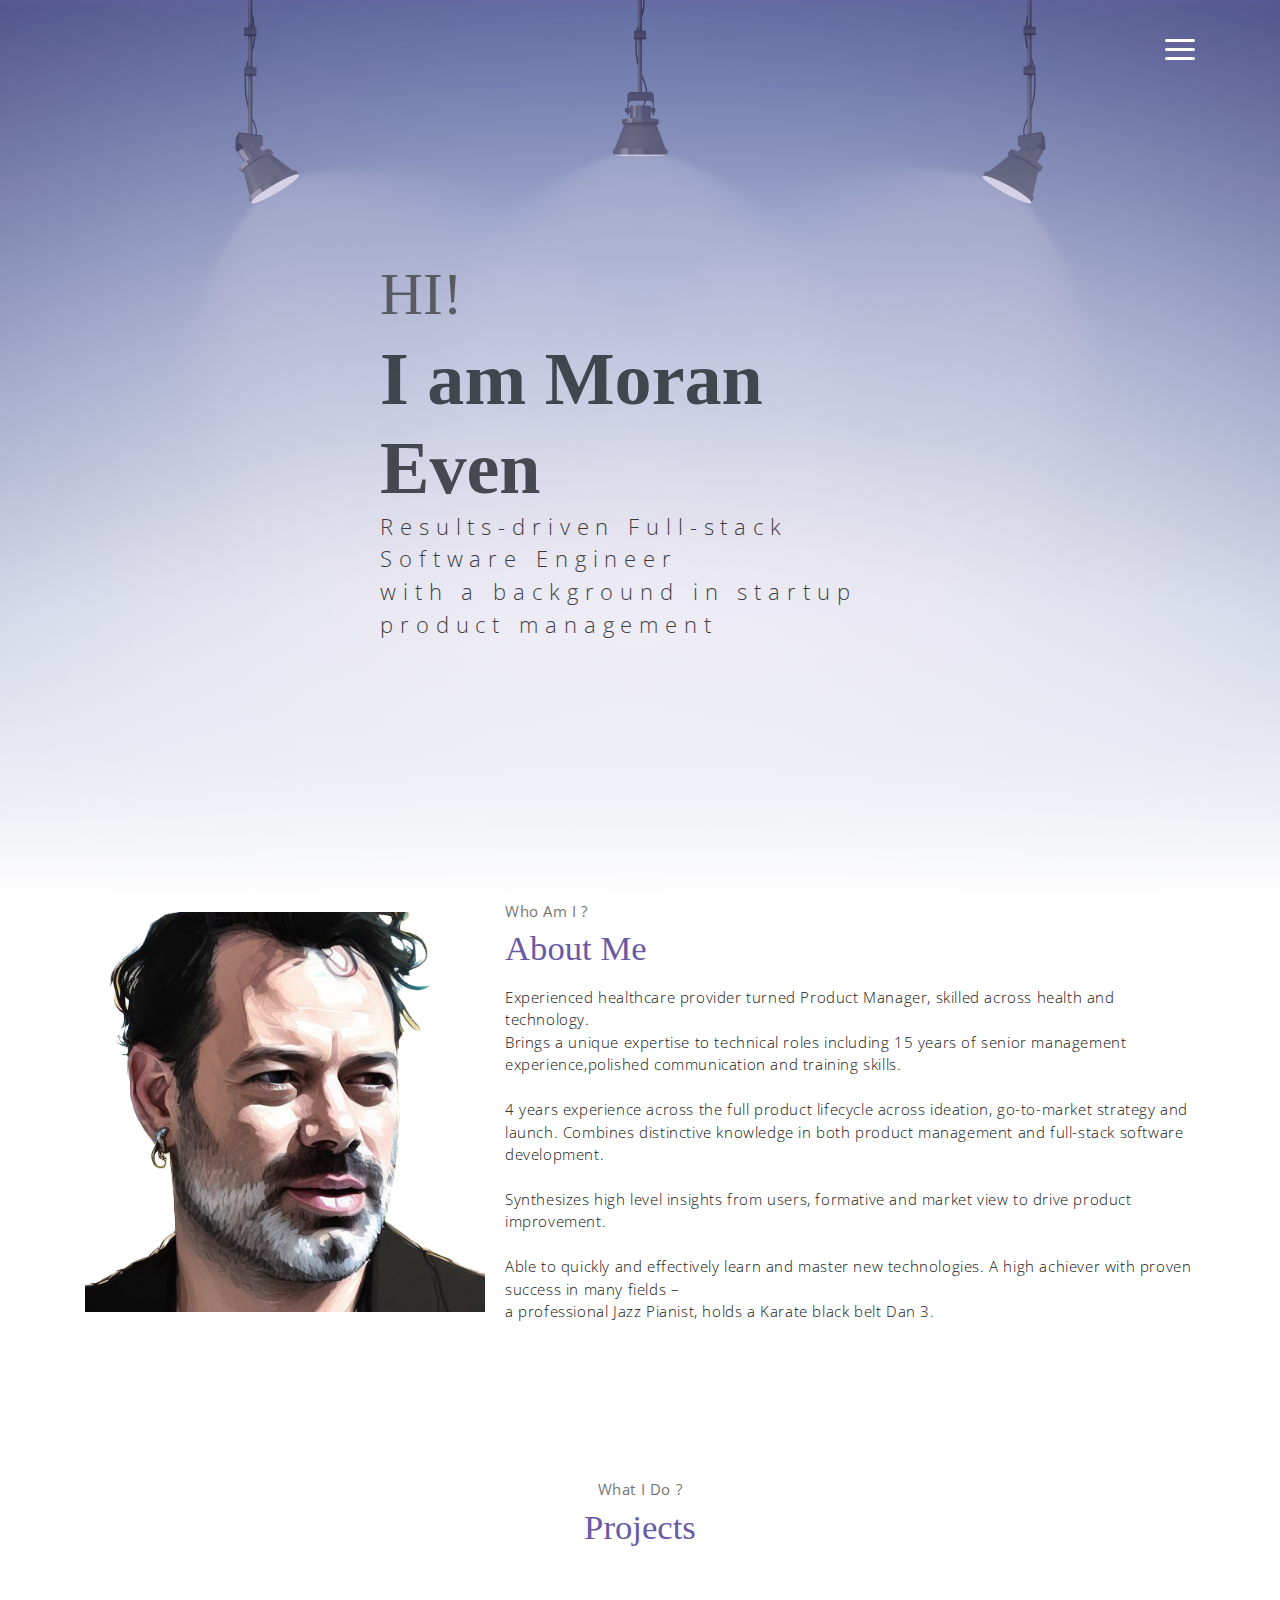
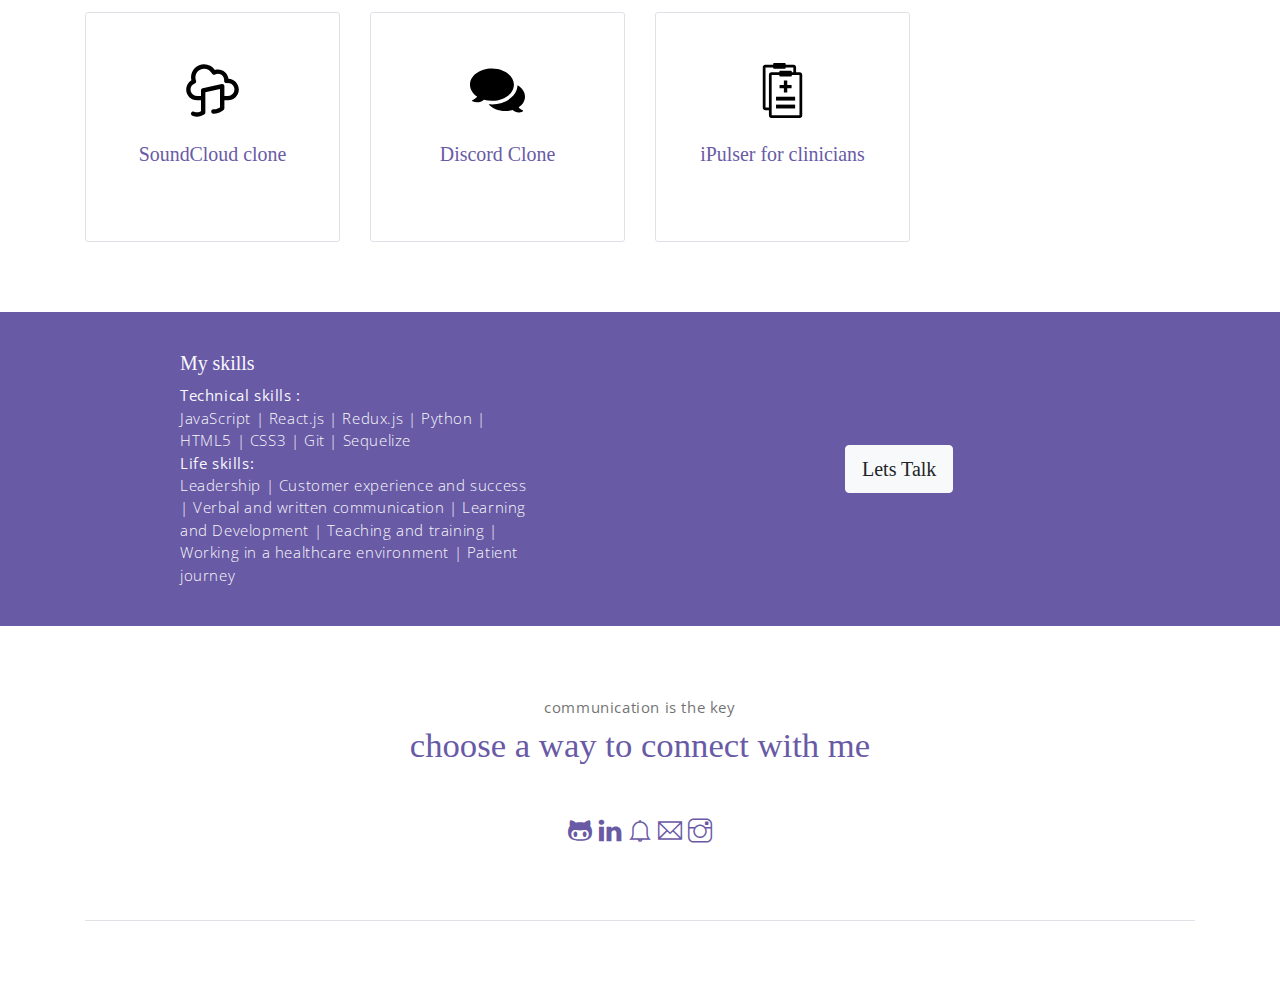
<file: index.html>
<!DOCTYPE html>
<html lang="en">

<head>
    <meta charset="utf-8">
    <meta name="viewport" content="width=device-width, initial-scale=1, shrink-to-fit=no">
    <meta name="description" content="Start your development with Meyawo landing page.">
    <meta name="author" content="Devcrud">
    <title>Meyawo Landing page | Free Bootstrap 4.3.x landing page</title>
    <!-- font icons -->
    <link rel="stylesheet" href="assets/vendors/themify-icons/css/themify-icons.css">
    <!-- Bootstrap + Meyawo main styles -->
    <link rel="stylesheet" href="assets/css/meyawo.css">
</head>

<body data-spy="scroll" data-target=".navbar" data-offset="40" id="home">

    <!-- Page Navbar -->
    <nav class="custom-navbar" data-spy="affix" data-offset-top="20">
        <div class="container">
            
            <ul class="nav">
                <li class="item">
                    <a class="link" href="#home">Home</a>
                </li>
                <li class="item">
                    <a class="link" href="#about">About</a>
                </li>
                <li class="item">
                    <a class="link" href="#projects">Portfolio</a>
                </li>
               
                <li class="item">
                    <a class="link" href="#contact">Contact</a>
                </li>
                
            </ul>
            <a href="javascript:void(0)" id="nav-toggle" class="hamburger hamburger--elastic">
                <div class="hamburger-box">
                    <div class="hamburger-inner"></div>
                </div>
            </a>
        </div>
    </nav><!-- End of Page Navbar -->

    <!-- page header -->
    <header id="home" class="header">
        <div class="overlay"></div>
        <div class="header-content container">
            <h1 class="header-title">
                <span class="up">HI!</span>
                <span class="down">I am Moran Even</span>
            </h1>
            <p class="header-subtitle">Results-driven Full-stack Software Engineer <br> with a background in startup product management</p>

           
        </div>
    </header><!-- end of page header -->

    <!-- about section -->
    <section class="section pt-0" id="about">
        <!-- container -->
        <div class="container text-center">
            <!-- about wrapper -->
            <div class="about">
                <div class="about-img-holder">
                    <img src="assets/imgs/man.png" class="about-img"
                        alt="Download free bootstrap 4 landing page, free boootstrap 4 templates, Download free bootstrap 4.1 landing page, free boootstrap 4.1.1 templates, meyawo Landing page">
                </div>
                <div class="about-caption">
                    <p class="section-subtitle">Who Am I ?</p>
                    <h2 class="section-title mb-3">About Me</h2>
                    <p>
                        Experienced healthcare provider turned Product Manager, skilled across health and technology.<br>
                        Brings a unique expertise to technical roles including 15 years of senior management experience,polished communication and training skills. <br> 
                        <br>4 years experience across the full product lifecycle across ideation, go-to-market strategy and launch.
                        Combines distinctive knowledge in both product management and full-stack software development. <br>
                        <br>Synthesizes high level insights from users, formative and market view to drive product improvement.<br>
                       
                        <br> Able to quickly and effectively learn and master new technologies. 
                        A high achiever with proven success in many fields – <br> a professional Jazz Pianist, holds a Karate black belt Dan 3.
                       
                    </p>
                    
                </div>
            </div><!-- end of about wrapper -->
        </div><!-- end of container -->
    </section> <!-- end of about section -->

    <!-- service section -->
    <section class="section" id="projects">
        <div class="container text-center">
            <p class="section-subtitle">What I Do ?</p>
            <h6 class="section-title mb-6">Projects</h6>
            <!-- row -->
            <div class="row">
                <div class="col-md-6 col-lg-3">
                    <div class="service-card">
                        <a href='https://on-the-stage.herokuapp.com/' target="_blank" rel="noopener noreferrer">
                        <div class="body">
                            <img src="assets/imgs/music.svg"
                                alt="Download free bootstrap 4 landing page, free boootstrap 4 templates, Download free bootstrap 4.1 landing page, free boootstrap 4.1.1 templates, meyawo Landing page"
                                class="icon">
                            <h6 class="title" >SoundCloud clone</h6>
                            <p class="subtitle">A SoundCloud clone, work in progress, using node.js, React ,redux express.js and sequelize</p>
                        </div>
                        </a>
                    </div>
                </div>
                <div class="col-md-6 col-lg-3">
                    <div class="service-card">
                         <a href='https://q-cord.onrender.com/' target="_blank" rel="noopener noreferrer">
                        <div class="body">
                            <img src="assets/imgs/chat.svg"
                                alt="Download free bootstrap 4 landing page, free boootstrap 4 templates, Download free bootstrap 4.1 landing page, free boootstrap 4.1.1 templates, meyawo Landing page"
                                class="icon">
                            <h6 class="title">Discord Clone</h6>
                            <p class="subtitle"> Technologies: Java-script, React.js, Redux, flask, python, sqlAlchemy</p>
                        </div>
                        </a>
                    </div>
                </div>
                <div class="col-md-6 col-lg-3">
                    <div class="service-card">
                         <a href='https://ipulser-clinicians.onrender.com/' target="_blank" rel="noopener noreferrer">
                        <div class="body">
                            <img src="assets/imgs/clinic.svg"
                                alt="Download free bootstrap 4 landing page, free boootstrap 4 templates, Download free bootstrap 4.1 landing page, free boootstrap 4.1.1 templates, meyawo Landing page"
                                class="icon">
                            <h6 class="title">iPulser for clinicians</h6>
                            <p class="subtitle">A real life project for iPulser.com
                    </div>
                    </a>
                </div>
                
            </div><!-- end of row -->
        </div>
    </section><!-- end of service section -->

    <!-- portfolio section -->
   

   
    <!-- section -->
    <section class="section-sm bg-primary">
        <!-- container -->
        <div class="container text-center text-sm-left">
            <!-- row -->
            <div class="row align-items-center">
                <div class="col-sm offset-md-1 mb-4 mb-md-0">
                    <h6 class="title text-light">My skills</h6>
                    <p class="m-0 text-light"> <b>Technical skills : </b><br> JavaScript | React.js | Redux.js | Python | HTML5 | CSS3 | Git | Sequelize <br>
                    <b>Life skills:</b> 
                    <br> Leadership | Customer experience and success | Verbal and written communication | Learning and Development | Teaching and training |
                    Working in a healthcare environment | Patient journey 
                    
                    </p>
                </div>
                <div class="col-sm offset-sm-2 offset-md-3">
                     <a class="link" href="#contact">
                    <button class="btn btn-lg my-font btn-light rounded">Lets Talk</button>
                    </a>
                </div>
            </div> <!-- end of row -->
        </div> <!-- end of container -->
    </section> <!-- end of section -->

    <!-- testimonial section -->
    <!-- <section class="section" id="testmonial">
        <div class="container text-center">
            <p class="section-subtitle">What Think Client About Me ?</p>
            <h6 class="section-title mb-6">Testmonial</h6>

           
            <div class="row">
                <div class="col-md-6">
                    <div class="testimonial-card">
                        <div class="testimonial-card-img-holder">
                            <img src="assets/imgs/avatar2.jpg" class="testimonial-card-img"
                                alt="Download free bootstrap 4 landing page, free boootstrap 4 templates, Download free bootstrap 4.1 landing page, free boootstrap 4.1.1 templates, meyawo Landing page">
                        </div>
                        <div class="testimonial-card-body">
                            <p class="testimonial-card-subtitle">Lorem ipsum dolor sit amet, consectetur adipisicing
                                elit. Eaque doloribus autem aperiam earum nostrum omnis blanditiis corporis perspiciatis
                                adipisci nihil.</p>
                            <h6 class="testimonial-card-title">Emily Reb</h6>
                        </div>
                    </div>
                </div>
                <div class="col-md-6">
                    <div class="testimonial-card">
                        <div class="testimonial-card-img-holder">
                            <img src="assets/imgs/avatar3.jpg" class="testimonial-card-img"
                                alt="Download free bootstrap 4 landing page, free boootstrap 4 templates, Download free bootstrap 4.1 landing page, free boootstrap 4.1.1 templates, meyawo Landing page">
                        </div>
                        <div class="testimonial-card-body">
                            <p class="testimonial-card-subtitle">Lorem ipsum dolor sit amet, consectetur adipisicing
                                elit. Eaque doloribus autem aperiam earum nostrum omnis blanditiis corporis perspiciatis
                                adipisci nihil.</p>
                            <h6 class="testimonial-card-title">Emily Reb</h6>
                        </div>
                    </div>
                </div>
            </div>
        </div>  end of container -->
    <!-- </section> end of testimonial section --> 

    <!-- blog section -->
    <!-- <section class="section" id="blog">
       
        <div class="container text-center">
            <p class="section-subtitle">Recent Posts?</p>
            <h6 class="section-title mb-6">Blog</h6>
            
            <div class="blog-card">
                <div class="blog-card-header">
                    <img src="assets/imgs/img-1.jpg" class="blog-card-img"
                        alt="Download free bootstrap 4 landing page, free boootstrap 4 templates, Download free bootstrap 4.1 landing page, free boootstrap 4.1.1 templates, meyawo Landing page">
                </div>
                <div class="blog-card-body">
                    <h5 class="blog-card-title">Consectetur adipisicing elit</h6>

                        <p class="blog-card-caption">
                            <a href="#">By: Admin</a>
                            <a href="#"><i class="ti-heart text-danger"></i> 234</a>
                            <a href="#"><i class="ti-comment"></i> 123</a>
                        </p>
                        <p>Lorem ipsum dolor sit amet, consectetur adipisicing elit. Amet nesciunt qui sit velit
                            delectus voluptates, repellat ipsum culpa id deleniti. Rerum debitis facilis accusantium
                            neque numquam mollitia modi quasi distinctio.</p>

                        <p><b>Necessitatibus nihil impedit! Ex nisi eveniet, dolor aliquid consequuntur repudiandae.</b>
                        </p>
                        <p>Magnam in repellat enim harum omnis aperiam! Explicabo illo, commodi, dolor blanditiis
                            cupiditate harum nisi vero accusamus laudantium voluptatibus dolores quae obcaecati.</p>

                        <a href="#" class="blog-card-link">Read more <i class="ti-angle-double-right"></i></a>
                </div>
            </div>end of blog wrapper -->

            <!-- blog-wrapper -->
            

    <!-- contact section -->
    <section class="section" id="contact">
        <div class="container text-center">
            <p class="section-subtitle">communication is the key</p>
            <h6 class="section-title mb-5">choose a way to connect with me</h6>
             <a href="https://github.com/MEven44" class="link"><i class="ti-github"></i></a>
                <a href="https://www.linkedin.com/in/moran-even/" class="link"><i class="ti-linkedin"></i></a>
                <a href="https://angel.co/u/moran-even-1" class="link"><i class="ti-bell"></i></a>
                <a href="https://docs.google.com/forms/d/e/1FAIpQLScidlPFzwj3ZmUUqlJc263skCijyyi1HIahmTPYLuPkEUy8xQ/viewform?usp=pp_url" class="link"><i class="ti-email"></i></a>
                <a href="https://www.instagram.com/moran_jazzmotion/" class="link"><i class="ti-instagram"></i></a>
            <!-- contact form -->
            <!-- <form action="" class="contact-form col-md-10 col-lg-8 m-auto">
                <div class="form-row">
                    <div class="form-group col-sm-6">
                        <input type="text" size="50" class="form-control" placeholder="Your Name" required>
                    </div>
                    <div class="form-group col-sm-6">
                        <input type="email" class="form-control" placeholder="Enter Email" requried>
                    </div>
                    <div class="form-group col-sm-12">
                        <textarea name="comment" id="comment" rows="6" class="form-control"
                            placeholder="Massege Moran"></textarea>
                    </div>
                    <div class="form-group col-sm-12 mt-3">
                        <input type="submit" value="Send Message" class="btn btn-outline-primary rounded">
                    </div>
                </div>
            </form>end of contact form -->
        </div><!-- end of container -->
    </section><!-- end of contact section -->

    <!-- footer -->
    <div class="container">
        <footer class="footer">
            <!-- <p class="mb-0">Copyright
                <script>document.write(new Date().getFullYear())</script> &copy; <a
                    href="http://www.devcrud.com">DevCRUD</a> Distribution <a
                    href="https://themewagon.com">ThemeWagon</a>
            </p> -->
            <div class="social-links text-right m-auto ml-sm-auto">
               
                
            </div>
        </footer>
    </div> <!-- end of page footer -->

    <!-- core  -->
    <script src="assets/vendors/jquery/jquery-3.4.1.js"></script>
    <script src="assets/vendors/bootstrap/bootstrap.bundle.js"></script>

    <!-- bootstrap 3 affix -->
    <script src="assets/vendors/bootstrap/bootstrap.affix.js"></script>

    <!-- Meyawo js -->
    <script src="assets/js/meyawo.js"></script>

</body>

</html>
</file>
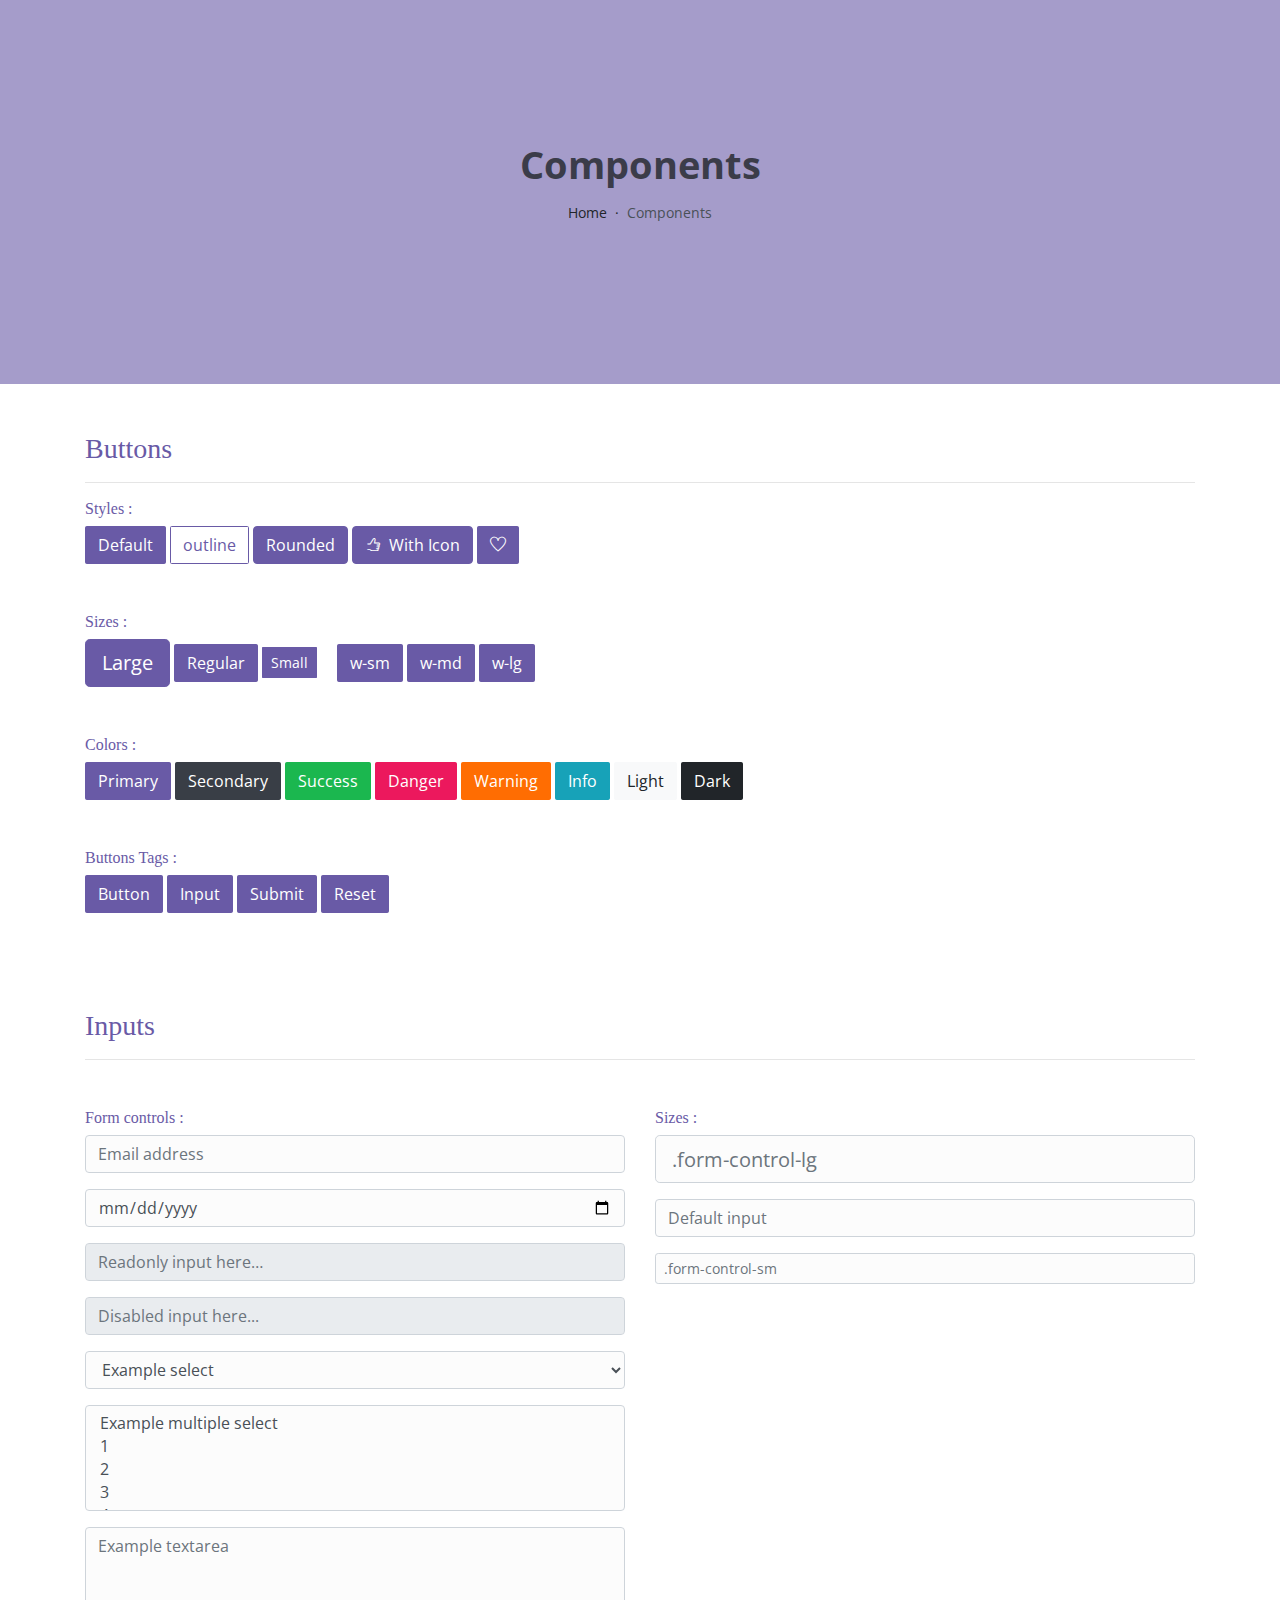
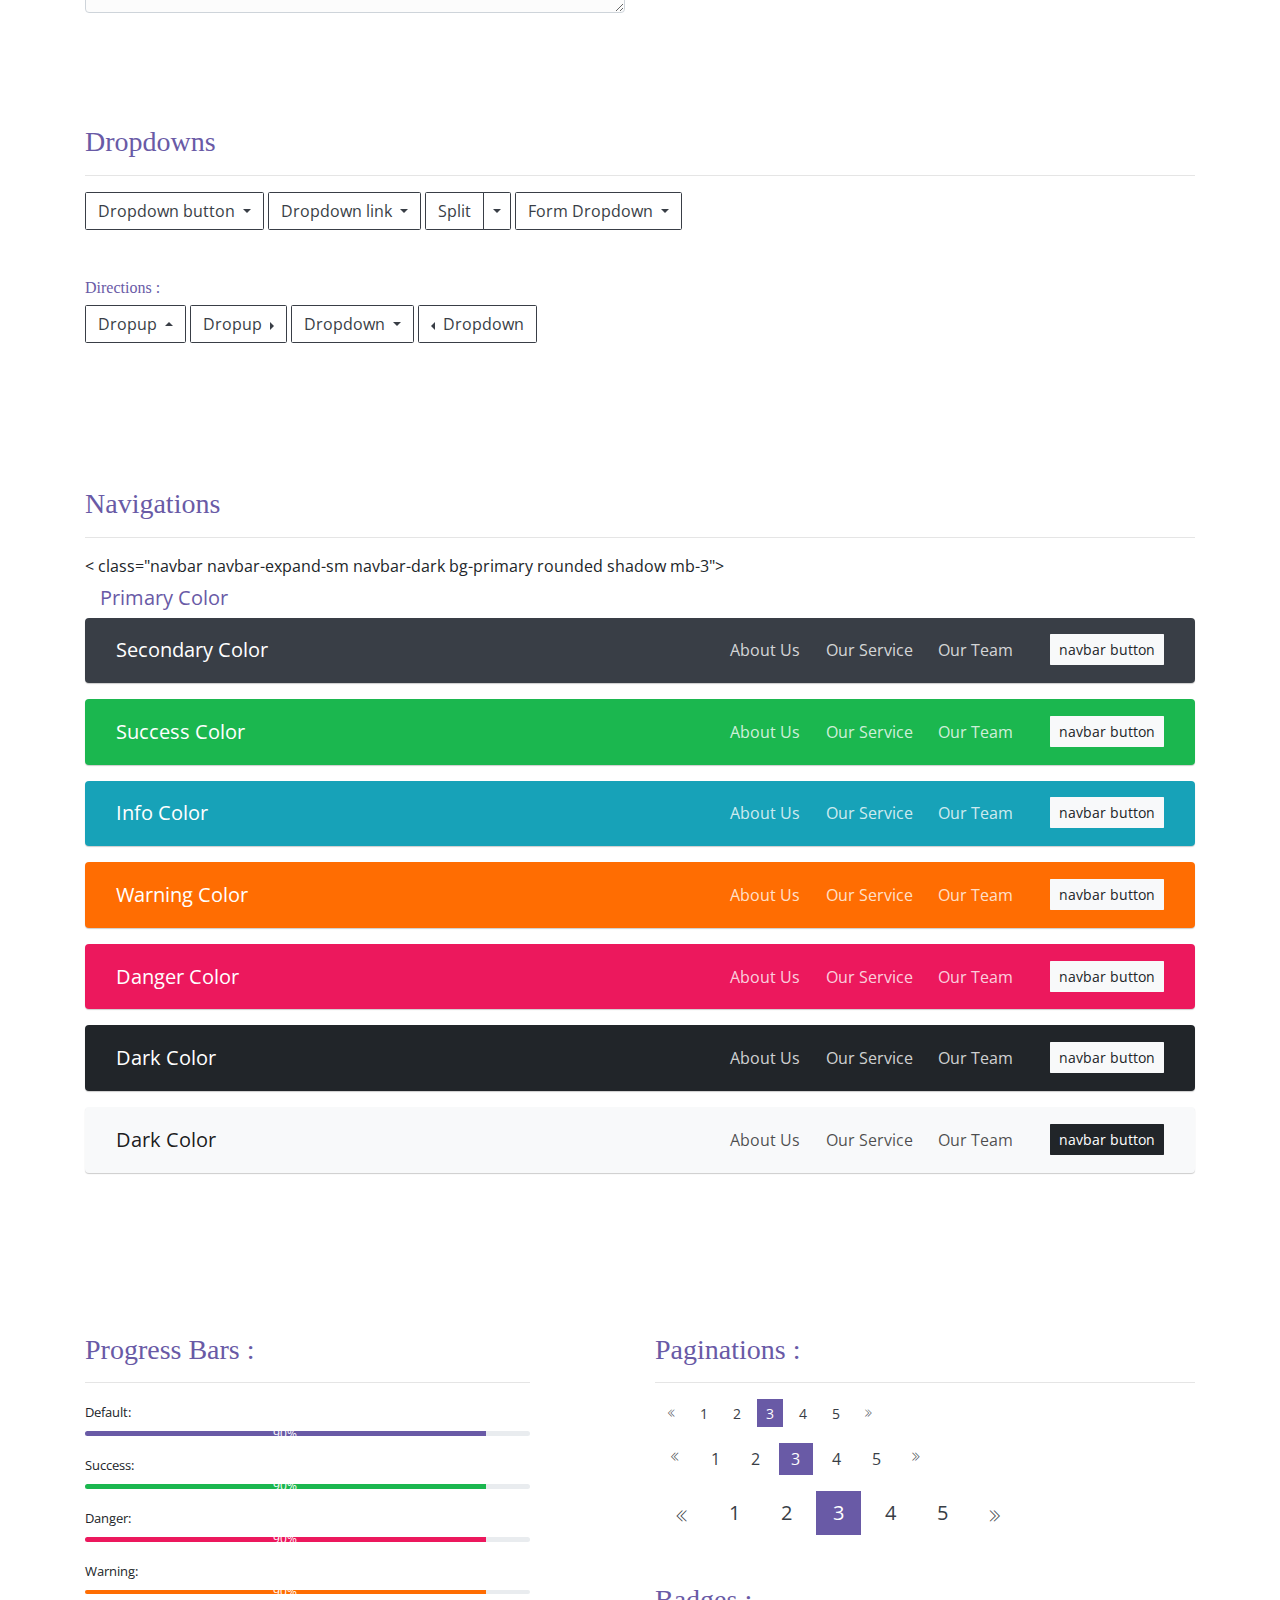
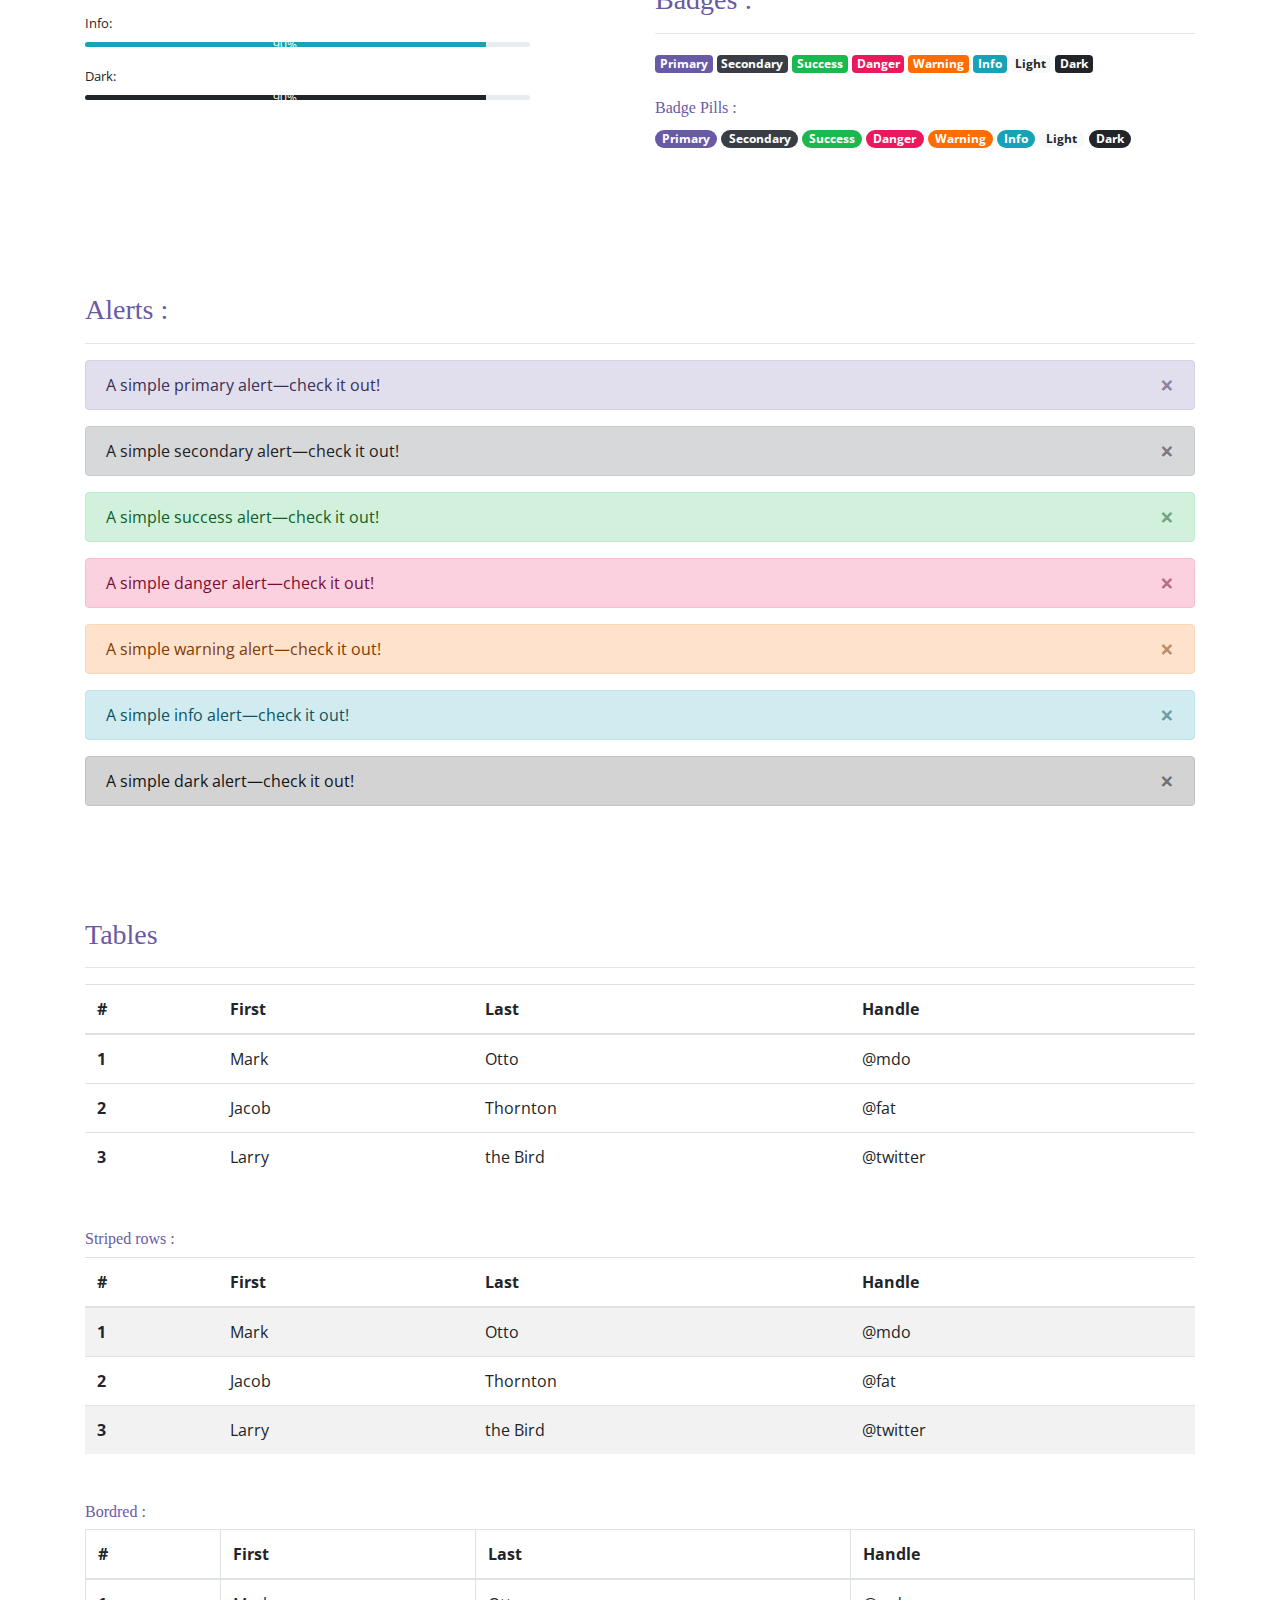
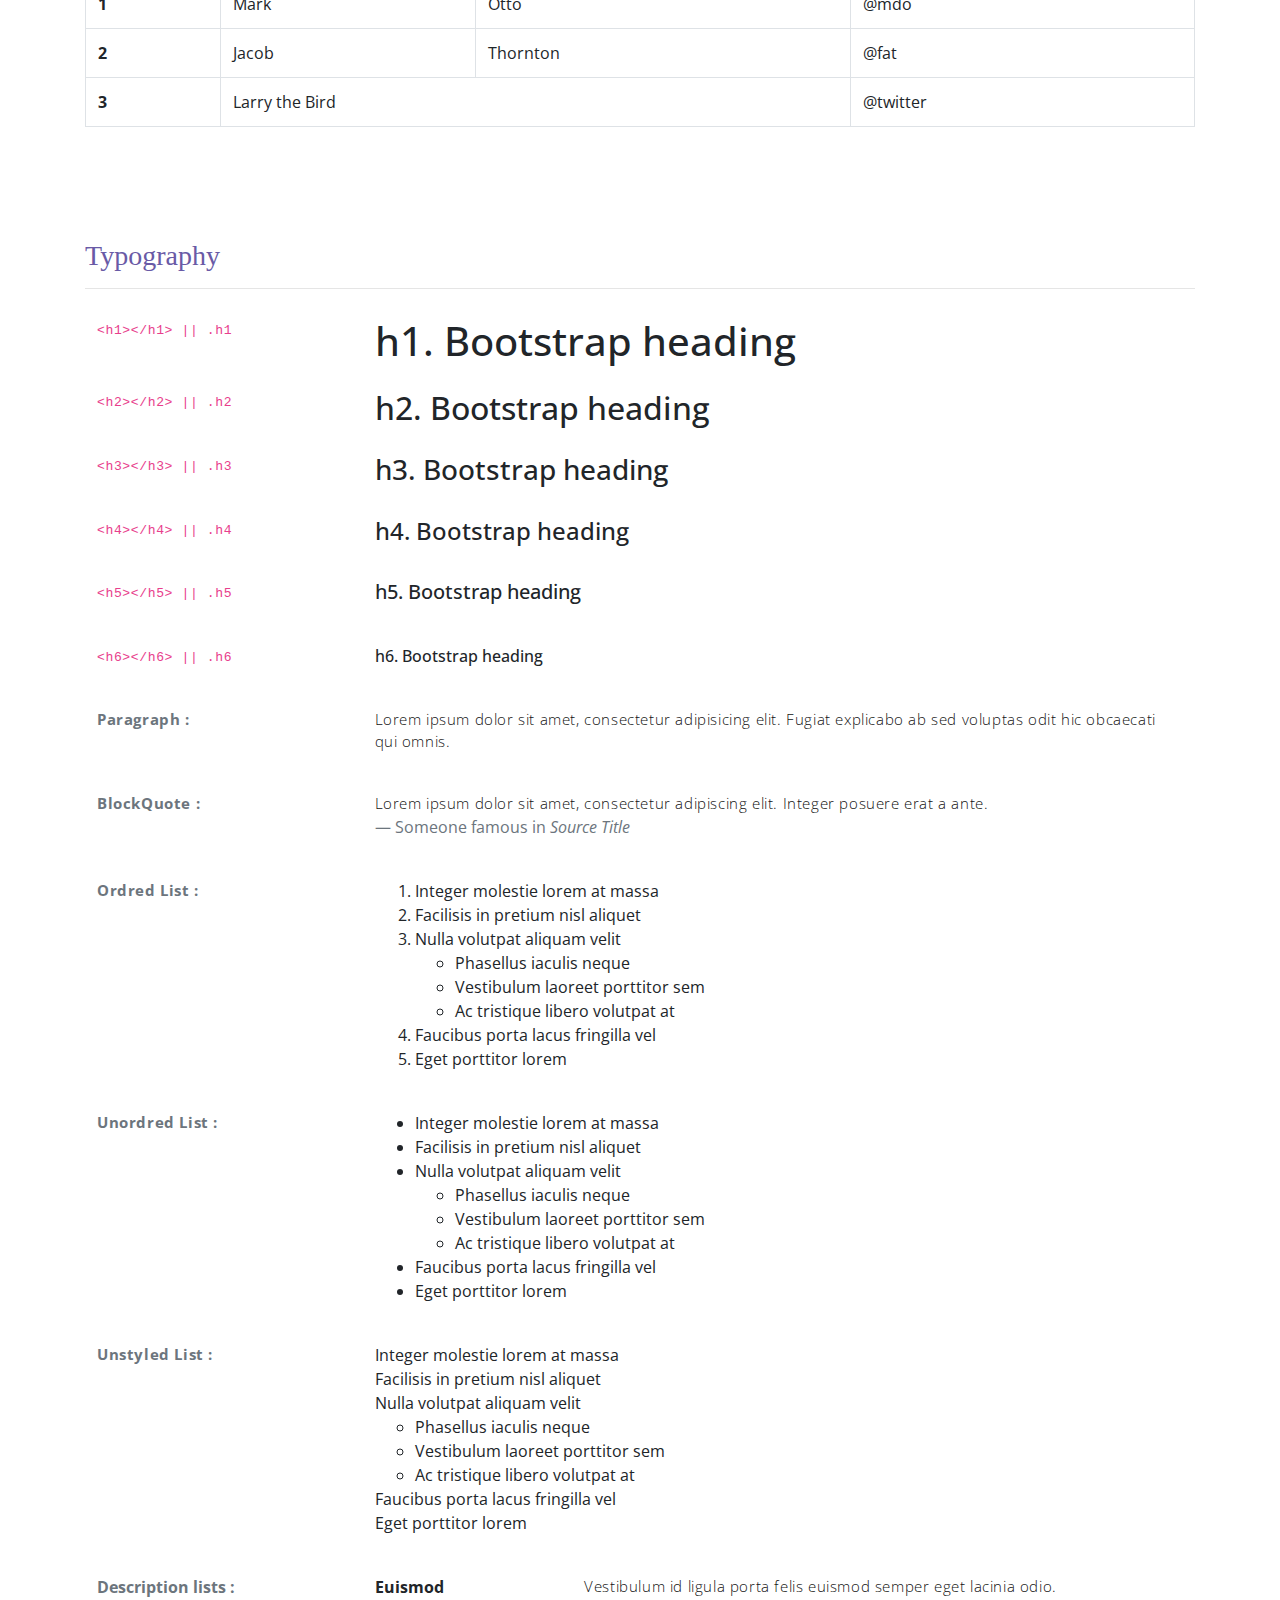
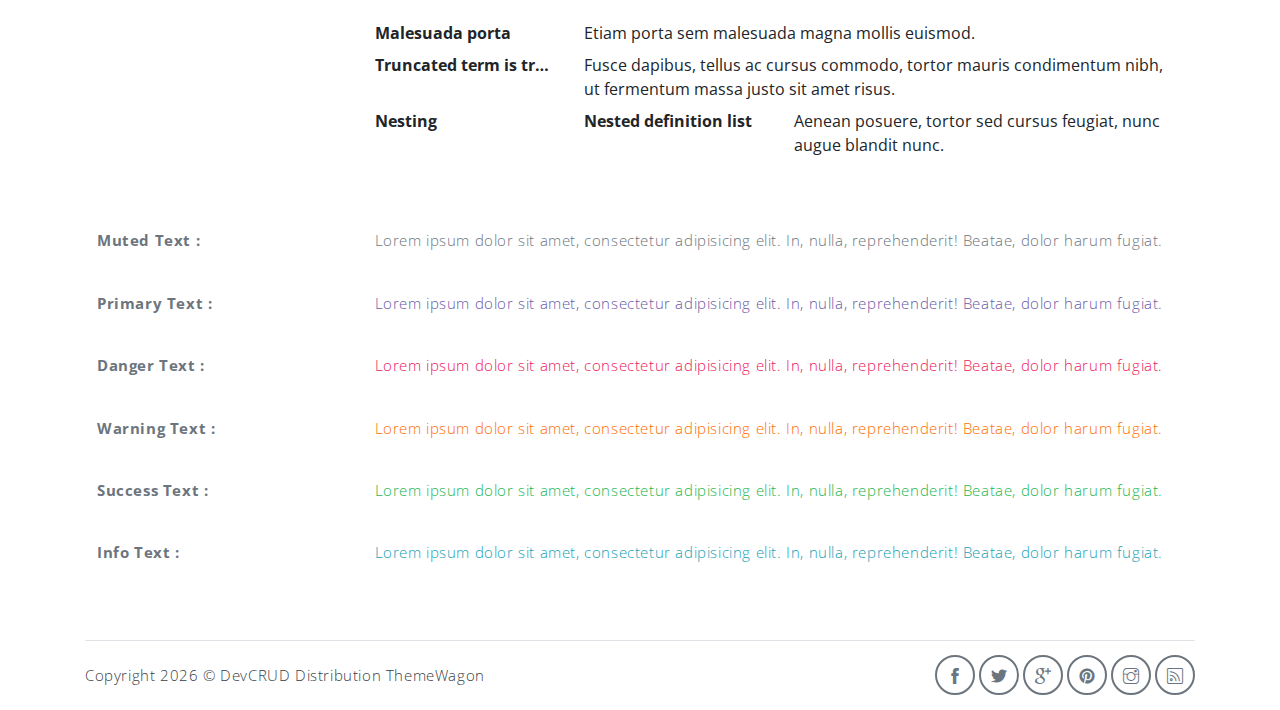
<file: components.html>
<!DOCTYPE html>
<html lang="en">

<head>
   <meta charset="utf-8">
   <meta name="viewport" content="width=device-width, initial-scale=1, shrink-to-fit=no">
   <meta name="description" content="Start your development with Meyawo landing page.">
   <meta name="author" content="Devcrud">
   <title>Meyawo Landing page | Components</title>
   <!-- font icons -->
   <link rel="stylesheet" href="assets/vendors/themify-icons/css/themify-icons.css">
   <!-- Bootstrap + Steller  -->
   <link rel="stylesheet" href="assets/css/meyawo.css">
</head>

<body>

   <!-- Page Header -->
   <header class="header header-mini">
      <div class="header-title">Components</div>
      <nav aria-label="breadcrumb">
         <ol class="breadcrumb">
            <li class="breadcrumb-item"><a href="/">Home</a></li>
            <li class="breadcrumb-item active" aria-current="page">Components</li>
         </ol>
      </nav>
   </header> <!-- End Of Page Header -->

   <!-- main content -->
   <div class="container">

      <!-- Buttons -->
      <h3 class="mt-5">Buttons</h3>
      <hr>
      <h6 class="section-secondary-title">Styles :</h6>
      <button class="btn btn-primary">Default</button>
      <button class="btn btn-outline-primary">outline</button>
      <button class="btn btn-primary rounded">Rounded</button>
      <button class="btn btn-primary rounded"><i class="ti-thumb-up pr-1"></i> With Icon</button>
      <button class="btn btn-primary circle"><i class="ti-heart"></i></button>

      <h6 class="section-secondary-title mt-5">Sizes :</h6>
      <button class="btn btn-primary btn-lg">Large</button>
      <button class="btn btn-primary ">Regular</button>
      <button class="btn btn-primary btn-sm">Small</button>
      <button class="btn btn-primary w-sm ml-3">w-sm</button>
      <button class="btn btn-primary w-md">w-md</button>
      <button class="btn btn-primary w-lg">w-lg</button>

      <h6 class="section-secondary-title mt-5">Colors :</h6>
      <button type="button" class="btn btn-primary">Primary</button>
      <button type="button" class="btn btn-secondary">Secondary</button>
      <button type="button" class="btn btn-success">Success</button>
      <button type="button" class="btn btn-danger">Danger</button>
      <button type="button" class="btn btn-warning">Warning</button>
      <button type="button" class="btn btn-info">Info</button>
      <button type="button" class="btn btn-light">Light</button>
      <button type="button" class="btn btn-dark">Dark</button>

      <h6 class="section-secondary-title mt-5">Buttons Tags :</h6>
      <button class="btn btn-primary" type="submit">Button</button>
      <input class="btn btn-primary" type="button" value="Input">
      <input class="btn btn-primary" type="submit" value="Submit">
      <input class="btn btn-primary" type="reset" value="Reset">

      <!-- devider -->
      <div class="py-5"></div>

      <!-- Inputs -->
      <h3>Inputs</h3>
      <hr>
      <div class="row mt-5">
         <div class="col-md-6">
            <h6 class="section-secondary-title">Form controls :</h6>
            <div class="form-group">
               <input type="email" class="form-control" id="exampleFormControlInput1" placeholder="Email address">
            </div>
            <div class="form-group">
               <input type="date" class="form-control" id="exampleFormControlInput1" placeholder="Date">
            </div>
            <div class="form-group">
               <input class="form-control" type="text" placeholder="Readonly input here…" readonly>
            </div>
            <div class="form-group">
               <input class="form-control" id="disabledInput" type="text" placeholder="Disabled input here..." disabled>
            </div>
            <div class="form-group">
               <select class="form-control" id="exampleFormControlSelect1">
                  <option>Example select</option>
                  <option>1</option>
                  <option>2</option>
                  <option>3</option>
                  <option>4</option>
                  <option>5</option>
               </select>
            </div>
            <div class="form-group">
               <select multiple class="form-control" id="exampleFormControlSelect2">
                  <option>Example multiple select</option>
                  <option>1</option>
                  <option>2</option>
                  <option>3</option>
                  <option>4</option>
                  <option>5</option>
               </select>
            </div>
            <div class="form-group">
               <textarea class="form-control" id="exampleFormControlTextarea1" rows="3"
                  placeholder="Example textarea"></textarea>
            </div>
         </div>
         <div class="col-md-6">
            <h6 class="section-secondary-title">Sizes :</h6>
            <div class="form-group">
               <input class="form-control form-control-lg" type="text" placeholder=".form-control-lg">
            </div>
            <div class="form-group">
               <input class="form-control" type="text" placeholder="Default input">
            </div>
            <div class="form-group">
               <input class="form-control form-control-sm" type="text" placeholder=".form-control-sm">
            </div>
         </div>
      </div> <!-- end of inputs -->

      <!-- devider -->
      <div class="py-5"></div>

      <!-- Dropdowns -->
      <h3 class="components-section-title font-weight-normal">Dropdowns</h3>
      <hr>
      <div class="dropdown d-inline-block">
         <button class="btn btn-outline-secondary dropdown-toggle" type="button" id="dropdownMenuButton"
            data-toggle="dropdown" aria-haspopup="true" aria-expanded="false">
            Dropdown button
         </button>
         <div class="dropdown-menu" aria-labelledby="dropdownMenuButton">
            <a class="dropdown-item" href="#">Action</a>
            <a class="dropdown-item" href="#">Another action</a>
            <a class="dropdown-item" href="#">Something else here</a>
         </div>
      </div>
      <div class="dropdown d-inline-block">
         <a class="btn btn-outline-secondary dropdown-toggle" href="#" role="button" id="dropdownMenuLink"
            data-toggle="dropdown" aria-haspopup="true" aria-expanded="false">
            Dropdown link
         </a>
         <div class="dropdown-menu" aria-labelledby="dropdownMenuLink">
            <a class="dropdown-item" href="#">Action</a>
            <a class="dropdown-item" href="#">Another action</a>
            <a class="dropdown-item" href="#">Something else here</a>
         </div>
      </div>
      <div class="btn-group">
         <button type="button" class="btn btn-outline-secondary">Split</button>
         <button type="button" class="btn btn-outline-secondary dropdown-toggle dropdown-toggle-split"
            data-toggle="dropdown" aria-haspopup="true" aria-expanded="false">
            <span class="sr-only">Toggle Dropdown</span>
         </button>
         <div class="dropdown-menu">
            <a class="dropdown-item" href="#">Action</a>
            <a class="dropdown-item" href="#">Another action</a>
            <a class="dropdown-item" href="#">Something else here</a>
            <div class="dropdown-divider"></div>
            <a class="dropdown-item" href="#">Separated link</a>
         </div>
      </div>
      <div class="btn-group">
         <button class="btn btn-outline-secondary dropdown-toggle" type="button" id="dropdownMenuButton"
            data-toggle="dropdown" aria-haspopup="true" aria-expanded="false">
            Form Dropdown
         </button>
         <div class="dropdown-menu form">
            <form class="px-4 py-3">
               <div class="form-group">
                  <input type="email" class="form-control" id="exampleDropdownFormEmail1"
                     placeholder="email@example.com">
               </div>
               <div class="form-group">
                  <input type="password" class="form-control" id="exampleDropdownFormPassword1" placeholder="Password">
               </div>
               <div class="form-check mb-3">
                  <input type="checkbox" class="form-check-input" id="dropdownCheck">
                  <label class="form-check-label" for="dropdownCheck">
                     Remember me
                  </label>
               </div>
               <button type="submit" class="btn btn-primary btn-block">Sign in</button>
            </form>
            <div class="dropdown-divider"></div>
            <a class="dropdown-item" href="#"><small>New around here? Sign up</small></a>
            <a class="dropdown-item" href="#"><small>Forgot password?</small></a>
         </div>
      </div>
      <h6 class="section-secondary-title mt-5">Directions :</h6>
      <div class="btn-group dropup">
         <button type="button" class="btn btn-outline-secondary dropdown-toggle" data-toggle="dropdown"
            aria-haspopup="true" aria-expanded="false">
            Dropup
         </button>
         <div class="dropdown-menu">
            <a class="dropdown-item" href="#">Action</a>
            <a class="dropdown-item" href="#">Another action</a>
            <a class="dropdown-item" href="#">Something else here</a>
            <div class="dropdown-divider"></div>
            <a class="dropdown-item" href="#">Separated link</a>
         </div>
      </div>
      <div class="btn-group dropright">
         <button type="button" class="btn btn-outline-secondary dropdown-toggle" data-toggle="dropdown"
            aria-haspopup="true" aria-expanded="false">
            Dropup
         </button>
         <div class="dropdown-menu">
            <a class="dropdown-item" href="#">Action</a>
            <a class="dropdown-item" href="#">Another action</a>
            <a class="dropdown-item" href="#">Something else here</a>
            <div class="dropdown-divider"></div>
            <a class="dropdown-item" href="#">Separated link</a>
         </div>
      </div>
      <div class="btn-group">
         <button type="button" class="btn btn-outline-secondary dropdown-toggle" data-toggle="dropdown"
            aria-haspopup="true" aria-expanded="false">
            Dropdown
         </button>
         <div class="dropdown-menu">
            <a class="dropdown-item" href="#">Action</a>
            <a class="dropdown-item" href="#">Another action</a>
            <a class="dropdown-item" href="#">Something else here</a>
            <div class="dropdown-divider"></div>
            <a class="dropdown-item" href="#">Separated link</a>
         </div>
      </div>
      <div class="btn-group dropleft">
         <button type="button" class="btn btn-outline-secondary dropdown-toggle" data-toggle="dropdown"
            aria-haspopup="true" aria-expanded="false">
            Dropdown
         </button>
         <div class="dropdown-menu">
            <a class="dropdown-item" href="#">Action</a>
            <a class="dropdown-item" href="#">Another action</a>
            <a class="dropdown-item" href="#">Something else here</a>
            <div class="dropdown-divider"></div>
            <a class="dropdown-item" href="#">Separated link</a>
         </div>
      </div> <!-- end of Dropdowns -->

      <!-- devider -->
      <div class="py-5"></div>

      <!-- navbars -->
      <h3 class="components-section-title font-weight-normal mt-5">Navigations</h3>
      <hr>
      < class="navbar navbar-expand-sm navbar-dark bg-primary rounded shadow mb-3">
         <div class="container">
            <a class="navbar-brand" href="#">Primary Color</a>
            <button class="navbar-toggler ml-auto" type="button" data-toggle="collapse"
               data-target="#navbarSupportedContent" aria-controls="navbarSupportedContent" aria-expanded="false"
               aria-label="Toggle navigation">
               <span class="navbar-toggler-icon"></span>
            </button>
            <div class="collapse navbar-collapse" id="navbarSupportedContent">
               <ul class="navbar-nav ml-auto">
                  <li class="nav-item">
                     <a class="nav-link" href="#about">About Us</a>
                  </li>
                  <li class="nav-item">
                     <a class="nav-link" href="#service">Our Service</a>
                  </li>
                  <li class="nav-item">
                     <a class="nav-link" href="#team">Our Team</a>
                  </li>
                  <li class="nav-item">
                     <a href="#book-table" class="ml-4 mt-1 btn btn-light btn-sm">navbar button</a>
                  </li>
               </ul>
            </div>
         </div>
      </nav>
      <nav class="navbar navbar-expand-sm navbar-dark bg-secondary rounded shadow mb-3">
         <div class="container">
            <a class="navbar-brand" href="#">Secondary Color</a>
            <button class="navbar-toggler ml-auto" type="button" data-toggle="collapse"
               data-target="#navbarSupportedContent" aria-controls="navbarSupportedContent" aria-expanded="false"
               aria-label="Toggle navigation">
               <span class="navbar-toggler-icon"></span>
            </button>
            <div class="collapse navbar-collapse" id="navbarSupportedContent">
               <ul class="navbar-nav ml-auto">
                  <li class="nav-item">
                     <a class="nav-link" href="#about">About Us</a>
                  </li>
                  <li class="nav-item">
                     <a class="nav-link" href="#service">Our Service</a>
                  </li>
                  <li class="nav-item">
                     <a class="nav-link" href="#team">Our Team</a>
                  </li>
                  <li class="nav-item">
                     <a href="#book-table" class="ml-4 mt-1 btn btn-light btn-sm">navbar button</a>
                  </li>
               </ul>
            </div>
         </div>
      </nav>
      <nav class="navbar navbar-expand-sm navbar-dark bg-success rounded shadow mb-3">
         <div class="container">
            <a class="navbar-brand" href="#">Success Color</a>
            <button class="navbar-toggler ml-auto" type="button" data-toggle="collapse"
               data-target="#navbarSupportedContent" aria-controls="navbarSupportedContent" aria-expanded="false"
               aria-label="Toggle navigation">
               <span class="navbar-toggler-icon"></span>
            </button>
            <div class="collapse navbar-collapse" id="navbarSupportedContent">
               <ul class="navbar-nav ml-auto">
                  <li class="nav-item">
                     <a class="nav-link" href="#about">About Us</a>
                  </li>
                  <li class="nav-item">
                     <a class="nav-link" href="#service">Our Service</a>
                  </li>
                  <li class="nav-item">
                     <a class="nav-link" href="#team">Our Team</a>
                  </li>
                  <li class="nav-item">
                     <a href="#book-table" class="ml-4 mt-1 btn btn-light btn-sm">navbar button</a>
                  </li>
               </ul>
            </div>
         </div>
      </nav>
      <nav class="navbar navbar-expand-sm navbar-dark bg-info rounded shadow mb-3">
         <div class="container">
            <a class="navbar-brand" href="#">Info Color</a>
            <button class="navbar-toggler ml-auto" type="button" data-toggle="collapse"
               data-target="#navbarSupportedContent" aria-controls="navbarSupportedContent" aria-expanded="false"
               aria-label="Toggle navigation">
               <span class="navbar-toggler-icon"></span>
            </button>
            <div class="collapse navbar-collapse" id="navbarSupportedContent">
               <ul class="navbar-nav ml-auto">
                  <li class="nav-item">
                     <a class="nav-link" href="#about">About Us</a>
                  </li>
                  <li class="nav-item">
                     <a class="nav-link" href="#service">Our Service</a>
                  </li>
                  <li class="nav-item">
                     <a class="nav-link" href="#team">Our Team</a>
                  </li>
                  <li class="nav-item">
                     <a href="#book-table" class="ml-4 mt-1 btn btn-light btn-sm">navbar button</a>
                  </li>
               </ul>
            </div>
         </div>
      </nav>
      <nav class="navbar navbar-expand-sm navbar-dark bg-warning rounded shadow mb-3">
         <div class="container">
            <a class="navbar-brand" href="#">Warning Color</a>
            <button class="navbar-toggler ml-auto" type="button" data-toggle="collapse"
               data-target="#navbarSupportedContent" aria-controls="navbarSupportedContent" aria-expanded="false"
               aria-label="Toggle navigation">
               <span class="navbar-toggler-icon"></span>
            </button>
            <div class="collapse navbar-collapse" id="navbarSupportedContent">
               <ul class="navbar-nav ml-auto">
                  <li class="nav-item">
                     <a class="nav-link" href="#about">About Us</a>
                  </li>
                  <li class="nav-item">
                     <a class="nav-link" href="#service">Our Service</a>
                  </li>
                  <li class="nav-item">
                     <a class="nav-link" href="#team">Our Team</a>
                  </li>
                  <li class="nav-item">
                     <a href="#book-table" class="ml-4 mt-1 btn btn-light btn-sm">navbar button</a>
                  </li>
               </ul>
            </div>
         </div>
      </nav>
      <nav class="navbar navbar-expand-sm navbar-dark bg-danger rounded shadow mb-3">
         <div class="container">
            <a class="navbar-brand" href="#">Danger Color</a>
            <button class="navbar-toggler ml-auto" type="button" data-toggle="collapse"
               data-target="#navbarSupportedContent" aria-controls="navbarSupportedContent" aria-expanded="false"
               aria-label="Toggle navigation">
               <span class="navbar-toggler-icon"></span>
            </button>
            <div class="collapse navbar-collapse" id="navbarSupportedContent">
               <ul class="navbar-nav ml-auto">
                  <li class="nav-item">
                     <a class="nav-link" href="#about">About Us</a>
                  </li>
                  <li class="nav-item">
                     <a class="nav-link" href="#service">Our Service</a>
                  </li>
                  <li class="nav-item">
                     <a class="nav-link" href="#team">Our Team</a>
                  </li>
                  <li class="nav-item">
                     <a href="#book-table" class="ml-4 mt-1 btn btn-light btn-sm">navbar button</a>
                  </li>
               </ul>
            </div>
         </div>
      </nav>
      <nav class="navbar navbar-expand-sm navbar-dark bg-dark rounded shadow mb-3">
         <div class="container">
            <a class="navbar-brand" href="#">Dark Color</a>
            <button class="navbar-toggler ml-auto" type="button" data-toggle="collapse"
               data-target="#navbarSupportedContent" aria-controls="navbarSupportedContent" aria-expanded="false"
               aria-label="Toggle navigation">
               <span class="navbar-toggler-icon"></span>
            </button>
            <div class="collapse navbar-collapse" id="navbarSupportedContent">
               <ul class="navbar-nav ml-auto">
                  <li class="nav-item">
                     <a class="nav-link" href="#about">About Us</a>
                  </li>
                  <li class="nav-item">
                     <a class="nav-link" href="#service">Our Service</a>
                  </li>
                  <li class="nav-item">
                     <a class="nav-link" href="#team">Our Team</a>
                  </li>
                  <li class="nav-item">
                     <a href="#book-table" class="ml-4 mt-1 btn btn-light btn-sm">navbar button</a>
                  </li>
               </ul>
            </div>
         </div>
      </nav>
      <nav class="navbar navbar-expand-sm navbar-light bg-light rounded shadow mb-3">
         <div class="container">
            <a class="navbar-brand" href="#">Dark Color</a>
            <button class="navbar-toggler ml-auto" type="button" data-toggle="collapse"
               data-target="#navbarSupportedContent" aria-controls="navbarSupportedContent" aria-expanded="false"
               aria-label="Toggle navigation">
               <span class="navbar-toggler-icon"></span>
            </button>
            <div class="collapse navbar-collapse" id="navbarSupportedContent">
               <ul class="navbar-nav ml-auto">
                  <li class="nav-item">
                     <a class="nav-link" href="#about">About Us</a>
                  </li>
                  <li class="nav-item">
                     <a class="nav-link" href="#service">Our Service</a>
                  </li>
                  <li class="nav-item">
                     <a class="nav-link" href="#team">Our Team</a>
                  </li>
                  <li class="nav-item">
                     <a href="#book-table" class="ml-4 mt-1 btn btn-dark btn-sm">navbar button</a>
                  </li>
               </ul>
            </div>
         </div>
      </nav>
      <!-- End of navbars -->

      <!-- devider -->
      <div class="py-5"></div>

      <!-- progress bars -->
      <div class="row justify-content-between">
         <div class="col-md-5">
            <h3 class="components-section-title font-weight-normal mt-5">Progress Bars :</h3>
            <hr>
            <small>Default: </small>
            <div class="progress mt-2 mb-3">
               <div class="progress-bar" role="progressbar" style="width: 90%" aria-valuenow="25" aria-valuemin="0"
                  aria-valuemax="100"><span>90%</span></div>
            </div>
            <small>Success:</small>
            <div class="progress mt-2 mb-3">
               <div class="progress-bar bg-success" role="progressbar" style="width: 90%" aria-valuenow="25"
                  aria-valuemin="0" aria-valuemax="100"><span>90%</span></div>
            </div>
            <small>Danger:</small>
            <div class="progress mt-2 mb-3">
               <div class="progress-bar bg-danger" role="progressbar" style="width: 90%" aria-valuenow="25"
                  aria-valuemin="0" aria-valuemax="100"><span>90%</span></div>
            </div>
            <small>Warning:</small>
            <div class="progress mt-2 mb-3">
               <div class="progress-bar bg-warning" role="progressbar" style="width: 90%" aria-valuenow="25"
                  aria-valuemin="0" aria-valuemax="100"><span>90%</span></div>
            </div>
            <small>Info:</small>
            <div class="progress mt-2 mb-3">
               <div class="progress-bar bg-info" role="progressbar" style="width: 90%" aria-valuenow="25"
                  aria-valuemin="0" aria-valuemax="100"><span>90%</span></div>
            </div>
            <small>Dark:</small>
            <div class="progress mt-2 mb-3">
               <div class="progress-bar bg-dark" role="progressbar" style="width: 90%" aria-valuenow="25"
                  aria-valuemin="0" aria-valuemax="100"><span>90%</span></div>
            </div>
         </div>
         <div class="col-md-6">
            <h3 class="components-section-title font-weight-normal mt-5">Paginations :</h3>
            <hr>
            <nav aria-label="Page navigation example">
               <ul class="pagination pagination-sm">
                  <li class="page-item"><a class="page-link" href="#"><i class="ti-angle-double-left"></i></a></li>
                  <li class="page-item"><a class="page-link" href="#">1</a></li>
                  <li class="page-item"><a class="page-link" href="#">2</a></li>
                  <li class="page-item active"><a class="page-link" href="#">3</a></li>
                  <li class="page-item"><a class="page-link" href="#">4</a></li>
                  <li class="page-item"><a class="page-link" href="#">5</a></li>
                  <li class="page-item"><a class="page-link" href="#"><i class="ti-angle-double-right"></i></a></li>
               </ul>
            </nav>
            <nav aria-label="Page navigation example">
               <ul class="pagination">
                  <li class="page-item"><a class="page-link" href="#"><i class="ti-angle-double-left"></i></a></li>
                  <li class="page-item"><a class="page-link" href="#">1</a></li>
                  <li class="page-item"><a class="page-link" href="#">2</a></li>
                  <li class="page-item active"><a class="page-link" href="#">3</a></li>
                  <li class="page-item"><a class="page-link" href="#">4</a></li>
                  <li class="page-item"><a class="page-link" href="#">5</a></li>
                  <li class="page-item"><a class="page-link" href="#"><i class="ti-angle-double-right"></i></a></li>
               </ul>
            </nav>
            <nav aria-label="Page navigation example">
               <ul class="pagination pagination-lg">
                  <li class="page-item"><a class="page-link" href="#"><i class="ti-angle-double-left"></i></a></li>
                  <li class="page-item"><a class="page-link" href="#">1</a></li>
                  <li class="page-item"><a class="page-link" href="#">2</a></li>
                  <li class="page-item active"><a class="page-link" href="#">3</a></li>
                  <li class="page-item"><a class="page-link" href="#">4</a></li>
                  <li class="page-item"><a class="page-link" href="#">5</a></li>
                  <li class="page-item"><a class="page-link" href="#"><i class="ti-angle-double-right"></i></a></li>
               </ul>
            </nav>

            <!-- Badges -->
            <h3 class="components-section-title font-weight-normal mt-5">Badges :</h3>
            <hr>
            <span class="badge badge-primary">Primary</span>
            <span class="badge badge-secondary">Secondary</span>
            <span class="badge badge-success">Success</span>
            <span class="badge badge-danger">Danger</span>
            <span class="badge badge-warning">Warning</span>
            <span class="badge badge-info">Info</span>
            <span class="badge badge-light">Light</span>
            <span class="badge badge-dark">Dark</span>
            <h6 class="section-secondary-title mt-4 mb-2">Badge Pills :</h6>
            <span class="badge badge-pill badge-primary">Primary</span>
            <span class="badge badge-pill badge-secondary">Secondary</span>
            <span class="badge badge-pill badge-success">Success</span>
            <span class="badge badge-pill badge-danger">Danger</span>
            <span class="badge badge-pill badge-warning">Warning</span>
            <span class="badge badge-pill badge-info">Info</span>
            <span class="badge badge-pill badge-light">Light</span>
            <span class="badge badge-pill badge-dark">Dark</span>
         </div>
      </div> <!-- End of Progress bars -->

      <!-- devider -->
      <div class="py-5"></div>

      <!-- Alerts -->
      <h3 class="components-section-title font-weight-normal mt-5">Alerts :</h3>
      <hr>
      <div class="alert alert-primary alert-dismissible fade show" role="alert">
         A simple primary alert—check it out!
         <button type="button" class="close" data-dismiss="alert" aria-label="Close">
            <span aria-hidden="true">&times;</span>
         </button>
      </div>
      <div class="alert alert-secondary alert-dismissible fade show" role="alert">
         A simple secondary alert—check it out!
         <button type="button" class="close" data-dismiss="alert" aria-label="Close">
            <span aria-hidden="true">&times;</span>
         </button>
      </div>
      <div class="alert alert-success alert-dismissible fade show" role="alert">
         A simple success alert—check it out!
         <button type="button" class="close" data-dismiss="alert" aria-label="Close">
            <span aria-hidden="true">&times;</span>
         </button>
      </div>
      <div class="alert alert-danger alert-dismissible fade show" role="alert">
         A simple danger alert—check it out!
         <button type="button" class="close" data-dismiss="alert" aria-label="Close">
            <span aria-hidden="true">&times;</span>
         </button>
      </div>
      <div class="alert alert-warning alert-dismissible fade show" role="alert">
         A simple warning alert—check it out!
         <button type="button" class="close" data-dismiss="alert" aria-label="Close">
            <span aria-hidden="true">&times;</span>
         </button>
      </div>
      <div class="alert alert-info alert-dismissible fade show" role="alert">
         A simple info alert—check it out!
         <button type="button" class="close" data-dismiss="alert" aria-label="Close">
            <span aria-hidden="true">&times;</span>
         </button>
      </div>
      <div class="alert alert-dark alert-dismissible fade show" role="alert">
         A simple dark alert—check it out!
         <button type="button" class="close" data-dismiss="alert" aria-label="Close">
            <span aria-hidden="true">&times;</span>
         </button>
      </div>
      <!-- end of alerts -->

      <!-- devider -->
      <div class="py-5"></div>

      <!-- tables -->
      <h3 class="components-section-title">Tables</h3>
      <hr>
      <table class="table">
         <thead>
            <tr>
               <th scope="col">#</th>
               <th scope="col">First</th>
               <th scope="col">Last</th>
               <th scope="col">Handle</th>
            </tr>
         </thead>
         <tbody>
            <tr>
               <th scope="row">1</th>
               <td>Mark</td>
               <td>Otto</td>
               <td>@mdo</td>
            </tr>
            <tr>
               <th scope="row">2</th>
               <td>Jacob</td>
               <td>Thornton</td>
               <td>@fat</td>
            </tr>
            <tr>
               <th scope="row">3</th>
               <td>Larry</td>
               <td>the Bird</td>
               <td>@twitter</td>
            </tr>
         </tbody>
      </table>

      <h6 class="section-secondary-title mt-5">Striped rows :</h6>
      <table class="table table-striped">
         <thead>
            <tr>
               <th scope="col">#</th>
               <th scope="col">First</th>
               <th scope="col">Last</th>
               <th scope="col">Handle</th>
            </tr>
         </thead>
         <tbody>
            <tr>
               <th scope="row">1</th>
               <td>Mark</td>
               <td>Otto</td>
               <td>@mdo</td>
            </tr>
            <tr>
               <th scope="row">2</th>
               <td>Jacob</td>
               <td>Thornton</td>
               <td>@fat</td>
            </tr>
            <tr>
               <th scope="row">3</th>
               <td>Larry</td>
               <td>the Bird</td>
               <td>@twitter</td>
            </tr>
         </tbody>
      </table>

      <h6 class="section-secondary-title mt-5">Bordred :</h6>
      <table class="table table-bordered">
         <thead>
            <tr>
               <th scope="col">#</th>
               <th scope="col">First</th>
               <th scope="col">Last</th>
               <th scope="col">Handle</th>
            </tr>
         </thead>
         <tbody>
            <tr>
               <th scope="row">1</th>
               <td>Mark</td>
               <td>Otto</td>
               <td>@mdo</td>
            </tr>
            <tr>
               <th scope="row">2</th>
               <td>Jacob</td>
               <td>Thornton</td>
               <td>@fat</td>
            </tr>
            <tr>
               <th scope="row">3</th>
               <td colspan="2">Larry the Bird</td>
               <td>@twitter</td>
            </tr>
         </tbody>
      </table>
      <!-- end of tables -->

      <!-- devider -->
      <div class="py-5"></div>

      <!-- typography -->
      <h3 class="components-section-title">Typography</h3>
      <hr>
      <table class="table table-borderless v-align-center">
         <tbody>
            <tr>
               <td>
                  <p><code class="highlighter-rouge">&lt;h1&gt;&lt;/h1&gt; || .h1</code></p>
               </td>
               <td class="w-75"><span class="h1">h1. Bootstrap heading</span></td>
            </tr>
            <tr>
               <td>
                  <p><code class="highlighter-rouge">&lt;h2&gt;&lt;/h2&gt; || .h2</code></p>
               </td>
               <td><span class="h2">h2. Bootstrap heading</span></td>
            </tr>
            <tr>
               <td>
                  <p><code class="highlighter-rouge">&lt;h3&gt;&lt;/h3&gt; || .h3</code></p>
               </td>
               <td><span class="h3">h3. Bootstrap heading</span></td>
            </tr>
            <tr>
               <td>
                  <p><code class="highlighter-rouge">&lt;h4&gt;&lt;/h4&gt; || .h4</code></p>
               </td>
               <td><span class="h4">h4. Bootstrap heading</span></td>
            </tr>
            <tr>
               <td>
                  <p><code class="highlighter-rouge">&lt;h5&gt;&lt;/h5&gt; || .h5</code></p>
               </td>
               <td><span class="h5">h5. Bootstrap heading</span></td>
            </tr>
            <tr>
               <td>
                  <p><code class="highlighter-rouge">&lt;h6&gt;&lt;/h6&gt; || .h6</code></p>
               </td>
               <td><span class="h6">h6. Bootstrap heading</span></td>
            </tr>
            <tr>
               <td>
                  <p class="font-weight-bold text-muted">Paragraph :</p>
               </td>
               <td>
                  <p>Lorem ipsum dolor sit amet, consectetur adipisicing elit. Fugiat explicabo ab sed voluptas odit hic
                     obcaecati qui omnis.</p>
               </td>
            </tr>
            <tr>
               <td>
                  <p class="font-weight-bold text-muted">BlockQuote :</p>
               </td>
               <td>
                  <blockquote class="blockquote">
                     <p class="mb-0">Lorem ipsum dolor sit amet, consectetur adipiscing elit. Integer posuere erat a
                        ante.</p>
                     <footer class="blockquote-footer">Someone famous in <cite title="Source Title">Source Title</cite>
                     </footer>
                  </blockquote>
               </td>
            </tr>

            <tr>
               <td>
                  <p class="font-weight-bold text-muted">Ordred List :</p>
               </td>
               <td>
                  <ol>
                     <li>Integer molestie lorem at massa</li>
                     <li>Facilisis in pretium nisl aliquet</li>
                     <li>Nulla volutpat aliquam velit
                        <ul>
                           <li>Phasellus iaculis neque</li>
                           <li>Vestibulum laoreet porttitor sem</li>
                           <li>Ac tristique libero volutpat at</li>
                        </ul>
                     </li>
                     <li>Faucibus porta lacus fringilla vel</li>
                     <li>Eget porttitor lorem</li>
                  </ol>
               </td>
            </tr>
            <tr>
               <td>
                  <p class="font-weight-bold text-muted">Unordred List :</p>
               </td>
               <td>
                  <ul>
                     <li>Integer molestie lorem at massa</li>
                     <li>Facilisis in pretium nisl aliquet</li>
                     <li>Nulla volutpat aliquam velit
                        <ul>
                           <li>Phasellus iaculis neque</li>
                           <li>Vestibulum laoreet porttitor sem</li>
                           <li>Ac tristique libero volutpat at</li>
                        </ul>
                     </li>
                     <li>Faucibus porta lacus fringilla vel</li>
                     <li>Eget porttitor lorem</li>
                  </ul>
               </td>
            </tr>
            <tr>
               <td>
                  <p class="font-weight-bold text-muted">Unstyled List :</p>
               </td>
               <td>
                  <ul class="list-unstyled">
                     <li>Integer molestie lorem at massa</li>
                     <li>Facilisis in pretium nisl aliquet</li>
                     <li>Nulla volutpat aliquam velit
                        <ul>
                           <li>Phasellus iaculis neque</li>
                           <li>Vestibulum laoreet porttitor sem</li>
                           <li>Ac tristique libero volutpat at</li>
                        </ul>
                     </li>
                     <li>Faucibus porta lacus fringilla vel</li>
                     <li>Eget porttitor lorem</li>
                  </ul>
               </td>
            </tr>
            <tr>
               <td class="font-weight-bold text-muted">Description lists : </td>
               <td>
                  <dl class="row">
                     <dt class="col-sm-3">Euismod</dt>
                     <dd class="col-sm-9">
                        <p>Vestibulum id ligula porta felis euismod semper eget lacinia odio.</p>
                     </dd>

                     <dt class="col-sm-3">Malesuada porta</dt>
                     <dd class="col-sm-9">Etiam porta sem malesuada magna mollis euismod.</dd>

                     <dt class="col-sm-3 text-truncate">Truncated term is truncated</dt>
                     <dd class="col-sm-9">Fusce dapibus, tellus ac cursus commodo, tortor mauris condimentum nibh, ut
                        fermentum massa justo sit amet risus.</dd>

                     <dt class="col-sm-3">Nesting</dt>
                     <dd class="col-sm-9">
                        <dl class="row">
                           <dt class="col-sm-4">Nested definition list</dt>
                           <dd class="col-sm-8">Aenean posuere, tortor sed cursus feugiat, nunc augue blandit nunc.</dd>
                        </dl>
                     </dd>
                  </dl>
               </td>
            </tr>
            <tr>
               <td>
                  <p class="font-weight-bold text-muted">Muted Text :</p>
               </td>
               <td>
                  <p class="text-muted">Lorem ipsum dolor sit amet, consectetur adipisicing elit. In, nulla,
                     reprehenderit! Beatae, dolor harum fugiat.</p>
               </td>
            </tr>
            <tr>
               <td>
                  <p class="font-weight-bold text-muted">Primary Text :</p>
               </td>
               <td>
                  <p class="text-primary">Lorem ipsum dolor sit amet, consectetur adipisicing elit. In, nulla,
                     reprehenderit! Beatae, dolor harum fugiat.</p>
               </td>
            </tr>
            <tr>
               <td>
                  <p class="font-weight-bold text-muted">Danger Text :</p>
               </td>
               <td>
                  <p class="text-danger">Lorem ipsum dolor sit amet, consectetur adipisicing elit. In, nulla,
                     reprehenderit! Beatae, dolor harum fugiat.</p>
               </td>
            </tr>
            <tr>
               <td>
                  <p class="font-weight-bold text-muted">Warning Text :</p>
               </td>
               <td>
                  <p class="text-warning">Lorem ipsum dolor sit amet, consectetur adipisicing elit. In, nulla,
                     reprehenderit! Beatae, dolor harum fugiat.</p>
               </td>
            </tr>
            <tr>
               <td>
                  <p class="font-weight-bold text-muted">Success Text :</p>
               </td>
               <td>
                  <p class="text-success">Lorem ipsum dolor sit amet, consectetur adipisicing elit. In, nulla,
                     reprehenderit! Beatae, dolor harum fugiat.</p>
               </td>
            </tr>
            <tr>
               <td>
                  <p class="font-weight-bold text-muted">Info Text :</p>
               </td>
               <td>
                  <p class="text-info">Lorem ipsum dolor sit amet, consectetur adipisicing elit. In, nulla,
                     reprehenderit! Beatae, dolor harum fugiat.</p>
               </td>
            </tr>
         </tbody>
      </table>
   </div>
   <!-- end of typography -->

   <!-- footer -->
   <div class="container mt-5">
      <footer class="footer">
         <p class="mb-0">Copyright
            <script>document.write(new Date().getFullYear())</script> &copy; <a
               href="http://www.devcrud.com">DevCRUD</a> Distribution <a href="https://themewagon.com">ThemeWagon</a>
         </p>
         <div class="social-links text-right m-auto ml-sm-auto">
            <a href="javascript:void(0)" class="link"><i class="ti-facebook"></i></a>
            <a href="javascript:void(0)" class="link"><i class="ti-twitter-alt"></i></a>
            <a href="javascript:void(0)" class="link"><i class="ti-google"></i></a>
            <a href="javascript:void(0)" class="link"><i class="ti-pinterest-alt"></i></a>
            <a href="javascript:void(0)" class="link"><i class="ti-instagram"></i></a>
            <a href="javascript:void(0)" class="link"><i class="ti-rss"></i></a>
         </div>
      </footer>
   </div> <!-- end of page footer -->

   <!-- core  -->
   <script src="assets/vendors/jquery/jquery-3.4.1.js"></script>
   <script src="assets/vendors/bootstrap/bootstrap.bundle.js"></script>

</body>

</html>
</file>
<file: assets/vendors/themify-icons/css/themify-icons.css>
@font-face {
	font-family: 'themify';
	src:url("../fonts/themify.eot?-fvbane");
	src:url("../fonts/themify.eot?#iefix-fvbane") format("embedded-opentype"),
		url("../fonts/themify.woff?-fvbane") format("woff"),
		url("../fonts/themify.ttf?-fvbane") format("truetype"),
		url("../fonts/themify.svg?-fvbane#themify") format("svg");
	font-weight: normal;
	font-style: normal;
}

[class^="ti-"], [class*=" ti-"] {
	font-family: 'themify';
	speak: none;
	font-style: normal;
	font-weight: normal;
	font-variant: normal;
	text-transform: none;
	line-height: 1;

	/* Better Font Rendering =========== */
	-webkit-font-smoothing: antialiased;
	-moz-osx-font-smoothing: grayscale;
}

.ti-wand:before {
	content: "\e600";
}
.ti-volume:before {
	content: "\e601";
}
.ti-user:before {
	content: "\e602";
}
.ti-unlock:before {
	content: "\e603";
}
.ti-unlink:before {
	content: "\e604";
}
.ti-trash:before {
	content: "\e605";
}
.ti-thought:before {
	content: "\e606";
}
.ti-target:before {
	content: "\e607";
}
.ti-tag:before {
	content: "\e608";
}
.ti-tablet:before {
	content: "\e609";
}
.ti-star:before {
	content: "\e60a";
}
.ti-spray:before {
	content: "\e60b";
}
.ti-signal:before {
	content: "\e60c";
}
.ti-shopping-cart:before {
	content: "\e60d";
}
.ti-shopping-cart-full:before {
	content: "\e60e";
}
.ti-settings:before {
	content: "\e60f";
}
.ti-search:before {
	content: "\e610";
}
.ti-zoom-in:before {
	content: "\e611";
}
.ti-zoom-out:before {
	content: "\e612";
}
.ti-cut:before {
	content: "\e613";
}
.ti-ruler:before {
	content: "\e614";
}
.ti-ruler-pencil:before {
	content: "\e615";
}
.ti-ruler-alt:before {
	content: "\e616";
}
.ti-bookmark:before {
	content: "\e617";
}
.ti-bookmark-alt:before {
	content: "\e618";
}
.ti-reload:before {
	content: "\e619";
}
.ti-plus:before {
	content: "\e61a";
}
.ti-pin:before {
	content: "\e61b";
}
.ti-pencil:before {
	content: "\e61c";
}
.ti-pencil-alt:before {
	content: "\e61d";
}
.ti-paint-roller:before {
	content: "\e61e";
}
.ti-paint-bucket:before {
	content: "\e61f";
}
.ti-na:before {
	content: "\e620";
}
.ti-mobile:before {
	content: "\e621";
}
.ti-minus:before {
	content: "\e622";
}
.ti-medall:before {
	content: "\e623";
}
.ti-medall-alt:before {
	content: "\e624";
}
.ti-marker:before {
	content: "\e625";
}
.ti-marker-alt:before {
	content: "\e626";
}
.ti-arrow-up:before {
	content: "\e627";
}
.ti-arrow-right:before {
	content: "\e628";
}
.ti-arrow-left:before {
	content: "\e629";
}
.ti-arrow-down:before {
	content: "\e62a";
}
.ti-lock:before {
	content: "\e62b";
}
.ti-location-arrow:before {
	content: "\e62c";
}
.ti-link:before {
	content: "\e62d";
}
.ti-layout:before {
	content: "\e62e";
}
.ti-layers:before {
	content: "\e62f";
}
.ti-layers-alt:before {
	content: "\e630";
}
.ti-key:before {
	content: "\e631";
}
.ti-import:before {
	content: "\e632";
}
.ti-image:before {
	content: "\e633";
}
.ti-heart:before {
	content: "\e634";
}
.ti-heart-broken:before {
	content: "\e635";
}
.ti-hand-stop:before {
	content: "\e636";
}
.ti-hand-open:before {
	content: "\e637";
}
.ti-hand-drag:before {
	content: "\e638";
}
.ti-folder:before {
	content: "\e639";
}
.ti-flag:before {
	content: "\e63a";
}
.ti-flag-alt:before {
	content: "\e63b";
}
.ti-flag-alt-2:before {
	content: "\e63c";
}
.ti-eye:before {
	content: "\e63d";
}
.ti-export:before {
	content: "\e63e";
}
.ti-exchange-vertical:before {
	content: "\e63f";
}
.ti-desktop:before {
	content: "\e640";
}
.ti-cup:before {
	content: "\e641";
}
.ti-crown:before {
	content: "\e642";
}
.ti-comments:before {
	content: "\e643";
}
.ti-comment:before {
	content: "\e644";
}
.ti-comment-alt:before {
	content: "\e645";
}
.ti-close:before {
	content: "\e646";
}
.ti-clip:before {
	content: "\e647";
}
.ti-angle-up:before {
	content: "\e648";
}
.ti-angle-right:before {
	content: "\e649";
}
.ti-angle-left:before {
	content: "\e64a";
}
.ti-angle-down:before {
	content: "\e64b";
}
.ti-check:before {
	content: "\e64c";
}
.ti-check-box:before {
	content: "\e64d";
}
.ti-camera:before {
	content: "\e64e";
}
.ti-announcement:before {
	content: "\e64f";
}
.ti-brush:before {
	content: "\e650";
}
.ti-briefcase:before {
	content: "\e651";
}
.ti-bolt:before {
	content: "\e652";
}
.ti-bolt-alt:before {
	content: "\e653";
}
.ti-blackboard:before {
	content: "\e654";
}
.ti-bag:before {
	content: "\e655";
}
.ti-move:before {
	content: "\e656";
}
.ti-arrows-vertical:before {
	content: "\e657";
}
.ti-arrows-horizontal:before {
	content: "\e658";
}
.ti-fullscreen:before {
	content: "\e659";
}
.ti-arrow-top-right:before {
	content: "\e65a";
}
.ti-arrow-top-left:before {
	content: "\e65b";
}
.ti-arrow-circle-up:before {
	content: "\e65c";
}
.ti-arrow-circle-right:before {
	content: "\e65d";
}
.ti-arrow-circle-left:before {
	content: "\e65e";
}
.ti-arrow-circle-down:before {
	content: "\e65f";
}
.ti-angle-double-up:before {
	content: "\e660";
}
.ti-angle-double-right:before {
	content: "\e661";
}
.ti-angle-double-left:before {
	content: "\e662";
}
.ti-angle-double-down:before {
	content: "\e663";
}
.ti-zip:before {
	content: "\e664";
}
.ti-world:before {
	content: "\e665";
}
.ti-wheelchair:before {
	content: "\e666";
}
.ti-view-list:before {
	content: "\e667";
}
.ti-view-list-alt:before {
	content: "\e668";
}
.ti-view-grid:before {
	content: "\e669";
}
.ti-uppercase:before {
	content: "\e66a";
}
.ti-upload:before {
	content: "\e66b";
}
.ti-underline:before {
	content: "\e66c";
}
.ti-truck:before {
	content: "\e66d";
}
.ti-timer:before {
	content: "\e66e";
}
.ti-ticket:before {
	content: "\e66f";
}
.ti-thumb-up:before {
	content: "\e670";
}
.ti-thumb-down:before {
	content: "\e671";
}
.ti-text:before {
	content: "\e672";
}
.ti-stats-up:before {
	content: "\e673";
}
.ti-stats-down:before {
	content: "\e674";
}
.ti-split-v:before {
	content: "\e675";
}
.ti-split-h:before {
	content: "\e676";
}
.ti-smallcap:before {
	content: "\e677";
}
.ti-shine:before {
	content: "\e678";
}
.ti-shift-right:before {
	content: "\e679";
}
.ti-shift-left:before {
	content: "\e67a";
}
.ti-shield:before {
	content: "\e67b";
}
.ti-notepad:before {
	content: "\e67c";
}
.ti-server:before {
	content: "\e67d";
}
.ti-quote-right:before {
	content: "\e67e";
}
.ti-quote-left:before {
	content: "\e67f";
}
.ti-pulse:before {
	content: "\e680";
}
.ti-printer:before {
	content: "\e681";
}
.ti-power-off:before {
	content: "\e682";
}
.ti-plug:before {
	content: "\e683";
}
.ti-pie-chart:before {
	content: "\e684";
}
.ti-paragraph:before {
	content: "\e685";
}
.ti-panel:before {
	content: "\e686";
}
.ti-package:before {
	content: "\e687";
}
.ti-music:before {
	content: "\e688";
}
.ti-music-alt:before {
	content: "\e689";
}
.ti-mouse:before {
	content: "\e68a";
}
.ti-mouse-alt:before {
	content: "\e68b";
}
.ti-money:before {
	content: "\e68c";
}
.ti-microphone:before {
	content: "\e68d";
}
.ti-menu:before {
	content: "\e68e";
}
.ti-menu-alt:before {
	content: "\e68f";
}
.ti-map:before {
	content: "\e690";
}
.ti-map-alt:before {
	content: "\e691";
}
.ti-loop:before {
	content: "\e692";
}
.ti-location-pin:before {
	content: "\e693";
}
.ti-list:before {
	content: "\e694";
}
.ti-light-bulb:before {
	content: "\e695";
}
.ti-Italic:before {
	content: "\e696";
}
.ti-info:before {
	content: "\e697";
}
.ti-infinite:before {
	content: "\e698";
}
.ti-id-badge:before {
	content: "\e699";
}
.ti-hummer:before {
	content: "\e69a";
}
.ti-home:before {
	content: "\e69b";
}
.ti-help:before {
	content: "\e69c";
}
.ti-headphone:before {
	content: "\e69d";
}
.ti-harddrives:before {
	content: "\e69e";
}
.ti-harddrive:before {
	content: "\e69f";
}
.ti-gift:before {
	content: "\e6a0";
}
.ti-game:before {
	content: "\e6a1";
}
.ti-filter:before {
	content: "\e6a2";
}
.ti-files:before {
	content: "\e6a3";
}
.ti-file:before {
	content: "\e6a4";
}
.ti-eraser:before {
	content: "\e6a5";
}
.ti-envelope:before {
	content: "\e6a6";
}
.ti-download:before {
	content: "\e6a7";
}
.ti-direction:before {
	content: "\e6a8";
}
.ti-direction-alt:before {
	content: "\e6a9";
}
.ti-dashboard:before {
	content: "\e6aa";
}
.ti-control-stop:before {
	content: "\e6ab";
}
.ti-control-shuffle:before {
	content: "\e6ac";
}
.ti-control-play:before {
	content: "\e6ad";
}
.ti-control-pause:before {
	content: "\e6ae";
}
.ti-control-forward:before {
	content: "\e6af";
}
.ti-control-backward:before {
	content: "\e6b0";
}
.ti-cloud:before {
	content: "\e6b1";
}
.ti-cloud-up:before {
	content: "\e6b2";
}
.ti-cloud-down:before {
	content: "\e6b3";
}
.ti-clipboard:before {
	content: "\e6b4";
}
.ti-car:before {
	content: "\e6b5";
}
.ti-calendar:before {
	content: "\e6b6";
}
.ti-book:before {
	content: "\e6b7";
}
.ti-bell:before {
	content: "\e6b8";
}
.ti-basketball:before {
	content: "\e6b9";
}
.ti-bar-chart:before {
	content: "\e6ba";
}
.ti-bar-chart-alt:before {
	content: "\e6bb";
}
.ti-back-right:before {
	content: "\e6bc";
}
.ti-back-left:before {
	content: "\e6bd";
}
.ti-arrows-corner:before {
	content: "\e6be";
}
.ti-archive:before {
	content: "\e6bf";
}
.ti-anchor:before {
	content: "\e6c0";
}
.ti-align-right:before {
	content: "\e6c1";
}
.ti-align-left:before {
	content: "\e6c2";
}
.ti-align-justify:before {
	content: "\e6c3";
}
.ti-align-center:before {
	content: "\e6c4";
}
.ti-alert:before {
	content: "\e6c5";
}
.ti-alarm-clock:before {
	content: "\e6c6";
}
.ti-agenda:before {
	content: "\e6c7";
}
.ti-write:before {
	content: "\e6c8";
}
.ti-window:before {
	content: "\e6c9";
}
.ti-widgetized:before {
	content: "\e6ca";
}
.ti-widget:before {
	content: "\e6cb";
}
.ti-widget-alt:before {
	content: "\e6cc";
}
.ti-wallet:before {
	content: "\e6cd";
}
.ti-video-clapper:before {
	content: "\e6ce";
}
.ti-video-camera:before {
	content: "\e6cf";
}
.ti-vector:before {
	content: "\e6d0";
}
.ti-themify-logo:before {
	content: "\e6d1";
}
.ti-themify-favicon:before {
	content: "\e6d2";
}
.ti-themify-favicon-alt:before {
	content: "\e6d3";
}
.ti-support:before {
	content: "\e6d4";
}
.ti-stamp:before {
	content: "\e6d5";
}
.ti-split-v-alt:before {
	content: "\e6d6";
}
.ti-slice:before {
	content: "\e6d7";
}
.ti-shortcode:before {
	content: "\e6d8";
}
.ti-shift-right-alt:before {
	content: "\e6d9";
}
.ti-shift-left-alt:before {
	content: "\e6da";
}
.ti-ruler-alt-2:before {
	content: "\e6db";
}
.ti-receipt:before {
	content: "\e6dc";
}
.ti-pin2:before {
	content: "\e6dd";
}
.ti-pin-alt:before {
	content: "\e6de";
}
.ti-pencil-alt2:before {
	content: "\e6df";
}
.ti-palette:before {
	content: "\e6e0";
}
.ti-more:before {
	content: "\e6e1";
}
.ti-more-alt:before {
	content: "\e6e2";
}
.ti-microphone-alt:before {
	content: "\e6e3";
}
.ti-magnet:before {
	content: "\e6e4";
}
.ti-line-double:before {
	content: "\e6e5";
}
.ti-line-dotted:before {
	content: "\e6e6";
}
.ti-line-dashed:before {
	content: "\e6e7";
}
.ti-layout-width-full:before {
	content: "\e6e8";
}
.ti-layout-width-default:before {
	content: "\e6e9";
}
.ti-layout-width-default-alt:before {
	content: "\e6ea";
}
.ti-layout-tab:before {
	content: "\e6eb";
}
.ti-layout-tab-window:before {
	content: "\e6ec";
}
.ti-layout-tab-v:before {
	content: "\e6ed";
}
.ti-layout-tab-min:before {
	content: "\e6ee";
}
.ti-layout-slider:before {
	content: "\e6ef";
}
.ti-layout-slider-alt:before {
	content: "\e6f0";
}
.ti-layout-sidebar-right:before {
	content: "\e6f1";
}
.ti-layout-sidebar-none:before {
	content: "\e6f2";
}
.ti-layout-sidebar-left:before {
	content: "\e6f3";
}
.ti-layout-placeholder:before {
	content: "\e6f4";
}
.ti-layout-menu:before {
	content: "\e6f5";
}
.ti-layout-menu-v:before {
	content: "\e6f6";
}
.ti-layout-menu-separated:before {
	content: "\e6f7";
}
.ti-layout-menu-full:before {
	content: "\e6f8";
}
.ti-layout-media-right-alt:before {
	content: "\e6f9";
}
.ti-layout-media-right:before {
	content: "\e6fa";
}
.ti-layout-media-overlay:before {
	content: "\e6fb";
}
.ti-layout-media-overlay-alt:before {
	content: "\e6fc";
}
.ti-layout-media-overlay-alt-2:before {
	content: "\e6fd";
}
.ti-layout-media-left-alt:before {
	content: "\e6fe";
}
.ti-layout-media-left:before {
	content: "\e6ff";
}
.ti-layout-media-center-alt:before {
	content: "\e700";
}
.ti-layout-media-center:before {
	content: "\e701";
}
.ti-layout-list-thumb:before {
	content: "\e702";
}
.ti-layout-list-thumb-alt:before {
	content: "\e703";
}
.ti-layout-list-post:before {
	content: "\e704";
}
.ti-layout-list-large-image:before {
	content: "\e705";
}
.ti-layout-line-solid:before {
	content: "\e706";
}
.ti-layout-grid4:before {
	content: "\e707";
}
.ti-layout-grid3:before {
	content: "\e708";
}
.ti-layout-grid2:before {
	content: "\e709";
}
.ti-layout-grid2-thumb:before {
	content: "\e70a";
}
.ti-layout-cta-right:before {
	content: "\e70b";
}
.ti-layout-cta-left:before {
	content: "\e70c";
}
.ti-layout-cta-center:before {
	content: "\e70d";
}
.ti-layout-cta-btn-right:before {
	content: "\e70e";
}
.ti-layout-cta-btn-left:before {
	content: "\e70f";
}
.ti-layout-column4:before {
	content: "\e710";
}
.ti-layout-column3:before {
	content: "\e711";
}
.ti-layout-column2:before {
	content: "\e712";
}
.ti-layout-accordion-separated:before {
	content: "\e713";
}
.ti-layout-accordion-merged:before {
	content: "\e714";
}
.ti-layout-accordion-list:before {
	content: "\e715";
}
.ti-ink-pen:before {
	content: "\e716";
}
.ti-info-alt:before {
	content: "\e717";
}
.ti-help-alt:before {
	content: "\e718";
}
.ti-headphone-alt:before {
	content: "\e719";
}
.ti-hand-point-up:before {
	content: "\e71a";
}
.ti-hand-point-right:before {
	content: "\e71b";
}
.ti-hand-point-left:before {
	content: "\e71c";
}
.ti-hand-point-down:before {
	content: "\e71d";
}
.ti-gallery:before {
	content: "\e71e";
}
.ti-face-smile:before {
	content: "\e71f";
}
.ti-face-sad:before {
	content: "\e720";
}
.ti-credit-card:before {
	content: "\e721";
}
.ti-control-skip-forward:before {
	content: "\e722";
}
.ti-control-skip-backward:before {
	content: "\e723";
}
.ti-control-record:before {
	content: "\e724";
}
.ti-control-eject:before {
	content: "\e725";
}
.ti-comments-smiley:before {
	content: "\e726";
}
.ti-brush-alt:before {
	content: "\e727";
}
.ti-youtube:before {
	content: "\e728";
}
.ti-vimeo:before {
	content: "\e729";
}
.ti-twitter:before {
	content: "\e72a";
}
.ti-time:before {
	content: "\e72b";
}
.ti-tumblr:before {
	content: "\e72c";
}
.ti-skype:before {
	content: "\e72d";
}
.ti-share:before {
	content: "\e72e";
}
.ti-share-alt:before {
	content: "\e72f";
}
.ti-rocket:before {
	content: "\e730";
}
.ti-pinterest:before {
	content: "\e731";
}
.ti-new-window:before {
	content: "\e732";
}
.ti-microsoft:before {
	content: "\e733";
}
.ti-list-ol:before {
	content: "\e734";
}
.ti-linkedin:before {
	content: "\e735";
}
.ti-layout-sidebar-2:before {
	content: "\e736";
}
.ti-layout-grid4-alt:before {
	content: "\e737";
}
.ti-layout-grid3-alt:before {
	content: "\e738";
}
.ti-layout-grid2-alt:before {
	content: "\e739";
}
.ti-layout-column4-alt:before {
	content: "\e73a";
}
.ti-layout-column3-alt:before {
	content: "\e73b";
}
.ti-layout-column2-alt:before {
	content: "\e73c";
}
.ti-instagram:before {
	content: "\e73d";
}
.ti-google:before {
	content: "\e73e";
}
.ti-github:before {
	content: "\e73f";
}
.ti-flickr:before {
	content: "\e740";
}
.ti-facebook:before {
	content: "\e741";
}
.ti-dropbox:before {
	content: "\e742";
}
.ti-dribbble:before {
	content: "\e743";
}
.ti-apple:before {
	content: "\e744";
}
.ti-android:before {
	content: "\e745";
}
.ti-save:before {
	content: "\e746";
}
.ti-save-alt:before {
	content: "\e747";
}
.ti-yahoo:before {
	content: "\e748";
}
.ti-wordpress:before {
	content: "\e749";
}
.ti-vimeo-alt:before {
	content: "\e74a";
}
.ti-twitter-alt:before {
	content: "\e74b";
}
.ti-tumblr-alt:before {
	content: "\e74c";
}
.ti-trello:before {
	content: "\e74d";
}
.ti-stack-overflow:before {
	content: "\e74e";
}
.ti-soundcloud:before {
	content: "\e74f";
}
.ti-sharethis:before {
	content: "\e750";
}
.ti-sharethis-alt:before {
	content: "\e751";
}
.ti-reddit:before {
	content: "\e752";
}
.ti-pinterest-alt:before {
	content: "\e753";
}
.ti-microsoft-alt:before {
	content: "\e754";
}
.ti-linux:before {
	content: "\e755";
}
.ti-jsfiddle:before {
	content: "\e756";
}
.ti-joomla:before {
	content: "\e757";
}
.ti-html5:before {
	content: "\e758";
}
.ti-flickr-alt:before {
	content: "\e759";
}
.ti-email:before {
	content: "\e75a";
}
.ti-drupal:before {
	content: "\e75b";
}
.ti-dropbox-alt:before {
	content: "\e75c";
}
.ti-css3:before {
	content: "\e75d";
}
.ti-rss:before {
	content: "\e75e";
}
.ti-rss-alt:before {
	content: "\e75f";
}
</file>
<file: assets/css/meyawo.css>
@charset "UTF-8";
/*!
=========================================================
* Meyawo Landing page
=========================================================

* Copyright: 2019 DevCRUD (https://devcrud.com)
* Licensed: (https://devcrud.com/licenses)
* Coded by www.devcrud.com

=========================================================

* The above copyright notice and this permission notice shall be included in all copies or substantial portions of the Software.
*/
@import url("https://fonts.googleapis.com/css?family=Baloo+Paaji|Open+Sans:300,300i,400,400i,600,600i,700,700i");
:root {
  --blue: #1e549f;
  --indigo: #695aa6;
  --purple: #6f42c1;
  --pink: #e83e8c;
  --red: #ec185d;
  --orange: #ff6d02;
  --yellow: #ffc107;
  --green: #1bb74f;
  --teal: #20c997;
  --cyan: #17a2b8;
  --white: #fff;
  --gray: #6c757d;
  --gray-dark: #393e46;
  --primary: #695aa6;
  --secondary: #393e46;
  --success: #1bb74f;
  --info: #17a2b8;
  --warning: #ff6d02;
  --danger: #ec185d;
  --light: #f8f9fa;
  --dark: #212529;
  --breakpoint-xs: 0;
  --breakpoint-sm: 576px;
  --breakpoint-md: 768px;
  --breakpoint-lg: 992px;
  --breakpoint-xl: 1200px;
  --font-family-sans-serif: "Open Sans", sans-serif;
  --font-family-monospace: SFMono-Regular, Menlo, Monaco, Consolas, "Liberation Mono", "Courier New", monospace;
}

*,
*::before,
*::after {
  box-sizing: border-box;
}

html {
  font-family: sans-serif;
  line-height: 1.15;
  -webkit-text-size-adjust: 100%;
  -webkit-tap-highlight-color: rgba(0, 0, 0, 0);
}

article, aside, figcaption, figure, footer, header, hgroup, main, nav, section {
  display: block;
}

body {
  margin: 0;
  font-family: "Open Sans", sans-serif;
  font-size: 1rem;
  font-weight: 400;
  line-height: 1.5;
  color: #212529;
  text-align: left;
  background-color: #fff;
}

[tabindex="-1"]:focus {
  outline: 0 !important;
}

hr {
  box-sizing: content-box;
  height: 0;
  overflow: visible;
}

h1, h2, h3, h4, h5, h6 {
  margin-top: 0;
  margin-bottom: 0.5rem;
}

p {
  margin-top: 0;
  margin-bottom: 1rem;
}

abbr[title],
abbr[data-original-title] {
  text-decoration: underline;
  -webkit-text-decoration: underline dotted;
          text-decoration: underline dotted;
  cursor: help;
  border-bottom: 0;
  -webkit-text-decoration-skip-ink: none;
          text-decoration-skip-ink: none;
}

address {
  margin-bottom: 1rem;
  font-style: normal;
  line-height: inherit;
}

ol,
ul,
dl {
  margin-top: 0;
  margin-bottom: 1rem;
}

ol ol,
ul ul,
ol ul,
ul ol {
  margin-bottom: 0;
}

dt {
  font-weight: 700;
}

dd {
  margin-bottom: .5rem;
  margin-left: 0;
}

blockquote {
  margin: 0 0 1rem;
}

b,
strong {
  font-weight: bolder;
}

small {
  font-size: 80%;
}

sub,
sup {
  position: relative;
  font-size: 75%;
  line-height: 0;
  vertical-align: baseline;
}

sub {
  bottom: -.25em;
}

sup {
  top: -.5em;
}

a {
  color: #695aa6;
  text-decoration: none;
  background-color: transparent;
}

a:hover {
  color: #493f75;
  text-decoration: none;
}

a:not([href]):not([tabindex]) {
  color: inherit;
  text-decoration: none;
}

a:not([href]):not([tabindex]):hover, a:not([href]):not([tabindex]):focus {
  color: inherit;
  text-decoration: none;
}

a:not([href]):not([tabindex]):focus {
  outline: 0;
}

pre,
code,
kbd,
samp {
  font-family: SFMono-Regular, Menlo, Monaco, Consolas, "Liberation Mono", "Courier New", monospace;
  font-size: 1em;
}

pre {
  margin-top: 0;
  margin-bottom: 1rem;
  overflow: auto;
}

figure {
  margin: 0 0 1rem;
}

img {
  vertical-align: middle;
  border-style: none;
}

svg {
  overflow: hidden;
  vertical-align: middle;
}

table {
  border-collapse: collapse;
}

caption {
  padding-top: 0.75rem;
  padding-bottom: 0.75rem;
  color: #6c757d;
  text-align: left;
  caption-side: bottom;
}

th {
  text-align: inherit;
}

label {
  display: inline-block;
  margin-bottom: 0.5rem;
}

button {
  border-radius: 0;
}

button:focus {
  outline: 1px dotted;
  outline: 5px auto -webkit-focus-ring-color;
}

input,
button,
select,
optgroup,
textarea {
  margin: 0;
  font-family: inherit;
  font-size: inherit;
  line-height: inherit;
}

button,
input {
  overflow: visible;
}

button,
select {
  text-transform: none;
}

select {
  word-wrap: normal;
}

button,
[type="button"],
[type="reset"],
[type="submit"] {
  -webkit-appearance: button;
}

button:not(:disabled),
[type="button"]:not(:disabled),
[type="reset"]:not(:disabled),
[type="submit"]:not(:disabled) {
  cursor: pointer;
}

button::-moz-focus-inner,
[type="button"]::-moz-focus-inner,
[type="reset"]::-moz-focus-inner,
[type="submit"]::-moz-focus-inner {
  padding: 0;
  border-style: none;
}

input[type="radio"],
input[type="checkbox"] {
  box-sizing: border-box;
  padding: 0;
}

input[type="date"],
input[type="time"],
input[type="datetime-local"],
input[type="month"] {
  -webkit-appearance: listbox;
}

textarea {
  overflow: auto;
  resize: vertical;
}

fieldset {
  min-width: 0;
  padding: 0;
  margin: 0;
  border: 0;
}

legend {
  display: block;
  width: 100%;
  max-width: 100%;
  padding: 0;
  margin-bottom: .5rem;
  font-size: 1.5rem;
  line-height: inherit;
  color: inherit;
  white-space: normal;
}

progress {
  vertical-align: baseline;
}

[type="number"]::-webkit-inner-spin-button,
[type="number"]::-webkit-outer-spin-button {
  height: auto;
}

[type="search"] {
  outline-offset: -2px;
  -webkit-appearance: none;
}

[type="search"]::-webkit-search-decoration {
  -webkit-appearance: none;
}

::-webkit-file-upload-button {
  font: inherit;
  -webkit-appearance: button;
}

output {
  display: inline-block;
}

summary {
  display: list-item;
  cursor: pointer;
}

template {
  display: none;
}

[hidden] {
  display: none !important;
}

h1, h2, h3, h4, h5, h6,
.h1, .h2, .h3, .h4, .h5, .h6 {
  margin-bottom: 0.5rem;
  font-weight: 500;
  line-height: 1.2;
}

h1, .h1 {
  font-size: 2.5rem;
}

h2, .h2 {
  font-size: 2rem;
}

h3, .h3 {
  font-size: 1.75rem;
}

h4, .h4 {
  font-size: 1.5rem;
}

h5, .h5 {
  font-size: 1.25rem;
}

h6, .h6 {
  font-size: 1rem;
}

.lead {
  font-size: 1.25rem;
  font-weight: 300;
}

.display-1 {
  font-size: 6rem;
  font-weight: 300;
  line-height: 1.2;
}

.display-2 {
  font-size: 5.5rem;
  font-weight: 300;
  line-height: 1.2;
}

.display-3 {
  font-size: 4.5rem;
  font-weight: 300;
  line-height: 1.2;
}

.display-4 {
  font-size: 3.5rem;
  font-weight: 300;
  line-height: 1.2;
}

hr {
  margin-top: 1rem;
  margin-bottom: 1rem;
  border: 0;
  border-top: 1px solid rgba(0, 0, 0, 0.1);
}

small,
.small {
  font-size: 80%;
  font-weight: 400;
}

mark,
.mark {
  padding: 0.2em;
  background-color: #fcf8e3;
}

.list-unstyled {
  padding-left: 0;
  list-style: none;
}

.list-inline {
  padding-left: 0;
  list-style: none;
}

.list-inline-item {
  display: inline-block;
}

.list-inline-item:not(:last-child) {
  margin-right: 0.5rem;
}

.initialism {
  font-size: 90%;
  text-transform: uppercase;
}

.blockquote {
  margin-bottom: 1rem;
  font-size: 1.25rem;
}

.blockquote-footer {
  display: block;
  font-size: 80%;
  color: #6c757d;
}

.blockquote-footer::before {
  content: "\2014\00A0";
}

.img-fluid {
  max-width: 100%;
  height: auto;
}

.img-thumbnail {
  padding: 0.25rem;
  background-color: #fff;
  border: 1px solid #dee2e6;
  border-radius: 0.25rem;
  max-width: 100%;
  height: auto;
}

.figure {
  display: inline-block;
}

.figure-img {
  margin-bottom: 0.5rem;
  line-height: 1;
}

.figure-caption {
  font-size: 90%;
  color: #6c757d;
}

code {
  font-size: 87.5%;
  color: #e83e8c;
  word-break: break-word;
}

a > code {
  color: inherit;
}

kbd {
  padding: 0.2rem 0.4rem;
  font-size: 87.5%;
  color: #fff;
  background-color: #212529;
  border-radius: 0.2rem;
}

kbd kbd {
  padding: 0;
  font-size: 100%;
  font-weight: 700;
}

pre {
  display: block;
  font-size: 87.5%;
  color: #212529;
}

pre code {
  font-size: inherit;
  color: inherit;
  word-break: normal;
}

.pre-scrollable {
  max-height: 340px;
  overflow-y: scroll;
}

.container {
  width: 100%;
  padding-right: 15px;
  padding-left: 15px;
  margin-right: auto;
  margin-left: auto;
}

@media (min-width: 576px) {
  .container {
    max-width: 540px;
  }
}

@media (min-width: 768px) {
  .container {
    max-width: 720px;
  }
}

@media (min-width: 992px) {
  .container {
    max-width: 960px;
  }
}

@media (min-width: 1200px) {
  .container {
    max-width: 1140px;
  }
}

.container-fluid {
  width: 100%;
  padding-right: 15px;
  padding-left: 15px;
  margin-right: auto;
  margin-left: auto;
}

.row {
  display: -webkit-box;
  display: -webkit-flex;
  display: -ms-flexbox;
  display: flex;
  -webkit-flex-wrap: wrap;
      -ms-flex-wrap: wrap;
          flex-wrap: wrap;
  margin-right: -15px;
  margin-left: -15px;
}

.no-gutters {
  margin-right: 0;
  margin-left: 0;
}

.no-gutters > .col,
.no-gutters > [class*="col-"] {
  padding-right: 0;
  padding-left: 0;
}

.col-1, .col-2, .col-3, .col-4, .col-5, .col-6, .col-7, .col-8, .col-9, .col-10, .col-11, .col-12, .col,
.col-auto, .col-sm-1, .col-sm-2, .col-sm-3, .col-sm-4, .col-sm-5, .col-sm-6, .col-sm-7, .col-sm-8, .col-sm-9, .col-sm-10, .col-sm-11, .col-sm-12, .col-sm,
.col-sm-auto, .col-md-1, .col-md-2, .col-md-3, .col-md-4, .col-md-5, .col-md-6, .col-md-7, .col-md-8, .col-md-9, .col-md-10, .col-md-11, .col-md-12, .col-md,
.col-md-auto, .col-lg-1, .col-lg-2, .col-lg-3, .col-lg-4, .col-lg-5, .col-lg-6, .col-lg-7, .col-lg-8, .col-lg-9, .col-lg-10, .col-lg-11, .col-lg-12, .col-lg,
.col-lg-auto, .col-xl-1, .col-xl-2, .col-xl-3, .col-xl-4, .col-xl-5, .col-xl-6, .col-xl-7, .col-xl-8, .col-xl-9, .col-xl-10, .col-xl-11, .col-xl-12, .col-xl,
.col-xl-auto {
  position: relative;
  width: 100%;
  padding-right: 15px;
  padding-left: 15px;
}

.col {
  -webkit-flex-basis: 0;
      -ms-flex-preferred-size: 0;
          flex-basis: 0;
  -webkit-box-flex: 1;
  -webkit-flex-grow: 1;
      -ms-flex-positive: 1;
          flex-grow: 1;
  max-width: 100%;
}

.col-auto {
  -webkit-box-flex: 0;
  -webkit-flex: 0 0 auto;
      -ms-flex: 0 0 auto;
          flex: 0 0 auto;
  width: auto;
  max-width: 100%;
}

.col-1 {
  -webkit-box-flex: 0;
  -webkit-flex: 0 0 8.33333%;
      -ms-flex: 0 0 8.33333%;
          flex: 0 0 8.33333%;
  max-width: 8.33333%;
}

.col-2 {
  -webkit-box-flex: 0;
  -webkit-flex: 0 0 16.66667%;
      -ms-flex: 0 0 16.66667%;
          flex: 0 0 16.66667%;
  max-width: 16.66667%;
}

.col-3 {
  -webkit-box-flex: 0;
  -webkit-flex: 0 0 25%;
      -ms-flex: 0 0 25%;
          flex: 0 0 25%;
  max-width: 25%;
}

.col-4 {
  -webkit-box-flex: 0;
  -webkit-flex: 0 0 33.33333%;
      -ms-flex: 0 0 33.33333%;
          flex: 0 0 33.33333%;
  max-width: 33.33333%;
}

.col-5 {
  -webkit-box-flex: 0;
  -webkit-flex: 0 0 41.66667%;
      -ms-flex: 0 0 41.66667%;
          flex: 0 0 41.66667%;
  max-width: 41.66667%;
}

.col-6 {
  -webkit-box-flex: 0;
  -webkit-flex: 0 0 50%;
      -ms-flex: 0 0 50%;
          flex: 0 0 50%;
  max-width: 50%;
}

.col-7 {
  -webkit-box-flex: 0;
  -webkit-flex: 0 0 58.33333%;
      -ms-flex: 0 0 58.33333%;
          flex: 0 0 58.33333%;
  max-width: 58.33333%;
}

.col-8 {
  -webkit-box-flex: 0;
  -webkit-flex: 0 0 66.66667%;
      -ms-flex: 0 0 66.66667%;
          flex: 0 0 66.66667%;
  max-width: 66.66667%;
}

.col-9 {
  -webkit-box-flex: 0;
  -webkit-flex: 0 0 75%;
      -ms-flex: 0 0 75%;
          flex: 0 0 75%;
  max-width: 75%;
}

.col-10 {
  -webkit-box-flex: 0;
  -webkit-flex: 0 0 83.33333%;
      -ms-flex: 0 0 83.33333%;
          flex: 0 0 83.33333%;
  max-width: 83.33333%;
}

.col-11 {
  -webkit-box-flex: 0;
  -webkit-flex: 0 0 91.66667%;
      -ms-flex: 0 0 91.66667%;
          flex: 0 0 91.66667%;
  max-width: 91.66667%;
}

.col-12 {
  -webkit-box-flex: 0;
  -webkit-flex: 0 0 100%;
      -ms-flex: 0 0 100%;
          flex: 0 0 100%;
  max-width: 100%;
}

.order-first {
  -webkit-box-ordinal-group: 0;
  -webkit-order: -1;
      -ms-flex-order: -1;
          order: -1;
}

.order-last {
  -webkit-box-ordinal-group: 14;
  -webkit-order: 13;
      -ms-flex-order: 13;
          order: 13;
}

.order-0 {
  -webkit-box-ordinal-group: 1;
  -webkit-order: 0;
      -ms-flex-order: 0;
          order: 0;
}

.order-1 {
  -webkit-box-ordinal-group: 2;
  -webkit-order: 1;
      -ms-flex-order: 1;
          order: 1;
}

.order-2 {
  -webkit-box-ordinal-group: 3;
  -webkit-order: 2;
      -ms-flex-order: 2;
          order: 2;
}

.order-3 {
  -webkit-box-ordinal-group: 4;
  -webkit-order: 3;
      -ms-flex-order: 3;
          order: 3;
}

.order-4 {
  -webkit-box-ordinal-group: 5;
  -webkit-order: 4;
      -ms-flex-order: 4;
          order: 4;
}

.order-5 {
  -webkit-box-ordinal-group: 6;
  -webkit-order: 5;
      -ms-flex-order: 5;
          order: 5;
}

.order-6 {
  -webkit-box-ordinal-group: 7;
  -webkit-order: 6;
      -ms-flex-order: 6;
          order: 6;
}

.order-7 {
  -webkit-box-ordinal-group: 8;
  -webkit-order: 7;
      -ms-flex-order: 7;
          order: 7;
}

.order-8 {
  -webkit-box-ordinal-group: 9;
  -webkit-order: 8;
      -ms-flex-order: 8;
          order: 8;
}

.order-9 {
  -webkit-box-ordinal-group: 10;
  -webkit-order: 9;
      -ms-flex-order: 9;
          order: 9;
}

.order-10 {
  -webkit-box-ordinal-group: 11;
  -webkit-order: 10;
      -ms-flex-order: 10;
          order: 10;
}

.order-11 {
  -webkit-box-ordinal-group: 12;
  -webkit-order: 11;
      -ms-flex-order: 11;
          order: 11;
}

.order-12 {
  -webkit-box-ordinal-group: 13;
  -webkit-order: 12;
      -ms-flex-order: 12;
          order: 12;
}

.offset-1 {
  margin-left: 8.33333%;
}

.offset-2 {
  margin-left: 16.66667%;
}

.offset-3 {
  margin-left: 25%;
}

.offset-4 {
  margin-left: 33.33333%;
}

.offset-5 {
  margin-left: 41.66667%;
}

.offset-6 {
  margin-left: 50%;
}

.offset-7 {
  margin-left: 58.33333%;
}

.offset-8 {
  margin-left: 66.66667%;
}

.offset-9 {
  margin-left: 75%;
}

.offset-10 {
  margin-left: 83.33333%;
}

.offset-11 {
  margin-left: 91.66667%;
}

@media (min-width: 576px) {
  .col-sm {
    -webkit-flex-basis: 0;
        -ms-flex-preferred-size: 0;
            flex-basis: 0;
    -webkit-box-flex: 1;
    -webkit-flex-grow: 1;
        -ms-flex-positive: 1;
            flex-grow: 1;
    max-width: 100%;
  }
  .col-sm-auto {
    -webkit-box-flex: 0;
    -webkit-flex: 0 0 auto;
        -ms-flex: 0 0 auto;
            flex: 0 0 auto;
    width: auto;
    max-width: 100%;
  }
  .col-sm-1 {
    -webkit-box-flex: 0;
    -webkit-flex: 0 0 8.33333%;
        -ms-flex: 0 0 8.33333%;
            flex: 0 0 8.33333%;
    max-width: 8.33333%;
  }
  .col-sm-2 {
    -webkit-box-flex: 0;
    -webkit-flex: 0 0 16.66667%;
        -ms-flex: 0 0 16.66667%;
            flex: 0 0 16.66667%;
    max-width: 16.66667%;
  }
  .col-sm-3 {
    -webkit-box-flex: 0;
    -webkit-flex: 0 0 25%;
        -ms-flex: 0 0 25%;
            flex: 0 0 25%;
    max-width: 25%;
  }
  .col-sm-4 {
    -webkit-box-flex: 0;
    -webkit-flex: 0 0 33.33333%;
        -ms-flex: 0 0 33.33333%;
            flex: 0 0 33.33333%;
    max-width: 33.33333%;
  }
  .col-sm-5 {
    -webkit-box-flex: 0;
    -webkit-flex: 0 0 41.66667%;
        -ms-flex: 0 0 41.66667%;
            flex: 0 0 41.66667%;
    max-width: 41.66667%;
  }
  .col-sm-6 {
    -webkit-box-flex: 0;
    -webkit-flex: 0 0 50%;
        -ms-flex: 0 0 50%;
            flex: 0 0 50%;
    max-width: 50%;
  }
  .col-sm-7 {
    -webkit-box-flex: 0;
    -webkit-flex: 0 0 58.33333%;
        -ms-flex: 0 0 58.33333%;
            flex: 0 0 58.33333%;
    max-width: 58.33333%;
  }
  .col-sm-8 {
    -webkit-box-flex: 0;
    -webkit-flex: 0 0 66.66667%;
        -ms-flex: 0 0 66.66667%;
            flex: 0 0 66.66667%;
    max-width: 66.66667%;
  }
  .col-sm-9 {
    -webkit-box-flex: 0;
    -webkit-flex: 0 0 75%;
        -ms-flex: 0 0 75%;
            flex: 0 0 75%;
    max-width: 75%;
  }
  .col-sm-10 {
    -webkit-box-flex: 0;
    -webkit-flex: 0 0 83.33333%;
        -ms-flex: 0 0 83.33333%;
            flex: 0 0 83.33333%;
    max-width: 83.33333%;
  }
  .col-sm-11 {
    -webkit-box-flex: 0;
    -webkit-flex: 0 0 91.66667%;
        -ms-flex: 0 0 91.66667%;
            flex: 0 0 91.66667%;
    max-width: 91.66667%;
  }
  .col-sm-12 {
    -webkit-box-flex: 0;
    -webkit-flex: 0 0 100%;
        -ms-flex: 0 0 100%;
            flex: 0 0 100%;
    max-width: 100%;
  }
  .order-sm-first {
    -webkit-box-ordinal-group: 0;
    -webkit-order: -1;
        -ms-flex-order: -1;
            order: -1;
  }
  .order-sm-last {
    -webkit-box-ordinal-group: 14;
    -webkit-order: 13;
        -ms-flex-order: 13;
            order: 13;
  }
  .order-sm-0 {
    -webkit-box-ordinal-group: 1;
    -webkit-order: 0;
        -ms-flex-order: 0;
            order: 0;
  }
  .order-sm-1 {
    -webkit-box-ordinal-group: 2;
    -webkit-order: 1;
        -ms-flex-order: 1;
            order: 1;
  }
  .order-sm-2 {
    -webkit-box-ordinal-group: 3;
    -webkit-order: 2;
        -ms-flex-order: 2;
            order: 2;
  }
  .order-sm-3 {
    -webkit-box-ordinal-group: 4;
    -webkit-order: 3;
        -ms-flex-order: 3;
            order: 3;
  }
  .order-sm-4 {
    -webkit-box-ordinal-group: 5;
    -webkit-order: 4;
        -ms-flex-order: 4;
            order: 4;
  }
  .order-sm-5 {
    -webkit-box-ordinal-group: 6;
    -webkit-order: 5;
        -ms-flex-order: 5;
            order: 5;
  }
  .order-sm-6 {
    -webkit-box-ordinal-group: 7;
    -webkit-order: 6;
        -ms-flex-order: 6;
            order: 6;
  }
  .order-sm-7 {
    -webkit-box-ordinal-group: 8;
    -webkit-order: 7;
        -ms-flex-order: 7;
            order: 7;
  }
  .order-sm-8 {
    -webkit-box-ordinal-group: 9;
    -webkit-order: 8;
        -ms-flex-order: 8;
            order: 8;
  }
  .order-sm-9 {
    -webkit-box-ordinal-group: 10;
    -webkit-order: 9;
        -ms-flex-order: 9;
            order: 9;
  }
  .order-sm-10 {
    -webkit-box-ordinal-group: 11;
    -webkit-order: 10;
        -ms-flex-order: 10;
            order: 10;
  }
  .order-sm-11 {
    -webkit-box-ordinal-group: 12;
    -webkit-order: 11;
        -ms-flex-order: 11;
            order: 11;
  }
  .order-sm-12 {
    -webkit-box-ordinal-group: 13;
    -webkit-order: 12;
        -ms-flex-order: 12;
            order: 12;
  }
  .offset-sm-0 {
    margin-left: 0;
  }
  .offset-sm-1 {
    margin-left: 8.33333%;
  }
  .offset-sm-2 {
    margin-left: 16.66667%;
  }
  .offset-sm-3 {
    margin-left: 25%;
  }
  .offset-sm-4 {
    margin-left: 33.33333%;
  }
  .offset-sm-5 {
    margin-left: 41.66667%;
  }
  .offset-sm-6 {
    margin-left: 50%;
  }
  .offset-sm-7 {
    margin-left: 58.33333%;
  }
  .offset-sm-8 {
    margin-left: 66.66667%;
  }
  .offset-sm-9 {
    margin-left: 75%;
  }
  .offset-sm-10 {
    margin-left: 83.33333%;
  }
  .offset-sm-11 {
    margin-left: 91.66667%;
  }
}

@media (min-width: 768px) {
  .col-md {
    -webkit-flex-basis: 0;
        -ms-flex-preferred-size: 0;
            flex-basis: 0;
    -webkit-box-flex: 1;
    -webkit-flex-grow: 1;
        -ms-flex-positive: 1;
            flex-grow: 1;
    max-width: 100%;
  }
  .col-md-auto {
    -webkit-box-flex: 0;
    -webkit-flex: 0 0 auto;
        -ms-flex: 0 0 auto;
            flex: 0 0 auto;
    width: auto;
    max-width: 100%;
  }
  .col-md-1 {
    -webkit-box-flex: 0;
    -webkit-flex: 0 0 8.33333%;
        -ms-flex: 0 0 8.33333%;
            flex: 0 0 8.33333%;
    max-width: 8.33333%;
  }
  .col-md-2 {
    -webkit-box-flex: 0;
    -webkit-flex: 0 0 16.66667%;
        -ms-flex: 0 0 16.66667%;
            flex: 0 0 16.66667%;
    max-width: 16.66667%;
  }
  .col-md-3 {
    -webkit-box-flex: 0;
    -webkit-flex: 0 0 25%;
        -ms-flex: 0 0 25%;
            flex: 0 0 25%;
    max-width: 25%;
  }
  .col-md-4 {
    -webkit-box-flex: 0;
    -webkit-flex: 0 0 33.33333%;
        -ms-flex: 0 0 33.33333%;
            flex: 0 0 33.33333%;
    max-width: 33.33333%;
  }
  .col-md-5 {
    -webkit-box-flex: 0;
    -webkit-flex: 0 0 41.66667%;
        -ms-flex: 0 0 41.66667%;
            flex: 0 0 41.66667%;
    max-width: 41.66667%;
  }
  .col-md-6 {
    -webkit-box-flex: 0;
    -webkit-flex: 0 0 50%;
        -ms-flex: 0 0 50%;
            flex: 0 0 50%;
    max-width: 50%;
  }
  .col-md-7 {
    -webkit-box-flex: 0;
    -webkit-flex: 0 0 58.33333%;
        -ms-flex: 0 0 58.33333%;
            flex: 0 0 58.33333%;
    max-width: 58.33333%;
  }
  .col-md-8 {
    -webkit-box-flex: 0;
    -webkit-flex: 0 0 66.66667%;
        -ms-flex: 0 0 66.66667%;
            flex: 0 0 66.66667%;
    max-width: 66.66667%;
  }
  .col-md-9 {
    -webkit-box-flex: 0;
    -webkit-flex: 0 0 75%;
        -ms-flex: 0 0 75%;
            flex: 0 0 75%;
    max-width: 75%;
  }
  .col-md-10 {
    -webkit-box-flex: 0;
    -webkit-flex: 0 0 83.33333%;
        -ms-flex: 0 0 83.33333%;
            flex: 0 0 83.33333%;
    max-width: 83.33333%;
  }
  .col-md-11 {
    -webkit-box-flex: 0;
    -webkit-flex: 0 0 91.66667%;
        -ms-flex: 0 0 91.66667%;
            flex: 0 0 91.66667%;
    max-width: 91.66667%;
  }
  .col-md-12 {
    -webkit-box-flex: 0;
    -webkit-flex: 0 0 100%;
        -ms-flex: 0 0 100%;
            flex: 0 0 100%;
    max-width: 100%;
  }
  .order-md-first {
    -webkit-box-ordinal-group: 0;
    -webkit-order: -1;
        -ms-flex-order: -1;
            order: -1;
  }
  .order-md-last {
    -webkit-box-ordinal-group: 14;
    -webkit-order: 13;
        -ms-flex-order: 13;
            order: 13;
  }
  .order-md-0 {
    -webkit-box-ordinal-group: 1;
    -webkit-order: 0;
        -ms-flex-order: 0;
            order: 0;
  }
  .order-md-1 {
    -webkit-box-ordinal-group: 2;
    -webkit-order: 1;
        -ms-flex-order: 1;
            order: 1;
  }
  .order-md-2 {
    -webkit-box-ordinal-group: 3;
    -webkit-order: 2;
        -ms-flex-order: 2;
            order: 2;
  }
  .order-md-3 {
    -webkit-box-ordinal-group: 4;
    -webkit-order: 3;
        -ms-flex-order: 3;
            order: 3;
  }
  .order-md-4 {
    -webkit-box-ordinal-group: 5;
    -webkit-order: 4;
        -ms-flex-order: 4;
            order: 4;
  }
  .order-md-5 {
    -webkit-box-ordinal-group: 6;
    -webkit-order: 5;
        -ms-flex-order: 5;
            order: 5;
  }
  .order-md-6 {
    -webkit-box-ordinal-group: 7;
    -webkit-order: 6;
        -ms-flex-order: 6;
            order: 6;
  }
  .order-md-7 {
    -webkit-box-ordinal-group: 8;
    -webkit-order: 7;
        -ms-flex-order: 7;
            order: 7;
  }
  .order-md-8 {
    -webkit-box-ordinal-group: 9;
    -webkit-order: 8;
        -ms-flex-order: 8;
            order: 8;
  }
  .order-md-9 {
    -webkit-box-ordinal-group: 10;
    -webkit-order: 9;
        -ms-flex-order: 9;
            order: 9;
  }
  .order-md-10 {
    -webkit-box-ordinal-group: 11;
    -webkit-order: 10;
        -ms-flex-order: 10;
            order: 10;
  }
  .order-md-11 {
    -webkit-box-ordinal-group: 12;
    -webkit-order: 11;
        -ms-flex-order: 11;
            order: 11;
  }
  .order-md-12 {
    -webkit-box-ordinal-group: 13;
    -webkit-order: 12;
        -ms-flex-order: 12;
            order: 12;
  }
  .offset-md-0 {
    margin-left: 0;
  }
  .offset-md-1 {
    margin-left: 8.33333%;
  }
  .offset-md-2 {
    margin-left: 16.66667%;
  }
  .offset-md-3 {
    margin-left: 25%;
  }
  .offset-md-4 {
    margin-left: 33.33333%;
  }
  .offset-md-5 {
    margin-left: 41.66667%;
  }
  .offset-md-6 {
    margin-left: 50%;
  }
  .offset-md-7 {
    margin-left: 58.33333%;
  }
  .offset-md-8 {
    margin-left: 66.66667%;
  }
  .offset-md-9 {
    margin-left: 75%;
  }
  .offset-md-10 {
    margin-left: 83.33333%;
  }
  .offset-md-11 {
    margin-left: 91.66667%;
  }
}

@media (min-width: 992px) {
  .col-lg {
    -webkit-flex-basis: 0;
        -ms-flex-preferred-size: 0;
            flex-basis: 0;
    -webkit-box-flex: 1;
    -webkit-flex-grow: 1;
        -ms-flex-positive: 1;
            flex-grow: 1;
    max-width: 100%;
  }
  .col-lg-auto {
    -webkit-box-flex: 0;
    -webkit-flex: 0 0 auto;
        -ms-flex: 0 0 auto;
            flex: 0 0 auto;
    width: auto;
    max-width: 100%;
  }
  .col-lg-1 {
    -webkit-box-flex: 0;
    -webkit-flex: 0 0 8.33333%;
        -ms-flex: 0 0 8.33333%;
            flex: 0 0 8.33333%;
    max-width: 8.33333%;
  }
  .col-lg-2 {
    -webkit-box-flex: 0;
    -webkit-flex: 0 0 16.66667%;
        -ms-flex: 0 0 16.66667%;
            flex: 0 0 16.66667%;
    max-width: 16.66667%;
  }
  .col-lg-3 {
    -webkit-box-flex: 0;
    -webkit-flex: 0 0 25%;
        -ms-flex: 0 0 25%;
            flex: 0 0 25%;
    max-width: 25%;
  }
  .col-lg-4 {
    -webkit-box-flex: 0;
    -webkit-flex: 0 0 33.33333%;
        -ms-flex: 0 0 33.33333%;
            flex: 0 0 33.33333%;
    max-width: 33.33333%;
  }
  .col-lg-5 {
    -webkit-box-flex: 0;
    -webkit-flex: 0 0 41.66667%;
        -ms-flex: 0 0 41.66667%;
            flex: 0 0 41.66667%;
    max-width: 41.66667%;
  }
  .col-lg-6 {
    -webkit-box-flex: 0;
    -webkit-flex: 0 0 50%;
        -ms-flex: 0 0 50%;
            flex: 0 0 50%;
    max-width: 50%;
  }
  .col-lg-7 {
    -webkit-box-flex: 0;
    -webkit-flex: 0 0 58.33333%;
        -ms-flex: 0 0 58.33333%;
            flex: 0 0 58.33333%;
    max-width: 58.33333%;
  }
  .col-lg-8 {
    -webkit-box-flex: 0;
    -webkit-flex: 0 0 66.66667%;
        -ms-flex: 0 0 66.66667%;
            flex: 0 0 66.66667%;
    max-width: 66.66667%;
  }
  .col-lg-9 {
    -webkit-box-flex: 0;
    -webkit-flex: 0 0 75%;
        -ms-flex: 0 0 75%;
            flex: 0 0 75%;
    max-width: 75%;
  }
  .col-lg-10 {
    -webkit-box-flex: 0;
    -webkit-flex: 0 0 83.33333%;
        -ms-flex: 0 0 83.33333%;
            flex: 0 0 83.33333%;
    max-width: 83.33333%;
  }
  .col-lg-11 {
    -webkit-box-flex: 0;
    -webkit-flex: 0 0 91.66667%;
        -ms-flex: 0 0 91.66667%;
            flex: 0 0 91.66667%;
    max-width: 91.66667%;
  }
  .col-lg-12 {
    -webkit-box-flex: 0;
    -webkit-flex: 0 0 100%;
        -ms-flex: 0 0 100%;
            flex: 0 0 100%;
    max-width: 100%;
  }
  .order-lg-first {
    -webkit-box-ordinal-group: 0;
    -webkit-order: -1;
        -ms-flex-order: -1;
            order: -1;
  }
  .order-lg-last {
    -webkit-box-ordinal-group: 14;
    -webkit-order: 13;
        -ms-flex-order: 13;
            order: 13;
  }
  .order-lg-0 {
    -webkit-box-ordinal-group: 1;
    -webkit-order: 0;
        -ms-flex-order: 0;
            order: 0;
  }
  .order-lg-1 {
    -webkit-box-ordinal-group: 2;
    -webkit-order: 1;
        -ms-flex-order: 1;
            order: 1;
  }
  .order-lg-2 {
    -webkit-box-ordinal-group: 3;
    -webkit-order: 2;
        -ms-flex-order: 2;
            order: 2;
  }
  .order-lg-3 {
    -webkit-box-ordinal-group: 4;
    -webkit-order: 3;
        -ms-flex-order: 3;
            order: 3;
  }
  .order-lg-4 {
    -webkit-box-ordinal-group: 5;
    -webkit-order: 4;
        -ms-flex-order: 4;
            order: 4;
  }
  .order-lg-5 {
    -webkit-box-ordinal-group: 6;
    -webkit-order: 5;
        -ms-flex-order: 5;
            order: 5;
  }
  .order-lg-6 {
    -webkit-box-ordinal-group: 7;
    -webkit-order: 6;
        -ms-flex-order: 6;
            order: 6;
  }
  .order-lg-7 {
    -webkit-box-ordinal-group: 8;
    -webkit-order: 7;
        -ms-flex-order: 7;
            order: 7;
  }
  .order-lg-8 {
    -webkit-box-ordinal-group: 9;
    -webkit-order: 8;
        -ms-flex-order: 8;
            order: 8;
  }
  .order-lg-9 {
    -webkit-box-ordinal-group: 10;
    -webkit-order: 9;
        -ms-flex-order: 9;
            order: 9;
  }
  .order-lg-10 {
    -webkit-box-ordinal-group: 11;
    -webkit-order: 10;
        -ms-flex-order: 10;
            order: 10;
  }
  .order-lg-11 {
    -webkit-box-ordinal-group: 12;
    -webkit-order: 11;
        -ms-flex-order: 11;
            order: 11;
  }
  .order-lg-12 {
    -webkit-box-ordinal-group: 13;
    -webkit-order: 12;
        -ms-flex-order: 12;
            order: 12;
  }
  .offset-lg-0 {
    margin-left: 0;
  }
  .offset-lg-1 {
    margin-left: 8.33333%;
  }
  .offset-lg-2 {
    margin-left: 16.66667%;
  }
  .offset-lg-3 {
    margin-left: 25%;
  }
  .offset-lg-4 {
    margin-left: 33.33333%;
  }
  .offset-lg-5 {
    margin-left: 41.66667%;
  }
  .offset-lg-6 {
    margin-left: 50%;
  }
  .offset-lg-7 {
    margin-left: 58.33333%;
  }
  .offset-lg-8 {
    margin-left: 66.66667%;
  }
  .offset-lg-9 {
    margin-left: 75%;
  }
  .offset-lg-10 {
    margin-left: 83.33333%;
  }
  .offset-lg-11 {
    margin-left: 91.66667%;
  }
}

@media (min-width: 1200px) {
  .col-xl {
    -webkit-flex-basis: 0;
        -ms-flex-preferred-size: 0;
            flex-basis: 0;
    -webkit-box-flex: 1;
    -webkit-flex-grow: 1;
        -ms-flex-positive: 1;
            flex-grow: 1;
    max-width: 100%;
  }
  .col-xl-auto {
    -webkit-box-flex: 0;
    -webkit-flex: 0 0 auto;
        -ms-flex: 0 0 auto;
            flex: 0 0 auto;
    width: auto;
    max-width: 100%;
  }
  .col-xl-1 {
    -webkit-box-flex: 0;
    -webkit-flex: 0 0 8.33333%;
        -ms-flex: 0 0 8.33333%;
            flex: 0 0 8.33333%;
    max-width: 8.33333%;
  }
  .col-xl-2 {
    -webkit-box-flex: 0;
    -webkit-flex: 0 0 16.66667%;
        -ms-flex: 0 0 16.66667%;
            flex: 0 0 16.66667%;
    max-width: 16.66667%;
  }
  .col-xl-3 {
    -webkit-box-flex: 0;
    -webkit-flex: 0 0 25%;
        -ms-flex: 0 0 25%;
            flex: 0 0 25%;
    max-width: 25%;
  }
  .col-xl-4 {
    -webkit-box-flex: 0;
    -webkit-flex: 0 0 33.33333%;
        -ms-flex: 0 0 33.33333%;
            flex: 0 0 33.33333%;
    max-width: 33.33333%;
  }
  .col-xl-5 {
    -webkit-box-flex: 0;
    -webkit-flex: 0 0 41.66667%;
        -ms-flex: 0 0 41.66667%;
            flex: 0 0 41.66667%;
    max-width: 41.66667%;
  }
  .col-xl-6 {
    -webkit-box-flex: 0;
    -webkit-flex: 0 0 50%;
        -ms-flex: 0 0 50%;
            flex: 0 0 50%;
    max-width: 50%;
  }
  .col-xl-7 {
    -webkit-box-flex: 0;
    -webkit-flex: 0 0 58.33333%;
        -ms-flex: 0 0 58.33333%;
            flex: 0 0 58.33333%;
    max-width: 58.33333%;
  }
  .col-xl-8 {
    -webkit-box-flex: 0;
    -webkit-flex: 0 0 66.66667%;
        -ms-flex: 0 0 66.66667%;
            flex: 0 0 66.66667%;
    max-width: 66.66667%;
  }
  .col-xl-9 {
    -webkit-box-flex: 0;
    -webkit-flex: 0 0 75%;
        -ms-flex: 0 0 75%;
            flex: 0 0 75%;
    max-width: 75%;
  }
  .col-xl-10 {
    -webkit-box-flex: 0;
    -webkit-flex: 0 0 83.33333%;
        -ms-flex: 0 0 83.33333%;
            flex: 0 0 83.33333%;
    max-width: 83.33333%;
  }
  .col-xl-11 {
    -webkit-box-flex: 0;
    -webkit-flex: 0 0 91.66667%;
        -ms-flex: 0 0 91.66667%;
            flex: 0 0 91.66667%;
    max-width: 91.66667%;
  }
  .col-xl-12 {
    -webkit-box-flex: 0;
    -webkit-flex: 0 0 100%;
        -ms-flex: 0 0 100%;
            flex: 0 0 100%;
    max-width: 100%;
  }
  .order-xl-first {
    -webkit-box-ordinal-group: 0;
    -webkit-order: -1;
        -ms-flex-order: -1;
            order: -1;
  }
  .order-xl-last {
    -webkit-box-ordinal-group: 14;
    -webkit-order: 13;
        -ms-flex-order: 13;
            order: 13;
  }
  .order-xl-0 {
    -webkit-box-ordinal-group: 1;
    -webkit-order: 0;
        -ms-flex-order: 0;
            order: 0;
  }
  .order-xl-1 {
    -webkit-box-ordinal-group: 2;
    -webkit-order: 1;
        -ms-flex-order: 1;
            order: 1;
  }
  .order-xl-2 {
    -webkit-box-ordinal-group: 3;
    -webkit-order: 2;
        -ms-flex-order: 2;
            order: 2;
  }
  .order-xl-3 {
    -webkit-box-ordinal-group: 4;
    -webkit-order: 3;
        -ms-flex-order: 3;
            order: 3;
  }
  .order-xl-4 {
    -webkit-box-ordinal-group: 5;
    -webkit-order: 4;
        -ms-flex-order: 4;
            order: 4;
  }
  .order-xl-5 {
    -webkit-box-ordinal-group: 6;
    -webkit-order: 5;
        -ms-flex-order: 5;
            order: 5;
  }
  .order-xl-6 {
    -webkit-box-ordinal-group: 7;
    -webkit-order: 6;
        -ms-flex-order: 6;
            order: 6;
  }
  .order-xl-7 {
    -webkit-box-ordinal-group: 8;
    -webkit-order: 7;
        -ms-flex-order: 7;
            order: 7;
  }
  .order-xl-8 {
    -webkit-box-ordinal-group: 9;
    -webkit-order: 8;
        -ms-flex-order: 8;
            order: 8;
  }
  .order-xl-9 {
    -webkit-box-ordinal-group: 10;
    -webkit-order: 9;
        -ms-flex-order: 9;
            order: 9;
  }
  .order-xl-10 {
    -webkit-box-ordinal-group: 11;
    -webkit-order: 10;
        -ms-flex-order: 10;
            order: 10;
  }
  .order-xl-11 {
    -webkit-box-ordinal-group: 12;
    -webkit-order: 11;
        -ms-flex-order: 11;
            order: 11;
  }
  .order-xl-12 {
    -webkit-box-ordinal-group: 13;
    -webkit-order: 12;
        -ms-flex-order: 12;
            order: 12;
  }
  .offset-xl-0 {
    margin-left: 0;
  }
  .offset-xl-1 {
    margin-left: 8.33333%;
  }
  .offset-xl-2 {
    margin-left: 16.66667%;
  }
  .offset-xl-3 {
    margin-left: 25%;
  }
  .offset-xl-4 {
    margin-left: 33.33333%;
  }
  .offset-xl-5 {
    margin-left: 41.66667%;
  }
  .offset-xl-6 {
    margin-left: 50%;
  }
  .offset-xl-7 {
    margin-left: 58.33333%;
  }
  .offset-xl-8 {
    margin-left: 66.66667%;
  }
  .offset-xl-9 {
    margin-left: 75%;
  }
  .offset-xl-10 {
    margin-left: 83.33333%;
  }
  .offset-xl-11 {
    margin-left: 91.66667%;
  }
}

.table {
  width: 100%;
  margin-bottom: 1rem;
  color: #212529;
}

.table th,
.table td {
  padding: 0.75rem;
  vertical-align: top;
  border-top: 1px solid #dee2e6;
}

.table thead th {
  vertical-align: bottom;
  border-bottom: 2px solid #dee2e6;
}

.table tbody + tbody {
  border-top: 2px solid #dee2e6;
}

.table-sm th,
.table-sm td {
  padding: 0.3rem;
}

.table-bordered {
  border: 1px solid #dee2e6;
}

.table-bordered th,
.table-bordered td {
  border: 1px solid #dee2e6;
}

.table-bordered thead th,
.table-bordered thead td {
  border-bottom-width: 2px;
}

.table-borderless th,
.table-borderless td,
.table-borderless thead th,
.table-borderless tbody + tbody {
  border: 0;
}

.table-striped tbody tr:nth-of-type(odd) {
  background-color: rgba(0, 0, 0, 0.05);
}

.table-hover tbody tr:hover {
  color: #212529;
  background-color: rgba(0, 0, 0, 0.075);
}

.table-primary,
.table-primary > th,
.table-primary > td {
  background-color: #d5d1e6;
}

.table-primary th,
.table-primary td,
.table-primary thead th,
.table-primary tbody + tbody {
  border-color: #b1a9d1;
}

.table-hover .table-primary:hover {
  background-color: #c6c0dd;
}

.table-hover .table-primary:hover > td,
.table-hover .table-primary:hover > th {
  background-color: #c6c0dd;
}

.table-secondary,
.table-secondary > th,
.table-secondary > td {
  background-color: #c8c9cb;
}

.table-secondary th,
.table-secondary td,
.table-secondary thead th,
.table-secondary tbody + tbody {
  border-color: #989b9f;
}

.table-hover .table-secondary:hover {
  background-color: #bbbcbf;
}

.table-hover .table-secondary:hover > td,
.table-hover .table-secondary:hover > th {
  background-color: #bbbcbf;
}

.table-success,
.table-success > th,
.table-success > td {
  background-color: #bfebce;
}

.table-success th,
.table-success td,
.table-success thead th,
.table-success tbody + tbody {
  border-color: #88daa3;
}

.table-hover .table-success:hover {
  background-color: #ace5bf;
}

.table-hover .table-success:hover > td,
.table-hover .table-success:hover > th {
  background-color: #ace5bf;
}

.table-info,
.table-info > th,
.table-info > td {
  background-color: #bee5eb;
}

.table-info th,
.table-info td,
.table-info thead th,
.table-info tbody + tbody {
  border-color: #86cfda;
}

.table-hover .table-info:hover {
  background-color: #abdde5;
}

.table-hover .table-info:hover > td,
.table-hover .table-info:hover > th {
  background-color: #abdde5;
}

.table-warning,
.table-warning > th,
.table-warning > td {
  background-color: #ffd6b8;
}

.table-warning th,
.table-warning td,
.table-warning thead th,
.table-warning tbody + tbody {
  border-color: #ffb37b;
}

.table-hover .table-warning:hover {
  background-color: #ffc79f;
}

.table-hover .table-warning:hover > td,
.table-hover .table-warning:hover > th {
  background-color: #ffc79f;
}

.table-danger,
.table-danger > th,
.table-danger > td {
  background-color: #fabed2;
}

.table-danger th,
.table-danger td,
.table-danger thead th,
.table-danger tbody + tbody {
  border-color: #f587ab;
}

.table-hover .table-danger:hover {
  background-color: #f8a6c2;
}

.table-hover .table-danger:hover > td,
.table-hover .table-danger:hover > th {
  background-color: #f8a6c2;
}

.table-light,
.table-light > th,
.table-light > td {
  background-color: #fdfdfe;
}

.table-light th,
.table-light td,
.table-light thead th,
.table-light tbody + tbody {
  border-color: #fbfcfc;
}

.table-hover .table-light:hover {
  background-color: #ececf6;
}

.table-hover .table-light:hover > td,
.table-hover .table-light:hover > th {
  background-color: #ececf6;
}

.table-dark,
.table-dark > th,
.table-dark > td {
  background-color: #c1c2c3;
}

.table-dark th,
.table-dark td,
.table-dark thead th,
.table-dark tbody + tbody {
  border-color: #8c8e90;
}

.table-hover .table-dark:hover {
  background-color: #b4b5b6;
}

.table-hover .table-dark:hover > td,
.table-hover .table-dark:hover > th {
  background-color: #b4b5b6;
}

.table-active,
.table-active > th,
.table-active > td {
  background-color: rgba(0, 0, 0, 0.075);
}

.table-hover .table-active:hover {
  background-color: rgba(0, 0, 0, 0.075);
}

.table-hover .table-active:hover > td,
.table-hover .table-active:hover > th {
  background-color: rgba(0, 0, 0, 0.075);
}

.table .thead-dark th {
  color: #fff;
  background-color: #393e46;
  border-color: #4a515b;
}

.table .thead-light th {
  color: #495057;
  background-color: #e9ecef;
  border-color: #dee2e6;
}

.table-dark {
  color: #fff;
  background-color: #393e46;
}

.table-dark th,
.table-dark td,
.table-dark thead th {
  border-color: #4a515b;
}

.table-dark.table-bordered {
  border: 0;
}

.table-dark.table-striped tbody tr:nth-of-type(odd) {
  background-color: rgba(255, 255, 255, 0.05);
}

.table-dark.table-hover tbody tr:hover {
  color: #fff;
  background-color: rgba(255, 255, 255, 0.075);
}

@media (max-width: 575.98px) {
  .table-responsive-sm {
    display: block;
    width: 100%;
    overflow-x: auto;
    -webkit-overflow-scrolling: touch;
  }
  .table-responsive-sm > .table-bordered {
    border: 0;
  }
}

@media (max-width: 767.98px) {
  .table-responsive-md {
    display: block;
    width: 100%;
    overflow-x: auto;
    -webkit-overflow-scrolling: touch;
  }
  .table-responsive-md > .table-bordered {
    border: 0;
  }
}

@media (max-width: 991.98px) {
  .table-responsive-lg {
    display: block;
    width: 100%;
    overflow-x: auto;
    -webkit-overflow-scrolling: touch;
  }
  .table-responsive-lg > .table-bordered {
    border: 0;
  }
}

@media (max-width: 1199.98px) {
  .table-responsive-xl {
    display: block;
    width: 100%;
    overflow-x: auto;
    -webkit-overflow-scrolling: touch;
  }
  .table-responsive-xl > .table-bordered {
    border: 0;
  }
}

.table-responsive {
  display: block;
  width: 100%;
  overflow-x: auto;
  -webkit-overflow-scrolling: touch;
}

.table-responsive > .table-bordered {
  border: 0;
}

.form-control {
  display: block;
  width: 100%;
  height: calc(1.5em + 0.75rem + 2px);
  padding: 0.375rem 0.75rem;
  font-size: 1rem;
  font-weight: 400;
  line-height: 1.5;
  color: #495057;
  background-color: rgba(0, 0, 0, 0.01);
  background-clip: padding-box;
  border: 1px solid #ced4da;
  border-radius: 0.25rem;
  -webkit-transition: border-color 0.15s ease-in-out, box-shadow 0.15s ease-in-out;
  transition: border-color 0.15s ease-in-out, box-shadow 0.15s ease-in-out;
}

@media (prefers-reduced-motion: reduce) {
  .form-control {
    -webkit-transition: none;
    transition: none;
  }
}

.form-control::-ms-expand {
  background-color: transparent;
  border: 0;
}

.form-control:focus {
  color: #495057;
  background-color: rgba(0, 0, 0, 0.01);
  border-color: #b4add3;
  outline: 0;
  box-shadow: 0 0 0 0.2rem rgba(105, 90, 166, 0.25);
}

.form-control::-webkit-input-placeholder {
  color: #6c757d;
  opacity: 1;
}

.form-control::-moz-placeholder {
  color: #6c757d;
  opacity: 1;
}

.form-control:-ms-input-placeholder {
  color: #6c757d;
  opacity: 1;
}

.form-control::-ms-input-placeholder {
  color: #6c757d;
  opacity: 1;
}

.form-control::placeholder {
  color: #6c757d;
  opacity: 1;
}

.form-control:disabled, .form-control[readonly] {
  background-color: #e9ecef;
  opacity: 1;
}

select.form-control:focus::-ms-value {
  color: #495057;
  background-color: rgba(0, 0, 0, 0.01);
}

.form-control-file,
.form-control-range {
  display: block;
  width: 100%;
}

.col-form-label {
  padding-top: calc(0.375rem + 1px);
  padding-bottom: calc(0.375rem + 1px);
  margin-bottom: 0;
  font-size: inherit;
  line-height: 1.5;
}

.col-form-label-lg {
  padding-top: calc(0.5rem + 1px);
  padding-bottom: calc(0.5rem + 1px);
  font-size: 1.25rem;
  line-height: 1.5;
}

.col-form-label-sm {
  padding-top: calc(0.25rem + 1px);
  padding-bottom: calc(0.25rem + 1px);
  font-size: 0.875rem;
  line-height: 1.5;
}

.form-control-plaintext {
  display: block;
  width: 100%;
  padding-top: 0.375rem;
  padding-bottom: 0.375rem;
  margin-bottom: 0;
  line-height: 1.5;
  color: #212529;
  background-color: transparent;
  border: solid transparent;
  border-width: 1px 0;
}

.form-control-plaintext.form-control-sm, .form-control-plaintext.form-control-lg {
  padding-right: 0;
  padding-left: 0;
}

.form-control-sm {
  height: calc(1.5em + 0.5rem + 2px);
  padding: 0.25rem 0.5rem;
  font-size: 0.875rem;
  line-height: 1.5;
  border-radius: 0.2rem;
}

.form-control-lg {
  height: calc(1.5em + 1rem + 2px);
  padding: 0.5rem 1rem;
  font-size: 1.25rem;
  line-height: 1.5;
  border-radius: 0.3rem;
}

select.form-control[size], select.form-control[multiple] {
  height: auto;
}

textarea.form-control {
  height: auto;
}

.form-group {
  margin-bottom: 1rem;
}

.form-text {
  display: block;
  margin-top: 0.25rem;
}

.form-row {
  display: -webkit-box;
  display: -webkit-flex;
  display: -ms-flexbox;
  display: flex;
  -webkit-flex-wrap: wrap;
      -ms-flex-wrap: wrap;
          flex-wrap: wrap;
  margin-right: -5px;
  margin-left: -5px;
}

.form-row > .col,
.form-row > [class*="col-"] {
  padding-right: 5px;
  padding-left: 5px;
}

.form-check {
  position: relative;
  display: block;
  padding-left: 1.25rem;
}

.form-check-input {
  position: absolute;
  margin-top: 0.3rem;
  margin-left: -1.25rem;
}

.form-check-input:disabled ~ .form-check-label {
  color: #6c757d;
}

.form-check-label {
  margin-bottom: 0;
}

.form-check-inline {
  display: -webkit-inline-box;
  display: -webkit-inline-flex;
  display: -ms-inline-flexbox;
  display: inline-flex;
  -webkit-box-align: center;
  -webkit-align-items: center;
      -ms-flex-align: center;
          align-items: center;
  padding-left: 0;
  margin-right: 0.75rem;
}

.form-check-inline .form-check-input {
  position: static;
  margin-top: 0;
  margin-right: 0.3125rem;
  margin-left: 0;
}

.valid-feedback {
  display: none;
  width: 100%;
  margin-top: 0.25rem;
  font-size: 80%;
  color: #1bb74f;
}

.valid-tooltip {
  position: absolute;
  top: 100%;
  z-index: 5;
  display: none;
  max-width: 100%;
  padding: 0.25rem 0.5rem;
  margin-top: .1rem;
  font-size: 0.875rem;
  line-height: 1.5;
  color: #fff;
  background-color: rgba(27, 183, 79, 0.9);
  border-radius: 0.25rem;
}

.was-validated .form-control:valid, .form-control.is-valid {
  border-color: #1bb74f;
  padding-right: calc(1.5em + 0.75rem);
  background-image: url("data:image/svg+xml,%3csvg xmlns='http://www.w3.org/2000/svg' viewBox='0 0 8 8'%3e%3cpath fill='%231bb74f' d='M2.3 6.73L.6 4.53c-.4-1.04.46-1.4 1.1-.8l1.1 1.4 3.4-3.8c.6-.63 1.6-.27 1.2.7l-4 4.6c-.43.5-.8.4-1.1.1z'/%3e%3c/svg%3e");
  background-repeat: no-repeat;
  background-position: center right calc(0.375em + 0.1875rem);
  background-size: calc(0.75em + 0.375rem) calc(0.75em + 0.375rem);
}

.was-validated .form-control:valid:focus, .form-control.is-valid:focus {
  border-color: #1bb74f;
  box-shadow: 0 0 0 0.2rem rgba(27, 183, 79, 0.25);
}

.was-validated .form-control:valid ~ .valid-feedback,
.was-validated .form-control:valid ~ .valid-tooltip, .form-control.is-valid ~ .valid-feedback,
.form-control.is-valid ~ .valid-tooltip {
  display: block;
}

.was-validated textarea.form-control:valid, textarea.form-control.is-valid {
  padding-right: calc(1.5em + 0.75rem);
  background-position: top calc(0.375em + 0.1875rem) right calc(0.375em + 0.1875rem);
}

.was-validated .custom-select:valid, .custom-select.is-valid {
  border-color: #1bb74f;
  padding-right: calc((1em + 0.75rem) * 3 / 4 + 1.75rem);
  background: url("data:image/svg+xml,%3csvg xmlns='http://www.w3.org/2000/svg' viewBox='0 0 4 5'%3e%3cpath fill='%23393e46' d='M2 0L0 2h4zm0 5L0 3h4z'/%3e%3c/svg%3e") no-repeat right 0.75rem center/8px 10px, url("data:image/svg+xml,%3csvg xmlns='http://www.w3.org/2000/svg' viewBox='0 0 8 8'%3e%3cpath fill='%231bb74f' d='M2.3 6.73L.6 4.53c-.4-1.04.46-1.4 1.1-.8l1.1 1.4 3.4-3.8c.6-.63 1.6-.27 1.2.7l-4 4.6c-.43.5-.8.4-1.1.1z'/%3e%3c/svg%3e") rgba(0, 0, 0, 0.01) no-repeat center right 1.75rem/calc(0.75em + 0.375rem) calc(0.75em + 0.375rem);
}

.was-validated .custom-select:valid:focus, .custom-select.is-valid:focus {
  border-color: #1bb74f;
  box-shadow: 0 0 0 0.2rem rgba(27, 183, 79, 0.25);
}

.was-validated .custom-select:valid ~ .valid-feedback,
.was-validated .custom-select:valid ~ .valid-tooltip, .custom-select.is-valid ~ .valid-feedback,
.custom-select.is-valid ~ .valid-tooltip {
  display: block;
}

.was-validated .form-control-file:valid ~ .valid-feedback,
.was-validated .form-control-file:valid ~ .valid-tooltip, .form-control-file.is-valid ~ .valid-feedback,
.form-control-file.is-valid ~ .valid-tooltip {
  display: block;
}

.was-validated .form-check-input:valid ~ .form-check-label, .form-check-input.is-valid ~ .form-check-label {
  color: #1bb74f;
}

.was-validated .form-check-input:valid ~ .valid-feedback,
.was-validated .form-check-input:valid ~ .valid-tooltip, .form-check-input.is-valid ~ .valid-feedback,
.form-check-input.is-valid ~ .valid-tooltip {
  display: block;
}

.was-validated .custom-control-input:valid ~ .custom-control-label, .custom-control-input.is-valid ~ .custom-control-label {
  color: #1bb74f;
}

.was-validated .custom-control-input:valid ~ .custom-control-label::before, .custom-control-input.is-valid ~ .custom-control-label::before {
  border-color: #1bb74f;
}

.was-validated .custom-control-input:valid ~ .valid-feedback,
.was-validated .custom-control-input:valid ~ .valid-tooltip, .custom-control-input.is-valid ~ .valid-feedback,
.custom-control-input.is-valid ~ .valid-tooltip {
  display: block;
}

.was-validated .custom-control-input:valid:checked ~ .custom-control-label::before, .custom-control-input.is-valid:checked ~ .custom-control-label::before {
  border-color: #26df64;
  background-color: #26df64;
}

.was-validated .custom-control-input:valid:focus ~ .custom-control-label::before, .custom-control-input.is-valid:focus ~ .custom-control-label::before {
  box-shadow: 0 0 0 0.2rem rgba(27, 183, 79, 0.25);
}

.was-validated .custom-control-input:valid:focus:not(:checked) ~ .custom-control-label::before, .custom-control-input.is-valid:focus:not(:checked) ~ .custom-control-label::before {
  border-color: #1bb74f;
}

.was-validated .custom-file-input:valid ~ .custom-file-label, .custom-file-input.is-valid ~ .custom-file-label {
  border-color: #1bb74f;
}

.was-validated .custom-file-input:valid ~ .valid-feedback,
.was-validated .custom-file-input:valid ~ .valid-tooltip, .custom-file-input.is-valid ~ .valid-feedback,
.custom-file-input.is-valid ~ .valid-tooltip {
  display: block;
}

.was-validated .custom-file-input:valid:focus ~ .custom-file-label, .custom-file-input.is-valid:focus ~ .custom-file-label {
  border-color: #1bb74f;
  box-shadow: 0 0 0 0.2rem rgba(27, 183, 79, 0.25);
}

.invalid-feedback {
  display: none;
  width: 100%;
  margin-top: 0.25rem;
  font-size: 80%;
  color: #ec185d;
}

.invalid-tooltip {
  position: absolute;
  top: 100%;
  z-index: 5;
  display: none;
  max-width: 100%;
  padding: 0.25rem 0.5rem;
  margin-top: .1rem;
  font-size: 0.875rem;
  line-height: 1.5;
  color: #fff;
  background-color: rgba(236, 24, 93, 0.9);
  border-radius: 0.25rem;
}

.was-validated .form-control:invalid, .form-control.is-invalid {
  border-color: #ec185d;
  padding-right: calc(1.5em + 0.75rem);
  background-image: url("data:image/svg+xml,%3csvg xmlns='http://www.w3.org/2000/svg' fill='%23ec185d' viewBox='-2 -2 7 7'%3e%3cpath stroke='%23ec185d' d='M0 0l3 3m0-3L0 3'/%3e%3ccircle r='.5'/%3e%3ccircle cx='3' r='.5'/%3e%3ccircle cy='3' r='.5'/%3e%3ccircle cx='3' cy='3' r='.5'/%3e%3c/svg%3E");
  background-repeat: no-repeat;
  background-position: center right calc(0.375em + 0.1875rem);
  background-size: calc(0.75em + 0.375rem) calc(0.75em + 0.375rem);
}

.was-validated .form-control:invalid:focus, .form-control.is-invalid:focus {
  border-color: #ec185d;
  box-shadow: 0 0 0 0.2rem rgba(236, 24, 93, 0.25);
}

.was-validated .form-control:invalid ~ .invalid-feedback,
.was-validated .form-control:invalid ~ .invalid-tooltip, .form-control.is-invalid ~ .invalid-feedback,
.form-control.is-invalid ~ .invalid-tooltip {
  display: block;
}

.was-validated textarea.form-control:invalid, textarea.form-control.is-invalid {
  padding-right: calc(1.5em + 0.75rem);
  background-position: top calc(0.375em + 0.1875rem) right calc(0.375em + 0.1875rem);
}

.was-validated .custom-select:invalid, .custom-select.is-invalid {
  border-color: #ec185d;
  padding-right: calc((1em + 0.75rem) * 3 / 4 + 1.75rem);
  background: url("data:image/svg+xml,%3csvg xmlns='http://www.w3.org/2000/svg' viewBox='0 0 4 5'%3e%3cpath fill='%23393e46' d='M2 0L0 2h4zm0 5L0 3h4z'/%3e%3c/svg%3e") no-repeat right 0.75rem center/8px 10px, url("data:image/svg+xml,%3csvg xmlns='http://www.w3.org/2000/svg' fill='%23ec185d' viewBox='-2 -2 7 7'%3e%3cpath stroke='%23ec185d' d='M0 0l3 3m0-3L0 3'/%3e%3ccircle r='.5'/%3e%3ccircle cx='3' r='.5'/%3e%3ccircle cy='3' r='.5'/%3e%3ccircle cx='3' cy='3' r='.5'/%3e%3c/svg%3E") rgba(0, 0, 0, 0.01) no-repeat center right 1.75rem/calc(0.75em + 0.375rem) calc(0.75em + 0.375rem);
}

.was-validated .custom-select:invalid:focus, .custom-select.is-invalid:focus {
  border-color: #ec185d;
  box-shadow: 0 0 0 0.2rem rgba(236, 24, 93, 0.25);
}

.was-validated .custom-select:invalid ~ .invalid-feedback,
.was-validated .custom-select:invalid ~ .invalid-tooltip, .custom-select.is-invalid ~ .invalid-feedback,
.custom-select.is-invalid ~ .invalid-tooltip {
  display: block;
}

.was-validated .form-control-file:invalid ~ .invalid-feedback,
.was-validated .form-control-file:invalid ~ .invalid-tooltip, .form-control-file.is-invalid ~ .invalid-feedback,
.form-control-file.is-invalid ~ .invalid-tooltip {
  display: block;
}

.was-validated .form-check-input:invalid ~ .form-check-label, .form-check-input.is-invalid ~ .form-check-label {
  color: #ec185d;
}

.was-validated .form-check-input:invalid ~ .invalid-feedback,
.was-validated .form-check-input:invalid ~ .invalid-tooltip, .form-check-input.is-invalid ~ .invalid-feedback,
.form-check-input.is-invalid ~ .invalid-tooltip {
  display: block;
}

.was-validated .custom-control-input:invalid ~ .custom-control-label, .custom-control-input.is-invalid ~ .custom-control-label {
  color: #ec185d;
}

.was-validated .custom-control-input:invalid ~ .custom-control-label::before, .custom-control-input.is-invalid ~ .custom-control-label::before {
  border-color: #ec185d;
}

.was-validated .custom-control-input:invalid ~ .invalid-feedback,
.was-validated .custom-control-input:invalid ~ .invalid-tooltip, .custom-control-input.is-invalid ~ .invalid-feedback,
.custom-control-input.is-invalid ~ .invalid-tooltip {
  display: block;
}

.was-validated .custom-control-input:invalid:checked ~ .custom-control-label::before, .custom-control-input.is-invalid:checked ~ .custom-control-label::before {
  border-color: #f0477e;
  background-color: #f0477e;
}

.was-validated .custom-control-input:invalid:focus ~ .custom-control-label::before, .custom-control-input.is-invalid:focus ~ .custom-control-label::before {
  box-shadow: 0 0 0 0.2rem rgba(236, 24, 93, 0.25);
}

.was-validated .custom-control-input:invalid:focus:not(:checked) ~ .custom-control-label::before, .custom-control-input.is-invalid:focus:not(:checked) ~ .custom-control-label::before {
  border-color: #ec185d;
}

.was-validated .custom-file-input:invalid ~ .custom-file-label, .custom-file-input.is-invalid ~ .custom-file-label {
  border-color: #ec185d;
}

.was-validated .custom-file-input:invalid ~ .invalid-feedback,
.was-validated .custom-file-input:invalid ~ .invalid-tooltip, .custom-file-input.is-invalid ~ .invalid-feedback,
.custom-file-input.is-invalid ~ .invalid-tooltip {
  display: block;
}

.was-validated .custom-file-input:invalid:focus ~ .custom-file-label, .custom-file-input.is-invalid:focus ~ .custom-file-label {
  border-color: #ec185d;
  box-shadow: 0 0 0 0.2rem rgba(236, 24, 93, 0.25);
}

.form-inline {
  display: -webkit-box;
  display: -webkit-flex;
  display: -ms-flexbox;
  display: flex;
  -webkit-box-orient: horizontal;
  -webkit-box-direction: normal;
  -webkit-flex-flow: row wrap;
      -ms-flex-flow: row wrap;
          flex-flow: row wrap;
  -webkit-box-align: center;
  -webkit-align-items: center;
      -ms-flex-align: center;
          align-items: center;
}

.form-inline .form-check {
  width: 100%;
}

@media (min-width: 576px) {
  .form-inline label {
    display: -webkit-box;
    display: -webkit-flex;
    display: -ms-flexbox;
    display: flex;
    -webkit-box-align: center;
    -webkit-align-items: center;
        -ms-flex-align: center;
            align-items: center;
    -webkit-box-pack: center;
    -webkit-justify-content: center;
        -ms-flex-pack: center;
            justify-content: center;
    margin-bottom: 0;
  }
  .form-inline .form-group {
    display: -webkit-box;
    display: -webkit-flex;
    display: -ms-flexbox;
    display: flex;
    -webkit-box-flex: 0;
    -webkit-flex: 0 0 auto;
        -ms-flex: 0 0 auto;
            flex: 0 0 auto;
    -webkit-box-orient: horizontal;
    -webkit-box-direction: normal;
    -webkit-flex-flow: row wrap;
        -ms-flex-flow: row wrap;
            flex-flow: row wrap;
    -webkit-box-align: center;
    -webkit-align-items: center;
        -ms-flex-align: center;
            align-items: center;
    margin-bottom: 0;
  }
  .form-inline .form-control {
    display: inline-block;
    width: auto;
    vertical-align: middle;
  }
  .form-inline .form-control-plaintext {
    display: inline-block;
  }
  .form-inline .input-group,
  .form-inline .custom-select {
    width: auto;
  }
  .form-inline .form-check {
    display: -webkit-box;
    display: -webkit-flex;
    display: -ms-flexbox;
    display: flex;
    -webkit-box-align: center;
    -webkit-align-items: center;
        -ms-flex-align: center;
            align-items: center;
    -webkit-box-pack: center;
    -webkit-justify-content: center;
        -ms-flex-pack: center;
            justify-content: center;
    width: auto;
    padding-left: 0;
  }
  .form-inline .form-check-input {
    position: relative;
    -webkit-flex-shrink: 0;
        -ms-flex-negative: 0;
            flex-shrink: 0;
    margin-top: 0;
    margin-right: 0.25rem;
    margin-left: 0;
  }
  .form-inline .custom-control {
    -webkit-box-align: center;
    -webkit-align-items: center;
        -ms-flex-align: center;
            align-items: center;
    -webkit-box-pack: center;
    -webkit-justify-content: center;
        -ms-flex-pack: center;
            justify-content: center;
  }
  .form-inline .custom-control-label {
    margin-bottom: 0;
  }
}

.btn {
  display: inline-block;
  font-weight: 400;
  color: #212529;
  text-align: center;
  vertical-align: middle;
  -webkit-user-select: none;
     -moz-user-select: none;
      -ms-user-select: none;
          user-select: none;
  background-color: transparent;
  border: 1px solid transparent;
  padding: 0.375rem 0.75rem;
  font-size: 1rem;
  line-height: 1.5;
  border-radius: 0.1rem;
  -webkit-transition: color 0.15s ease-in-out, background-color 0.15s ease-in-out, border-color 0.15s ease-in-out, box-shadow 0.15s ease-in-out;
  transition: color 0.15s ease-in-out, background-color 0.15s ease-in-out, border-color 0.15s ease-in-out, box-shadow 0.15s ease-in-out;
}

@media (prefers-reduced-motion: reduce) {
  .btn {
    -webkit-transition: none;
    transition: none;
  }
}

.btn:hover {
  color: #212529;
  text-decoration: none;
}

.btn:focus, .btn.focus {
  outline: 0;
  box-shadow: 0 0 0 0.2rem rgba(105, 90, 166, 0.25);
}

.btn.disabled, .btn:disabled {
  opacity: 0.65;
}

a.btn.disabled,
fieldset:disabled a.btn {
  pointer-events: none;
}

.btn-primary {
  color: #fff;
  background-color: #695aa6;
  border-color: #695aa6;
}

.btn-primary:hover {
  color: #fff;
  background-color: #594c8d;
  border-color: #544885;
}

.btn-primary:focus, .btn-primary.focus {
  box-shadow: 0 0 0 0.2rem rgba(128, 115, 179, 0.5);
}

.btn-primary.disabled, .btn-primary:disabled {
  color: #fff;
  background-color: #695aa6;
  border-color: #695aa6;
}

.btn-primary:not(:disabled):not(.disabled):active, .btn-primary:not(:disabled):not(.disabled).active,
.show > .btn-primary.dropdown-toggle {
  color: #fff;
  background-color: #544885;
  border-color: #4f437d;
}

.btn-primary:not(:disabled):not(.disabled):active:focus, .btn-primary:not(:disabled):not(.disabled).active:focus,
.show > .btn-primary.dropdown-toggle:focus {
  box-shadow: 0 0 0 0.2rem rgba(128, 115, 179, 0.5);
}

.btn-secondary {
  color: #fff;
  background-color: #393e46;
  border-color: #393e46;
}

.btn-secondary:hover {
  color: #fff;
  background-color: #282b31;
  border-color: #22252a;
}

.btn-secondary:focus, .btn-secondary.focus {
  box-shadow: 0 0 0 0.2rem rgba(87, 91, 98, 0.5);
}

.btn-secondary.disabled, .btn-secondary:disabled {
  color: #fff;
  background-color: #393e46;
  border-color: #393e46;
}

.btn-secondary:not(:disabled):not(.disabled):active, .btn-secondary:not(:disabled):not(.disabled).active,
.show > .btn-secondary.dropdown-toggle {
  color: #fff;
  background-color: #22252a;
  border-color: #1c1f23;
}

.btn-secondary:not(:disabled):not(.disabled):active:focus, .btn-secondary:not(:disabled):not(.disabled).active:focus,
.show > .btn-secondary.dropdown-toggle:focus {
  box-shadow: 0 0 0 0.2rem rgba(87, 91, 98, 0.5);
}

.btn-success {
  color: #fff;
  background-color: #1bb74f;
  border-color: #1bb74f;
}

.btn-success:hover {
  color: #fff;
  background-color: #169641;
  border-color: #148b3c;
}

.btn-success:focus, .btn-success.focus {
  box-shadow: 0 0 0 0.2rem rgba(61, 194, 105, 0.5);
}

.btn-success.disabled, .btn-success:disabled {
  color: #fff;
  background-color: #1bb74f;
  border-color: #1bb74f;
}

.btn-success:not(:disabled):not(.disabled):active, .btn-success:not(:disabled):not(.disabled).active,
.show > .btn-success.dropdown-toggle {
  color: #fff;
  background-color: #148b3c;
  border-color: #137f37;
}

.btn-success:not(:disabled):not(.disabled):active:focus, .btn-success:not(:disabled):not(.disabled).active:focus,
.show > .btn-success.dropdown-toggle:focus {
  box-shadow: 0 0 0 0.2rem rgba(61, 194, 105, 0.5);
}

.btn-info {
  color: #fff;
  background-color: #17a2b8;
  border-color: #17a2b8;
}

.btn-info:hover {
  color: #fff;
  background-color: #138496;
  border-color: #117a8b;
}

.btn-info:focus, .btn-info.focus {
  box-shadow: 0 0 0 0.2rem rgba(58, 176, 195, 0.5);
}

.btn-info.disabled, .btn-info:disabled {
  color: #fff;
  background-color: #17a2b8;
  border-color: #17a2b8;
}

.btn-info:not(:disabled):not(.disabled):active, .btn-info:not(:disabled):not(.disabled).active,
.show > .btn-info.dropdown-toggle {
  color: #fff;
  background-color: #117a8b;
  border-color: #10707f;
}

.btn-info:not(:disabled):not(.disabled):active:focus, .btn-info:not(:disabled):not(.disabled).active:focus,
.show > .btn-info.dropdown-toggle:focus {
  box-shadow: 0 0 0 0.2rem rgba(58, 176, 195, 0.5);
}

.btn-warning {
  color: #fff;
  background-color: #ff6d02;
  border-color: #ff6d02;
}

.btn-warning:hover {
  color: #fff;
  background-color: #db5d00;
  border-color: #ce5700;
}

.btn-warning:focus, .btn-warning.focus {
  box-shadow: 0 0 0 0.2rem rgba(255, 131, 40, 0.5);
}

.btn-warning.disabled, .btn-warning:disabled {
  color: #fff;
  background-color: #ff6d02;
  border-color: #ff6d02;
}

.btn-warning:not(:disabled):not(.disabled):active, .btn-warning:not(:disabled):not(.disabled).active,
.show > .btn-warning.dropdown-toggle {
  color: #fff;
  background-color: #ce5700;
  border-color: #c15200;
}

.btn-warning:not(:disabled):not(.disabled):active:focus, .btn-warning:not(:disabled):not(.disabled).active:focus,
.show > .btn-warning.dropdown-toggle:focus {
  box-shadow: 0 0 0 0.2rem rgba(255, 131, 40, 0.5);
}

.btn-danger {
  color: #fff;
  background-color: #ec185d;
  border-color: #ec185d;
}

.btn-danger:hover {
  color: #fff;
  background-color: #cd114e;
  border-color: #c1104a;
}

.btn-danger:focus, .btn-danger.focus {
  box-shadow: 0 0 0 0.2rem rgba(239, 59, 117, 0.5);
}

.btn-danger.disabled, .btn-danger:disabled {
  color: #fff;
  background-color: #ec185d;
  border-color: #ec185d;
}

.btn-danger:not(:disabled):not(.disabled):active, .btn-danger:not(:disabled):not(.disabled).active,
.show > .btn-danger.dropdown-toggle {
  color: #fff;
  background-color: #c1104a;
  border-color: #b50f45;
}

.btn-danger:not(:disabled):not(.disabled):active:focus, .btn-danger:not(:disabled):not(.disabled).active:focus,
.show > .btn-danger.dropdown-toggle:focus {
  box-shadow: 0 0 0 0.2rem rgba(239, 59, 117, 0.5);
}

.btn-light {
  color: #212529;
  background-color: #f8f9fa;
  border-color: #f8f9fa;
}

.btn-light:hover {
  color: #212529;
  background-color: #e2e6ea;
  border-color: #dae0e5;
}

.btn-light:focus, .btn-light.focus {
  box-shadow: 0 0 0 0.2rem rgba(216, 217, 219, 0.5);
}

.btn-light.disabled, .btn-light:disabled {
  color: #212529;
  background-color: #f8f9fa;
  border-color: #f8f9fa;
}

.btn-light:not(:disabled):not(.disabled):active, .btn-light:not(:disabled):not(.disabled).active,
.show > .btn-light.dropdown-toggle {
  color: #212529;
  background-color: #dae0e5;
  border-color: #d3d9df;
}

.btn-light:not(:disabled):not(.disabled):active:focus, .btn-light:not(:disabled):not(.disabled).active:focus,
.show > .btn-light.dropdown-toggle:focus {
  box-shadow: 0 0 0 0.2rem rgba(216, 217, 219, 0.5);
}

.btn-dark {
  color: #fff;
  background-color: #212529;
  border-color: #212529;
}

.btn-dark:hover {
  color: #fff;
  background-color: #101214;
  border-color: #0a0c0d;
}

.btn-dark:focus, .btn-dark.focus {
  box-shadow: 0 0 0 0.2rem rgba(66, 70, 73, 0.5);
}

.btn-dark.disabled, .btn-dark:disabled {
  color: #fff;
  background-color: #212529;
  border-color: #212529;
}

.btn-dark:not(:disabled):not(.disabled):active, .btn-dark:not(:disabled):not(.disabled).active,
.show > .btn-dark.dropdown-toggle {
  color: #fff;
  background-color: #0a0c0d;
  border-color: #050506;
}

.btn-dark:not(:disabled):not(.disabled):active:focus, .btn-dark:not(:disabled):not(.disabled).active:focus,
.show > .btn-dark.dropdown-toggle:focus {
  box-shadow: 0 0 0 0.2rem rgba(66, 70, 73, 0.5);
}

.btn-outline-primary {
  color: #695aa6;
  border-color: #695aa6;
}

.btn-outline-primary:hover {
  color: #fff;
  background-color: #695aa6;
  border-color: #695aa6;
}

.btn-outline-primary:focus, .btn-outline-primary.focus {
  box-shadow: 0 0 0 0.2rem rgba(105, 90, 166, 0.5);
}

.btn-outline-primary.disabled, .btn-outline-primary:disabled {
  color: #695aa6;
  background-color: transparent;
}

.btn-outline-primary:not(:disabled):not(.disabled):active, .btn-outline-primary:not(:disabled):not(.disabled).active,
.show > .btn-outline-primary.dropdown-toggle {
  color: #fff;
  background-color: #695aa6;
  border-color: #695aa6;
}

.btn-outline-primary:not(:disabled):not(.disabled):active:focus, .btn-outline-primary:not(:disabled):not(.disabled).active:focus,
.show > .btn-outline-primary.dropdown-toggle:focus {
  box-shadow: 0 0 0 0.2rem rgba(105, 90, 166, 0.5);
}

.btn-outline-secondary {
  color: #393e46;
  border-color: #393e46;
}

.btn-outline-secondary:hover {
  color: #fff;
  background-color: #393e46;
  border-color: #393e46;
}

.btn-outline-secondary:focus, .btn-outline-secondary.focus {
  box-shadow: 0 0 0 0.2rem rgba(57, 62, 70, 0.5);
}

.btn-outline-secondary.disabled, .btn-outline-secondary:disabled {
  color: #393e46;
  background-color: transparent;
}

.btn-outline-secondary:not(:disabled):not(.disabled):active, .btn-outline-secondary:not(:disabled):not(.disabled).active,
.show > .btn-outline-secondary.dropdown-toggle {
  color: #fff;
  background-color: #393e46;
  border-color: #393e46;
}

.btn-outline-secondary:not(:disabled):not(.disabled):active:focus, .btn-outline-secondary:not(:disabled):not(.disabled).active:focus,
.show > .btn-outline-secondary.dropdown-toggle:focus {
  box-shadow: 0 0 0 0.2rem rgba(57, 62, 70, 0.5);
}

.btn-outline-success {
  color: #1bb74f;
  border-color: #1bb74f;
}

.btn-outline-success:hover {
  color: #fff;
  background-color: #1bb74f;
  border-color: #1bb74f;
}

.btn-outline-success:focus, .btn-outline-success.focus {
  box-shadow: 0 0 0 0.2rem rgba(27, 183, 79, 0.5);
}

.btn-outline-success.disabled, .btn-outline-success:disabled {
  color: #1bb74f;
  background-color: transparent;
}

.btn-outline-success:not(:disabled):not(.disabled):active, .btn-outline-success:not(:disabled):not(.disabled).active,
.show > .btn-outline-success.dropdown-toggle {
  color: #fff;
  background-color: #1bb74f;
  border-color: #1bb74f;
}

.btn-outline-success:not(:disabled):not(.disabled):active:focus, .btn-outline-success:not(:disabled):not(.disabled).active:focus,
.show > .btn-outline-success.dropdown-toggle:focus {
  box-shadow: 0 0 0 0.2rem rgba(27, 183, 79, 0.5);
}

.btn-outline-info {
  color: #17a2b8;
  border-color: #17a2b8;
}

.btn-outline-info:hover {
  color: #fff;
  background-color: #17a2b8;
  border-color: #17a2b8;
}

.btn-outline-info:focus, .btn-outline-info.focus {
  box-shadow: 0 0 0 0.2rem rgba(23, 162, 184, 0.5);
}

.btn-outline-info.disabled, .btn-outline-info:disabled {
  color: #17a2b8;
  background-color: transparent;
}

.btn-outline-info:not(:disabled):not(.disabled):active, .btn-outline-info:not(:disabled):not(.disabled).active,
.show > .btn-outline-info.dropdown-toggle {
  color: #fff;
  background-color: #17a2b8;
  border-color: #17a2b8;
}

.btn-outline-info:not(:disabled):not(.disabled):active:focus, .btn-outline-info:not(:disabled):not(.disabled).active:focus,
.show > .btn-outline-info.dropdown-toggle:focus {
  box-shadow: 0 0 0 0.2rem rgba(23, 162, 184, 0.5);
}

.btn-outline-warning {
  color: #ff6d02;
  border-color: #ff6d02;
}

.btn-outline-warning:hover {
  color: #fff;
  background-color: #ff6d02;
  border-color: #ff6d02;
}

.btn-outline-warning:focus, .btn-outline-warning.focus {
  box-shadow: 0 0 0 0.2rem rgba(255, 109, 2, 0.5);
}

.btn-outline-warning.disabled, .btn-outline-warning:disabled {
  color: #ff6d02;
  background-color: transparent;
}

.btn-outline-warning:not(:disabled):not(.disabled):active, .btn-outline-warning:not(:disabled):not(.disabled).active,
.show > .btn-outline-warning.dropdown-toggle {
  color: #fff;
  background-color: #ff6d02;
  border-color: #ff6d02;
}

.btn-outline-warning:not(:disabled):not(.disabled):active:focus, .btn-outline-warning:not(:disabled):not(.disabled).active:focus,
.show > .btn-outline-warning.dropdown-toggle:focus {
  box-shadow: 0 0 0 0.2rem rgba(255, 109, 2, 0.5);
}

.btn-outline-danger {
  color: #ec185d;
  border-color: #ec185d;
}

.btn-outline-danger:hover {
  color: #fff;
  background-color: #ec185d;
  border-color: #ec185d;
}

.btn-outline-danger:focus, .btn-outline-danger.focus {
  box-shadow: 0 0 0 0.2rem rgba(236, 24, 93, 0.5);
}

.btn-outline-danger.disabled, .btn-outline-danger:disabled {
  color: #ec185d;
  background-color: transparent;
}

.btn-outline-danger:not(:disabled):not(.disabled):active, .btn-outline-danger:not(:disabled):not(.disabled).active,
.show > .btn-outline-danger.dropdown-toggle {
  color: #fff;
  background-color: #ec185d;
  border-color: #ec185d;
}

.btn-outline-danger:not(:disabled):not(.disabled):active:focus, .btn-outline-danger:not(:disabled):not(.disabled).active:focus,
.show > .btn-outline-danger.dropdown-toggle:focus {
  box-shadow: 0 0 0 0.2rem rgba(236, 24, 93, 0.5);
}

.btn-outline-light {
  color: #f8f9fa;
  border-color: #f8f9fa;
}

.btn-outline-light:hover {
  color: #212529;
  background-color: #f8f9fa;
  border-color: #f8f9fa;
}

.btn-outline-light:focus, .btn-outline-light.focus {
  box-shadow: 0 0 0 0.2rem rgba(248, 249, 250, 0.5);
}

.btn-outline-light.disabled, .btn-outline-light:disabled {
  color: #f8f9fa;
  background-color: transparent;
}

.btn-outline-light:not(:disabled):not(.disabled):active, .btn-outline-light:not(:disabled):not(.disabled).active,
.show > .btn-outline-light.dropdown-toggle {
  color: #212529;
  background-color: #f8f9fa;
  border-color: #f8f9fa;
}

.btn-outline-light:not(:disabled):not(.disabled):active:focus, .btn-outline-light:not(:disabled):not(.disabled).active:focus,
.show > .btn-outline-light.dropdown-toggle:focus {
  box-shadow: 0 0 0 0.2rem rgba(248, 249, 250, 0.5);
}

.btn-outline-dark {
  color: #212529;
  border-color: #212529;
}

.btn-outline-dark:hover {
  color: #fff;
  background-color: #212529;
  border-color: #212529;
}

.btn-outline-dark:focus, .btn-outline-dark.focus {
  box-shadow: 0 0 0 0.2rem rgba(33, 37, 41, 0.5);
}

.btn-outline-dark.disabled, .btn-outline-dark:disabled {
  color: #212529;
  background-color: transparent;
}

.btn-outline-dark:not(:disabled):not(.disabled):active, .btn-outline-dark:not(:disabled):not(.disabled).active,
.show > .btn-outline-dark.dropdown-toggle {
  color: #fff;
  background-color: #212529;
  border-color: #212529;
}

.btn-outline-dark:not(:disabled):not(.disabled):active:focus, .btn-outline-dark:not(:disabled):not(.disabled).active:focus,
.show > .btn-outline-dark.dropdown-toggle:focus {
  box-shadow: 0 0 0 0.2rem rgba(33, 37, 41, 0.5);
}

.btn-link {
  font-weight: 400;
  color: #695aa6;
  text-decoration: none;
}

.btn-link:hover {
  color: #493f75;
  text-decoration: none;
}

.btn-link:focus, .btn-link.focus {
  text-decoration: none;
  box-shadow: none;
}

.btn-link:disabled, .btn-link.disabled {
  color: #6c757d;
  pointer-events: none;
}

.btn-lg, .btn-group-lg > .btn {
  padding: 0.5rem 1rem;
  font-size: 1.25rem;
  line-height: 1.5;
  border-radius: 0.3rem;
}

.btn-sm, .btn-group-sm > .btn {
  padding: 0.25rem 0.5rem;
  font-size: 0.875rem;
  line-height: 1.5;
  border-radius: 0.05rem;
}

.btn-block {
  display: block;
  width: 100%;
}

.btn-block + .btn-block {
  margin-top: 0.5rem;
}

input[type="submit"].btn-block,
input[type="reset"].btn-block,
input[type="button"].btn-block {
  width: 100%;
}

.fade {
  -webkit-transition: opacity 0.15s linear;
  transition: opacity 0.15s linear;
}

@media (prefers-reduced-motion: reduce) {
  .fade {
    -webkit-transition: none;
    transition: none;
  }
}

.fade:not(.show) {
  opacity: 0;
}

.collapse:not(.show) {
  display: none;
}

.collapsing {
  position: relative;
  height: 0;
  overflow: hidden;
  -webkit-transition: height 0.35s ease;
  transition: height 0.35s ease;
}

@media (prefers-reduced-motion: reduce) {
  .collapsing {
    -webkit-transition: none;
    transition: none;
  }
}

.dropup,
.dropright,
.dropdown,
.dropleft {
  position: relative;
}

.dropdown-toggle {
  white-space: nowrap;
}

.dropdown-toggle::after {
  display: inline-block;
  margin-left: 0.255em;
  vertical-align: 0.255em;
  content: "";
  border-top: 0.3em solid;
  border-right: 0.3em solid transparent;
  border-bottom: 0;
  border-left: 0.3em solid transparent;
}

.dropdown-toggle:empty::after {
  margin-left: 0;
}

.dropdown-menu {
  position: absolute;
  top: 100%;
  left: 0;
  z-index: 1000;
  display: none;
  float: left;
  min-width: 10rem;
  padding: 0.5rem 0;
  margin: 0.125rem 0 0;
  font-size: 1rem;
  color: #212529;
  text-align: left;
  list-style: none;
  background-color: #fff;
  background-clip: padding-box;
  border: 1px solid rgba(0, 0, 0, 0.15);
  border-radius: 0.25rem;
}

.dropdown-menu-left {
  right: auto;
  left: 0;
}

.dropdown-menu-right {
  right: 0;
  left: auto;
}

@media (min-width: 576px) {
  .dropdown-menu-sm-left {
    right: auto;
    left: 0;
  }
  .dropdown-menu-sm-right {
    right: 0;
    left: auto;
  }
}

@media (min-width: 768px) {
  .dropdown-menu-md-left {
    right: auto;
    left: 0;
  }
  .dropdown-menu-md-right {
    right: 0;
    left: auto;
  }
}

@media (min-width: 992px) {
  .dropdown-menu-lg-left {
    right: auto;
    left: 0;
  }
  .dropdown-menu-lg-right {
    right: 0;
    left: auto;
  }
}

@media (min-width: 1200px) {
  .dropdown-menu-xl-left {
    right: auto;
    left: 0;
  }
  .dropdown-menu-xl-right {
    right: 0;
    left: auto;
  }
}

.dropup .dropdown-menu {
  top: auto;
  bottom: 100%;
  margin-top: 0;
  margin-bottom: 0.125rem;
}

.dropup .dropdown-toggle::after {
  display: inline-block;
  margin-left: 0.255em;
  vertical-align: 0.255em;
  content: "";
  border-top: 0;
  border-right: 0.3em solid transparent;
  border-bottom: 0.3em solid;
  border-left: 0.3em solid transparent;
}

.dropup .dropdown-toggle:empty::after {
  margin-left: 0;
}

.dropright .dropdown-menu {
  top: 0;
  right: auto;
  left: 100%;
  margin-top: 0;
  margin-left: 0.125rem;
}

.dropright .dropdown-toggle::after {
  display: inline-block;
  margin-left: 0.255em;
  vertical-align: 0.255em;
  content: "";
  border-top: 0.3em solid transparent;
  border-right: 0;
  border-bottom: 0.3em solid transparent;
  border-left: 0.3em solid;
}

.dropright .dropdown-toggle:empty::after {
  margin-left: 0;
}

.dropright .dropdown-toggle::after {
  vertical-align: 0;
}

.dropleft .dropdown-menu {
  top: 0;
  right: 100%;
  left: auto;
  margin-top: 0;
  margin-right: 0.125rem;
}

.dropleft .dropdown-toggle::after {
  display: inline-block;
  margin-left: 0.255em;
  vertical-align: 0.255em;
  content: "";
}

.dropleft .dropdown-toggle::after {
  display: none;
}

.dropleft .dropdown-toggle::before {
  display: inline-block;
  margin-right: 0.255em;
  vertical-align: 0.255em;
  content: "";
  border-top: 0.3em solid transparent;
  border-right: 0.3em solid;
  border-bottom: 0.3em solid transparent;
}

.dropleft .dropdown-toggle:empty::after {
  margin-left: 0;
}

.dropleft .dropdown-toggle::before {
  vertical-align: 0;
}

.dropdown-menu[x-placement^="top"], .dropdown-menu[x-placement^="right"], .dropdown-menu[x-placement^="bottom"], .dropdown-menu[x-placement^="left"] {
  right: auto;
  bottom: auto;
}

.dropdown-divider {
  height: 0;
  margin: 0.5rem 0;
  overflow: hidden;
  border-top: 1px solid #e9ecef;
}

.dropdown-item {
  display: block;
  width: 100%;
  padding: 0.25rem 1.5rem;
  clear: both;
  font-weight: 400;
  color: #212529;
  text-align: inherit;
  white-space: nowrap;
  background-color: transparent;
  border: 0;
}

.dropdown-item:hover, .dropdown-item:focus {
  color: #16181b;
  text-decoration: none;
  background-color: #f8f9fa;
}

.dropdown-item.active, .dropdown-item:active {
  color: #fff;
  text-decoration: none;
  background-color: #695aa6;
}

.dropdown-item.disabled, .dropdown-item:disabled {
  color: #6c757d;
  pointer-events: none;
  background-color: transparent;
}

.dropdown-menu.show {
  display: block;
}

.dropdown-header {
  display: block;
  padding: 0.5rem 1.5rem;
  margin-bottom: 0;
  font-size: 0.875rem;
  color: #6c757d;
  white-space: nowrap;
}

.dropdown-item-text {
  display: block;
  padding: 0.25rem 1.5rem;
  color: #212529;
}

.btn-group,
.btn-group-vertical {
  position: relative;
  display: -webkit-inline-box;
  display: -webkit-inline-flex;
  display: -ms-inline-flexbox;
  display: inline-flex;
  vertical-align: middle;
}

.btn-group > .btn,
.btn-group-vertical > .btn {
  position: relative;
  -webkit-box-flex: 1;
  -webkit-flex: 1 1 auto;
      -ms-flex: 1 1 auto;
          flex: 1 1 auto;
}

.btn-group > .btn:hover,
.btn-group-vertical > .btn:hover {
  z-index: 1;
}

.btn-group > .btn:focus, .btn-group > .btn:active, .btn-group > .btn.active,
.btn-group-vertical > .btn:focus,
.btn-group-vertical > .btn:active,
.btn-group-vertical > .btn.active {
  z-index: 1;
}

.btn-toolbar {
  display: -webkit-box;
  display: -webkit-flex;
  display: -ms-flexbox;
  display: flex;
  -webkit-flex-wrap: wrap;
      -ms-flex-wrap: wrap;
          flex-wrap: wrap;
  -webkit-box-pack: start;
  -webkit-justify-content: flex-start;
      -ms-flex-pack: start;
          justify-content: flex-start;
}

.btn-toolbar .input-group {
  width: auto;
}

.btn-group > .btn:not(:first-child),
.btn-group > .btn-group:not(:first-child) {
  margin-left: -1px;
}

.btn-group > .btn:not(:last-child):not(.dropdown-toggle),
.btn-group > .btn-group:not(:last-child) > .btn {
  border-top-right-radius: 0;
  border-bottom-right-radius: 0;
}

.btn-group > .btn:not(:first-child),
.btn-group > .btn-group:not(:first-child) > .btn {
  border-top-left-radius: 0;
  border-bottom-left-radius: 0;
}

.dropdown-toggle-split {
  padding-right: 0.5625rem;
  padding-left: 0.5625rem;
}

.dropdown-toggle-split::after,
.dropup .dropdown-toggle-split::after,
.dropright .dropdown-toggle-split::after {
  margin-left: 0;
}

.dropleft .dropdown-toggle-split::before {
  margin-right: 0;
}

.btn-sm + .dropdown-toggle-split, .btn-group-sm > .btn + .dropdown-toggle-split {
  padding-right: 0.375rem;
  padding-left: 0.375rem;
}

.btn-lg + .dropdown-toggle-split, .btn-group-lg > .btn + .dropdown-toggle-split {
  padding-right: 0.75rem;
  padding-left: 0.75rem;
}

.btn-group-vertical {
  -webkit-box-orient: vertical;
  -webkit-box-direction: normal;
  -webkit-flex-direction: column;
      -ms-flex-direction: column;
          flex-direction: column;
  -webkit-box-align: start;
  -webkit-align-items: flex-start;
      -ms-flex-align: start;
          align-items: flex-start;
  -webkit-box-pack: center;
  -webkit-justify-content: center;
      -ms-flex-pack: center;
          justify-content: center;
}

.btn-group-vertical > .btn,
.btn-group-vertical > .btn-group {
  width: 100%;
}

.btn-group-vertical > .btn:not(:first-child),
.btn-group-vertical > .btn-group:not(:first-child) {
  margin-top: -1px;
}

.btn-group-vertical > .btn:not(:last-child):not(.dropdown-toggle),
.btn-group-vertical > .btn-group:not(:last-child) > .btn {
  border-bottom-right-radius: 0;
  border-bottom-left-radius: 0;
}

.btn-group-vertical > .btn:not(:first-child),
.btn-group-vertical > .btn-group:not(:first-child) > .btn {
  border-top-left-radius: 0;
  border-top-right-radius: 0;
}

.btn-group-toggle > .btn,
.btn-group-toggle > .btn-group > .btn {
  margin-bottom: 0;
}

.btn-group-toggle > .btn input[type="radio"],
.btn-group-toggle > .btn input[type="checkbox"],
.btn-group-toggle > .btn-group > .btn input[type="radio"],
.btn-group-toggle > .btn-group > .btn input[type="checkbox"] {
  position: absolute;
  clip: rect(0, 0, 0, 0);
  pointer-events: none;
}

.input-group {
  position: relative;
  display: -webkit-box;
  display: -webkit-flex;
  display: -ms-flexbox;
  display: flex;
  -webkit-flex-wrap: wrap;
      -ms-flex-wrap: wrap;
          flex-wrap: wrap;
  -webkit-box-align: stretch;
  -webkit-align-items: stretch;
      -ms-flex-align: stretch;
          align-items: stretch;
  width: 100%;
}

.input-group > .form-control,
.input-group > .form-control-plaintext,
.input-group > .custom-select,
.input-group > .custom-file {
  position: relative;
  -webkit-box-flex: 1;
  -webkit-flex: 1 1 auto;
      -ms-flex: 1 1 auto;
          flex: 1 1 auto;
  width: 1%;
  margin-bottom: 0;
}

.input-group > .form-control + .form-control,
.input-group > .form-control + .custom-select,
.input-group > .form-control + .custom-file,
.input-group > .form-control-plaintext + .form-control,
.input-group > .form-control-plaintext + .custom-select,
.input-group > .form-control-plaintext + .custom-file,
.input-group > .custom-select + .form-control,
.input-group > .custom-select + .custom-select,
.input-group > .custom-select + .custom-file,
.input-group > .custom-file + .form-control,
.input-group > .custom-file + .custom-select,
.input-group > .custom-file + .custom-file {
  margin-left: -1px;
}

.input-group > .form-control:focus,
.input-group > .custom-select:focus,
.input-group > .custom-file .custom-file-input:focus ~ .custom-file-label {
  z-index: 3;
}

.input-group > .custom-file .custom-file-input:focus {
  z-index: 4;
}

.input-group > .form-control:not(:last-child),
.input-group > .custom-select:not(:last-child) {
  border-top-right-radius: 0;
  border-bottom-right-radius: 0;
}

.input-group > .form-control:not(:first-child),
.input-group > .custom-select:not(:first-child) {
  border-top-left-radius: 0;
  border-bottom-left-radius: 0;
}

.input-group > .custom-file {
  display: -webkit-box;
  display: -webkit-flex;
  display: -ms-flexbox;
  display: flex;
  -webkit-box-align: center;
  -webkit-align-items: center;
      -ms-flex-align: center;
          align-items: center;
}

.input-group > .custom-file:not(:last-child) .custom-file-label,
.input-group > .custom-file:not(:last-child) .custom-file-label::after {
  border-top-right-radius: 0;
  border-bottom-right-radius: 0;
}

.input-group > .custom-file:not(:first-child) .custom-file-label {
  border-top-left-radius: 0;
  border-bottom-left-radius: 0;
}

.input-group-prepend,
.input-group-append {
  display: -webkit-box;
  display: -webkit-flex;
  display: -ms-flexbox;
  display: flex;
}

.input-group-prepend .btn,
.input-group-append .btn {
  position: relative;
  z-index: 2;
}

.input-group-prepend .btn:focus,
.input-group-append .btn:focus {
  z-index: 3;
}

.input-group-prepend .btn + .btn,
.input-group-prepend .btn + .input-group-text,
.input-group-prepend .input-group-text + .input-group-text,
.input-group-prepend .input-group-text + .btn,
.input-group-append .btn + .btn,
.input-group-append .btn + .input-group-text,
.input-group-append .input-group-text + .input-group-text,
.input-group-append .input-group-text + .btn {
  margin-left: -1px;
}

.input-group-prepend {
  margin-right: -1px;
}

.input-group-append {
  margin-left: -1px;
}

.input-group-text {
  display: -webkit-box;
  display: -webkit-flex;
  display: -ms-flexbox;
  display: flex;
  -webkit-box-align: center;
  -webkit-align-items: center;
      -ms-flex-align: center;
          align-items: center;
  padding: 0.375rem 0.75rem;
  margin-bottom: 0;
  font-size: 1rem;
  font-weight: 400;
  line-height: 1.5;
  color: #495057;
  text-align: center;
  white-space: nowrap;
  background-color: #e9ecef;
  border: 1px solid #ced4da;
  border-radius: 0.25rem;
}

.input-group-text input[type="radio"],
.input-group-text input[type="checkbox"] {
  margin-top: 0;
}

.input-group-lg > .form-control:not(textarea),
.input-group-lg > .custom-select {
  height: calc(1.5em + 1rem + 2px);
}

.input-group-lg > .form-control,
.input-group-lg > .custom-select,
.input-group-lg > .input-group-prepend > .input-group-text,
.input-group-lg > .input-group-append > .input-group-text,
.input-group-lg > .input-group-prepend > .btn,
.input-group-lg > .input-group-append > .btn {
  padding: 0.5rem 1rem;
  font-size: 1.25rem;
  line-height: 1.5;
  border-radius: 0.3rem;
}

.input-group-sm > .form-control:not(textarea),
.input-group-sm > .custom-select {
  height: calc(1.5em + 0.5rem + 2px);
}

.input-group-sm > .form-control,
.input-group-sm > .custom-select,
.input-group-sm > .input-group-prepend > .input-group-text,
.input-group-sm > .input-group-append > .input-group-text,
.input-group-sm > .input-group-prepend > .btn,
.input-group-sm > .input-group-append > .btn {
  padding: 0.25rem 0.5rem;
  font-size: 0.875rem;
  line-height: 1.5;
  border-radius: 0.2rem;
}

.input-group-lg > .custom-select,
.input-group-sm > .custom-select {
  padding-right: 1.75rem;
}

.input-group > .input-group-prepend > .btn,
.input-group > .input-group-prepend > .input-group-text,
.input-group > .input-group-append:not(:last-child) > .btn,
.input-group > .input-group-append:not(:last-child) > .input-group-text,
.input-group > .input-group-append:last-child > .btn:not(:last-child):not(.dropdown-toggle),
.input-group > .input-group-append:last-child > .input-group-text:not(:last-child) {
  border-top-right-radius: 0;
  border-bottom-right-radius: 0;
}

.input-group > .input-group-append > .btn,
.input-group > .input-group-append > .input-group-text,
.input-group > .input-group-prepend:not(:first-child) > .btn,
.input-group > .input-group-prepend:not(:first-child) > .input-group-text,
.input-group > .input-group-prepend:first-child > .btn:not(:first-child),
.input-group > .input-group-prepend:first-child > .input-group-text:not(:first-child) {
  border-top-left-radius: 0;
  border-bottom-left-radius: 0;
}

.custom-control {
  position: relative;
  display: block;
  min-height: 1.5rem;
  padding-left: 1.5rem;
}

.custom-control-inline {
  display: -webkit-inline-box;
  display: -webkit-inline-flex;
  display: -ms-inline-flexbox;
  display: inline-flex;
  margin-right: 1rem;
}

.custom-control-input {
  position: absolute;
  z-index: -1;
  opacity: 0;
}

.custom-control-input:checked ~ .custom-control-label::before {
  color: #fff;
  border-color: #695aa6;
  background-color: #695aa6;
}

.custom-control-input:focus ~ .custom-control-label::before {
  box-shadow: 0 0 0 0.2rem rgba(105, 90, 166, 0.25);
}

.custom-control-input:focus:not(:checked) ~ .custom-control-label::before {
  border-color: #b4add3;
}

.custom-control-input:not(:disabled):active ~ .custom-control-label::before {
  color: #fff;
  background-color: #d2cee5;
  border-color: #d2cee5;
}

.custom-control-input:disabled ~ .custom-control-label {
  color: #6c757d;
}

.custom-control-input:disabled ~ .custom-control-label::before {
  background-color: #e9ecef;
}

.custom-control-label {
  position: relative;
  margin-bottom: 0;
  vertical-align: top;
}

.custom-control-label::before {
  position: absolute;
  top: 0.25rem;
  left: -1.5rem;
  display: block;
  width: 1rem;
  height: 1rem;
  pointer-events: none;
  content: "";
  background-color: rgba(0, 0, 0, 0.01);
  border: #adb5bd solid 1px;
}

.custom-control-label::after {
  position: absolute;
  top: 0.25rem;
  left: -1.5rem;
  display: block;
  width: 1rem;
  height: 1rem;
  content: "";
  background: no-repeat 50% / 50% 50%;
}

.custom-checkbox .custom-control-label::before {
  border-radius: 0.25rem;
}

.custom-checkbox .custom-control-input:checked ~ .custom-control-label::after {
  background-image: url("data:image/svg+xml,%3csvg xmlns='http://www.w3.org/2000/svg' viewBox='0 0 8 8'%3e%3cpath fill='%23fff' d='M6.564.75l-3.59 3.612-1.538-1.55L0 4.26 2.974 7.25 8 2.193z'/%3e%3c/svg%3e");
}

.custom-checkbox .custom-control-input:indeterminate ~ .custom-control-label::before {
  border-color: #695aa6;
  background-color: #695aa6;
}

.custom-checkbox .custom-control-input:indeterminate ~ .custom-control-label::after {
  background-image: url("data:image/svg+xml,%3csvg xmlns='http://www.w3.org/2000/svg' viewBox='0 0 4 4'%3e%3cpath stroke='%23fff' d='M0 2h4'/%3e%3c/svg%3e");
}

.custom-checkbox .custom-control-input:disabled:checked ~ .custom-control-label::before {
  background-color: rgba(105, 90, 166, 0.5);
}

.custom-checkbox .custom-control-input:disabled:indeterminate ~ .custom-control-label::before {
  background-color: rgba(105, 90, 166, 0.5);
}

.custom-radio .custom-control-label::before {
  border-radius: 50%;
}

.custom-radio .custom-control-input:checked ~ .custom-control-label::after {
  background-image: url("data:image/svg+xml,%3csvg xmlns='http://www.w3.org/2000/svg' viewBox='-4 -4 8 8'%3e%3ccircle r='3' fill='%23fff'/%3e%3c/svg%3e");
}

.custom-radio .custom-control-input:disabled:checked ~ .custom-control-label::before {
  background-color: rgba(105, 90, 166, 0.5);
}

.custom-switch {
  padding-left: 2.25rem;
}

.custom-switch .custom-control-label::before {
  left: -2.25rem;
  width: 1.75rem;
  pointer-events: all;
  border-radius: 0.5rem;
}

.custom-switch .custom-control-label::after {
  top: calc(0.25rem + 2px);
  left: calc(-2.25rem + 2px);
  width: calc(1rem - 4px);
  height: calc(1rem - 4px);
  background-color: #adb5bd;
  border-radius: 0.5rem;
  -webkit-transition: background-color 0.15s ease-in-out, border-color 0.15s ease-in-out, box-shadow 0.15s ease-in-out, -webkit-transform 0.15s ease-in-out;
  transition: background-color 0.15s ease-in-out, border-color 0.15s ease-in-out, box-shadow 0.15s ease-in-out, -webkit-transform 0.15s ease-in-out;
  transition: transform 0.15s ease-in-out, background-color 0.15s ease-in-out, border-color 0.15s ease-in-out, box-shadow 0.15s ease-in-out;
  transition: transform 0.15s ease-in-out, background-color 0.15s ease-in-out, border-color 0.15s ease-in-out, box-shadow 0.15s ease-in-out, -webkit-transform 0.15s ease-in-out;
}

@media (prefers-reduced-motion: reduce) {
  .custom-switch .custom-control-label::after {
    -webkit-transition: none;
    transition: none;
  }
}

.custom-switch .custom-control-input:checked ~ .custom-control-label::after {
  background-color: rgba(0, 0, 0, 0.01);
  -webkit-transform: translateX(0.75rem);
      -ms-transform: translateX(0.75rem);
          transform: translateX(0.75rem);
}

.custom-switch .custom-control-input:disabled:checked ~ .custom-control-label::before {
  background-color: rgba(105, 90, 166, 0.5);
}

.custom-select {
  display: inline-block;
  width: 100%;
  height: calc(1.5em + 0.75rem + 2px);
  padding: 0.375rem 1.75rem 0.375rem 0.75rem;
  font-size: 1rem;
  font-weight: 400;
  line-height: 1.5;
  color: #495057;
  vertical-align: middle;
  background: url("data:image/svg+xml,%3csvg xmlns='http://www.w3.org/2000/svg' viewBox='0 0 4 5'%3e%3cpath fill='%23393e46' d='M2 0L0 2h4zm0 5L0 3h4z'/%3e%3c/svg%3e") no-repeat right 0.75rem center/8px 10px;
  background-color: rgba(0, 0, 0, 0.01);
  border: 1px solid #ced4da;
  border-radius: 0.25rem;
  -webkit-appearance: none;
     -moz-appearance: none;
          appearance: none;
}

.custom-select:focus {
  border-color: #b4add3;
  outline: 0;
  box-shadow: 0 0 0 0.2rem rgba(105, 90, 166, 0.25);
}

.custom-select:focus::-ms-value {
  color: #495057;
  background-color: rgba(0, 0, 0, 0.01);
}

.custom-select[multiple], .custom-select[size]:not([size="1"]) {
  height: auto;
  padding-right: 0.75rem;
  background-image: none;
}

.custom-select:disabled {
  color: #6c757d;
  background-color: #e9ecef;
}

.custom-select::-ms-expand {
  display: none;
}

.custom-select-sm {
  height: calc(1.5em + 0.5rem + 2px);
  padding-top: 0.25rem;
  padding-bottom: 0.25rem;
  padding-left: 0.5rem;
  font-size: 0.875rem;
}

.custom-select-lg {
  height: calc(1.5em + 1rem + 2px);
  padding-top: 0.5rem;
  padding-bottom: 0.5rem;
  padding-left: 1rem;
  font-size: 1.25rem;
}

.custom-file {
  position: relative;
  display: inline-block;
  width: 100%;
  height: calc(1.5em + 0.75rem + 2px);
  margin-bottom: 0;
}

.custom-file-input {
  position: relative;
  z-index: 2;
  width: 100%;
  height: calc(1.5em + 0.75rem + 2px);
  margin: 0;
  opacity: 0;
}

.custom-file-input:focus ~ .custom-file-label {
  border-color: #b4add3;
  box-shadow: 0 0 0 0.2rem rgba(105, 90, 166, 0.25);
}

.custom-file-input:disabled ~ .custom-file-label {
  background-color: #e9ecef;
}

.custom-file-input:lang(en) ~ .custom-file-label::after {
  content: "Browse";
}

.custom-file-input ~ .custom-file-label[data-browse]::after {
  content: attr(data-browse);
}

.custom-file-label {
  position: absolute;
  top: 0;
  right: 0;
  left: 0;
  z-index: 1;
  height: calc(1.5em + 0.75rem + 2px);
  padding: 0.375rem 0.75rem;
  font-weight: 400;
  line-height: 1.5;
  color: #495057;
  background-color: rgba(0, 0, 0, 0.01);
  border: 1px solid #ced4da;
  border-radius: 0.25rem;
}

.custom-file-label::after {
  position: absolute;
  top: 0;
  right: 0;
  bottom: 0;
  z-index: 3;
  display: block;
  height: calc(1.5em + 0.75rem);
  padding: 0.375rem 0.75rem;
  line-height: 1.5;
  color: #495057;
  content: "Browse";
  background-color: #e9ecef;
  border-left: inherit;
  border-radius: 0 0.25rem 0.25rem 0;
}

.custom-range {
  width: 100%;
  height: calc(1rem + 0.4rem);
  padding: 0;
  background-color: transparent;
  -webkit-appearance: none;
     -moz-appearance: none;
          appearance: none;
}

.custom-range:focus {
  outline: none;
}

.custom-range:focus::-webkit-slider-thumb {
  box-shadow: 0 0 0 1px #fff, 0 0 0 0.2rem rgba(105, 90, 166, 0.25);
}

.custom-range:focus::-moz-range-thumb {
  box-shadow: 0 0 0 1px #fff, 0 0 0 0.2rem rgba(105, 90, 166, 0.25);
}

.custom-range:focus::-ms-thumb {
  box-shadow: 0 0 0 1px #fff, 0 0 0 0.2rem rgba(105, 90, 166, 0.25);
}

.custom-range::-moz-focus-outer {
  border: 0;
}

.custom-range::-webkit-slider-thumb {
  width: 1rem;
  height: 1rem;
  margin-top: -0.25rem;
  background-color: #695aa6;
  border: 0;
  border-radius: 1rem;
  -webkit-transition: background-color 0.15s ease-in-out, border-color 0.15s ease-in-out, box-shadow 0.15s ease-in-out;
  transition: background-color 0.15s ease-in-out, border-color 0.15s ease-in-out, box-shadow 0.15s ease-in-out;
  -webkit-appearance: none;
          appearance: none;
}

@media (prefers-reduced-motion: reduce) {
  .custom-range::-webkit-slider-thumb {
    -webkit-transition: none;
    transition: none;
  }
}

.custom-range::-webkit-slider-thumb:active {
  background-color: #d2cee5;
}

.custom-range::-webkit-slider-runnable-track {
  width: 100%;
  height: 0.5rem;
  color: transparent;
  cursor: pointer;
  background-color: #dee2e6;
  border-color: transparent;
  border-radius: 1rem;
}

.custom-range::-moz-range-thumb {
  width: 1rem;
  height: 1rem;
  background-color: #695aa6;
  border: 0;
  border-radius: 1rem;
  -webkit-transition: background-color 0.15s ease-in-out, border-color 0.15s ease-in-out, box-shadow 0.15s ease-in-out;
  transition: background-color 0.15s ease-in-out, border-color 0.15s ease-in-out, box-shadow 0.15s ease-in-out;
  -moz-appearance: none;
       appearance: none;
}

@media (prefers-reduced-motion: reduce) {
  .custom-range::-moz-range-thumb {
    -webkit-transition: none;
    transition: none;
  }
}

.custom-range::-moz-range-thumb:active {
  background-color: #d2cee5;
}

.custom-range::-moz-range-track {
  width: 100%;
  height: 0.5rem;
  color: transparent;
  cursor: pointer;
  background-color: #dee2e6;
  border-color: transparent;
  border-radius: 1rem;
}

.custom-range::-ms-thumb {
  width: 1rem;
  height: 1rem;
  margin-top: 0;
  margin-right: 0.2rem;
  margin-left: 0.2rem;
  background-color: #695aa6;
  border: 0;
  border-radius: 1rem;
  -webkit-transition: background-color 0.15s ease-in-out, border-color 0.15s ease-in-out, box-shadow 0.15s ease-in-out;
  transition: background-color 0.15s ease-in-out, border-color 0.15s ease-in-out, box-shadow 0.15s ease-in-out;
  appearance: none;
}

@media (prefers-reduced-motion: reduce) {
  .custom-range::-ms-thumb {
    -webkit-transition: none;
    transition: none;
  }
}

.custom-range::-ms-thumb:active {
  background-color: #d2cee5;
}

.custom-range::-ms-track {
  width: 100%;
  height: 0.5rem;
  color: transparent;
  cursor: pointer;
  background-color: transparent;
  border-color: transparent;
  border-width: 0.5rem;
}

.custom-range::-ms-fill-lower {
  background-color: #dee2e6;
  border-radius: 1rem;
}

.custom-range::-ms-fill-upper {
  margin-right: 15px;
  background-color: #dee2e6;
  border-radius: 1rem;
}

.custom-range:disabled::-webkit-slider-thumb {
  background-color: #adb5bd;
}

.custom-range:disabled::-webkit-slider-runnable-track {
  cursor: default;
}

.custom-range:disabled::-moz-range-thumb {
  background-color: #adb5bd;
}

.custom-range:disabled::-moz-range-track {
  cursor: default;
}

.custom-range:disabled::-ms-thumb {
  background-color: #adb5bd;
}

.custom-control-label::before,
.custom-file-label,
.custom-select {
  -webkit-transition: background-color 0.15s ease-in-out, border-color 0.15s ease-in-out, box-shadow 0.15s ease-in-out;
  transition: background-color 0.15s ease-in-out, border-color 0.15s ease-in-out, box-shadow 0.15s ease-in-out;
}

@media (prefers-reduced-motion: reduce) {
  .custom-control-label::before,
  .custom-file-label,
  .custom-select {
    -webkit-transition: none;
    transition: none;
  }
}

.nav {
  display: -webkit-box;
  display: -webkit-flex;
  display: -ms-flexbox;
  display: flex;
  -webkit-flex-wrap: wrap;
      -ms-flex-wrap: wrap;
          flex-wrap: wrap;
  padding-left: 0;
  margin-bottom: 0;
  list-style: none;
}

.nav-link {
  display: block;
  padding: 0.5rem 1rem;
}

.nav-link:hover, .nav-link:focus {
  text-decoration: none;
}

.nav-link.disabled {
  color: #6c757d;
  pointer-events: none;
  cursor: default;
}

.nav-tabs {
  border-bottom: 1px solid #dee2e6;
}

.nav-tabs .nav-item {
  margin-bottom: -1px;
}

.nav-tabs .nav-link {
  border: 1px solid transparent;
  border-top-left-radius: 0.25rem;
  border-top-right-radius: 0.25rem;
}

.nav-tabs .nav-link:hover, .nav-tabs .nav-link:focus {
  border-color: #e9ecef #e9ecef #dee2e6;
}

.nav-tabs .nav-link.disabled {
  color: #6c757d;
  background-color: transparent;
  border-color: transparent;
}

.nav-tabs .nav-link.active,
.nav-tabs .nav-item.show .nav-link {
  color: #495057;
  background-color: #fff;
  border-color: #dee2e6 #dee2e6 #fff;
}

.nav-tabs .dropdown-menu {
  margin-top: -1px;
  border-top-left-radius: 0;
  border-top-right-radius: 0;
}

.nav-pills .nav-link {
  border-radius: 0.25rem;
}

.nav-pills .nav-link.active,
.nav-pills .show > .nav-link {
  color: #fff;
  background-color: #695aa6;
}

.nav-fill .nav-item {
  -webkit-box-flex: 1;
  -webkit-flex: 1 1 auto;
      -ms-flex: 1 1 auto;
          flex: 1 1 auto;
  text-align: center;
}

.nav-justified .nav-item {
  -webkit-flex-basis: 0;
      -ms-flex-preferred-size: 0;
          flex-basis: 0;
  -webkit-box-flex: 1;
  -webkit-flex-grow: 1;
      -ms-flex-positive: 1;
          flex-grow: 1;
  text-align: center;
}

.tab-content > .tab-pane {
  display: none;
}

.tab-content > .active {
  display: block;
}

.navbar {
  position: relative;
  display: -webkit-box;
  display: -webkit-flex;
  display: -ms-flexbox;
  display: flex;
  -webkit-flex-wrap: wrap;
      -ms-flex-wrap: wrap;
          flex-wrap: wrap;
  -webkit-box-align: center;
  -webkit-align-items: center;
      -ms-flex-align: center;
          align-items: center;
  -webkit-box-pack: justify;
  -webkit-justify-content: space-between;
      -ms-flex-pack: justify;
          justify-content: space-between;
  padding: 0.8rem 1rem;
}

.navbar > .container,
.navbar > .container-fluid {
  display: -webkit-box;
  display: -webkit-flex;
  display: -ms-flexbox;
  display: flex;
  -webkit-flex-wrap: wrap;
      -ms-flex-wrap: wrap;
          flex-wrap: wrap;
  -webkit-box-align: center;
  -webkit-align-items: center;
      -ms-flex-align: center;
          align-items: center;
  -webkit-box-pack: justify;
  -webkit-justify-content: space-between;
      -ms-flex-pack: justify;
          justify-content: space-between;
}

.navbar-brand {
  display: inline-block;
  padding-top: 0.3125rem;
  padding-bottom: 0.3125rem;
  margin-right: 1rem;
  font-size: 1.25rem;
  line-height: inherit;
  white-space: nowrap;
}

.navbar-brand:hover, .navbar-brand:focus {
  text-decoration: none;
}

.navbar-nav {
  display: -webkit-box;
  display: -webkit-flex;
  display: -ms-flexbox;
  display: flex;
  -webkit-box-orient: vertical;
  -webkit-box-direction: normal;
  -webkit-flex-direction: column;
      -ms-flex-direction: column;
          flex-direction: column;
  padding-left: 0;
  margin-bottom: 0;
  list-style: none;
}

.navbar-nav .nav-link {
  padding-right: 0;
  padding-left: 0;
}

.navbar-nav .dropdown-menu {
  position: static;
  float: none;
}

.navbar-text {
  display: inline-block;
  padding-top: 0.5rem;
  padding-bottom: 0.5rem;
}

.navbar-collapse {
  -webkit-flex-basis: 100%;
      -ms-flex-preferred-size: 100%;
          flex-basis: 100%;
  -webkit-box-flex: 1;
  -webkit-flex-grow: 1;
      -ms-flex-positive: 1;
          flex-grow: 1;
  -webkit-box-align: center;
  -webkit-align-items: center;
      -ms-flex-align: center;
          align-items: center;
}

.navbar-toggler {
  padding: 0 0;
  font-size: 1.25rem;
  line-height: 1;
  background-color: transparent;
  border: 1px solid transparent;
  border-radius: 0;
}

.navbar-toggler:hover, .navbar-toggler:focus {
  text-decoration: none;
}

.navbar-toggler-icon {
  display: inline-block;
  width: 1.5em;
  height: 1.5em;
  vertical-align: middle;
  content: "";
  background: no-repeat center center;
  background-size: 100% 100%;
}

@media (max-width: 575.98px) {
  .navbar-expand-sm > .container,
  .navbar-expand-sm > .container-fluid {
    padding-right: 0;
    padding-left: 0;
  }
}

@media (min-width: 576px) {
  .navbar-expand-sm {
    -webkit-box-orient: horizontal;
    -webkit-box-direction: normal;
    -webkit-flex-flow: row nowrap;
        -ms-flex-flow: row nowrap;
            flex-flow: row nowrap;
    -webkit-box-pack: start;
    -webkit-justify-content: flex-start;
        -ms-flex-pack: start;
            justify-content: flex-start;
  }
  .navbar-expand-sm .navbar-nav {
    -webkit-box-orient: horizontal;
    -webkit-box-direction: normal;
    -webkit-flex-direction: row;
        -ms-flex-direction: row;
            flex-direction: row;
  }
  .navbar-expand-sm .navbar-nav .dropdown-menu {
    position: absolute;
  }
  .navbar-expand-sm .navbar-nav .nav-link {
    padding-right: 0.8rem;
    padding-left: 0.8rem;
  }
  .navbar-expand-sm > .container,
  .navbar-expand-sm > .container-fluid {
    -webkit-flex-wrap: nowrap;
        -ms-flex-wrap: nowrap;
            flex-wrap: nowrap;
  }
  .navbar-expand-sm .navbar-collapse {
    display: -webkit-box !important;
    display: -webkit-flex !important;
    display: -ms-flexbox !important;
    display: flex !important;
    -webkit-flex-basis: auto;
        -ms-flex-preferred-size: auto;
            flex-basis: auto;
  }
  .navbar-expand-sm .navbar-toggler {
    display: none;
  }
}

@media (max-width: 767.98px) {
  .navbar-expand-md > .container,
  .navbar-expand-md > .container-fluid {
    padding-right: 0;
    padding-left: 0;
  }
}

@media (min-width: 768px) {
  .navbar-expand-md {
    -webkit-box-orient: horizontal;
    -webkit-box-direction: normal;
    -webkit-flex-flow: row nowrap;
        -ms-flex-flow: row nowrap;
            flex-flow: row nowrap;
    -webkit-box-pack: start;
    -webkit-justify-content: flex-start;
        -ms-flex-pack: start;
            justify-content: flex-start;
  }
  .navbar-expand-md .navbar-nav {
    -webkit-box-orient: horizontal;
    -webkit-box-direction: normal;
    -webkit-flex-direction: row;
        -ms-flex-direction: row;
            flex-direction: row;
  }
  .navbar-expand-md .navbar-nav .dropdown-menu {
    position: absolute;
  }
  .navbar-expand-md .navbar-nav .nav-link {
    padding-right: 0.8rem;
    padding-left: 0.8rem;
  }
  .navbar-expand-md > .container,
  .navbar-expand-md > .container-fluid {
    -webkit-flex-wrap: nowrap;
        -ms-flex-wrap: nowrap;
            flex-wrap: nowrap;
  }
  .navbar-expand-md .navbar-collapse {
    display: -webkit-box !important;
    display: -webkit-flex !important;
    display: -ms-flexbox !important;
    display: flex !important;
    -webkit-flex-basis: auto;
        -ms-flex-preferred-size: auto;
            flex-basis: auto;
  }
  .navbar-expand-md .navbar-toggler {
    display: none;
  }
}

@media (max-width: 991.98px) {
  .navbar-expand-lg > .container,
  .navbar-expand-lg > .container-fluid {
    padding-right: 0;
    padding-left: 0;
  }
}

@media (min-width: 992px) {
  .navbar-expand-lg {
    -webkit-box-orient: horizontal;
    -webkit-box-direction: normal;
    -webkit-flex-flow: row nowrap;
        -ms-flex-flow: row nowrap;
            flex-flow: row nowrap;
    -webkit-box-pack: start;
    -webkit-justify-content: flex-start;
        -ms-flex-pack: start;
            justify-content: flex-start;
  }
  .navbar-expand-lg .navbar-nav {
    -webkit-box-orient: horizontal;
    -webkit-box-direction: normal;
    -webkit-flex-direction: row;
        -ms-flex-direction: row;
            flex-direction: row;
  }
  .navbar-expand-lg .navbar-nav .dropdown-menu {
    position: absolute;
  }
  .navbar-expand-lg .navbar-nav .nav-link {
    padding-right: 0.8rem;
    padding-left: 0.8rem;
  }
  .navbar-expand-lg > .container,
  .navbar-expand-lg > .container-fluid {
    -webkit-flex-wrap: nowrap;
        -ms-flex-wrap: nowrap;
            flex-wrap: nowrap;
  }
  .navbar-expand-lg .navbar-collapse {
    display: -webkit-box !important;
    display: -webkit-flex !important;
    display: -ms-flexbox !important;
    display: flex !important;
    -webkit-flex-basis: auto;
        -ms-flex-preferred-size: auto;
            flex-basis: auto;
  }
  .navbar-expand-lg .navbar-toggler {
    display: none;
  }
}

@media (max-width: 1199.98px) {
  .navbar-expand-xl > .container,
  .navbar-expand-xl > .container-fluid {
    padding-right: 0;
    padding-left: 0;
  }
}

@media (min-width: 1200px) {
  .navbar-expand-xl {
    -webkit-box-orient: horizontal;
    -webkit-box-direction: normal;
    -webkit-flex-flow: row nowrap;
        -ms-flex-flow: row nowrap;
            flex-flow: row nowrap;
    -webkit-box-pack: start;
    -webkit-justify-content: flex-start;
        -ms-flex-pack: start;
            justify-content: flex-start;
  }
  .navbar-expand-xl .navbar-nav {
    -webkit-box-orient: horizontal;
    -webkit-box-direction: normal;
    -webkit-flex-direction: row;
        -ms-flex-direction: row;
            flex-direction: row;
  }
  .navbar-expand-xl .navbar-nav .dropdown-menu {
    position: absolute;
  }
  .navbar-expand-xl .navbar-nav .nav-link {
    padding-right: 0.8rem;
    padding-left: 0.8rem;
  }
  .navbar-expand-xl > .container,
  .navbar-expand-xl > .container-fluid {
    -webkit-flex-wrap: nowrap;
        -ms-flex-wrap: nowrap;
            flex-wrap: nowrap;
  }
  .navbar-expand-xl .navbar-collapse {
    display: -webkit-box !important;
    display: -webkit-flex !important;
    display: -ms-flexbox !important;
    display: flex !important;
    -webkit-flex-basis: auto;
        -ms-flex-preferred-size: auto;
            flex-basis: auto;
  }
  .navbar-expand-xl .navbar-toggler {
    display: none;
  }
}

.navbar-expand {
  -webkit-box-orient: horizontal;
  -webkit-box-direction: normal;
  -webkit-flex-flow: row nowrap;
      -ms-flex-flow: row nowrap;
          flex-flow: row nowrap;
  -webkit-box-pack: start;
  -webkit-justify-content: flex-start;
      -ms-flex-pack: start;
          justify-content: flex-start;
}

.navbar-expand > .container,
.navbar-expand > .container-fluid {
  padding-right: 0;
  padding-left: 0;
}

.navbar-expand .navbar-nav {
  -webkit-box-orient: horizontal;
  -webkit-box-direction: normal;
  -webkit-flex-direction: row;
      -ms-flex-direction: row;
          flex-direction: row;
}

.navbar-expand .navbar-nav .dropdown-menu {
  position: absolute;
}

.navbar-expand .navbar-nav .nav-link {
  padding-right: 0.8rem;
  padding-left: 0.8rem;
}

.navbar-expand > .container,
.navbar-expand > .container-fluid {
  -webkit-flex-wrap: nowrap;
      -ms-flex-wrap: nowrap;
          flex-wrap: nowrap;
}

.navbar-expand .navbar-collapse {
  display: -webkit-box !important;
  display: -webkit-flex !important;
  display: -ms-flexbox !important;
  display: flex !important;
  -webkit-flex-basis: auto;
      -ms-flex-preferred-size: auto;
          flex-basis: auto;
}

.navbar-expand .navbar-toggler {
  display: none;
}

.navbar-light .navbar-brand {
  color: rgba(0, 0, 0, 0.9);
}

.navbar-light .navbar-brand:hover, .navbar-light .navbar-brand:focus {
  color: rgba(0, 0, 0, 0.9);
}

.navbar-light .navbar-nav .nav-link {
  color: rgba(0, 0, 0, 0.7);
}

.navbar-light .navbar-nav .nav-link:hover, .navbar-light .navbar-nav .nav-link:focus {
  color: rgba(0, 0, 0, 0.95);
}

.navbar-light .navbar-nav .nav-link.disabled {
  color: rgba(0, 0, 0, 0.3);
}

.navbar-light .navbar-nav .show > .nav-link,
.navbar-light .navbar-nav .active > .nav-link,
.navbar-light .navbar-nav .nav-link.show,
.navbar-light .navbar-nav .nav-link.active {
  color: rgba(0, 0, 0, 0.9);
}

.navbar-light .navbar-toggler {
  color: rgba(0, 0, 0, 0.7);
  border-color: rgba(0, 0, 0, 0.1);
}

.navbar-light .navbar-toggler-icon {
  background-image: url("data:image/svg+xml,%3csvg viewBox='0 0 30 30' xmlns='http://www.w3.org/2000/svg'%3e%3cpath stroke='rgba(0, 0, 0, 0.7)' stroke-width='2' stroke-linecap='round' stroke-miterlimit='10' d='M4 7h22M4 15h22M4 23h22'/%3e%3c/svg%3e");
}

.navbar-light .navbar-text {
  color: rgba(0, 0, 0, 0.7);
}

.navbar-light .navbar-text a {
  color: rgba(0, 0, 0, 0.9);
}

.navbar-light .navbar-text a:hover, .navbar-light .navbar-text a:focus {
  color: rgba(0, 0, 0, 0.9);
}

.navbar-dark .navbar-brand {
  color: #fff;
}

.navbar-dark .navbar-brand:hover, .navbar-dark .navbar-brand:focus {
  color: #fff;
}

.navbar-dark .navbar-nav .nav-link {
  color: rgba(255, 255, 255, 0.8);
}

.navbar-dark .navbar-nav .nav-link:hover, .navbar-dark .navbar-nav .nav-link:focus {
  color: rgba(255, 255, 255, 0.95);
}

.navbar-dark .navbar-nav .nav-link.disabled {
  color: rgba(255, 255, 255, 0.25);
}

.navbar-dark .navbar-nav .show > .nav-link,
.navbar-dark .navbar-nav .active > .nav-link,
.navbar-dark .navbar-nav .nav-link.show,
.navbar-dark .navbar-nav .nav-link.active {
  color: #fff;
}

.navbar-dark .navbar-toggler {
  color: rgba(255, 255, 255, 0.8);
  border-color: rgba(255, 255, 255, 0.1);
}

.navbar-dark .navbar-toggler-icon {
  background-image: url("data:image/svg+xml,%3csvg viewBox='0 0 30 30' xmlns='http://www.w3.org/2000/svg'%3e%3cpath stroke='rgba(255, 255, 255, 0.8)' stroke-width='2' stroke-linecap='round' stroke-miterlimit='10' d='M4 7h22M4 15h22M4 23h22'/%3e%3c/svg%3e");
}

.navbar-dark .navbar-text {
  color: rgba(255, 255, 255, 0.8);
}

.navbar-dark .navbar-text a {
  color: #fff;
}

.navbar-dark .navbar-text a:hover, .navbar-dark .navbar-text a:focus {
  color: #fff;
}

.card {
  position: relative;
  display: -webkit-box;
  display: -webkit-flex;
  display: -ms-flexbox;
  display: flex;
  -webkit-box-orient: vertical;
  -webkit-box-direction: normal;
  -webkit-flex-direction: column;
      -ms-flex-direction: column;
          flex-direction: column;
  min-width: 0;
  word-wrap: break-word;
  background-color: #fff;
  background-clip: border-box;
  border: 1px solid rgba(0, 0, 0, 0.125);
  border-radius: 0;
}

.card > hr {
  margin-right: 0;
  margin-left: 0;
}

.card > .list-group:first-child .list-group-item:first-child {
  border-top-left-radius: 0;
  border-top-right-radius: 0;
}

.card > .list-group:last-child .list-group-item:last-child {
  border-bottom-right-radius: 0;
  border-bottom-left-radius: 0;
}

.card-body {
  -webkit-box-flex: 1;
  -webkit-flex: 1 1 auto;
      -ms-flex: 1 1 auto;
          flex: 1 1 auto;
  padding: 1.25rem;
}

.card-title {
  margin-bottom: 0.75rem;
}

.card-subtitle {
  margin-top: -0.375rem;
  margin-bottom: 0;
}

.card-text:last-child {
  margin-bottom: 0;
}

.card-link:hover {
  text-decoration: none;
}

.card-link + .card-link {
  margin-left: 1.25rem;
}

.card-header {
  padding: 0.75rem 1.25rem;
  margin-bottom: 0;
  background-color: rgba(0, 0, 0, 0.03);
  border-bottom: 1px solid rgba(0, 0, 0, 0.125);
}

.card-header:first-child {
  border-radius: calc(0 - 1px) calc(0 - 1px) 0 0;
}

.card-header + .list-group .list-group-item:first-child {
  border-top: 0;
}

.card-footer {
  padding: 0.75rem 1.25rem;
  background-color: rgba(0, 0, 0, 0.03);
  border-top: 1px solid rgba(0, 0, 0, 0.125);
}

.card-footer:last-child {
  border-radius: 0 0 calc(0 - 1px) calc(0 - 1px);
}

.card-header-tabs {
  margin-right: -0.625rem;
  margin-bottom: -0.75rem;
  margin-left: -0.625rem;
  border-bottom: 0;
}

.card-header-pills {
  margin-right: -0.625rem;
  margin-left: -0.625rem;
}

.card-img-overlay {
  position: absolute;
  top: 0;
  right: 0;
  bottom: 0;
  left: 0;
  padding: 1.25rem;
}

.card-img {
  width: 100%;
  border-radius: calc(0 - 1px);
}

.card-img-top {
  width: 100%;
  border-top-left-radius: calc(0 - 1px);
  border-top-right-radius: calc(0 - 1px);
}

.card-img-bottom {
  width: 100%;
  border-bottom-right-radius: calc(0 - 1px);
  border-bottom-left-radius: calc(0 - 1px);
}

.card-deck {
  display: -webkit-box;
  display: -webkit-flex;
  display: -ms-flexbox;
  display: flex;
  -webkit-box-orient: vertical;
  -webkit-box-direction: normal;
  -webkit-flex-direction: column;
      -ms-flex-direction: column;
          flex-direction: column;
}

.card-deck .card {
  margin-bottom: 15px;
}

@media (min-width: 576px) {
  .card-deck {
    -webkit-box-orient: horizontal;
    -webkit-box-direction: normal;
    -webkit-flex-flow: row wrap;
        -ms-flex-flow: row wrap;
            flex-flow: row wrap;
    margin-right: -15px;
    margin-left: -15px;
  }
  .card-deck .card {
    display: -webkit-box;
    display: -webkit-flex;
    display: -ms-flexbox;
    display: flex;
    -webkit-box-flex: 1;
    -webkit-flex: 1 0 0%;
        -ms-flex: 1 0 0%;
            flex: 1 0 0%;
    -webkit-box-orient: vertical;
    -webkit-box-direction: normal;
    -webkit-flex-direction: column;
        -ms-flex-direction: column;
            flex-direction: column;
    margin-right: 15px;
    margin-bottom: 0;
    margin-left: 15px;
  }
}

.card-group {
  display: -webkit-box;
  display: -webkit-flex;
  display: -ms-flexbox;
  display: flex;
  -webkit-box-orient: vertical;
  -webkit-box-direction: normal;
  -webkit-flex-direction: column;
      -ms-flex-direction: column;
          flex-direction: column;
}

.card-group > .card {
  margin-bottom: 15px;
}

@media (min-width: 576px) {
  .card-group {
    -webkit-box-orient: horizontal;
    -webkit-box-direction: normal;
    -webkit-flex-flow: row wrap;
        -ms-flex-flow: row wrap;
            flex-flow: row wrap;
  }
  .card-group > .card {
    -webkit-box-flex: 1;
    -webkit-flex: 1 0 0%;
        -ms-flex: 1 0 0%;
            flex: 1 0 0%;
    margin-bottom: 0;
  }
  .card-group > .card + .card {
    margin-left: 0;
    border-left: 0;
  }
  .card-group > .card:not(:last-child) {
    border-top-right-radius: 0;
    border-bottom-right-radius: 0;
  }
  .card-group > .card:not(:last-child) .card-img-top,
  .card-group > .card:not(:last-child) .card-header {
    border-top-right-radius: 0;
  }
  .card-group > .card:not(:last-child) .card-img-bottom,
  .card-group > .card:not(:last-child) .card-footer {
    border-bottom-right-radius: 0;
  }
  .card-group > .card:not(:first-child) {
    border-top-left-radius: 0;
    border-bottom-left-radius: 0;
  }
  .card-group > .card:not(:first-child) .card-img-top,
  .card-group > .card:not(:first-child) .card-header {
    border-top-left-radius: 0;
  }
  .card-group > .card:not(:first-child) .card-img-bottom,
  .card-group > .card:not(:first-child) .card-footer {
    border-bottom-left-radius: 0;
  }
}

.card-columns .card {
  margin-bottom: 0.75rem;
}

@media (min-width: 576px) {
  .card-columns {
    -webkit-column-count: 3;
       -moz-column-count: 3;
            column-count: 3;
    -webkit-column-gap: 1.25rem;
       -moz-column-gap: 1.25rem;
            column-gap: 1.25rem;
    orphans: 1;
    widows: 1;
  }
  .card-columns .card {
    display: inline-block;
    width: 100%;
  }
}

.accordion > .card {
  overflow: hidden;
}

.accordion > .card:not(:first-of-type) .card-header:first-child {
  border-radius: 0;
}

.accordion > .card:not(:first-of-type):not(:last-of-type) {
  border-bottom: 0;
  border-radius: 0;
}

.accordion > .card:first-of-type {
  border-bottom: 0;
  border-bottom-right-radius: 0;
  border-bottom-left-radius: 0;
}

.accordion > .card:last-of-type {
  border-top-left-radius: 0;
  border-top-right-radius: 0;
}

.accordion > .card .card-header {
  margin-bottom: -1px;
}

.breadcrumb {
  display: -webkit-box;
  display: -webkit-flex;
  display: -ms-flexbox;
  display: flex;
  -webkit-flex-wrap: wrap;
      -ms-flex-wrap: wrap;
          flex-wrap: wrap;
  padding: 0.55rem 1rem;
  margin-bottom: 1rem;
  list-style: none;
  background-color: transparent;
  border-radius: 0.25rem;
}

.breadcrumb-item + .breadcrumb-item {
  padding-left: 0.5rem;
}

.breadcrumb-item + .breadcrumb-item::before {
  display: inline-block;
  padding-right: 0.5rem;
  color: #212529;
  content: "·";
}

.breadcrumb-item + .breadcrumb-item:hover::before {
  text-decoration: underline;
}

.breadcrumb-item + .breadcrumb-item:hover::before {
  text-decoration: none;
}

.breadcrumb-item.active {
  color: #495057;
}

.pagination {
  display: -webkit-box;
  display: -webkit-flex;
  display: -ms-flexbox;
  display: flex;
  padding-left: 0;
  list-style: none;
  border-radius: 0.25rem;
}

.page-link {
  position: relative;
  display: block;
  padding: 0.3rem 0.7rem;
  margin-left: -1px;
  line-height: 1.25;
  color: #393e46;
  background-color: #fff;
  border: 1px solid transparent;
}

.page-link:hover {
  z-index: 2;
  color: #493f75;
  text-decoration: none;
  background-color: rgba(105, 90, 166, 0.3);
  border-color: transparent;
}

.page-link:focus {
  z-index: 2;
  outline: 0;
  box-shadow: 0 0 0 0.2rem rgba(105, 90, 166, 0.25);
}

.page-item:first-child .page-link {
  margin-left: 0;
  border-top-left-radius: 0.25rem;
  border-bottom-left-radius: 0.25rem;
}

.page-item:last-child .page-link {
  border-top-right-radius: 0.25rem;
  border-bottom-right-radius: 0.25rem;
}

.page-item.active .page-link {
  z-index: 1;
  color: #fff;
  background-color: #695aa6;
  border-color: #695aa6;
}

.page-item.disabled .page-link {
  color: #6c757d;
  pointer-events: none;
  cursor: auto;
  background-color: #fff;
  border-color: #dee2e6;
}

.pagination-lg .page-link {
  padding: 0.4rem 1rem;
  font-size: 1.25rem;
  line-height: 1.5;
}

.pagination-lg .page-item:first-child .page-link {
  border-top-left-radius: 0.3rem;
  border-bottom-left-radius: 0.3rem;
}

.pagination-lg .page-item:last-child .page-link {
  border-top-right-radius: 0.3rem;
  border-bottom-right-radius: 0.3rem;
}

.pagination-sm .page-link {
  padding: 0.15rem 0.5rem;
  font-size: 0.875rem;
  line-height: 1.5;
}

.pagination-sm .page-item:first-child .page-link {
  border-top-left-radius: 0.2rem;
  border-bottom-left-radius: 0.2rem;
}

.pagination-sm .page-item:last-child .page-link {
  border-top-right-radius: 0.2rem;
  border-bottom-right-radius: 0.2rem;
}

.badge {
  display: inline-block;
  padding: 0.25em 0.4em;
  font-size: 75%;
  font-weight: 700;
  line-height: 1;
  text-align: center;
  white-space: nowrap;
  vertical-align: baseline;
  border-radius: 0.25rem;
  -webkit-transition: color 0.15s ease-in-out, background-color 0.15s ease-in-out, border-color 0.15s ease-in-out, box-shadow 0.15s ease-in-out;
  transition: color 0.15s ease-in-out, background-color 0.15s ease-in-out, border-color 0.15s ease-in-out, box-shadow 0.15s ease-in-out;
}

@media (prefers-reduced-motion: reduce) {
  .badge {
    -webkit-transition: none;
    transition: none;
  }
}

a.badge:hover, a.badge:focus {
  text-decoration: none;
}

.badge:empty {
  display: none;
}

.btn .badge {
  position: relative;
  top: -1px;
}

.badge-pill {
  padding-right: 0.6em;
  padding-left: 0.6em;
  border-radius: 10rem;
}

.badge-primary {
  color: #fff;
  background-color: #695aa6;
}

a.badge-primary:hover, a.badge-primary:focus {
  color: #fff;
  background-color: #544885;
}

a.badge-primary:focus, a.badge-primary.focus {
  outline: 0;
  box-shadow: 0 0 0 0.2rem rgba(105, 90, 166, 0.5);
}

.badge-secondary {
  color: #fff;
  background-color: #393e46;
}

a.badge-secondary:hover, a.badge-secondary:focus {
  color: #fff;
  background-color: #22252a;
}

a.badge-secondary:focus, a.badge-secondary.focus {
  outline: 0;
  box-shadow: 0 0 0 0.2rem rgba(57, 62, 70, 0.5);
}

.badge-success {
  color: #fff;
  background-color: #1bb74f;
}

a.badge-success:hover, a.badge-success:focus {
  color: #fff;
  background-color: #148b3c;
}

a.badge-success:focus, a.badge-success.focus {
  outline: 0;
  box-shadow: 0 0 0 0.2rem rgba(27, 183, 79, 0.5);
}

.badge-info {
  color: #fff;
  background-color: #17a2b8;
}

a.badge-info:hover, a.badge-info:focus {
  color: #fff;
  background-color: #117a8b;
}

a.badge-info:focus, a.badge-info.focus {
  outline: 0;
  box-shadow: 0 0 0 0.2rem rgba(23, 162, 184, 0.5);
}

.badge-warning {
  color: #fff;
  background-color: #ff6d02;
}

a.badge-warning:hover, a.badge-warning:focus {
  color: #fff;
  background-color: #ce5700;
}

a.badge-warning:focus, a.badge-warning.focus {
  outline: 0;
  box-shadow: 0 0 0 0.2rem rgba(255, 109, 2, 0.5);
}

.badge-danger {
  color: #fff;
  background-color: #ec185d;
}

a.badge-danger:hover, a.badge-danger:focus {
  color: #fff;
  background-color: #c1104a;
}

a.badge-danger:focus, a.badge-danger.focus {
  outline: 0;
  box-shadow: 0 0 0 0.2rem rgba(236, 24, 93, 0.5);
}

.badge-light {
  color: #212529;
  background-color: #f8f9fa;
}

a.badge-light:hover, a.badge-light:focus {
  color: #212529;
  background-color: #dae0e5;
}

a.badge-light:focus, a.badge-light.focus {
  outline: 0;
  box-shadow: 0 0 0 0.2rem rgba(248, 249, 250, 0.5);
}

.badge-dark {
  color: #fff;
  background-color: #212529;
}

a.badge-dark:hover, a.badge-dark:focus {
  color: #fff;
  background-color: #0a0c0d;
}

a.badge-dark:focus, a.badge-dark.focus {
  outline: 0;
  box-shadow: 0 0 0 0.2rem rgba(33, 37, 41, 0.5);
}

.jumbotron {
  padding: 2rem 1rem;
  margin-bottom: 2rem;
  background-color: #e9ecef;
  border-radius: 0.3rem;
}

@media (min-width: 576px) {
  .jumbotron {
    padding: 4rem 2rem;
  }
}

.jumbotron-fluid {
  padding-right: 0;
  padding-left: 0;
  border-radius: 0;
}

.alert {
  position: relative;
  padding: 0.75rem 1.25rem;
  margin-bottom: 1rem;
  border: 1px solid transparent;
  border-radius: 0.25rem;
}

.alert-heading {
  color: inherit;
}

.alert-link {
  font-weight: 700;
}

.alert-dismissible {
  padding-right: 4rem;
}

.alert-dismissible .close {
  position: absolute;
  top: 0;
  right: 0;
  padding: 0.75rem 1.25rem;
  color: inherit;
}

.alert-primary {
  color: #372f56;
  background-color: #e1deed;
  border-color: #d5d1e6;
}

.alert-primary hr {
  border-top-color: #c6c0dd;
}

.alert-primary .alert-link {
  color: #221d35;
}

.alert-secondary {
  color: #1e2024;
  background-color: #d7d8da;
  border-color: #c8c9cb;
}

.alert-secondary hr {
  border-top-color: #bbbcbf;
}

.alert-secondary .alert-link {
  color: #070708;
}

.alert-success {
  color: #0e5f29;
  background-color: #d1f1dc;
  border-color: #bfebce;
}

.alert-success hr {
  border-top-color: #ace5bf;
}

.alert-success .alert-link {
  color: #073316;
}

.alert-info {
  color: #0c5460;
  background-color: #d1ecf1;
  border-color: #bee5eb;
}

.alert-info hr {
  border-top-color: #abdde5;
}

.alert-info .alert-link {
  color: #062c33;
}

.alert-warning {
  color: #853901;
  background-color: #ffe2cc;
  border-color: #ffd6b8;
}

.alert-warning hr {
  border-top-color: #ffc79f;
}

.alert-warning .alert-link {
  color: #522301;
}

.alert-danger {
  color: #7b0c30;
  background-color: #fbd1df;
  border-color: #fabed2;
}

.alert-danger hr {
  border-top-color: #f8a6c2;
}

.alert-danger .alert-link {
  color: #4d071e;
}

.alert-light {
  color: #818182;
  background-color: #fefefe;
  border-color: #fdfdfe;
}

.alert-light hr {
  border-top-color: #ececf6;
}

.alert-light .alert-link {
  color: #686868;
}

.alert-dark {
  color: #111315;
  background-color: #d3d3d4;
  border-color: #c1c2c3;
}

.alert-dark hr {
  border-top-color: #b4b5b6;
}

.alert-dark .alert-link {
  color: black;
}

@-webkit-keyframes progress-bar-stripes {
  from {
    background-position: 0.3rem 0;
  }
  to {
    background-position: 0 0;
  }
}

@keyframes progress-bar-stripes {
  from {
    background-position: 0.3rem 0;
  }
  to {
    background-position: 0 0;
  }
}

.progress {
  display: -webkit-box;
  display: -webkit-flex;
  display: -ms-flexbox;
  display: flex;
  height: 0.3rem;
  overflow: hidden;
  font-size: 0.75rem;
  background-color: #e9ecef;
  border-radius: 0.25rem;
}

.progress-bar {
  display: -webkit-box;
  display: -webkit-flex;
  display: -ms-flexbox;
  display: flex;
  -webkit-box-orient: vertical;
  -webkit-box-direction: normal;
  -webkit-flex-direction: column;
      -ms-flex-direction: column;
          flex-direction: column;
  -webkit-box-pack: center;
  -webkit-justify-content: center;
      -ms-flex-pack: center;
          justify-content: center;
  color: #fff;
  text-align: center;
  white-space: nowrap;
  background-color: #695aa6;
  -webkit-transition: width 0.6s ease;
  transition: width 0.6s ease;
}

@media (prefers-reduced-motion: reduce) {
  .progress-bar {
    -webkit-transition: none;
    transition: none;
  }
}

.progress-bar-striped {
  background-image: -webkit-linear-gradient(45deg, rgba(255, 255, 255, 0.15) 25%, transparent 25%, transparent 50%, rgba(255, 255, 255, 0.15) 50%, rgba(255, 255, 255, 0.15) 75%, transparent 75%, transparent);
  background-image: linear-gradient(45deg, rgba(255, 255, 255, 0.15) 25%, transparent 25%, transparent 50%, rgba(255, 255, 255, 0.15) 50%, rgba(255, 255, 255, 0.15) 75%, transparent 75%, transparent);
  background-size: 0.3rem 0.3rem;
}

.progress-bar-animated {
  -webkit-animation: progress-bar-stripes 1s linear infinite;
          animation: progress-bar-stripes 1s linear infinite;
}

@media (prefers-reduced-motion: reduce) {
  .progress-bar-animated {
    -webkit-animation: none;
            animation: none;
  }
}

.media {
  display: -webkit-box;
  display: -webkit-flex;
  display: -ms-flexbox;
  display: flex;
  -webkit-box-align: start;
  -webkit-align-items: flex-start;
      -ms-flex-align: start;
          align-items: flex-start;
}

.media-body {
  -webkit-box-flex: 1;
  -webkit-flex: 1;
      -ms-flex: 1;
          flex: 1;
}

.list-group {
  display: -webkit-box;
  display: -webkit-flex;
  display: -ms-flexbox;
  display: flex;
  -webkit-box-orient: vertical;
  -webkit-box-direction: normal;
  -webkit-flex-direction: column;
      -ms-flex-direction: column;
          flex-direction: column;
  padding-left: 0;
  margin-bottom: 0;
}

.list-group-item-action {
  width: 100%;
  color: #495057;
  text-align: inherit;
}

.list-group-item-action:hover, .list-group-item-action:focus {
  z-index: 1;
  color: #495057;
  text-decoration: none;
  background-color: #f8f9fa;
}

.list-group-item-action:active {
  color: #212529;
  background-color: #e9ecef;
}

.list-group-item {
  position: relative;
  display: block;
  padding: 0.75rem 1.25rem;
  margin-bottom: -1px;
  background-color: #fff;
  border: 1px solid rgba(0, 0, 0, 0.125);
}

.list-group-item:first-child {
  border-top-left-radius: 0.25rem;
  border-top-right-radius: 0.25rem;
}

.list-group-item:last-child {
  margin-bottom: 0;
  border-bottom-right-radius: 0.25rem;
  border-bottom-left-radius: 0.25rem;
}

.list-group-item.disabled, .list-group-item:disabled {
  color: #6c757d;
  pointer-events: none;
  background-color: #fff;
}

.list-group-item.active {
  z-index: 2;
  color: #fff;
  background-color: #695aa6;
  border-color: #695aa6;
}

.list-group-horizontal {
  -webkit-box-orient: horizontal;
  -webkit-box-direction: normal;
  -webkit-flex-direction: row;
      -ms-flex-direction: row;
          flex-direction: row;
}

.list-group-horizontal .list-group-item {
  margin-right: -1px;
  margin-bottom: 0;
}

.list-group-horizontal .list-group-item:first-child {
  border-top-left-radius: 0.25rem;
  border-bottom-left-radius: 0.25rem;
  border-top-right-radius: 0;
}

.list-group-horizontal .list-group-item:last-child {
  margin-right: 0;
  border-top-right-radius: 0.25rem;
  border-bottom-right-radius: 0.25rem;
  border-bottom-left-radius: 0;
}

@media (min-width: 576px) {
  .list-group-horizontal-sm {
    -webkit-box-orient: horizontal;
    -webkit-box-direction: normal;
    -webkit-flex-direction: row;
        -ms-flex-direction: row;
            flex-direction: row;
  }
  .list-group-horizontal-sm .list-group-item {
    margin-right: -1px;
    margin-bottom: 0;
  }
  .list-group-horizontal-sm .list-group-item:first-child {
    border-top-left-radius: 0.25rem;
    border-bottom-left-radius: 0.25rem;
    border-top-right-radius: 0;
  }
  .list-group-horizontal-sm .list-group-item:last-child {
    margin-right: 0;
    border-top-right-radius: 0.25rem;
    border-bottom-right-radius: 0.25rem;
    border-bottom-left-radius: 0;
  }
}

@media (min-width: 768px) {
  .list-group-horizontal-md {
    -webkit-box-orient: horizontal;
    -webkit-box-direction: normal;
    -webkit-flex-direction: row;
        -ms-flex-direction: row;
            flex-direction: row;
  }
  .list-group-horizontal-md .list-group-item {
    margin-right: -1px;
    margin-bottom: 0;
  }
  .list-group-horizontal-md .list-group-item:first-child {
    border-top-left-radius: 0.25rem;
    border-bottom-left-radius: 0.25rem;
    border-top-right-radius: 0;
  }
  .list-group-horizontal-md .list-group-item:last-child {
    margin-right: 0;
    border-top-right-radius: 0.25rem;
    border-bottom-right-radius: 0.25rem;
    border-bottom-left-radius: 0;
  }
}

@media (min-width: 992px) {
  .list-group-horizontal-lg {
    -webkit-box-orient: horizontal;
    -webkit-box-direction: normal;
    -webkit-flex-direction: row;
        -ms-flex-direction: row;
            flex-direction: row;
  }
  .list-group-horizontal-lg .list-group-item {
    margin-right: -1px;
    margin-bottom: 0;
  }
  .list-group-horizontal-lg .list-group-item:first-child {
    border-top-left-radius: 0.25rem;
    border-bottom-left-radius: 0.25rem;
    border-top-right-radius: 0;
  }
  .list-group-horizontal-lg .list-group-item:last-child {
    margin-right: 0;
    border-top-right-radius: 0.25rem;
    border-bottom-right-radius: 0.25rem;
    border-bottom-left-radius: 0;
  }
}

@media (min-width: 1200px) {
  .list-group-horizontal-xl {
    -webkit-box-orient: horizontal;
    -webkit-box-direction: normal;
    -webkit-flex-direction: row;
        -ms-flex-direction: row;
            flex-direction: row;
  }
  .list-group-horizontal-xl .list-group-item {
    margin-right: -1px;
    margin-bottom: 0;
  }
  .list-group-horizontal-xl .list-group-item:first-child {
    border-top-left-radius: 0.25rem;
    border-bottom-left-radius: 0.25rem;
    border-top-right-radius: 0;
  }
  .list-group-horizontal-xl .list-group-item:last-child {
    margin-right: 0;
    border-top-right-radius: 0.25rem;
    border-bottom-right-radius: 0.25rem;
    border-bottom-left-radius: 0;
  }
}

.list-group-flush .list-group-item {
  border-right: 0;
  border-left: 0;
  border-radius: 0;
}

.list-group-flush .list-group-item:last-child {
  margin-bottom: -1px;
}

.list-group-flush:first-child .list-group-item:first-child {
  border-top: 0;
}

.list-group-flush:last-child .list-group-item:last-child {
  margin-bottom: 0;
  border-bottom: 0;
}

.list-group-item-primary {
  color: #372f56;
  background-color: #d5d1e6;
}

.list-group-item-primary.list-group-item-action:hover, .list-group-item-primary.list-group-item-action:focus {
  color: #372f56;
  background-color: #c6c0dd;
}

.list-group-item-primary.list-group-item-action.active {
  color: #fff;
  background-color: #372f56;
  border-color: #372f56;
}

.list-group-item-secondary {
  color: #1e2024;
  background-color: #c8c9cb;
}

.list-group-item-secondary.list-group-item-action:hover, .list-group-item-secondary.list-group-item-action:focus {
  color: #1e2024;
  background-color: #bbbcbf;
}

.list-group-item-secondary.list-group-item-action.active {
  color: #fff;
  background-color: #1e2024;
  border-color: #1e2024;
}

.list-group-item-success {
  color: #0e5f29;
  background-color: #bfebce;
}

.list-group-item-success.list-group-item-action:hover, .list-group-item-success.list-group-item-action:focus {
  color: #0e5f29;
  background-color: #ace5bf;
}

.list-group-item-success.list-group-item-action.active {
  color: #fff;
  background-color: #0e5f29;
  border-color: #0e5f29;
}

.list-group-item-info {
  color: #0c5460;
  background-color: #bee5eb;
}

.list-group-item-info.list-group-item-action:hover, .list-group-item-info.list-group-item-action:focus {
  color: #0c5460;
  background-color: #abdde5;
}

.list-group-item-info.list-group-item-action.active {
  color: #fff;
  background-color: #0c5460;
  border-color: #0c5460;
}

.list-group-item-warning {
  color: #853901;
  background-color: #ffd6b8;
}

.list-group-item-warning.list-group-item-action:hover, .list-group-item-warning.list-group-item-action:focus {
  color: #853901;
  background-color: #ffc79f;
}

.list-group-item-warning.list-group-item-action.active {
  color: #fff;
  background-color: #853901;
  border-color: #853901;
}

.list-group-item-danger {
  color: #7b0c30;
  background-color: #fabed2;
}

.list-group-item-danger.list-group-item-action:hover, .list-group-item-danger.list-group-item-action:focus {
  color: #7b0c30;
  background-color: #f8a6c2;
}

.list-group-item-danger.list-group-item-action.active {
  color: #fff;
  background-color: #7b0c30;
  border-color: #7b0c30;
}

.list-group-item-light {
  color: #818182;
  background-color: #fdfdfe;
}

.list-group-item-light.list-group-item-action:hover, .list-group-item-light.list-group-item-action:focus {
  color: #818182;
  background-color: #ececf6;
}

.list-group-item-light.list-group-item-action.active {
  color: #fff;
  background-color: #818182;
  border-color: #818182;
}

.list-group-item-dark {
  color: #111315;
  background-color: #c1c2c3;
}

.list-group-item-dark.list-group-item-action:hover, .list-group-item-dark.list-group-item-action:focus {
  color: #111315;
  background-color: #b4b5b6;
}

.list-group-item-dark.list-group-item-action.active {
  color: #fff;
  background-color: #111315;
  border-color: #111315;
}

.close {
  float: right;
  font-size: 1.5rem;
  font-weight: 700;
  line-height: 1;
  color: #000;
  text-shadow: 0 1px 0 #fff;
  opacity: .5;
}

.close:hover {
  color: #000;
  text-decoration: none;
}

.close:not(:disabled):not(.disabled):hover, .close:not(:disabled):not(.disabled):focus {
  opacity: .75;
}

button.close {
  padding: 0;
  background-color: transparent;
  border: 0;
  -webkit-appearance: none;
     -moz-appearance: none;
          appearance: none;
}

a.close.disabled {
  pointer-events: none;
}

.toast {
  max-width: 350px;
  overflow: hidden;
  font-size: 0.875rem;
  background-color: rgba(255, 255, 255, 0.85);
  background-clip: padding-box;
  border: 1px solid rgba(0, 0, 0, 0.1);
  box-shadow: 0 0.25rem 0.75rem rgba(0, 0, 0, 0.1);
  -webkit-backdrop-filter: blur(10px);
          backdrop-filter: blur(10px);
  opacity: 0;
  border-radius: 0.25rem;
}

.toast:not(:last-child) {
  margin-bottom: 0.75rem;
}

.toast.showing {
  opacity: 1;
}

.toast.show {
  display: block;
  opacity: 1;
}

.toast.hide {
  display: none;
}

.toast-header {
  display: -webkit-box;
  display: -webkit-flex;
  display: -ms-flexbox;
  display: flex;
  -webkit-box-align: center;
  -webkit-align-items: center;
      -ms-flex-align: center;
          align-items: center;
  padding: 0.25rem 0.75rem;
  color: #6c757d;
  background-color: rgba(255, 255, 255, 0.85);
  background-clip: padding-box;
  border-bottom: 1px solid rgba(0, 0, 0, 0.05);
}

.toast-body {
  padding: 0.75rem;
}

.modal-open {
  overflow: hidden;
}

.modal-open .modal {
  overflow-x: hidden;
  overflow-y: auto;
}

.modal {
  position: fixed;
  top: 0;
  left: 0;
  z-index: 1050;
  display: none;
  width: 100%;
  height: 100%;
  overflow: hidden;
  outline: 0;
}

.modal-dialog {
  position: relative;
  width: auto;
  margin: 0.5rem;
  pointer-events: none;
}

.modal.fade .modal-dialog {
  -webkit-transition: -webkit-transform 0.3s ease-out;
  transition: -webkit-transform 0.3s ease-out;
  transition: transform 0.3s ease-out;
  transition: transform 0.3s ease-out, -webkit-transform 0.3s ease-out;
  -webkit-transform: translate(0, -50px);
      -ms-transform: translate(0, -50px);
          transform: translate(0, -50px);
}

@media (prefers-reduced-motion: reduce) {
  .modal.fade .modal-dialog {
    -webkit-transition: none;
    transition: none;
  }
}

.modal.show .modal-dialog {
  -webkit-transform: none;
      -ms-transform: none;
          transform: none;
}

.modal-dialog-scrollable {
  display: -webkit-box;
  display: -webkit-flex;
  display: -ms-flexbox;
  display: flex;
  max-height: calc(100% - 1rem);
}

.modal-dialog-scrollable .modal-content {
  max-height: calc(100vh - 1rem);
  overflow: hidden;
}

.modal-dialog-scrollable .modal-header,
.modal-dialog-scrollable .modal-footer {
  -webkit-flex-shrink: 0;
      -ms-flex-negative: 0;
          flex-shrink: 0;
}

.modal-dialog-scrollable .modal-body {
  overflow-y: auto;
}

.modal-dialog-centered {
  display: -webkit-box;
  display: -webkit-flex;
  display: -ms-flexbox;
  display: flex;
  -webkit-box-align: center;
  -webkit-align-items: center;
      -ms-flex-align: center;
          align-items: center;
  min-height: calc(100% - 1rem);
}

.modal-dialog-centered::before {
  display: block;
  height: calc(100vh - 1rem);
  content: "";
}

.modal-dialog-centered.modal-dialog-scrollable {
  -webkit-box-orient: vertical;
  -webkit-box-direction: normal;
  -webkit-flex-direction: column;
      -ms-flex-direction: column;
          flex-direction: column;
  -webkit-box-pack: center;
  -webkit-justify-content: center;
      -ms-flex-pack: center;
          justify-content: center;
  height: 100%;
}

.modal-dialog-centered.modal-dialog-scrollable .modal-content {
  max-height: none;
}

.modal-dialog-centered.modal-dialog-scrollable::before {
  content: none;
}

.modal-content {
  position: relative;
  display: -webkit-box;
  display: -webkit-flex;
  display: -ms-flexbox;
  display: flex;
  -webkit-box-orient: vertical;
  -webkit-box-direction: normal;
  -webkit-flex-direction: column;
      -ms-flex-direction: column;
          flex-direction: column;
  width: 100%;
  pointer-events: auto;
  background-color: #fff;
  background-clip: padding-box;
  border: 1px solid rgba(0, 0, 0, 0.2);
  border-radius: 0.3rem;
  outline: 0;
}

.modal-backdrop {
  position: fixed;
  top: 0;
  left: 0;
  z-index: 1040;
  width: 100vw;
  height: 100vh;
  background-color: #000;
}

.modal-backdrop.fade {
  opacity: 0;
}

.modal-backdrop.show {
  opacity: 0.5;
}

.modal-header {
  display: -webkit-box;
  display: -webkit-flex;
  display: -ms-flexbox;
  display: flex;
  -webkit-box-align: start;
  -webkit-align-items: flex-start;
      -ms-flex-align: start;
          align-items: flex-start;
  -webkit-box-pack: justify;
  -webkit-justify-content: space-between;
      -ms-flex-pack: justify;
          justify-content: space-between;
  padding: 1rem 1rem;
  border-bottom: 1px solid #dee2e6;
  border-top-left-radius: 0.3rem;
  border-top-right-radius: 0.3rem;
}

.modal-header .close {
  padding: 1rem 1rem;
  margin: -1rem -1rem -1rem auto;
}

.modal-title {
  margin-bottom: 0;
  line-height: 1.5;
}

.modal-body {
  position: relative;
  -webkit-box-flex: 1;
  -webkit-flex: 1 1 auto;
      -ms-flex: 1 1 auto;
          flex: 1 1 auto;
  padding: 1rem;
}

.modal-footer {
  display: -webkit-box;
  display: -webkit-flex;
  display: -ms-flexbox;
  display: flex;
  -webkit-box-align: center;
  -webkit-align-items: center;
      -ms-flex-align: center;
          align-items: center;
  -webkit-box-pack: end;
  -webkit-justify-content: flex-end;
      -ms-flex-pack: end;
          justify-content: flex-end;
  padding: 1rem;
  border-top: 1px solid #dee2e6;
  border-bottom-right-radius: 0.3rem;
  border-bottom-left-radius: 0.3rem;
}

.modal-footer > :not(:first-child) {
  margin-left: .25rem;
}

.modal-footer > :not(:last-child) {
  margin-right: .25rem;
}

.modal-scrollbar-measure {
  position: absolute;
  top: -9999px;
  width: 50px;
  height: 50px;
  overflow: scroll;
}

@media (min-width: 576px) {
  .modal-dialog {
    max-width: 500px;
    margin: 1.75rem auto;
  }
  .modal-dialog-scrollable {
    max-height: calc(100% - 3.5rem);
  }
  .modal-dialog-scrollable .modal-content {
    max-height: calc(100vh - 3.5rem);
  }
  .modal-dialog-centered {
    min-height: calc(100% - 3.5rem);
  }
  .modal-dialog-centered::before {
    height: calc(100vh - 3.5rem);
  }
  .modal-sm {
    max-width: 300px;
  }
}

@media (min-width: 992px) {
  .modal-lg,
  .modal-xl {
    max-width: 800px;
  }
}

@media (min-width: 1200px) {
  .modal-xl {
    max-width: 1140px;
  }
}

.tooltip {
  position: absolute;
  z-index: 1070;
  display: block;
  margin: 0;
  font-family: "Open Sans", sans-serif;
  font-style: normal;
  font-weight: 400;
  line-height: 1.5;
  text-align: left;
  text-align: start;
  text-decoration: none;
  text-shadow: none;
  text-transform: none;
  letter-spacing: normal;
  word-break: normal;
  word-spacing: normal;
  white-space: normal;
  line-break: auto;
  font-size: 0.875rem;
  word-wrap: break-word;
  opacity: 0;
}

.tooltip.show {
  opacity: 0.9;
}

.tooltip .arrow {
  position: absolute;
  display: block;
  width: 0.8rem;
  height: 0.4rem;
}

.tooltip .arrow::before {
  position: absolute;
  content: "";
  border-color: transparent;
  border-style: solid;
}

.bs-tooltip-top, .bs-tooltip-auto[x-placement^="top"] {
  padding: 0.4rem 0;
}

.bs-tooltip-top .arrow, .bs-tooltip-auto[x-placement^="top"] .arrow {
  bottom: 0;
}

.bs-tooltip-top .arrow::before, .bs-tooltip-auto[x-placement^="top"] .arrow::before {
  top: 0;
  border-width: 0.4rem 0.4rem 0;
  border-top-color: #000;
}

.bs-tooltip-right, .bs-tooltip-auto[x-placement^="right"] {
  padding: 0 0.4rem;
}

.bs-tooltip-right .arrow, .bs-tooltip-auto[x-placement^="right"] .arrow {
  left: 0;
  width: 0.4rem;
  height: 0.8rem;
}

.bs-tooltip-right .arrow::before, .bs-tooltip-auto[x-placement^="right"] .arrow::before {
  right: 0;
  border-width: 0.4rem 0.4rem 0.4rem 0;
  border-right-color: #000;
}

.bs-tooltip-bottom, .bs-tooltip-auto[x-placement^="bottom"] {
  padding: 0.4rem 0;
}

.bs-tooltip-bottom .arrow, .bs-tooltip-auto[x-placement^="bottom"] .arrow {
  top: 0;
}

.bs-tooltip-bottom .arrow::before, .bs-tooltip-auto[x-placement^="bottom"] .arrow::before {
  bottom: 0;
  border-width: 0 0.4rem 0.4rem;
  border-bottom-color: #000;
}

.bs-tooltip-left, .bs-tooltip-auto[x-placement^="left"] {
  padding: 0 0.4rem;
}

.bs-tooltip-left .arrow, .bs-tooltip-auto[x-placement^="left"] .arrow {
  right: 0;
  width: 0.4rem;
  height: 0.8rem;
}

.bs-tooltip-left .arrow::before, .bs-tooltip-auto[x-placement^="left"] .arrow::before {
  left: 0;
  border-width: 0.4rem 0 0.4rem 0.4rem;
  border-left-color: #000;
}

.tooltip-inner {
  max-width: 200px;
  padding: 0.25rem 0.5rem;
  color: #fff;
  text-align: center;
  background-color: #000;
  border-radius: 0.25rem;
}

.popover {
  position: absolute;
  top: 0;
  left: 0;
  z-index: 1060;
  display: block;
  max-width: 276px;
  font-family: "Open Sans", sans-serif;
  font-style: normal;
  font-weight: 400;
  line-height: 1.5;
  text-align: left;
  text-align: start;
  text-decoration: none;
  text-shadow: none;
  text-transform: none;
  letter-spacing: normal;
  word-break: normal;
  word-spacing: normal;
  white-space: normal;
  line-break: auto;
  font-size: 0.875rem;
  word-wrap: break-word;
  background-color: #fff;
  background-clip: padding-box;
  border: 1px solid rgba(0, 0, 0, 0.2);
  border-radius: 0.3rem;
}

.popover .arrow {
  position: absolute;
  display: block;
  width: 1rem;
  height: 0.5rem;
  margin: 0 0.3rem;
}

.popover .arrow::before, .popover .arrow::after {
  position: absolute;
  display: block;
  content: "";
  border-color: transparent;
  border-style: solid;
}

.bs-popover-top, .bs-popover-auto[x-placement^="top"] {
  margin-bottom: 0.5rem;
}

.bs-popover-top > .arrow, .bs-popover-auto[x-placement^="top"] > .arrow {
  bottom: calc((0.5rem + 1px) * -1);
}

.bs-popover-top > .arrow::before, .bs-popover-auto[x-placement^="top"] > .arrow::before {
  bottom: 0;
  border-width: 0.5rem 0.5rem 0;
  border-top-color: rgba(0, 0, 0, 0.25);
}

.bs-popover-top > .arrow::after, .bs-popover-auto[x-placement^="top"] > .arrow::after {
  bottom: 1px;
  border-width: 0.5rem 0.5rem 0;
  border-top-color: #fff;
}

.bs-popover-right, .bs-popover-auto[x-placement^="right"] {
  margin-left: 0.5rem;
}

.bs-popover-right > .arrow, .bs-popover-auto[x-placement^="right"] > .arrow {
  left: calc((0.5rem + 1px) * -1);
  width: 0.5rem;
  height: 1rem;
  margin: 0.3rem 0;
}

.bs-popover-right > .arrow::before, .bs-popover-auto[x-placement^="right"] > .arrow::before {
  left: 0;
  border-width: 0.5rem 0.5rem 0.5rem 0;
  border-right-color: rgba(0, 0, 0, 0.25);
}

.bs-popover-right > .arrow::after, .bs-popover-auto[x-placement^="right"] > .arrow::after {
  left: 1px;
  border-width: 0.5rem 0.5rem 0.5rem 0;
  border-right-color: #fff;
}

.bs-popover-bottom, .bs-popover-auto[x-placement^="bottom"] {
  margin-top: 0.5rem;
}

.bs-popover-bottom > .arrow, .bs-popover-auto[x-placement^="bottom"] > .arrow {
  top: calc((0.5rem + 1px) * -1);
}

.bs-popover-bottom > .arrow::before, .bs-popover-auto[x-placement^="bottom"] > .arrow::before {
  top: 0;
  border-width: 0 0.5rem 0.5rem 0.5rem;
  border-bottom-color: rgba(0, 0, 0, 0.25);
}

.bs-popover-bottom > .arrow::after, .bs-popover-auto[x-placement^="bottom"] > .arrow::after {
  top: 1px;
  border-width: 0 0.5rem 0.5rem 0.5rem;
  border-bottom-color: #fff;
}

.bs-popover-bottom .popover-header::before, .bs-popover-auto[x-placement^="bottom"] .popover-header::before {
  position: absolute;
  top: 0;
  left: 50%;
  display: block;
  width: 1rem;
  margin-left: -0.5rem;
  content: "";
  border-bottom: 1px solid #f7f7f7;
}

.bs-popover-left, .bs-popover-auto[x-placement^="left"] {
  margin-right: 0.5rem;
}

.bs-popover-left > .arrow, .bs-popover-auto[x-placement^="left"] > .arrow {
  right: calc((0.5rem + 1px) * -1);
  width: 0.5rem;
  height: 1rem;
  margin: 0.3rem 0;
}

.bs-popover-left > .arrow::before, .bs-popover-auto[x-placement^="left"] > .arrow::before {
  right: 0;
  border-width: 0.5rem 0 0.5rem 0.5rem;
  border-left-color: rgba(0, 0, 0, 0.25);
}

.bs-popover-left > .arrow::after, .bs-popover-auto[x-placement^="left"] > .arrow::after {
  right: 1px;
  border-width: 0.5rem 0 0.5rem 0.5rem;
  border-left-color: #fff;
}

.popover-header {
  padding: 0.5rem 0.75rem;
  margin-bottom: 0;
  font-size: 1rem;
  background-color: #f7f7f7;
  border-bottom: 1px solid #ebebeb;
  border-top-left-radius: calc(0.3rem - 1px);
  border-top-right-radius: calc(0.3rem - 1px);
}

.popover-header:empty {
  display: none;
}

.popover-body {
  padding: 0.5rem 0.75rem;
  color: #212529;
}

.carousel {
  position: relative;
}

.carousel.pointer-event {
  -ms-touch-action: pan-y;
      touch-action: pan-y;
}

.carousel-inner {
  position: relative;
  width: 100%;
  overflow: hidden;
}

.carousel-inner::after {
  display: block;
  clear: both;
  content: "";
}

.carousel-item {
  position: relative;
  display: none;
  float: left;
  width: 100%;
  margin-right: -100%;
  -webkit-backface-visibility: hidden;
          backface-visibility: hidden;
  -webkit-transition: -webkit-transform 0.6s ease-in-out;
  transition: -webkit-transform 0.6s ease-in-out;
  transition: transform 0.6s ease-in-out;
  transition: transform 0.6s ease-in-out, -webkit-transform 0.6s ease-in-out;
}

@media (prefers-reduced-motion: reduce) {
  .carousel-item {
    -webkit-transition: none;
    transition: none;
  }
}

.carousel-item.active,
.carousel-item-next,
.carousel-item-prev {
  display: block;
}

.carousel-item-next:not(.carousel-item-left),
.active.carousel-item-right {
  -webkit-transform: translateX(100%);
      -ms-transform: translateX(100%);
          transform: translateX(100%);
}

.carousel-item-prev:not(.carousel-item-right),
.active.carousel-item-left {
  -webkit-transform: translateX(-100%);
      -ms-transform: translateX(-100%);
          transform: translateX(-100%);
}

.carousel-fade .carousel-item {
  opacity: 0;
  -webkit-transition-property: opacity;
  transition-property: opacity;
  -webkit-transform: none;
      -ms-transform: none;
          transform: none;
}

.carousel-fade .carousel-item.active,
.carousel-fade .carousel-item-next.carousel-item-left,
.carousel-fade .carousel-item-prev.carousel-item-right {
  z-index: 1;
  opacity: 1;
}

.carousel-fade .active.carousel-item-left,
.carousel-fade .active.carousel-item-right {
  z-index: 0;
  opacity: 0;
  -webkit-transition: 0s 0.6s opacity;
  transition: 0s 0.6s opacity;
}

@media (prefers-reduced-motion: reduce) {
  .carousel-fade .active.carousel-item-left,
  .carousel-fade .active.carousel-item-right {
    -webkit-transition: none;
    transition: none;
  }
}

.carousel-control-prev,
.carousel-control-next {
  position: absolute;
  top: 0;
  bottom: 0;
  z-index: 1;
  display: -webkit-box;
  display: -webkit-flex;
  display: -ms-flexbox;
  display: flex;
  -webkit-box-align: center;
  -webkit-align-items: center;
      -ms-flex-align: center;
          align-items: center;
  -webkit-box-pack: center;
  -webkit-justify-content: center;
      -ms-flex-pack: center;
          justify-content: center;
  width: 15%;
  color: #fff;
  text-align: center;
  opacity: 0.5;
  -webkit-transition: opacity 0.15s ease;
  transition: opacity 0.15s ease;
}

@media (prefers-reduced-motion: reduce) {
  .carousel-control-prev,
  .carousel-control-next {
    -webkit-transition: none;
    transition: none;
  }
}

.carousel-control-prev:hover, .carousel-control-prev:focus,
.carousel-control-next:hover,
.carousel-control-next:focus {
  color: #fff;
  text-decoration: none;
  outline: 0;
  opacity: 0.9;
}

.carousel-control-prev {
  left: 0;
}

.carousel-control-next {
  right: 0;
}

.carousel-control-prev-icon,
.carousel-control-next-icon {
  display: inline-block;
  width: 20px;
  height: 20px;
  background: no-repeat 50% / 100% 100%;
}

.carousel-control-prev-icon {
  background-image: url("data:image/svg+xml,%3csvg xmlns='http://www.w3.org/2000/svg' fill='%23fff' viewBox='0 0 8 8'%3e%3cpath d='M5.25 0l-4 4 4 4 1.5-1.5-2.5-2.5 2.5-2.5-1.5-1.5z'/%3e%3c/svg%3e");
}

.carousel-control-next-icon {
  background-image: url("data:image/svg+xml,%3csvg xmlns='http://www.w3.org/2000/svg' fill='%23fff' viewBox='0 0 8 8'%3e%3cpath d='M2.75 0l-1.5 1.5 2.5 2.5-2.5 2.5 1.5 1.5 4-4-4-4z'/%3e%3c/svg%3e");
}

.carousel-indicators {
  position: absolute;
  right: 0;
  bottom: 0;
  left: 0;
  z-index: 15;
  display: -webkit-box;
  display: -webkit-flex;
  display: -ms-flexbox;
  display: flex;
  -webkit-box-pack: center;
  -webkit-justify-content: center;
      -ms-flex-pack: center;
          justify-content: center;
  padding-left: 0;
  margin-right: 15%;
  margin-left: 15%;
  list-style: none;
}

.carousel-indicators li {
  box-sizing: content-box;
  -webkit-box-flex: 0;
  -webkit-flex: 0 1 auto;
      -ms-flex: 0 1 auto;
          flex: 0 1 auto;
  width: 30px;
  height: 3px;
  margin-right: 3px;
  margin-left: 3px;
  text-indent: -999px;
  cursor: pointer;
  background-color: #fff;
  background-clip: padding-box;
  border-top: 10px solid transparent;
  border-bottom: 10px solid transparent;
  opacity: .5;
  -webkit-transition: opacity 0.6s ease;
  transition: opacity 0.6s ease;
}

@media (prefers-reduced-motion: reduce) {
  .carousel-indicators li {
    -webkit-transition: none;
    transition: none;
  }
}

.carousel-indicators .active {
  opacity: 1;
}

.carousel-caption {
  position: absolute;
  right: 15%;
  bottom: 20px;
  left: 15%;
  z-index: 10;
  padding-top: 20px;
  padding-bottom: 20px;
  color: #fff;
  text-align: center;
}

@-webkit-keyframes spinner-border {
  to {
    -webkit-transform: rotate(360deg);
            transform: rotate(360deg);
  }
}

@keyframes spinner-border {
  to {
    -webkit-transform: rotate(360deg);
            transform: rotate(360deg);
  }
}

.spinner-border {
  display: inline-block;
  width: 2rem;
  height: 2rem;
  vertical-align: text-bottom;
  border: 0.25em solid currentColor;
  border-right-color: transparent;
  border-radius: 50%;
  -webkit-animation: spinner-border .75s linear infinite;
          animation: spinner-border .75s linear infinite;
}

.spinner-border-sm {
  width: 1rem;
  height: 1rem;
  border-width: 0.2em;
}

@-webkit-keyframes spinner-grow {
  0% {
    -webkit-transform: scale(0);
            transform: scale(0);
  }
  50% {
    opacity: 1;
  }
}

@keyframes spinner-grow {
  0% {
    -webkit-transform: scale(0);
            transform: scale(0);
  }
  50% {
    opacity: 1;
  }
}

.spinner-grow {
  display: inline-block;
  width: 2rem;
  height: 2rem;
  vertical-align: text-bottom;
  background-color: currentColor;
  border-radius: 50%;
  opacity: 0;
  -webkit-animation: spinner-grow .75s linear infinite;
          animation: spinner-grow .75s linear infinite;
}

.spinner-grow-sm {
  width: 1rem;
  height: 1rem;
}

.align-baseline {
  vertical-align: baseline !important;
}

.align-top {
  vertical-align: top !important;
}

.align-middle {
  vertical-align: middle !important;
}

.align-bottom {
  vertical-align: bottom !important;
}

.align-text-bottom {
  vertical-align: text-bottom !important;
}

.align-text-top {
  vertical-align: text-top !important;
}

.bg-primary {
  background-color: #695aa6 !important;
}

a.bg-primary:hover, a.bg-primary:focus,
button.bg-primary:hover,
button.bg-primary:focus {
  background-color: #544885 !important;
}

.bg-secondary {
  background-color: #393e46 !important;
}

a.bg-secondary:hover, a.bg-secondary:focus,
button.bg-secondary:hover,
button.bg-secondary:focus {
  background-color: #22252a !important;
}

.bg-success {
  background-color: #1bb74f !important;
}

a.bg-success:hover, a.bg-success:focus,
button.bg-success:hover,
button.bg-success:focus {
  background-color: #148b3c !important;
}

.bg-info {
  background-color: #17a2b8 !important;
}

a.bg-info:hover, a.bg-info:focus,
button.bg-info:hover,
button.bg-info:focus {
  background-color: #117a8b !important;
}

.bg-warning {
  background-color: #ff6d02 !important;
}

a.bg-warning:hover, a.bg-warning:focus,
button.bg-warning:hover,
button.bg-warning:focus {
  background-color: #ce5700 !important;
}

.bg-danger {
  background-color: #ec185d !important;
}

a.bg-danger:hover, a.bg-danger:focus,
button.bg-danger:hover,
button.bg-danger:focus {
  background-color: #c1104a !important;
}

.bg-light {
  background-color: #f8f9fa !important;
}

a.bg-light:hover, a.bg-light:focus,
button.bg-light:hover,
button.bg-light:focus {
  background-color: #dae0e5 !important;
}

.bg-dark {
  background-color: #212529 !important;
}

a.bg-dark:hover, a.bg-dark:focus,
button.bg-dark:hover,
button.bg-dark:focus {
  background-color: #0a0c0d !important;
}

.bg-white {
  background-color: #fff !important;
}

.bg-transparent {
  background-color: transparent !important;
}

.border {
  border: 1px solid #dee2e6 !important;
}

.border-top {
  border-top: 1px solid #dee2e6 !important;
}

.border-right {
  border-right: 1px solid #dee2e6 !important;
}

.border-bottom {
  border-bottom: 1px solid #dee2e6 !important;
}

.border-left {
  border-left: 1px solid #dee2e6 !important;
}

.border-0 {
  border: 0 !important;
}

.border-top-0 {
  border-top: 0 !important;
}

.border-right-0 {
  border-right: 0 !important;
}

.border-bottom-0 {
  border-bottom: 0 !important;
}

.border-left-0 {
  border-left: 0 !important;
}

.border-primary {
  border-color: #695aa6 !important;
}

.border-secondary {
  border-color: #393e46 !important;
}

.border-success {
  border-color: #1bb74f !important;
}

.border-info {
  border-color: #17a2b8 !important;
}

.border-warning {
  border-color: #ff6d02 !important;
}

.border-danger {
  border-color: #ec185d !important;
}

.border-light {
  border-color: #f8f9fa !important;
}

.border-dark {
  border-color: #212529 !important;
}

.border-white {
  border-color: #fff !important;
}

.rounded-sm {
  border-radius: 0.2rem !important;
}

.rounded {
  border-radius: 0.25rem !important;
}

.rounded-top {
  border-top-left-radius: 0.25rem !important;
  border-top-right-radius: 0.25rem !important;
}

.rounded-right {
  border-top-right-radius: 0.25rem !important;
  border-bottom-right-radius: 0.25rem !important;
}

.rounded-bottom {
  border-bottom-right-radius: 0.25rem !important;
  border-bottom-left-radius: 0.25rem !important;
}

.rounded-left {
  border-top-left-radius: 0.25rem !important;
  border-bottom-left-radius: 0.25rem !important;
}

.rounded-lg {
  border-radius: 0.3rem !important;
}

.rounded-circle {
  border-radius: 50% !important;
}

.rounded-pill {
  border-radius: 50rem !important;
}

.rounded-0 {
  border-radius: 0 !important;
}

.clearfix::after {
  display: block;
  clear: both;
  content: "";
}

.d-none {
  display: none !important;
}

.d-inline {
  display: inline !important;
}

.d-inline-block {
  display: inline-block !important;
}

.d-block {
  display: block !important;
}

.d-table {
  display: table !important;
}

.d-table-row {
  display: table-row !important;
}

.d-table-cell {
  display: table-cell !important;
}

.d-flex {
  display: -webkit-box !important;
  display: -webkit-flex !important;
  display: -ms-flexbox !important;
  display: flex !important;
}

.d-inline-flex {
  display: -webkit-inline-box !important;
  display: -webkit-inline-flex !important;
  display: -ms-inline-flexbox !important;
  display: inline-flex !important;
}

@media (min-width: 576px) {
  .d-sm-none {
    display: none !important;
  }
  .d-sm-inline {
    display: inline !important;
  }
  .d-sm-inline-block {
    display: inline-block !important;
  }
  .d-sm-block {
    display: block !important;
  }
  .d-sm-table {
    display: table !important;
  }
  .d-sm-table-row {
    display: table-row !important;
  }
  .d-sm-table-cell {
    display: table-cell !important;
  }
  .d-sm-flex {
    display: -webkit-box !important;
    display: -webkit-flex !important;
    display: -ms-flexbox !important;
    display: flex !important;
  }
  .d-sm-inline-flex {
    display: -webkit-inline-box !important;
    display: -webkit-inline-flex !important;
    display: -ms-inline-flexbox !important;
    display: inline-flex !important;
  }
}

@media (min-width: 768px) {
  .d-md-none {
    display: none !important;
  }
  .d-md-inline {
    display: inline !important;
  }
  .d-md-inline-block {
    display: inline-block !important;
  }
  .d-md-block {
    display: block !important;
  }
  .d-md-table {
    display: table !important;
  }
  .d-md-table-row {
    display: table-row !important;
  }
  .d-md-table-cell {
    display: table-cell !important;
  }
  .d-md-flex {
    display: -webkit-box !important;
    display: -webkit-flex !important;
    display: -ms-flexbox !important;
    display: flex !important;
  }
  .d-md-inline-flex {
    display: -webkit-inline-box !important;
    display: -webkit-inline-flex !important;
    display: -ms-inline-flexbox !important;
    display: inline-flex !important;
  }
}

@media (min-width: 992px) {
  .d-lg-none {
    display: none !important;
  }
  .d-lg-inline {
    display: inline !important;
  }
  .d-lg-inline-block {
    display: inline-block !important;
  }
  .d-lg-block {
    display: block !important;
  }
  .d-lg-table {
    display: table !important;
  }
  .d-lg-table-row {
    display: table-row !important;
  }
  .d-lg-table-cell {
    display: table-cell !important;
  }
  .d-lg-flex {
    display: -webkit-box !important;
    display: -webkit-flex !important;
    display: -ms-flexbox !important;
    display: flex !important;
  }
  .d-lg-inline-flex {
    display: -webkit-inline-box !important;
    display: -webkit-inline-flex !important;
    display: -ms-inline-flexbox !important;
    display: inline-flex !important;
  }
}

@media (min-width: 1200px) {
  .d-xl-none {
    display: none !important;
  }
  .d-xl-inline {
    display: inline !important;
  }
  .d-xl-inline-block {
    display: inline-block !important;
  }
  .d-xl-block {
    display: block !important;
  }
  .d-xl-table {
    display: table !important;
  }
  .d-xl-table-row {
    display: table-row !important;
  }
  .d-xl-table-cell {
    display: table-cell !important;
  }
  .d-xl-flex {
    display: -webkit-box !important;
    display: -webkit-flex !important;
    display: -ms-flexbox !important;
    display: flex !important;
  }
  .d-xl-inline-flex {
    display: -webkit-inline-box !important;
    display: -webkit-inline-flex !important;
    display: -ms-inline-flexbox !important;
    display: inline-flex !important;
  }
}

@media print {
  .d-print-none {
    display: none !important;
  }
  .d-print-inline {
    display: inline !important;
  }
  .d-print-inline-block {
    display: inline-block !important;
  }
  .d-print-block {
    display: block !important;
  }
  .d-print-table {
    display: table !important;
  }
  .d-print-table-row {
    display: table-row !important;
  }
  .d-print-table-cell {
    display: table-cell !important;
  }
  .d-print-flex {
    display: -webkit-box !important;
    display: -webkit-flex !important;
    display: -ms-flexbox !important;
    display: flex !important;
  }
  .d-print-inline-flex {
    display: -webkit-inline-box !important;
    display: -webkit-inline-flex !important;
    display: -ms-inline-flexbox !important;
    display: inline-flex !important;
  }
}

.embed-responsive {
  position: relative;
  display: block;
  width: 100%;
  padding: 0;
  overflow: hidden;
}

.embed-responsive::before {
  display: block;
  content: "";
}

.embed-responsive .embed-responsive-item,
.embed-responsive iframe,
.embed-responsive embed,
.embed-responsive object,
.embed-responsive video {
  position: absolute;
  top: 0;
  bottom: 0;
  left: 0;
  width: 100%;
  height: 100%;
  border: 0;
}

.embed-responsive-21by9::before {
  padding-top: 42.85714%;
}

.embed-responsive-16by9::before {
  padding-top: 56.25%;
}

.embed-responsive-4by3::before {
  padding-top: 75%;
}

.embed-responsive-1by1::before {
  padding-top: 100%;
}

.flex-row {
  -webkit-box-orient: horizontal !important;
  -webkit-box-direction: normal !important;
  -webkit-flex-direction: row !important;
      -ms-flex-direction: row !important;
          flex-direction: row !important;
}

.flex-column {
  -webkit-box-orient: vertical !important;
  -webkit-box-direction: normal !important;
  -webkit-flex-direction: column !important;
      -ms-flex-direction: column !important;
          flex-direction: column !important;
}

.flex-row-reverse {
  -webkit-box-orient: horizontal !important;
  -webkit-box-direction: reverse !important;
  -webkit-flex-direction: row-reverse !important;
      -ms-flex-direction: row-reverse !important;
          flex-direction: row-reverse !important;
}

.flex-column-reverse {
  -webkit-box-orient: vertical !important;
  -webkit-box-direction: reverse !important;
  -webkit-flex-direction: column-reverse !important;
      -ms-flex-direction: column-reverse !important;
          flex-direction: column-reverse !important;
}

.flex-wrap {
  -webkit-flex-wrap: wrap !important;
      -ms-flex-wrap: wrap !important;
          flex-wrap: wrap !important;
}

.flex-nowrap {
  -webkit-flex-wrap: nowrap !important;
      -ms-flex-wrap: nowrap !important;
          flex-wrap: nowrap !important;
}

.flex-wrap-reverse {
  -webkit-flex-wrap: wrap-reverse !important;
      -ms-flex-wrap: wrap-reverse !important;
          flex-wrap: wrap-reverse !important;
}

.flex-fill {
  -webkit-box-flex: 1 !important;
  -webkit-flex: 1 1 auto !important;
      -ms-flex: 1 1 auto !important;
          flex: 1 1 auto !important;
}

.flex-grow-0 {
  -webkit-box-flex: 0 !important;
  -webkit-flex-grow: 0 !important;
      -ms-flex-positive: 0 !important;
          flex-grow: 0 !important;
}

.flex-grow-1 {
  -webkit-box-flex: 1 !important;
  -webkit-flex-grow: 1 !important;
      -ms-flex-positive: 1 !important;
          flex-grow: 1 !important;
}

.flex-shrink-0 {
  -webkit-flex-shrink: 0 !important;
      -ms-flex-negative: 0 !important;
          flex-shrink: 0 !important;
}

.flex-shrink-1 {
  -webkit-flex-shrink: 1 !important;
      -ms-flex-negative: 1 !important;
          flex-shrink: 1 !important;
}

.justify-content-start {
  -webkit-box-pack: start !important;
  -webkit-justify-content: flex-start !important;
      -ms-flex-pack: start !important;
          justify-content: flex-start !important;
}

.justify-content-end {
  -webkit-box-pack: end !important;
  -webkit-justify-content: flex-end !important;
      -ms-flex-pack: end !important;
          justify-content: flex-end !important;
}

.justify-content-center {
  -webkit-box-pack: center !important;
  -webkit-justify-content: center !important;
      -ms-flex-pack: center !important;
          justify-content: center !important;
}

.justify-content-between {
  -webkit-box-pack: justify !important;
  -webkit-justify-content: space-between !important;
      -ms-flex-pack: justify !important;
          justify-content: space-between !important;
}

.justify-content-around {
  -webkit-justify-content: space-around !important;
      -ms-flex-pack: distribute !important;
          justify-content: space-around !important;
}

.align-items-start {
  -webkit-box-align: start !important;
  -webkit-align-items: flex-start !important;
      -ms-flex-align: start !important;
          align-items: flex-start !important;
}

.align-items-end {
  -webkit-box-align: end !important;
  -webkit-align-items: flex-end !important;
      -ms-flex-align: end !important;
          align-items: flex-end !important;
}

.align-items-center {
  -webkit-box-align: center !important;
  -webkit-align-items: center !important;
      -ms-flex-align: center !important;
          align-items: center !important;
}

.align-items-baseline {
  -webkit-box-align: baseline !important;
  -webkit-align-items: baseline !important;
      -ms-flex-align: baseline !important;
          align-items: baseline !important;
}

.align-items-stretch {
  -webkit-box-align: stretch !important;
  -webkit-align-items: stretch !important;
      -ms-flex-align: stretch !important;
          align-items: stretch !important;
}

.align-content-start {
  -webkit-align-content: flex-start !important;
      -ms-flex-line-pack: start !important;
          align-content: flex-start !important;
}

.align-content-end {
  -webkit-align-content: flex-end !important;
      -ms-flex-line-pack: end !important;
          align-content: flex-end !important;
}

.align-content-center {
  -webkit-align-content: center !important;
      -ms-flex-line-pack: center !important;
          align-content: center !important;
}

.align-content-between {
  -webkit-align-content: space-between !important;
      -ms-flex-line-pack: justify !important;
          align-content: space-between !important;
}

.align-content-around {
  -webkit-align-content: space-around !important;
      -ms-flex-line-pack: distribute !important;
          align-content: space-around !important;
}

.align-content-stretch {
  -webkit-align-content: stretch !important;
      -ms-flex-line-pack: stretch !important;
          align-content: stretch !important;
}

.align-self-auto {
  -webkit-align-self: auto !important;
      -ms-flex-item-align: auto !important;
          align-self: auto !important;
}

.align-self-start {
  -webkit-align-self: flex-start !important;
      -ms-flex-item-align: start !important;
          align-self: flex-start !important;
}

.align-self-end {
  -webkit-align-self: flex-end !important;
      -ms-flex-item-align: end !important;
          align-self: flex-end !important;
}

.align-self-center {
  -webkit-align-self: center !important;
      -ms-flex-item-align: center !important;
          align-self: center !important;
}

.align-self-baseline {
  -webkit-align-self: baseline !important;
      -ms-flex-item-align: baseline !important;
          align-self: baseline !important;
}

.align-self-stretch {
  -webkit-align-self: stretch !important;
      -ms-flex-item-align: stretch !important;
          align-self: stretch !important;
}

@media (min-width: 576px) {
  .flex-sm-row {
    -webkit-box-orient: horizontal !important;
    -webkit-box-direction: normal !important;
    -webkit-flex-direction: row !important;
        -ms-flex-direction: row !important;
            flex-direction: row !important;
  }
  .flex-sm-column {
    -webkit-box-orient: vertical !important;
    -webkit-box-direction: normal !important;
    -webkit-flex-direction: column !important;
        -ms-flex-direction: column !important;
            flex-direction: column !important;
  }
  .flex-sm-row-reverse {
    -webkit-box-orient: horizontal !important;
    -webkit-box-direction: reverse !important;
    -webkit-flex-direction: row-reverse !important;
        -ms-flex-direction: row-reverse !important;
            flex-direction: row-reverse !important;
  }
  .flex-sm-column-reverse {
    -webkit-box-orient: vertical !important;
    -webkit-box-direction: reverse !important;
    -webkit-flex-direction: column-reverse !important;
        -ms-flex-direction: column-reverse !important;
            flex-direction: column-reverse !important;
  }
  .flex-sm-wrap {
    -webkit-flex-wrap: wrap !important;
        -ms-flex-wrap: wrap !important;
            flex-wrap: wrap !important;
  }
  .flex-sm-nowrap {
    -webkit-flex-wrap: nowrap !important;
        -ms-flex-wrap: nowrap !important;
            flex-wrap: nowrap !important;
  }
  .flex-sm-wrap-reverse {
    -webkit-flex-wrap: wrap-reverse !important;
        -ms-flex-wrap: wrap-reverse !important;
            flex-wrap: wrap-reverse !important;
  }
  .flex-sm-fill {
    -webkit-box-flex: 1 !important;
    -webkit-flex: 1 1 auto !important;
        -ms-flex: 1 1 auto !important;
            flex: 1 1 auto !important;
  }
  .flex-sm-grow-0 {
    -webkit-box-flex: 0 !important;
    -webkit-flex-grow: 0 !important;
        -ms-flex-positive: 0 !important;
            flex-grow: 0 !important;
  }
  .flex-sm-grow-1 {
    -webkit-box-flex: 1 !important;
    -webkit-flex-grow: 1 !important;
        -ms-flex-positive: 1 !important;
            flex-grow: 1 !important;
  }
  .flex-sm-shrink-0 {
    -webkit-flex-shrink: 0 !important;
        -ms-flex-negative: 0 !important;
            flex-shrink: 0 !important;
  }
  .flex-sm-shrink-1 {
    -webkit-flex-shrink: 1 !important;
        -ms-flex-negative: 1 !important;
            flex-shrink: 1 !important;
  }
  .justify-content-sm-start {
    -webkit-box-pack: start !important;
    -webkit-justify-content: flex-start !important;
        -ms-flex-pack: start !important;
            justify-content: flex-start !important;
  }
  .justify-content-sm-end {
    -webkit-box-pack: end !important;
    -webkit-justify-content: flex-end !important;
        -ms-flex-pack: end !important;
            justify-content: flex-end !important;
  }
  .justify-content-sm-center {
    -webkit-box-pack: center !important;
    -webkit-justify-content: center !important;
        -ms-flex-pack: center !important;
            justify-content: center !important;
  }
  .justify-content-sm-between {
    -webkit-box-pack: justify !important;
    -webkit-justify-content: space-between !important;
        -ms-flex-pack: justify !important;
            justify-content: space-between !important;
  }
  .justify-content-sm-around {
    -webkit-justify-content: space-around !important;
        -ms-flex-pack: distribute !important;
            justify-content: space-around !important;
  }
  .align-items-sm-start {
    -webkit-box-align: start !important;
    -webkit-align-items: flex-start !important;
        -ms-flex-align: start !important;
            align-items: flex-start !important;
  }
  .align-items-sm-end {
    -webkit-box-align: end !important;
    -webkit-align-items: flex-end !important;
        -ms-flex-align: end !important;
            align-items: flex-end !important;
  }
  .align-items-sm-center {
    -webkit-box-align: center !important;
    -webkit-align-items: center !important;
        -ms-flex-align: center !important;
            align-items: center !important;
  }
  .align-items-sm-baseline {
    -webkit-box-align: baseline !important;
    -webkit-align-items: baseline !important;
        -ms-flex-align: baseline !important;
            align-items: baseline !important;
  }
  .align-items-sm-stretch {
    -webkit-box-align: stretch !important;
    -webkit-align-items: stretch !important;
        -ms-flex-align: stretch !important;
            align-items: stretch !important;
  }
  .align-content-sm-start {
    -webkit-align-content: flex-start !important;
        -ms-flex-line-pack: start !important;
            align-content: flex-start !important;
  }
  .align-content-sm-end {
    -webkit-align-content: flex-end !important;
        -ms-flex-line-pack: end !important;
            align-content: flex-end !important;
  }
  .align-content-sm-center {
    -webkit-align-content: center !important;
        -ms-flex-line-pack: center !important;
            align-content: center !important;
  }
  .align-content-sm-between {
    -webkit-align-content: space-between !important;
        -ms-flex-line-pack: justify !important;
            align-content: space-between !important;
  }
  .align-content-sm-around {
    -webkit-align-content: space-around !important;
        -ms-flex-line-pack: distribute !important;
            align-content: space-around !important;
  }
  .align-content-sm-stretch {
    -webkit-align-content: stretch !important;
        -ms-flex-line-pack: stretch !important;
            align-content: stretch !important;
  }
  .align-self-sm-auto {
    -webkit-align-self: auto !important;
        -ms-flex-item-align: auto !important;
            align-self: auto !important;
  }
  .align-self-sm-start {
    -webkit-align-self: flex-start !important;
        -ms-flex-item-align: start !important;
            align-self: flex-start !important;
  }
  .align-self-sm-end {
    -webkit-align-self: flex-end !important;
        -ms-flex-item-align: end !important;
            align-self: flex-end !important;
  }
  .align-self-sm-center {
    -webkit-align-self: center !important;
        -ms-flex-item-align: center !important;
            align-self: center !important;
  }
  .align-self-sm-baseline {
    -webkit-align-self: baseline !important;
        -ms-flex-item-align: baseline !important;
            align-self: baseline !important;
  }
  .align-self-sm-stretch {
    -webkit-align-self: stretch !important;
        -ms-flex-item-align: stretch !important;
            align-self: stretch !important;
  }
}

@media (min-width: 768px) {
  .flex-md-row {
    -webkit-box-orient: horizontal !important;
    -webkit-box-direction: normal !important;
    -webkit-flex-direction: row !important;
        -ms-flex-direction: row !important;
            flex-direction: row !important;
  }
  .flex-md-column {
    -webkit-box-orient: vertical !important;
    -webkit-box-direction: normal !important;
    -webkit-flex-direction: column !important;
        -ms-flex-direction: column !important;
            flex-direction: column !important;
  }
  .flex-md-row-reverse {
    -webkit-box-orient: horizontal !important;
    -webkit-box-direction: reverse !important;
    -webkit-flex-direction: row-reverse !important;
        -ms-flex-direction: row-reverse !important;
            flex-direction: row-reverse !important;
  }
  .flex-md-column-reverse {
    -webkit-box-orient: vertical !important;
    -webkit-box-direction: reverse !important;
    -webkit-flex-direction: column-reverse !important;
        -ms-flex-direction: column-reverse !important;
            flex-direction: column-reverse !important;
  }
  .flex-md-wrap {
    -webkit-flex-wrap: wrap !important;
        -ms-flex-wrap: wrap !important;
            flex-wrap: wrap !important;
  }
  .flex-md-nowrap {
    -webkit-flex-wrap: nowrap !important;
        -ms-flex-wrap: nowrap !important;
            flex-wrap: nowrap !important;
  }
  .flex-md-wrap-reverse {
    -webkit-flex-wrap: wrap-reverse !important;
        -ms-flex-wrap: wrap-reverse !important;
            flex-wrap: wrap-reverse !important;
  }
  .flex-md-fill {
    -webkit-box-flex: 1 !important;
    -webkit-flex: 1 1 auto !important;
        -ms-flex: 1 1 auto !important;
            flex: 1 1 auto !important;
  }
  .flex-md-grow-0 {
    -webkit-box-flex: 0 !important;
    -webkit-flex-grow: 0 !important;
        -ms-flex-positive: 0 !important;
            flex-grow: 0 !important;
  }
  .flex-md-grow-1 {
    -webkit-box-flex: 1 !important;
    -webkit-flex-grow: 1 !important;
        -ms-flex-positive: 1 !important;
            flex-grow: 1 !important;
  }
  .flex-md-shrink-0 {
    -webkit-flex-shrink: 0 !important;
        -ms-flex-negative: 0 !important;
            flex-shrink: 0 !important;
  }
  .flex-md-shrink-1 {
    -webkit-flex-shrink: 1 !important;
        -ms-flex-negative: 1 !important;
            flex-shrink: 1 !important;
  }
  .justify-content-md-start {
    -webkit-box-pack: start !important;
    -webkit-justify-content: flex-start !important;
        -ms-flex-pack: start !important;
            justify-content: flex-start !important;
  }
  .justify-content-md-end {
    -webkit-box-pack: end !important;
    -webkit-justify-content: flex-end !important;
        -ms-flex-pack: end !important;
            justify-content: flex-end !important;
  }
  .justify-content-md-center {
    -webkit-box-pack: center !important;
    -webkit-justify-content: center !important;
        -ms-flex-pack: center !important;
            justify-content: center !important;
  }
  .justify-content-md-between {
    -webkit-box-pack: justify !important;
    -webkit-justify-content: space-between !important;
        -ms-flex-pack: justify !important;
            justify-content: space-between !important;
  }
  .justify-content-md-around {
    -webkit-justify-content: space-around !important;
        -ms-flex-pack: distribute !important;
            justify-content: space-around !important;
  }
  .align-items-md-start {
    -webkit-box-align: start !important;
    -webkit-align-items: flex-start !important;
        -ms-flex-align: start !important;
            align-items: flex-start !important;
  }
  .align-items-md-end {
    -webkit-box-align: end !important;
    -webkit-align-items: flex-end !important;
        -ms-flex-align: end !important;
            align-items: flex-end !important;
  }
  .align-items-md-center {
    -webkit-box-align: center !important;
    -webkit-align-items: center !important;
        -ms-flex-align: center !important;
            align-items: center !important;
  }
  .align-items-md-baseline {
    -webkit-box-align: baseline !important;
    -webkit-align-items: baseline !important;
        -ms-flex-align: baseline !important;
            align-items: baseline !important;
  }
  .align-items-md-stretch {
    -webkit-box-align: stretch !important;
    -webkit-align-items: stretch !important;
        -ms-flex-align: stretch !important;
            align-items: stretch !important;
  }
  .align-content-md-start {
    -webkit-align-content: flex-start !important;
        -ms-flex-line-pack: start !important;
            align-content: flex-start !important;
  }
  .align-content-md-end {
    -webkit-align-content: flex-end !important;
        -ms-flex-line-pack: end !important;
            align-content: flex-end !important;
  }
  .align-content-md-center {
    -webkit-align-content: center !important;
        -ms-flex-line-pack: center !important;
            align-content: center !important;
  }
  .align-content-md-between {
    -webkit-align-content: space-between !important;
        -ms-flex-line-pack: justify !important;
            align-content: space-between !important;
  }
  .align-content-md-around {
    -webkit-align-content: space-around !important;
        -ms-flex-line-pack: distribute !important;
            align-content: space-around !important;
  }
  .align-content-md-stretch {
    -webkit-align-content: stretch !important;
        -ms-flex-line-pack: stretch !important;
            align-content: stretch !important;
  }
  .align-self-md-auto {
    -webkit-align-self: auto !important;
        -ms-flex-item-align: auto !important;
            align-self: auto !important;
  }
  .align-self-md-start {
    -webkit-align-self: flex-start !important;
        -ms-flex-item-align: start !important;
            align-self: flex-start !important;
  }
  .align-self-md-end {
    -webkit-align-self: flex-end !important;
        -ms-flex-item-align: end !important;
            align-self: flex-end !important;
  }
  .align-self-md-center {
    -webkit-align-self: center !important;
        -ms-flex-item-align: center !important;
            align-self: center !important;
  }
  .align-self-md-baseline {
    -webkit-align-self: baseline !important;
        -ms-flex-item-align: baseline !important;
            align-self: baseline !important;
  }
  .align-self-md-stretch {
    -webkit-align-self: stretch !important;
        -ms-flex-item-align: stretch !important;
            align-self: stretch !important;
  }
}

@media (min-width: 992px) {
  .flex-lg-row {
    -webkit-box-orient: horizontal !important;
    -webkit-box-direction: normal !important;
    -webkit-flex-direction: row !important;
        -ms-flex-direction: row !important;
            flex-direction: row !important;
  }
  .flex-lg-column {
    -webkit-box-orient: vertical !important;
    -webkit-box-direction: normal !important;
    -webkit-flex-direction: column !important;
        -ms-flex-direction: column !important;
            flex-direction: column !important;
  }
  .flex-lg-row-reverse {
    -webkit-box-orient: horizontal !important;
    -webkit-box-direction: reverse !important;
    -webkit-flex-direction: row-reverse !important;
        -ms-flex-direction: row-reverse !important;
            flex-direction: row-reverse !important;
  }
  .flex-lg-column-reverse {
    -webkit-box-orient: vertical !important;
    -webkit-box-direction: reverse !important;
    -webkit-flex-direction: column-reverse !important;
        -ms-flex-direction: column-reverse !important;
            flex-direction: column-reverse !important;
  }
  .flex-lg-wrap {
    -webkit-flex-wrap: wrap !important;
        -ms-flex-wrap: wrap !important;
            flex-wrap: wrap !important;
  }
  .flex-lg-nowrap {
    -webkit-flex-wrap: nowrap !important;
        -ms-flex-wrap: nowrap !important;
            flex-wrap: nowrap !important;
  }
  .flex-lg-wrap-reverse {
    -webkit-flex-wrap: wrap-reverse !important;
        -ms-flex-wrap: wrap-reverse !important;
            flex-wrap: wrap-reverse !important;
  }
  .flex-lg-fill {
    -webkit-box-flex: 1 !important;
    -webkit-flex: 1 1 auto !important;
        -ms-flex: 1 1 auto !important;
            flex: 1 1 auto !important;
  }
  .flex-lg-grow-0 {
    -webkit-box-flex: 0 !important;
    -webkit-flex-grow: 0 !important;
        -ms-flex-positive: 0 !important;
            flex-grow: 0 !important;
  }
  .flex-lg-grow-1 {
    -webkit-box-flex: 1 !important;
    -webkit-flex-grow: 1 !important;
        -ms-flex-positive: 1 !important;
            flex-grow: 1 !important;
  }
  .flex-lg-shrink-0 {
    -webkit-flex-shrink: 0 !important;
        -ms-flex-negative: 0 !important;
            flex-shrink: 0 !important;
  }
  .flex-lg-shrink-1 {
    -webkit-flex-shrink: 1 !important;
        -ms-flex-negative: 1 !important;
            flex-shrink: 1 !important;
  }
  .justify-content-lg-start {
    -webkit-box-pack: start !important;
    -webkit-justify-content: flex-start !important;
        -ms-flex-pack: start !important;
            justify-content: flex-start !important;
  }
  .justify-content-lg-end {
    -webkit-box-pack: end !important;
    -webkit-justify-content: flex-end !important;
        -ms-flex-pack: end !important;
            justify-content: flex-end !important;
  }
  .justify-content-lg-center {
    -webkit-box-pack: center !important;
    -webkit-justify-content: center !important;
        -ms-flex-pack: center !important;
            justify-content: center !important;
  }
  .justify-content-lg-between {
    -webkit-box-pack: justify !important;
    -webkit-justify-content: space-between !important;
        -ms-flex-pack: justify !important;
            justify-content: space-between !important;
  }
  .justify-content-lg-around {
    -webkit-justify-content: space-around !important;
        -ms-flex-pack: distribute !important;
            justify-content: space-around !important;
  }
  .align-items-lg-start {
    -webkit-box-align: start !important;
    -webkit-align-items: flex-start !important;
        -ms-flex-align: start !important;
            align-items: flex-start !important;
  }
  .align-items-lg-end {
    -webkit-box-align: end !important;
    -webkit-align-items: flex-end !important;
        -ms-flex-align: end !important;
            align-items: flex-end !important;
  }
  .align-items-lg-center {
    -webkit-box-align: center !important;
    -webkit-align-items: center !important;
        -ms-flex-align: center !important;
            align-items: center !important;
  }
  .align-items-lg-baseline {
    -webkit-box-align: baseline !important;
    -webkit-align-items: baseline !important;
        -ms-flex-align: baseline !important;
            align-items: baseline !important;
  }
  .align-items-lg-stretch {
    -webkit-box-align: stretch !important;
    -webkit-align-items: stretch !important;
        -ms-flex-align: stretch !important;
            align-items: stretch !important;
  }
  .align-content-lg-start {
    -webkit-align-content: flex-start !important;
        -ms-flex-line-pack: start !important;
            align-content: flex-start !important;
  }
  .align-content-lg-end {
    -webkit-align-content: flex-end !important;
        -ms-flex-line-pack: end !important;
            align-content: flex-end !important;
  }
  .align-content-lg-center {
    -webkit-align-content: center !important;
        -ms-flex-line-pack: center !important;
            align-content: center !important;
  }
  .align-content-lg-between {
    -webkit-align-content: space-between !important;
        -ms-flex-line-pack: justify !important;
            align-content: space-between !important;
  }
  .align-content-lg-around {
    -webkit-align-content: space-around !important;
        -ms-flex-line-pack: distribute !important;
            align-content: space-around !important;
  }
  .align-content-lg-stretch {
    -webkit-align-content: stretch !important;
        -ms-flex-line-pack: stretch !important;
            align-content: stretch !important;
  }
  .align-self-lg-auto {
    -webkit-align-self: auto !important;
        -ms-flex-item-align: auto !important;
            align-self: auto !important;
  }
  .align-self-lg-start {
    -webkit-align-self: flex-start !important;
        -ms-flex-item-align: start !important;
            align-self: flex-start !important;
  }
  .align-self-lg-end {
    -webkit-align-self: flex-end !important;
        -ms-flex-item-align: end !important;
            align-self: flex-end !important;
  }
  .align-self-lg-center {
    -webkit-align-self: center !important;
        -ms-flex-item-align: center !important;
            align-self: center !important;
  }
  .align-self-lg-baseline {
    -webkit-align-self: baseline !important;
        -ms-flex-item-align: baseline !important;
            align-self: baseline !important;
  }
  .align-self-lg-stretch {
    -webkit-align-self: stretch !important;
        -ms-flex-item-align: stretch !important;
            align-self: stretch !important;
  }
}

@media (min-width: 1200px) {
  .flex-xl-row {
    -webkit-box-orient: horizontal !important;
    -webkit-box-direction: normal !important;
    -webkit-flex-direction: row !important;
        -ms-flex-direction: row !important;
            flex-direction: row !important;
  }
  .flex-xl-column {
    -webkit-box-orient: vertical !important;
    -webkit-box-direction: normal !important;
    -webkit-flex-direction: column !important;
        -ms-flex-direction: column !important;
            flex-direction: column !important;
  }
  .flex-xl-row-reverse {
    -webkit-box-orient: horizontal !important;
    -webkit-box-direction: reverse !important;
    -webkit-flex-direction: row-reverse !important;
        -ms-flex-direction: row-reverse !important;
            flex-direction: row-reverse !important;
  }
  .flex-xl-column-reverse {
    -webkit-box-orient: vertical !important;
    -webkit-box-direction: reverse !important;
    -webkit-flex-direction: column-reverse !important;
        -ms-flex-direction: column-reverse !important;
            flex-direction: column-reverse !important;
  }
  .flex-xl-wrap {
    -webkit-flex-wrap: wrap !important;
        -ms-flex-wrap: wrap !important;
            flex-wrap: wrap !important;
  }
  .flex-xl-nowrap {
    -webkit-flex-wrap: nowrap !important;
        -ms-flex-wrap: nowrap !important;
            flex-wrap: nowrap !important;
  }
  .flex-xl-wrap-reverse {
    -webkit-flex-wrap: wrap-reverse !important;
        -ms-flex-wrap: wrap-reverse !important;
            flex-wrap: wrap-reverse !important;
  }
  .flex-xl-fill {
    -webkit-box-flex: 1 !important;
    -webkit-flex: 1 1 auto !important;
        -ms-flex: 1 1 auto !important;
            flex: 1 1 auto !important;
  }
  .flex-xl-grow-0 {
    -webkit-box-flex: 0 !important;
    -webkit-flex-grow: 0 !important;
        -ms-flex-positive: 0 !important;
            flex-grow: 0 !important;
  }
  .flex-xl-grow-1 {
    -webkit-box-flex: 1 !important;
    -webkit-flex-grow: 1 !important;
        -ms-flex-positive: 1 !important;
            flex-grow: 1 !important;
  }
  .flex-xl-shrink-0 {
    -webkit-flex-shrink: 0 !important;
        -ms-flex-negative: 0 !important;
            flex-shrink: 0 !important;
  }
  .flex-xl-shrink-1 {
    -webkit-flex-shrink: 1 !important;
        -ms-flex-negative: 1 !important;
            flex-shrink: 1 !important;
  }
  .justify-content-xl-start {
    -webkit-box-pack: start !important;
    -webkit-justify-content: flex-start !important;
        -ms-flex-pack: start !important;
            justify-content: flex-start !important;
  }
  .justify-content-xl-end {
    -webkit-box-pack: end !important;
    -webkit-justify-content: flex-end !important;
        -ms-flex-pack: end !important;
            justify-content: flex-end !important;
  }
  .justify-content-xl-center {
    -webkit-box-pack: center !important;
    -webkit-justify-content: center !important;
        -ms-flex-pack: center !important;
            justify-content: center !important;
  }
  .justify-content-xl-between {
    -webkit-box-pack: justify !important;
    -webkit-justify-content: space-between !important;
        -ms-flex-pack: justify !important;
            justify-content: space-between !important;
  }
  .justify-content-xl-around {
    -webkit-justify-content: space-around !important;
        -ms-flex-pack: distribute !important;
            justify-content: space-around !important;
  }
  .align-items-xl-start {
    -webkit-box-align: start !important;
    -webkit-align-items: flex-start !important;
        -ms-flex-align: start !important;
            align-items: flex-start !important;
  }
  .align-items-xl-end {
    -webkit-box-align: end !important;
    -webkit-align-items: flex-end !important;
        -ms-flex-align: end !important;
            align-items: flex-end !important;
  }
  .align-items-xl-center {
    -webkit-box-align: center !important;
    -webkit-align-items: center !important;
        -ms-flex-align: center !important;
            align-items: center !important;
  }
  .align-items-xl-baseline {
    -webkit-box-align: baseline !important;
    -webkit-align-items: baseline !important;
        -ms-flex-align: baseline !important;
            align-items: baseline !important;
  }
  .align-items-xl-stretch {
    -webkit-box-align: stretch !important;
    -webkit-align-items: stretch !important;
        -ms-flex-align: stretch !important;
            align-items: stretch !important;
  }
  .align-content-xl-start {
    -webkit-align-content: flex-start !important;
        -ms-flex-line-pack: start !important;
            align-content: flex-start !important;
  }
  .align-content-xl-end {
    -webkit-align-content: flex-end !important;
        -ms-flex-line-pack: end !important;
            align-content: flex-end !important;
  }
  .align-content-xl-center {
    -webkit-align-content: center !important;
        -ms-flex-line-pack: center !important;
            align-content: center !important;
  }
  .align-content-xl-between {
    -webkit-align-content: space-between !important;
        -ms-flex-line-pack: justify !important;
            align-content: space-between !important;
  }
  .align-content-xl-around {
    -webkit-align-content: space-around !important;
        -ms-flex-line-pack: distribute !important;
            align-content: space-around !important;
  }
  .align-content-xl-stretch {
    -webkit-align-content: stretch !important;
        -ms-flex-line-pack: stretch !important;
            align-content: stretch !important;
  }
  .align-self-xl-auto {
    -webkit-align-self: auto !important;
        -ms-flex-item-align: auto !important;
            align-self: auto !important;
  }
  .align-self-xl-start {
    -webkit-align-self: flex-start !important;
        -ms-flex-item-align: start !important;
            align-self: flex-start !important;
  }
  .align-self-xl-end {
    -webkit-align-self: flex-end !important;
        -ms-flex-item-align: end !important;
            align-self: flex-end !important;
  }
  .align-self-xl-center {
    -webkit-align-self: center !important;
        -ms-flex-item-align: center !important;
            align-self: center !important;
  }
  .align-self-xl-baseline {
    -webkit-align-self: baseline !important;
        -ms-flex-item-align: baseline !important;
            align-self: baseline !important;
  }
  .align-self-xl-stretch {
    -webkit-align-self: stretch !important;
        -ms-flex-item-align: stretch !important;
            align-self: stretch !important;
  }
}

.float-left {
  float: left !important;
}

.float-right {
  float: right !important;
}

.float-none {
  float: none !important;
}

@media (min-width: 576px) {
  .float-sm-left {
    float: left !important;
  }
  .float-sm-right {
    float: right !important;
  }
  .float-sm-none {
    float: none !important;
  }
}

@media (min-width: 768px) {
  .float-md-left {
    float: left !important;
  }
  .float-md-right {
    float: right !important;
  }
  .float-md-none {
    float: none !important;
  }
}

@media (min-width: 992px) {
  .float-lg-left {
    float: left !important;
  }
  .float-lg-right {
    float: right !important;
  }
  .float-lg-none {
    float: none !important;
  }
}

@media (min-width: 1200px) {
  .float-xl-left {
    float: left !important;
  }
  .float-xl-right {
    float: right !important;
  }
  .float-xl-none {
    float: none !important;
  }
}

.overflow-auto {
  overflow: auto !important;
}

.overflow-hidden {
  overflow: hidden !important;
}

.position-static {
  position: static !important;
}

.position-relative {
  position: relative !important;
}

.position-absolute {
  position: absolute !important;
}

.position-fixed {
  position: fixed !important;
}

.position-sticky {
  position: -webkit-sticky !important;
  position: sticky !important;
}

.fixed-top {
  position: fixed;
  top: 0;
  right: 0;
  left: 0;
  z-index: 1030;
}

.fixed-bottom {
  position: fixed;
  right: 0;
  bottom: 0;
  left: 0;
  z-index: 1030;
}

@supports ((position: -webkit-sticky) or (position: sticky)) {
  .sticky-top {
    position: -webkit-sticky;
    position: sticky;
    top: 0;
    z-index: 1020;
  }
}

.sr-only {
  position: absolute;
  width: 1px;
  height: 1px;
  padding: 0;
  overflow: hidden;
  clip: rect(0, 0, 0, 0);
  white-space: nowrap;
  border: 0;
}

.sr-only-focusable:active, .sr-only-focusable:focus {
  position: static;
  width: auto;
  height: auto;
  overflow: visible;
  clip: auto;
  white-space: normal;
}

.shadow-sm {
  box-shadow: 0 0.125rem 0.25rem rgba(0, 0, 0, 0.075) !important;
}

.shadow {
  box-shadow: 0 1px 1px rgba(0, 0, 0, 0.2) !important;
}

.shadow-lg {
  box-shadow: 0 1rem 3rem rgba(0, 0, 0, 0.175) !important;
}

.shadow-none {
  box-shadow: none !important;
}

.w-25 {
  width: 25% !important;
}

.w-50 {
  width: 50% !important;
}

.w-75 {
  width: 75% !important;
}

.w-100 {
  width: 100% !important;
}

.w-auto {
  width: auto !important;
}

.h-25 {
  height: 25% !important;
}

.h-50 {
  height: 50% !important;
}

.h-75 {
  height: 75% !important;
}

.h-100 {
  height: 100% !important;
}

.h-auto {
  height: auto !important;
}

.mw-100 {
  max-width: 100% !important;
}

.mh-100 {
  max-height: 100% !important;
}

.min-vw-100 {
  min-width: 100vw !important;
}

.min-vh-100 {
  min-height: 100vh !important;
}

.vw-100 {
  width: 100vw !important;
}

.vh-100 {
  height: 100vh !important;
}

.stretched-link::after {
  position: absolute;
  top: 0;
  right: 0;
  bottom: 0;
  left: 0;
  z-index: 1;
  pointer-events: auto;
  content: "";
  background-color: rgba(0, 0, 0, 0);
}

.m-0 {
  margin: 0 !important;
}

.mt-0,
.my-0 {
  margin-top: 0 !important;
}

.mr-0,
.mx-0 {
  margin-right: 0 !important;
}

.mb-0,
.my-0 {
  margin-bottom: 0 !important;
}

.ml-0,
.mx-0 {
  margin-left: 0 !important;
}

.m-1 {
  margin: 0.25rem !important;
}

.mt-1,
.my-1 {
  margin-top: 0.25rem !important;
}

.mr-1,
.mx-1 {
  margin-right: 0.25rem !important;
}

.mb-1,
.my-1 {
  margin-bottom: 0.25rem !important;
}

.ml-1,
.mx-1 {
  margin-left: 0.25rem !important;
}

.m-2 {
  margin: 0.5rem !important;
}

.mt-2,
.my-2 {
  margin-top: 0.5rem !important;
}

.mr-2,
.mx-2 {
  margin-right: 0.5rem !important;
}

.mb-2,
.my-2 {
  margin-bottom: 0.5rem !important;
}

.ml-2,
.mx-2 {
  margin-left: 0.5rem !important;
}

.m-3 {
  margin: 1rem !important;
}

.mt-3,
.my-3 {
  margin-top: 1rem !important;
}

.mr-3,
.mx-3 {
  margin-right: 1rem !important;
}

.mb-3,
.my-3 {
  margin-bottom: 1rem !important;
}

.ml-3,
.mx-3 {
  margin-left: 1rem !important;
}

.m-4 {
  margin: 1.5rem !important;
}

.mt-4,
.my-4 {
  margin-top: 1.5rem !important;
}

.mr-4,
.mx-4 {
  margin-right: 1.5rem !important;
}

.mb-4,
.my-4 {
  margin-bottom: 1.5rem !important;
}

.ml-4,
.mx-4 {
  margin-left: 1.5rem !important;
}

.m-5 {
  margin: 3rem !important;
}

.mt-5,
.my-5 {
  margin-top: 3rem !important;
}

.mr-5,
.mx-5 {
  margin-right: 3rem !important;
}

.mb-5,
.my-5 {
  margin-bottom: 3rem !important;
}

.ml-5,
.mx-5 {
  margin-left: 3rem !important;
}

.p-0 {
  padding: 0 !important;
}

.pt-0,
.py-0 {
  padding-top: 0 !important;
}

.pr-0,
.px-0 {
  padding-right: 0 !important;
}

.pb-0,
.py-0 {
  padding-bottom: 0 !important;
}

.pl-0,
.px-0 {
  padding-left: 0 !important;
}

.p-1 {
  padding: 0.25rem !important;
}

.pt-1,
.py-1 {
  padding-top: 0.25rem !important;
}

.pr-1,
.px-1 {
  padding-right: 0.25rem !important;
}

.pb-1,
.py-1 {
  padding-bottom: 0.25rem !important;
}

.pl-1,
.px-1 {
  padding-left: 0.25rem !important;
}

.p-2 {
  padding: 0.5rem !important;
}

.pt-2,
.py-2 {
  padding-top: 0.5rem !important;
}

.pr-2,
.px-2 {
  padding-right: 0.5rem !important;
}

.pb-2,
.py-2 {
  padding-bottom: 0.5rem !important;
}

.pl-2,
.px-2 {
  padding-left: 0.5rem !important;
}

.p-3 {
  padding: 1rem !important;
}

.pt-3,
.py-3 {
  padding-top: 1rem !important;
}

.pr-3,
.px-3 {
  padding-right: 1rem !important;
}

.pb-3,
.py-3 {
  padding-bottom: 1rem !important;
}

.pl-3,
.px-3 {
  padding-left: 1rem !important;
}

.p-4 {
  padding: 1.5rem !important;
}

.pt-4,
.py-4 {
  padding-top: 1.5rem !important;
}

.pr-4,
.px-4 {
  padding-right: 1.5rem !important;
}

.pb-4,
.py-4 {
  padding-bottom: 1.5rem !important;
}

.pl-4,
.px-4 {
  padding-left: 1.5rem !important;
}

.p-5 {
  padding: 3rem !important;
}

.pt-5,
.py-5 {
  padding-top: 3rem !important;
}

.pr-5,
.px-5 {
  padding-right: 3rem !important;
}

.pb-5,
.py-5 {
  padding-bottom: 3rem !important;
}

.pl-5,
.px-5 {
  padding-left: 3rem !important;
}

.m-n1 {
  margin: -0.25rem !important;
}

.mt-n1,
.my-n1 {
  margin-top: -0.25rem !important;
}

.mr-n1,
.mx-n1 {
  margin-right: -0.25rem !important;
}

.mb-n1,
.my-n1 {
  margin-bottom: -0.25rem !important;
}

.ml-n1,
.mx-n1 {
  margin-left: -0.25rem !important;
}

.m-n2 {
  margin: -0.5rem !important;
}

.mt-n2,
.my-n2 {
  margin-top: -0.5rem !important;
}

.mr-n2,
.mx-n2 {
  margin-right: -0.5rem !important;
}

.mb-n2,
.my-n2 {
  margin-bottom: -0.5rem !important;
}

.ml-n2,
.mx-n2 {
  margin-left: -0.5rem !important;
}

.m-n3 {
  margin: -1rem !important;
}

.mt-n3,
.my-n3 {
  margin-top: -1rem !important;
}

.mr-n3,
.mx-n3 {
  margin-right: -1rem !important;
}

.mb-n3,
.my-n3 {
  margin-bottom: -1rem !important;
}

.ml-n3,
.mx-n3 {
  margin-left: -1rem !important;
}

.m-n4 {
  margin: -1.5rem !important;
}

.mt-n4,
.my-n4 {
  margin-top: -1.5rem !important;
}

.mr-n4,
.mx-n4 {
  margin-right: -1.5rem !important;
}

.mb-n4,
.my-n4 {
  margin-bottom: -1.5rem !important;
}

.ml-n4,
.mx-n4 {
  margin-left: -1.5rem !important;
}

.m-n5 {
  margin: -3rem !important;
}

.mt-n5,
.my-n5 {
  margin-top: -3rem !important;
}

.mr-n5,
.mx-n5 {
  margin-right: -3rem !important;
}

.mb-n5,
.my-n5 {
  margin-bottom: -3rem !important;
}

.ml-n5,
.mx-n5 {
  margin-left: -3rem !important;
}

.m-auto {
  margin: auto !important;
}

.mt-auto,
.my-auto {
  margin-top: auto !important;
}

.mr-auto,
.mx-auto {
  margin-right: auto !important;
}

.mb-auto,
.my-auto {
  margin-bottom: auto !important;
}

.ml-auto,
.mx-auto {
  margin-left: auto !important;
}

@media (min-width: 576px) {
  .m-sm-0 {
    margin: 0 !important;
  }
  .mt-sm-0,
  .my-sm-0 {
    margin-top: 0 !important;
  }
  .mr-sm-0,
  .mx-sm-0 {
    margin-right: 0 !important;
  }
  .mb-sm-0,
  .my-sm-0 {
    margin-bottom: 0 !important;
  }
  .ml-sm-0,
  .mx-sm-0 {
    margin-left: 0 !important;
  }
  .m-sm-1 {
    margin: 0.25rem !important;
  }
  .mt-sm-1,
  .my-sm-1 {
    margin-top: 0.25rem !important;
  }
  .mr-sm-1,
  .mx-sm-1 {
    margin-right: 0.25rem !important;
  }
  .mb-sm-1,
  .my-sm-1 {
    margin-bottom: 0.25rem !important;
  }
  .ml-sm-1,
  .mx-sm-1 {
    margin-left: 0.25rem !important;
  }
  .m-sm-2 {
    margin: 0.5rem !important;
  }
  .mt-sm-2,
  .my-sm-2 {
    margin-top: 0.5rem !important;
  }
  .mr-sm-2,
  .mx-sm-2 {
    margin-right: 0.5rem !important;
  }
  .mb-sm-2,
  .my-sm-2 {
    margin-bottom: 0.5rem !important;
  }
  .ml-sm-2,
  .mx-sm-2 {
    margin-left: 0.5rem !important;
  }
  .m-sm-3 {
    margin: 1rem !important;
  }
  .mt-sm-3,
  .my-sm-3 {
    margin-top: 1rem !important;
  }
  .mr-sm-3,
  .mx-sm-3 {
    margin-right: 1rem !important;
  }
  .mb-sm-3,
  .my-sm-3 {
    margin-bottom: 1rem !important;
  }
  .ml-sm-3,
  .mx-sm-3 {
    margin-left: 1rem !important;
  }
  .m-sm-4 {
    margin: 1.5rem !important;
  }
  .mt-sm-4,
  .my-sm-4 {
    margin-top: 1.5rem !important;
  }
  .mr-sm-4,
  .mx-sm-4 {
    margin-right: 1.5rem !important;
  }
  .mb-sm-4,
  .my-sm-4 {
    margin-bottom: 1.5rem !important;
  }
  .ml-sm-4,
  .mx-sm-4 {
    margin-left: 1.5rem !important;
  }
  .m-sm-5 {
    margin: 3rem !important;
  }
  .mt-sm-5,
  .my-sm-5 {
    margin-top: 3rem !important;
  }
  .mr-sm-5,
  .mx-sm-5 {
    margin-right: 3rem !important;
  }
  .mb-sm-5,
  .my-sm-5 {
    margin-bottom: 3rem !important;
  }
  .ml-sm-5,
  .mx-sm-5 {
    margin-left: 3rem !important;
  }
  .p-sm-0 {
    padding: 0 !important;
  }
  .pt-sm-0,
  .py-sm-0 {
    padding-top: 0 !important;
  }
  .pr-sm-0,
  .px-sm-0 {
    padding-right: 0 !important;
  }
  .pb-sm-0,
  .py-sm-0 {
    padding-bottom: 0 !important;
  }
  .pl-sm-0,
  .px-sm-0 {
    padding-left: 0 !important;
  }
  .p-sm-1 {
    padding: 0.25rem !important;
  }
  .pt-sm-1,
  .py-sm-1 {
    padding-top: 0.25rem !important;
  }
  .pr-sm-1,
  .px-sm-1 {
    padding-right: 0.25rem !important;
  }
  .pb-sm-1,
  .py-sm-1 {
    padding-bottom: 0.25rem !important;
  }
  .pl-sm-1,
  .px-sm-1 {
    padding-left: 0.25rem !important;
  }
  .p-sm-2 {
    padding: 0.5rem !important;
  }
  .pt-sm-2,
  .py-sm-2 {
    padding-top: 0.5rem !important;
  }
  .pr-sm-2,
  .px-sm-2 {
    padding-right: 0.5rem !important;
  }
  .pb-sm-2,
  .py-sm-2 {
    padding-bottom: 0.5rem !important;
  }
  .pl-sm-2,
  .px-sm-2 {
    padding-left: 0.5rem !important;
  }
  .p-sm-3 {
    padding: 1rem !important;
  }
  .pt-sm-3,
  .py-sm-3 {
    padding-top: 1rem !important;
  }
  .pr-sm-3,
  .px-sm-3 {
    padding-right: 1rem !important;
  }
  .pb-sm-3,
  .py-sm-3 {
    padding-bottom: 1rem !important;
  }
  .pl-sm-3,
  .px-sm-3 {
    padding-left: 1rem !important;
  }
  .p-sm-4 {
    padding: 1.5rem !important;
  }
  .pt-sm-4,
  .py-sm-4 {
    padding-top: 1.5rem !important;
  }
  .pr-sm-4,
  .px-sm-4 {
    padding-right: 1.5rem !important;
  }
  .pb-sm-4,
  .py-sm-4 {
    padding-bottom: 1.5rem !important;
  }
  .pl-sm-4,
  .px-sm-4 {
    padding-left: 1.5rem !important;
  }
  .p-sm-5 {
    padding: 3rem !important;
  }
  .pt-sm-5,
  .py-sm-5 {
    padding-top: 3rem !important;
  }
  .pr-sm-5,
  .px-sm-5 {
    padding-right: 3rem !important;
  }
  .pb-sm-5,
  .py-sm-5 {
    padding-bottom: 3rem !important;
  }
  .pl-sm-5,
  .px-sm-5 {
    padding-left: 3rem !important;
  }
  .m-sm-n1 {
    margin: -0.25rem !important;
  }
  .mt-sm-n1,
  .my-sm-n1 {
    margin-top: -0.25rem !important;
  }
  .mr-sm-n1,
  .mx-sm-n1 {
    margin-right: -0.25rem !important;
  }
  .mb-sm-n1,
  .my-sm-n1 {
    margin-bottom: -0.25rem !important;
  }
  .ml-sm-n1,
  .mx-sm-n1 {
    margin-left: -0.25rem !important;
  }
  .m-sm-n2 {
    margin: -0.5rem !important;
  }
  .mt-sm-n2,
  .my-sm-n2 {
    margin-top: -0.5rem !important;
  }
  .mr-sm-n2,
  .mx-sm-n2 {
    margin-right: -0.5rem !important;
  }
  .mb-sm-n2,
  .my-sm-n2 {
    margin-bottom: -0.5rem !important;
  }
  .ml-sm-n2,
  .mx-sm-n2 {
    margin-left: -0.5rem !important;
  }
  .m-sm-n3 {
    margin: -1rem !important;
  }
  .mt-sm-n3,
  .my-sm-n3 {
    margin-top: -1rem !important;
  }
  .mr-sm-n3,
  .mx-sm-n3 {
    margin-right: -1rem !important;
  }
  .mb-sm-n3,
  .my-sm-n3 {
    margin-bottom: -1rem !important;
  }
  .ml-sm-n3,
  .mx-sm-n3 {
    margin-left: -1rem !important;
  }
  .m-sm-n4 {
    margin: -1.5rem !important;
  }
  .mt-sm-n4,
  .my-sm-n4 {
    margin-top: -1.5rem !important;
  }
  .mr-sm-n4,
  .mx-sm-n4 {
    margin-right: -1.5rem !important;
  }
  .mb-sm-n4,
  .my-sm-n4 {
    margin-bottom: -1.5rem !important;
  }
  .ml-sm-n4,
  .mx-sm-n4 {
    margin-left: -1.5rem !important;
  }
  .m-sm-n5 {
    margin: -3rem !important;
  }
  .mt-sm-n5,
  .my-sm-n5 {
    margin-top: -3rem !important;
  }
  .mr-sm-n5,
  .mx-sm-n5 {
    margin-right: -3rem !important;
  }
  .mb-sm-n5,
  .my-sm-n5 {
    margin-bottom: -3rem !important;
  }
  .ml-sm-n5,
  .mx-sm-n5 {
    margin-left: -3rem !important;
  }
  .m-sm-auto {
    margin: auto !important;
  }
  .mt-sm-auto,
  .my-sm-auto {
    margin-top: auto !important;
  }
  .mr-sm-auto,
  .mx-sm-auto {
    margin-right: auto !important;
  }
  .mb-sm-auto,
  .my-sm-auto {
    margin-bottom: auto !important;
  }
  .ml-sm-auto,
  .mx-sm-auto {
    margin-left: auto !important;
  }
}

@media (min-width: 768px) {
  .m-md-0 {
    margin: 0 !important;
  }
  .mt-md-0,
  .my-md-0 {
    margin-top: 0 !important;
  }
  .mr-md-0,
  .mx-md-0 {
    margin-right: 0 !important;
  }
  .mb-md-0,
  .my-md-0 {
    margin-bottom: 0 !important;
  }
  .ml-md-0,
  .mx-md-0 {
    margin-left: 0 !important;
  }
  .m-md-1 {
    margin: 0.25rem !important;
  }
  .mt-md-1,
  .my-md-1 {
    margin-top: 0.25rem !important;
  }
  .mr-md-1,
  .mx-md-1 {
    margin-right: 0.25rem !important;
  }
  .mb-md-1,
  .my-md-1 {
    margin-bottom: 0.25rem !important;
  }
  .ml-md-1,
  .mx-md-1 {
    margin-left: 0.25rem !important;
  }
  .m-md-2 {
    margin: 0.5rem !important;
  }
  .mt-md-2,
  .my-md-2 {
    margin-top: 0.5rem !important;
  }
  .mr-md-2,
  .mx-md-2 {
    margin-right: 0.5rem !important;
  }
  .mb-md-2,
  .my-md-2 {
    margin-bottom: 0.5rem !important;
  }
  .ml-md-2,
  .mx-md-2 {
    margin-left: 0.5rem !important;
  }
  .m-md-3 {
    margin: 1rem !important;
  }
  .mt-md-3,
  .my-md-3 {
    margin-top: 1rem !important;
  }
  .mr-md-3,
  .mx-md-3 {
    margin-right: 1rem !important;
  }
  .mb-md-3,
  .my-md-3 {
    margin-bottom: 1rem !important;
  }
  .ml-md-3,
  .mx-md-3 {
    margin-left: 1rem !important;
  }
  .m-md-4 {
    margin: 1.5rem !important;
  }
  .mt-md-4,
  .my-md-4 {
    margin-top: 1.5rem !important;
  }
  .mr-md-4,
  .mx-md-4 {
    margin-right: 1.5rem !important;
  }
  .mb-md-4,
  .my-md-4 {
    margin-bottom: 1.5rem !important;
  }
  .ml-md-4,
  .mx-md-4 {
    margin-left: 1.5rem !important;
  }
  .m-md-5 {
    margin: 3rem !important;
  }
  .mt-md-5,
  .my-md-5 {
    margin-top: 3rem !important;
  }
  .mr-md-5,
  .mx-md-5 {
    margin-right: 3rem !important;
  }
  .mb-md-5,
  .my-md-5 {
    margin-bottom: 3rem !important;
  }
  .ml-md-5,
  .mx-md-5 {
    margin-left: 3rem !important;
  }
  .p-md-0 {
    padding: 0 !important;
  }
  .pt-md-0,
  .py-md-0 {
    padding-top: 0 !important;
  }
  .pr-md-0,
  .px-md-0 {
    padding-right: 0 !important;
  }
  .pb-md-0,
  .py-md-0 {
    padding-bottom: 0 !important;
  }
  .pl-md-0,
  .px-md-0 {
    padding-left: 0 !important;
  }
  .p-md-1 {
    padding: 0.25rem !important;
  }
  .pt-md-1,
  .py-md-1 {
    padding-top: 0.25rem !important;
  }
  .pr-md-1,
  .px-md-1 {
    padding-right: 0.25rem !important;
  }
  .pb-md-1,
  .py-md-1 {
    padding-bottom: 0.25rem !important;
  }
  .pl-md-1,
  .px-md-1 {
    padding-left: 0.25rem !important;
  }
  .p-md-2 {
    padding: 0.5rem !important;
  }
  .pt-md-2,
  .py-md-2 {
    padding-top: 0.5rem !important;
  }
  .pr-md-2,
  .px-md-2 {
    padding-right: 0.5rem !important;
  }
  .pb-md-2,
  .py-md-2 {
    padding-bottom: 0.5rem !important;
  }
  .pl-md-2,
  .px-md-2 {
    padding-left: 0.5rem !important;
  }
  .p-md-3 {
    padding: 1rem !important;
  }
  .pt-md-3,
  .py-md-3 {
    padding-top: 1rem !important;
  }
  .pr-md-3,
  .px-md-3 {
    padding-right: 1rem !important;
  }
  .pb-md-3,
  .py-md-3 {
    padding-bottom: 1rem !important;
  }
  .pl-md-3,
  .px-md-3 {
    padding-left: 1rem !important;
  }
  .p-md-4 {
    padding: 1.5rem !important;
  }
  .pt-md-4,
  .py-md-4 {
    padding-top: 1.5rem !important;
  }
  .pr-md-4,
  .px-md-4 {
    padding-right: 1.5rem !important;
  }
  .pb-md-4,
  .py-md-4 {
    padding-bottom: 1.5rem !important;
  }
  .pl-md-4,
  .px-md-4 {
    padding-left: 1.5rem !important;
  }
  .p-md-5 {
    padding: 3rem !important;
  }
  .pt-md-5,
  .py-md-5 {
    padding-top: 3rem !important;
  }
  .pr-md-5,
  .px-md-5 {
    padding-right: 3rem !important;
  }
  .pb-md-5,
  .py-md-5 {
    padding-bottom: 3rem !important;
  }
  .pl-md-5,
  .px-md-5 {
    padding-left: 3rem !important;
  }
  .m-md-n1 {
    margin: -0.25rem !important;
  }
  .mt-md-n1,
  .my-md-n1 {
    margin-top: -0.25rem !important;
  }
  .mr-md-n1,
  .mx-md-n1 {
    margin-right: -0.25rem !important;
  }
  .mb-md-n1,
  .my-md-n1 {
    margin-bottom: -0.25rem !important;
  }
  .ml-md-n1,
  .mx-md-n1 {
    margin-left: -0.25rem !important;
  }
  .m-md-n2 {
    margin: -0.5rem !important;
  }
  .mt-md-n2,
  .my-md-n2 {
    margin-top: -0.5rem !important;
  }
  .mr-md-n2,
  .mx-md-n2 {
    margin-right: -0.5rem !important;
  }
  .mb-md-n2,
  .my-md-n2 {
    margin-bottom: -0.5rem !important;
  }
  .ml-md-n2,
  .mx-md-n2 {
    margin-left: -0.5rem !important;
  }
  .m-md-n3 {
    margin: -1rem !important;
  }
  .mt-md-n3,
  .my-md-n3 {
    margin-top: -1rem !important;
  }
  .mr-md-n3,
  .mx-md-n3 {
    margin-right: -1rem !important;
  }
  .mb-md-n3,
  .my-md-n3 {
    margin-bottom: -1rem !important;
  }
  .ml-md-n3,
  .mx-md-n3 {
    margin-left: -1rem !important;
  }
  .m-md-n4 {
    margin: -1.5rem !important;
  }
  .mt-md-n4,
  .my-md-n4 {
    margin-top: -1.5rem !important;
  }
  .mr-md-n4,
  .mx-md-n4 {
    margin-right: -1.5rem !important;
  }
  .mb-md-n4,
  .my-md-n4 {
    margin-bottom: -1.5rem !important;
  }
  .ml-md-n4,
  .mx-md-n4 {
    margin-left: -1.5rem !important;
  }
  .m-md-n5 {
    margin: -3rem !important;
  }
  .mt-md-n5,
  .my-md-n5 {
    margin-top: -3rem !important;
  }
  .mr-md-n5,
  .mx-md-n5 {
    margin-right: -3rem !important;
  }
  .mb-md-n5,
  .my-md-n5 {
    margin-bottom: -3rem !important;
  }
  .ml-md-n5,
  .mx-md-n5 {
    margin-left: -3rem !important;
  }
  .m-md-auto {
    margin: auto !important;
  }
  .mt-md-auto,
  .my-md-auto {
    margin-top: auto !important;
  }
  .mr-md-auto,
  .mx-md-auto {
    margin-right: auto !important;
  }
  .mb-md-auto,
  .my-md-auto {
    margin-bottom: auto !important;
  }
  .ml-md-auto,
  .mx-md-auto {
    margin-left: auto !important;
  }
}

@media (min-width: 992px) {
  .m-lg-0 {
    margin: 0 !important;
  }
  .mt-lg-0,
  .my-lg-0 {
    margin-top: 0 !important;
  }
  .mr-lg-0,
  .mx-lg-0 {
    margin-right: 0 !important;
  }
  .mb-lg-0,
  .my-lg-0 {
    margin-bottom: 0 !important;
  }
  .ml-lg-0,
  .mx-lg-0 {
    margin-left: 0 !important;
  }
  .m-lg-1 {
    margin: 0.25rem !important;
  }
  .mt-lg-1,
  .my-lg-1 {
    margin-top: 0.25rem !important;
  }
  .mr-lg-1,
  .mx-lg-1 {
    margin-right: 0.25rem !important;
  }
  .mb-lg-1,
  .my-lg-1 {
    margin-bottom: 0.25rem !important;
  }
  .ml-lg-1,
  .mx-lg-1 {
    margin-left: 0.25rem !important;
  }
  .m-lg-2 {
    margin: 0.5rem !important;
  }
  .mt-lg-2,
  .my-lg-2 {
    margin-top: 0.5rem !important;
  }
  .mr-lg-2,
  .mx-lg-2 {
    margin-right: 0.5rem !important;
  }
  .mb-lg-2,
  .my-lg-2 {
    margin-bottom: 0.5rem !important;
  }
  .ml-lg-2,
  .mx-lg-2 {
    margin-left: 0.5rem !important;
  }
  .m-lg-3 {
    margin: 1rem !important;
  }
  .mt-lg-3,
  .my-lg-3 {
    margin-top: 1rem !important;
  }
  .mr-lg-3,
  .mx-lg-3 {
    margin-right: 1rem !important;
  }
  .mb-lg-3,
  .my-lg-3 {
    margin-bottom: 1rem !important;
  }
  .ml-lg-3,
  .mx-lg-3 {
    margin-left: 1rem !important;
  }
  .m-lg-4 {
    margin: 1.5rem !important;
  }
  .mt-lg-4,
  .my-lg-4 {
    margin-top: 1.5rem !important;
  }
  .mr-lg-4,
  .mx-lg-4 {
    margin-right: 1.5rem !important;
  }
  .mb-lg-4,
  .my-lg-4 {
    margin-bottom: 1.5rem !important;
  }
  .ml-lg-4,
  .mx-lg-4 {
    margin-left: 1.5rem !important;
  }
  .m-lg-5 {
    margin: 3rem !important;
  }
  .mt-lg-5,
  .my-lg-5 {
    margin-top: 3rem !important;
  }
  .mr-lg-5,
  .mx-lg-5 {
    margin-right: 3rem !important;
  }
  .mb-lg-5,
  .my-lg-5 {
    margin-bottom: 3rem !important;
  }
  .ml-lg-5,
  .mx-lg-5 {
    margin-left: 3rem !important;
  }
  .p-lg-0 {
    padding: 0 !important;
  }
  .pt-lg-0,
  .py-lg-0 {
    padding-top: 0 !important;
  }
  .pr-lg-0,
  .px-lg-0 {
    padding-right: 0 !important;
  }
  .pb-lg-0,
  .py-lg-0 {
    padding-bottom: 0 !important;
  }
  .pl-lg-0,
  .px-lg-0 {
    padding-left: 0 !important;
  }
  .p-lg-1 {
    padding: 0.25rem !important;
  }
  .pt-lg-1,
  .py-lg-1 {
    padding-top: 0.25rem !important;
  }
  .pr-lg-1,
  .px-lg-1 {
    padding-right: 0.25rem !important;
  }
  .pb-lg-1,
  .py-lg-1 {
    padding-bottom: 0.25rem !important;
  }
  .pl-lg-1,
  .px-lg-1 {
    padding-left: 0.25rem !important;
  }
  .p-lg-2 {
    padding: 0.5rem !important;
  }
  .pt-lg-2,
  .py-lg-2 {
    padding-top: 0.5rem !important;
  }
  .pr-lg-2,
  .px-lg-2 {
    padding-right: 0.5rem !important;
  }
  .pb-lg-2,
  .py-lg-2 {
    padding-bottom: 0.5rem !important;
  }
  .pl-lg-2,
  .px-lg-2 {
    padding-left: 0.5rem !important;
  }
  .p-lg-3 {
    padding: 1rem !important;
  }
  .pt-lg-3,
  .py-lg-3 {
    padding-top: 1rem !important;
  }
  .pr-lg-3,
  .px-lg-3 {
    padding-right: 1rem !important;
  }
  .pb-lg-3,
  .py-lg-3 {
    padding-bottom: 1rem !important;
  }
  .pl-lg-3,
  .px-lg-3 {
    padding-left: 1rem !important;
  }
  .p-lg-4 {
    padding: 1.5rem !important;
  }
  .pt-lg-4,
  .py-lg-4 {
    padding-top: 1.5rem !important;
  }
  .pr-lg-4,
  .px-lg-4 {
    padding-right: 1.5rem !important;
  }
  .pb-lg-4,
  .py-lg-4 {
    padding-bottom: 1.5rem !important;
  }
  .pl-lg-4,
  .px-lg-4 {
    padding-left: 1.5rem !important;
  }
  .p-lg-5 {
    padding: 3rem !important;
  }
  .pt-lg-5,
  .py-lg-5 {
    padding-top: 3rem !important;
  }
  .pr-lg-5,
  .px-lg-5 {
    padding-right: 3rem !important;
  }
  .pb-lg-5,
  .py-lg-5 {
    padding-bottom: 3rem !important;
  }
  .pl-lg-5,
  .px-lg-5 {
    padding-left: 3rem !important;
  }
  .m-lg-n1 {
    margin: -0.25rem !important;
  }
  .mt-lg-n1,
  .my-lg-n1 {
    margin-top: -0.25rem !important;
  }
  .mr-lg-n1,
  .mx-lg-n1 {
    margin-right: -0.25rem !important;
  }
  .mb-lg-n1,
  .my-lg-n1 {
    margin-bottom: -0.25rem !important;
  }
  .ml-lg-n1,
  .mx-lg-n1 {
    margin-left: -0.25rem !important;
  }
  .m-lg-n2 {
    margin: -0.5rem !important;
  }
  .mt-lg-n2,
  .my-lg-n2 {
    margin-top: -0.5rem !important;
  }
  .mr-lg-n2,
  .mx-lg-n2 {
    margin-right: -0.5rem !important;
  }
  .mb-lg-n2,
  .my-lg-n2 {
    margin-bottom: -0.5rem !important;
  }
  .ml-lg-n2,
  .mx-lg-n2 {
    margin-left: -0.5rem !important;
  }
  .m-lg-n3 {
    margin: -1rem !important;
  }
  .mt-lg-n3,
  .my-lg-n3 {
    margin-top: -1rem !important;
  }
  .mr-lg-n3,
  .mx-lg-n3 {
    margin-right: -1rem !important;
  }
  .mb-lg-n3,
  .my-lg-n3 {
    margin-bottom: -1rem !important;
  }
  .ml-lg-n3,
  .mx-lg-n3 {
    margin-left: -1rem !important;
  }
  .m-lg-n4 {
    margin: -1.5rem !important;
  }
  .mt-lg-n4,
  .my-lg-n4 {
    margin-top: -1.5rem !important;
  }
  .mr-lg-n4,
  .mx-lg-n4 {
    margin-right: -1.5rem !important;
  }
  .mb-lg-n4,
  .my-lg-n4 {
    margin-bottom: -1.5rem !important;
  }
  .ml-lg-n4,
  .mx-lg-n4 {
    margin-left: -1.5rem !important;
  }
  .m-lg-n5 {
    margin: -3rem !important;
  }
  .mt-lg-n5,
  .my-lg-n5 {
    margin-top: -3rem !important;
  }
  .mr-lg-n5,
  .mx-lg-n5 {
    margin-right: -3rem !important;
  }
  .mb-lg-n5,
  .my-lg-n5 {
    margin-bottom: -3rem !important;
  }
  .ml-lg-n5,
  .mx-lg-n5 {
    margin-left: -3rem !important;
  }
  .m-lg-auto {
    margin: auto !important;
  }
  .mt-lg-auto,
  .my-lg-auto {
    margin-top: auto !important;
  }
  .mr-lg-auto,
  .mx-lg-auto {
    margin-right: auto !important;
  }
  .mb-lg-auto,
  .my-lg-auto {
    margin-bottom: auto !important;
  }
  .ml-lg-auto,
  .mx-lg-auto {
    margin-left: auto !important;
  }
}

@media (min-width: 1200px) {
  .m-xl-0 {
    margin: 0 !important;
  }
  .mt-xl-0,
  .my-xl-0 {
    margin-top: 0 !important;
  }
  .mr-xl-0,
  .mx-xl-0 {
    margin-right: 0 !important;
  }
  .mb-xl-0,
  .my-xl-0 {
    margin-bottom: 0 !important;
  }
  .ml-xl-0,
  .mx-xl-0 {
    margin-left: 0 !important;
  }
  .m-xl-1 {
    margin: 0.25rem !important;
  }
  .mt-xl-1,
  .my-xl-1 {
    margin-top: 0.25rem !important;
  }
  .mr-xl-1,
  .mx-xl-1 {
    margin-right: 0.25rem !important;
  }
  .mb-xl-1,
  .my-xl-1 {
    margin-bottom: 0.25rem !important;
  }
  .ml-xl-1,
  .mx-xl-1 {
    margin-left: 0.25rem !important;
  }
  .m-xl-2 {
    margin: 0.5rem !important;
  }
  .mt-xl-2,
  .my-xl-2 {
    margin-top: 0.5rem !important;
  }
  .mr-xl-2,
  .mx-xl-2 {
    margin-right: 0.5rem !important;
  }
  .mb-xl-2,
  .my-xl-2 {
    margin-bottom: 0.5rem !important;
  }
  .ml-xl-2,
  .mx-xl-2 {
    margin-left: 0.5rem !important;
  }
  .m-xl-3 {
    margin: 1rem !important;
  }
  .mt-xl-3,
  .my-xl-3 {
    margin-top: 1rem !important;
  }
  .mr-xl-3,
  .mx-xl-3 {
    margin-right: 1rem !important;
  }
  .mb-xl-3,
  .my-xl-3 {
    margin-bottom: 1rem !important;
  }
  .ml-xl-3,
  .mx-xl-3 {
    margin-left: 1rem !important;
  }
  .m-xl-4 {
    margin: 1.5rem !important;
  }
  .mt-xl-4,
  .my-xl-4 {
    margin-top: 1.5rem !important;
  }
  .mr-xl-4,
  .mx-xl-4 {
    margin-right: 1.5rem !important;
  }
  .mb-xl-4,
  .my-xl-4 {
    margin-bottom: 1.5rem !important;
  }
  .ml-xl-4,
  .mx-xl-4 {
    margin-left: 1.5rem !important;
  }
  .m-xl-5 {
    margin: 3rem !important;
  }
  .mt-xl-5,
  .my-xl-5 {
    margin-top: 3rem !important;
  }
  .mr-xl-5,
  .mx-xl-5 {
    margin-right: 3rem !important;
  }
  .mb-xl-5,
  .my-xl-5 {
    margin-bottom: 3rem !important;
  }
  .ml-xl-5,
  .mx-xl-5 {
    margin-left: 3rem !important;
  }
  .p-xl-0 {
    padding: 0 !important;
  }
  .pt-xl-0,
  .py-xl-0 {
    padding-top: 0 !important;
  }
  .pr-xl-0,
  .px-xl-0 {
    padding-right: 0 !important;
  }
  .pb-xl-0,
  .py-xl-0 {
    padding-bottom: 0 !important;
  }
  .pl-xl-0,
  .px-xl-0 {
    padding-left: 0 !important;
  }
  .p-xl-1 {
    padding: 0.25rem !important;
  }
  .pt-xl-1,
  .py-xl-1 {
    padding-top: 0.25rem !important;
  }
  .pr-xl-1,
  .px-xl-1 {
    padding-right: 0.25rem !important;
  }
  .pb-xl-1,
  .py-xl-1 {
    padding-bottom: 0.25rem !important;
  }
  .pl-xl-1,
  .px-xl-1 {
    padding-left: 0.25rem !important;
  }
  .p-xl-2 {
    padding: 0.5rem !important;
  }
  .pt-xl-2,
  .py-xl-2 {
    padding-top: 0.5rem !important;
  }
  .pr-xl-2,
  .px-xl-2 {
    padding-right: 0.5rem !important;
  }
  .pb-xl-2,
  .py-xl-2 {
    padding-bottom: 0.5rem !important;
  }
  .pl-xl-2,
  .px-xl-2 {
    padding-left: 0.5rem !important;
  }
  .p-xl-3 {
    padding: 1rem !important;
  }
  .pt-xl-3,
  .py-xl-3 {
    padding-top: 1rem !important;
  }
  .pr-xl-3,
  .px-xl-3 {
    padding-right: 1rem !important;
  }
  .pb-xl-3,
  .py-xl-3 {
    padding-bottom: 1rem !important;
  }
  .pl-xl-3,
  .px-xl-3 {
    padding-left: 1rem !important;
  }
  .p-xl-4 {
    padding: 1.5rem !important;
  }
  .pt-xl-4,
  .py-xl-4 {
    padding-top: 1.5rem !important;
  }
  .pr-xl-4,
  .px-xl-4 {
    padding-right: 1.5rem !important;
  }
  .pb-xl-4,
  .py-xl-4 {
    padding-bottom: 1.5rem !important;
  }
  .pl-xl-4,
  .px-xl-4 {
    padding-left: 1.5rem !important;
  }
  .p-xl-5 {
    padding: 3rem !important;
  }
  .pt-xl-5,
  .py-xl-5 {
    padding-top: 3rem !important;
  }
  .pr-xl-5,
  .px-xl-5 {
    padding-right: 3rem !important;
  }
  .pb-xl-5,
  .py-xl-5 {
    padding-bottom: 3rem !important;
  }
  .pl-xl-5,
  .px-xl-5 {
    padding-left: 3rem !important;
  }
  .m-xl-n1 {
    margin: -0.25rem !important;
  }
  .mt-xl-n1,
  .my-xl-n1 {
    margin-top: -0.25rem !important;
  }
  .mr-xl-n1,
  .mx-xl-n1 {
    margin-right: -0.25rem !important;
  }
  .mb-xl-n1,
  .my-xl-n1 {
    margin-bottom: -0.25rem !important;
  }
  .ml-xl-n1,
  .mx-xl-n1 {
    margin-left: -0.25rem !important;
  }
  .m-xl-n2 {
    margin: -0.5rem !important;
  }
  .mt-xl-n2,
  .my-xl-n2 {
    margin-top: -0.5rem !important;
  }
  .mr-xl-n2,
  .mx-xl-n2 {
    margin-right: -0.5rem !important;
  }
  .mb-xl-n2,
  .my-xl-n2 {
    margin-bottom: -0.5rem !important;
  }
  .ml-xl-n2,
  .mx-xl-n2 {
    margin-left: -0.5rem !important;
  }
  .m-xl-n3 {
    margin: -1rem !important;
  }
  .mt-xl-n3,
  .my-xl-n3 {
    margin-top: -1rem !important;
  }
  .mr-xl-n3,
  .mx-xl-n3 {
    margin-right: -1rem !important;
  }
  .mb-xl-n3,
  .my-xl-n3 {
    margin-bottom: -1rem !important;
  }
  .ml-xl-n3,
  .mx-xl-n3 {
    margin-left: -1rem !important;
  }
  .m-xl-n4 {
    margin: -1.5rem !important;
  }
  .mt-xl-n4,
  .my-xl-n4 {
    margin-top: -1.5rem !important;
  }
  .mr-xl-n4,
  .mx-xl-n4 {
    margin-right: -1.5rem !important;
  }
  .mb-xl-n4,
  .my-xl-n4 {
    margin-bottom: -1.5rem !important;
  }
  .ml-xl-n4,
  .mx-xl-n4 {
    margin-left: -1.5rem !important;
  }
  .m-xl-n5 {
    margin: -3rem !important;
  }
  .mt-xl-n5,
  .my-xl-n5 {
    margin-top: -3rem !important;
  }
  .mr-xl-n5,
  .mx-xl-n5 {
    margin-right: -3rem !important;
  }
  .mb-xl-n5,
  .my-xl-n5 {
    margin-bottom: -3rem !important;
  }
  .ml-xl-n5,
  .mx-xl-n5 {
    margin-left: -3rem !important;
  }
  .m-xl-auto {
    margin: auto !important;
  }
  .mt-xl-auto,
  .my-xl-auto {
    margin-top: auto !important;
  }
  .mr-xl-auto,
  .mx-xl-auto {
    margin-right: auto !important;
  }
  .mb-xl-auto,
  .my-xl-auto {
    margin-bottom: auto !important;
  }
  .ml-xl-auto,
  .mx-xl-auto {
    margin-left: auto !important;
  }
}

.text-monospace {
  font-family: SFMono-Regular, Menlo, Monaco, Consolas, "Liberation Mono", "Courier New", monospace !important;
}

.text-justify {
  text-align: justify !important;
}

.text-wrap {
  white-space: normal !important;
}

.text-nowrap {
  white-space: nowrap !important;
}

.text-truncate {
  overflow: hidden;
  text-overflow: ellipsis;
  white-space: nowrap;
}

.text-left {
  text-align: left !important;
}

.text-right {
  text-align: right !important;
}

.text-center {
  text-align: center !important;
  font-size:x-large;
}

@media (min-width: 576px) {
  .text-sm-left {
    text-align: left !important;
  }
  .text-sm-right {
    text-align: right !important;
  }
  .text-sm-center {
    text-align: center !important;
  }
}

@media (min-width: 768px) {
  .text-md-left {
    text-align: left !important;
  }
  .text-md-right {
    text-align: right !important;
  }
  .text-md-center {
    text-align: center !important;
  }
}

@media (min-width: 992px) {
  .text-lg-left {
    text-align: left !important;
  }
  .text-lg-right {
    text-align: right !important;
  }
  .text-lg-center {
    text-align: center !important;
  }
}

@media (min-width: 1200px) {
  .text-xl-left {
    text-align: left !important;
  }
  .text-xl-right {
    text-align: right !important;
  }
  .text-xl-center {
    text-align: center !important;
  }
}

.text-lowercase {
  text-transform: lowercase !important;
}

.text-uppercase {
  text-transform: uppercase !important;
}

.text-capitalize {
  text-transform: capitalize !important;
}

.font-weight-light {
  font-weight: 300 !important;
}

.font-weight-lighter {
  font-weight: lighter !important;
}

.font-weight-normal {
  font-weight: 400 !important;
}

.font-weight-bold {
  font-weight: 700 !important;
}

.font-weight-bolder {
  font-weight: bolder !important;
}

.font-italic {
  font-style: italic !important;
}

.text-white {
  color: #fff !important;
}

.text-primary {
  color: #695aa6 !important;
}

a.text-primary:hover, a.text-primary:focus {
  color: #493f75 !important;
}

.text-secondary {
  color: #393e46 !important;
}

a.text-secondary:hover, a.text-secondary:focus {
  color: #17191c !important;
}

.text-success {
  color: #1bb74f !important;
}

a.text-success:hover, a.text-success:focus {
  color: #117432 !important;
}

.text-info {
  color: #17a2b8 !important;
}

a.text-info:hover, a.text-info:focus {
  color: #0f6674 !important;
}

.text-warning {
  color: #ff6d02 !important;
}

a.text-warning:hover, a.text-warning:focus {
  color: #b54c00 !important;
}

.text-danger {
  color: #ec185d !important;
}

a.text-danger:hover, a.text-danger:focus {
  color: #aa0e41 !important;
}

.text-light {
  color: #f8f9fa !important;
}

a.text-light:hover, a.text-light:focus {
  color: #cbd3da !important;
}

.text-dark {
  color: #212529 !important;
}

a.text-dark:hover, a.text-dark:focus {
  color: black !important;
}

.text-body {
  color: #212529 !important;
}

.text-muted {
  color: #6c757d !important;
}

.text-black-50 {
  color: rgba(0, 0, 0, 0.5) !important;
}

.text-white-50 {
  color: rgba(255, 255, 255, 0.5) !important;
}

.text-hide {
  font: 0/0 a;
  color: transparent;
  text-shadow: none;
  background-color: transparent;
  border: 0;
}

.text-decoration-none {
  text-decoration: none !important;
}

.text-break {
  word-break: break-word !important;
  overflow-wrap: break-word !important;
}

.text-reset {
  color: inherit !important;
}

.visible {
  visibility: visible !important;
}

.invisible {
  visibility: hidden !important;
}

@media print {
  *,
  *::before,
  *::after {
    text-shadow: none !important;
    box-shadow: none !important;
  }
  a:not(.btn) {
    text-decoration: underline;
  }
  abbr[title]::after {
    content: " (" attr(title) ")";
  }
  pre {
    white-space: pre-wrap !important;
  }
  pre,
  blockquote {
    border: 1px solid #adb5bd;
    page-break-inside: avoid;
  }
  thead {
    display: table-header-group;
  }
  tr,
  img {
    page-break-inside: avoid;
  }
  p,
  h2,
  h3 {
    orphans: 3;
    widows: 3;
  }
  h2,
  h3 {
    page-break-after: avoid;
  }
  @page {
    size: a3;
  }
  body {
    min-width: 992px !important;
  }
  .container {
    min-width: 992px !important;
  }
  .navbar {
    display: none;
  }
  .badge {
    border: 1px solid #000;
  }
  .table {
    border-collapse: collapse !important;
  }
  .table td,
  .table th {
    background-color: #fff !important;
  }
  .table-bordered th,
  .table-bordered td {
    border: 1px solid #dee2e6 !important;
  }
  .table-dark {
    color: inherit;
  }
  .table-dark th,
  .table-dark td,
  .table-dark thead th,
  .table-dark tbody + tbody {
    border-color: #dee2e6;
  }
  .table .thead-dark th {
    color: inherit;
    border-color: #dee2e6;
  }
}

::-moz-selection {
  background: #695aa6;
  color: white;
}

::selection {
  background: #695aa6;
  color: white;
}

.infos {
  height: 100px;
  padding-bottom: 20px;
  color: #fff;
  display: -webkit-box;
  display: -ms-flexbox;
  display: -webkit-flex;
  display: flex;
  opacity: .8;
  -webkit-box-align: end;
  -webkit-align-items: flex-end;
      -ms-flex-align: end;
          align-items: flex-end;
}

.infos * {
  margin: 0;
  padding: 0;
}

.infos .title,
.infos .socials {
  -webkit-box-flex: 1;
  -webkit-flex-grow: 1;
      -ms-flex-positive: 1;
          flex-grow: 1;
}

.infos .title .subtitle,
.infos .socials .subtitle {
  font-size: 14px;
  opacity: .9;
}

.infos .title .font-small {
  color: #fff;
  font-size: 13px;
}

.infos .subtitle {
  margin: 2px;
}

.infos .subtitle i {
  width: 20px;
  display: inline-block;
  position: relative;
  top: 2px;
}

.infos .social-links a {
  font-size: 14px;
  color: #fff;
}

.infos .social-links a:hover {
  color: #695aa6;
}

/* contact section */
.list {
  list-style-type: none;
  padding-left: 0;
  padding: 0 30px;
}

.list .list-head {
  border-bottom: 1px solid #dee2e6;
  padding-bottom: 6px;
}

.list .list-body {
  padding-top: 6px;
}

.list .list-body p {
  margin-bottom: 5px;
}

.list .list-body p i {
  display: inline-block;
  width: 20px;
}

.list .list-body a {
  display: block;
  text-decoration: none;
  margin-bottom: 4px;
}

.list .list-body .social-links {
  margin-top: 15px;
}

.list .list-body .social-links a {
  display: inline;
  padding: 0 8px 0 0;
}

h1, h2, h3, h4, h5, h6 {
  font-weight: 500;
  font-family: 'Baloo Paaji', cursive;
  color: #695aa6;
}

.my-font {
  font-family: 'Baloo Paaji', cursive;
}

p {
  font-size: calc(13px + (15 - 13) * ((100vw - 300px) / (1300 - 300)));
  font-weight: 100;
  opacity: 1;
  color: #111;
  letter-spacing: .6px;
}

.xs-font {
  font-size: 13px;
  opacity: .5;
}

.title {
  font-size: calc(15px + (20 - 15) * ((100vw - 300px) / (1300 - 300)));
}

.title.big {
  font-size: calc(17px + (25 - 17) * ((100vw - 300px) / (1300 - 300)));
}

.mb-6 {
  margin-bottom: 4rem !important;
}

.img-responsive {
  width: 100% !important;
}

.rounded {
  border-radius: 4px;
}

.breadcrumb {
  font-size: 0.9rem;
}

.breadcrumb .breadcrumb-item a {
  color: #212529;
}

.breadcrumb .breadcrumb-item.active {
  color: #495057;
}

.btn-rounded {
  border-radius: 100px;
}

.service-card {
  position: relative;
  min-height: 230px;
  border: 1px solid #dee2e6;
  overflow: hidden;
  border-radius: 3px;
}

.service-card .body {
  padding: 10px;
}

.service-card .body img.icon {
  margin-top: 40px;
  width: 55px;
  margin-bottom: 25px;
  -webkit-transition: all, 0.3s;
  transition: all, 0.3s;
}

@media (prefers-reduced-motion: reduce) {
  .service-card .body img.icon {
    -webkit-transition: none;
    transition: none;
  }
}

.service-card .body .subtitle {
  position: absolute;
  bottom: -100%;
  opacity: 0;
  visibility: hidden;
  -webkit-transition: all, 0.3s;
  transition: all, 0.3s;
}

@media (prefers-reduced-motion: reduce) {
  .service-card .body .subtitle {
    -webkit-transition: none;
    transition: none;
  }
}

.service-card:hover .body img.icon {
  margin-top: 5px;
  width: 45px;
  margin-bottom: 15px;
}

.service-card:hover .body .subtitle {
  bottom: 7px;
  opacity: 1;
  visibility: visible;
}

/*/ portfolio wrapper */
.portfolio-card {
  display: block;
  position: relative;
  overflow: hidden;
}

.portfolio-card .portfolio-card-img {
  width: 100%;
}

.portfolio-card .portfolio-card-overlay {
  position: absolute;
  top: 50%;
  left: 50%;
  -webkit-transform: translate(-50%, -50%);
  -ms-transform: translate(-50%, -50%);
      transform: translate(-50%, -50%);
  text-align: center;
  visibility: hidden;
  opacity: 0;
  background-image: -webkit-linear-gradient(bottom, #e1dfed 0%, rgba(225, 223, 237, 0.7) 99%, rgba(225, 223, 237, 0.8) 100%);
  background-image: linear-gradient(to top, #e1dfed 0%, rgba(225, 223, 237, 0.7) 99%, rgba(225, 223, 237, 0.8) 100%);
  -webkit-transition: all, 0.3s;
  transition: all, 0.3s;
  width: 0;
  height: 0;
  border-radius: 50%;
  overflow: hidden;
}

@media (prefers-reduced-motion: reduce) {
  .portfolio-card .portfolio-card-overlay {
    -webkit-transition: none;
    transition: none;
  }
}

.portfolio-card .portfolio-card-overlay .portfolio-card-caption {
  display: block;
  position: absolute;
  top: 50%;
  left: 50%;
  -webkit-transform: translate(-50%, -50%);
  -ms-transform: translate(-50%, -50%);
      transform: translate(-50%, -50%);
  width: 100%;
}

.portfolio-card:hover .portfolio-card-overlay {
  opacity: 1;
  visibility: visible;
  width: 100%;
  height: 100%;
  border-radius: 0;
}

@media (max-width: 767.98px) {
  .portfolio-card {
    margin-bottom: 30px;
  }
  .service-card {
    margin-bottom: 30px;
  }
}

/* Pricing card */
.pricing-wrapper {
  display: -webkit-box;
  display: -ms-flexbox;
  display: -webkit-flex;
  display: flex;
}

.pricing-wrapper .pricing-card {
  display: block;
  border: 1px solid #dee2e6;
  padding: 30px 15px;
  -webkit-box-flex: 1;
  -webkit-flex-grow: 1;
      -ms-flex-positive: 1;
          flex-grow: 1;
  -webkit-flex-basis: 0;
      -ms-flex-preferred-size: 0;
          flex-basis: 0;
  background: #fff;
  -webkit-transition: all, 0.3s;
  transition: all, 0.3s;
}

@media (prefers-reduced-motion: reduce) {
  .pricing-wrapper .pricing-card {
    -webkit-transition: none;
    transition: none;
  }
}

.pricing-wrapper .pricing-card-header .pricing-card-icon {
  width: 70px;
  margin-bottom: 25px;
}

.pricing-wrapper .pricing-card-footer {
  margin: 15px 0;
}

.pricing-wrapper .pricing-card-footer span {
  font-size: calc(18px + (35 - 18) * ((100vw - 300px) / (1300 - 300)));
  font-weight: 600;
  opacity: .8;
}

.pricing-wrapper .pricing-card-footer span:first-child {
  position: relative;
  right: -6px;
  top: -6px;
  font-size: calc(15px + (25 - 15) * ((100vw - 300px) / (1300 - 300)));
}

.pricing-wrapper .pricing-card-title {
  margin-bottom: 15px;
  font-size: calc(18px + (35 - 18) * ((100vw - 300px) / (1300 - 300)));
}

.pricing-wrapper .pricing-card-list p {
  margin-bottom: 12px;
  font-weight: 500;
  opacity: .6;
}

.pricing-wrapper .pricing-card-list p i {
  color: #ec185d;
}

.pricing-wrapper .pricing-card:hover {
  -webkit-transform: translateY(-5px);
      -ms-transform: translateY(-5px);
          transform: translateY(-5px);
  border-radius: 0 !important;
}

.pricing-wrapper .pricing-card:first-child {
  border-radius: 0 0 0 0;
}

.pricing-wrapper .pricing-card:nth-child(2) {
  margin-left: -1px;
  margin-right: -1px;
}

.pricing-wrapper .pricing-card:last-child {
  border-radius: 0 0 0 0;
}

@media (max-width: 767.98px) {
  .pricing-wrapper {
    -webkit-box-orient: vertical;
    -webkit-box-direction: normal;
    -webkit-flex-direction: column;
        -ms-flex-direction: column;
            flex-direction: column;
  }
  .pricing-card {
    border-radius: 0 !important;
    margin: 0 0 15px 0 !important;
    width: 100%;
  }
}

/* testmonial card */
.testimonial-card {
  display: -webkit-box;
  display: -ms-flexbox;
  display: -webkit-flex;
  display: flex;
  -webkit-box-align: center;
  -webkit-align-items: center;
      -ms-flex-align: center;
          align-items: center;
  margin-bottom: 30px;
}

.testimonial-card-img-holder {
  min-width: 45px;
  max-width: 45px;
  z-index: 999;
}

.testimonial-card-img {
  background: #fff;
  padding: 4px;
  width: 90px;
  height: 90px;
  border-radius: 50%;
}

.testimonial-card-body {
  text-align: left;
  border: 1px solid #dee2e6;
  background: #fff;
  padding: 20px 20px 20px 60px;
  border-radius: 0;
}

.testimonial-card-title {
  margin-top: 20px;
  font-size: calc(14px + (18 - 14) * ((100vw - 300px) / (1300 - 300)));
}

/* blog wrapper */
.blog-card {
  display: -webkit-box;
  display: -ms-flexbox;
  display: -webkit-flex;
  display: flex;
  text-align: left;
  border: 1px solid #dee2e6;
  margin-bottom: 30px;
  border-radius: 0;
  overflow: hidden;
}

.blog-card-header {
  min-width: 350px;
  max-width: 350px;
}

.blog-card-img {
  border-radius: 0 0 0 0;
  width: 100%;
  height: 100%;
  -o-object-fit: cover;
     object-fit: cover;
}

.blog-card-body {
  padding: 30px 20px 30px 30px;
}

.blog-card-title {
  font-weight: 100;
}

.blog-card-caption {
  margin: 15px 0 15px !important;
}

.blog-card-caption i {
  display: inline-block;
  width: 15px;
}

.blog-card-caption a {
  margin-right: 10px;
  color: #444;
  text-decoration: none;
  display: inline-block;
  font-weight: 600;
  opacity: .7;
  font-size: 13px;
}

.blog-card-link {
  text-decoration: none;
  margin-top: 20px;
  display: block;
  font-size: 13px;
}

.blog-card-link i {
  position: relative;
  top: 1px;
}

@media (max-width: 991.98px) {
  .blog-card {
    -webkit-box-orient: vertical;
    -webkit-box-direction: normal;
    -webkit-flex-direction: column;
        -ms-flex-direction: column;
            flex-direction: column;
  }
  .blog-card .blog-card-header {
    width: 100%;
    max-width: 100%;
    min-width: 100%;
  }
}

pre {
  border: 2px solid #dee2e6;
  padding: 15px;
  border-radius: 0.25rem;
  background: #f8f9fa;
}

pre code,
pre .code {
  color: #6c757d;
}

.dropdown-menu.form {
  width: 300px;
}

/*!
 * Hamburgers
 * @description Tasty CSS-animated hamburgers
 * @author Jonathan Suh @jonsuh
 * @site https://jonsuh.com/hamburgers
 * @link https://github.com/jonsuh/hamburgers
 */
/* hamburger */
/*
   * Elastic
   */
.hamburger {
  display: inline-block;
  cursor: pointer;
  -webkit-transition-property: opacity, -webkit-filter;
  transition-property: opacity, -webkit-filter;
  transition-property: opacity, filter;
  transition-property: opacity, filter, -webkit-filter;
  -webkit-transition-duration: 0.9s;
          transition-duration: 0.9s;
  -webkit-transition-timing-function: linear;
          transition-timing-function: linear;
  font: inherit;
  color: inherit;
  text-transform: none;
  background-color: transparent;
  border: 0;
  margin: 0;
  overflow: visible;
}

.hamburger:hover {
  opacity: 0.7;
}

.hamburger-box {
  width: 30px;
  height: 21px;
  display: inline-block;
  position: relative;
}

.hamburger-inner {
  display: block;
  top: 50%;
  margin-top: -1.5px;
}

.hamburger-inner, .hamburger-inner::before, .hamburger-inner::after {
  width: 30px;
  height: 3px;
  background-color: #444;
  border-radius: 10px;
  position: absolute;
  -webkit-transition-property: -webkit-transform;
  transition-property: -webkit-transform;
  transition-property: transform;
  transition-property: transform, -webkit-transform;
  -webkit-transition-duration: 0.3s;
          transition-duration: 0.3s;
  -webkit-transition-timing-function: ease;
          transition-timing-function: ease;
}

.hamburger-inner::before, .hamburger-inner::after {
  content: "";
  display: block;
}

.hamburger-inner::before {
  top: -9px;
}

.hamburger-inner::after {
  bottom: -9px;
}

.hamburger--elastic .hamburger-inner {
  top: 1.5px;
  -webkit-transition-duration: 0.45s;
          transition-duration: 0.45s;
  -webkit-transition-timing-function: cubic-bezier(0.68, -0.55, 0.265, 1.55);
          transition-timing-function: cubic-bezier(0.68, -0.55, 0.265, 1.55);
}

.hamburger--elastic .hamburger-inner::before {
  top: 9px;
  -webkit-transition: opacity 0.43s 0.275s ease;
  transition: opacity 0.43s 0.275s ease;
}

.hamburger--elastic .hamburger-inner::after {
  top: 18px;
  -webkit-transition: -webkit-transform 0.4s cubic-bezier(0.68, -0.55, 0.265, 1.55);
  transition: -webkit-transform 0.4s cubic-bezier(0.68, -0.55, 0.265, 1.55);
  transition: transform 0.4s cubic-bezier(0.68, -0.55, 0.265, 1.55);
  transition: transform 0.4s cubic-bezier(0.68, -0.55, 0.265, 1.55), -webkit-transform 0.4s cubic-bezier(0.68, -0.55, 0.265, 1.55);
}

.hamburger--elastic.is-active .hamburger-inner {
  -webkit-transform: translate3d(0, 9px, 0) rotate(135deg);
          transform: translate3d(0, 9px, 0) rotate(135deg);
  -webkit-transition-delay: 0.075s;
          transition-delay: 0.075s;
}

.hamburger--elastic.is-active .hamburger-inner::before {
  -webkit-transition-delay: 0s;
          transition-delay: 0s;
  opacity: 0;
}

.hamburger--elastic.is-active .hamburger-inner::after {
  -webkit-transform: translate3d(0, -18px, 0) rotate(-270deg);
          transform: translate3d(0, -18px, 0) rotate(-270deg);
  -webkit-transition-delay: 0.075s;
          transition-delay: 0.075s;
}

.custom-navbar {
  position: fixed;
  top: 0;
  left: 0;
  width: 100%;
  z-index: 1000;
  display: -webkit-box;
  display: -ms-flexbox;
  display: -webkit-flex;
  display: flex;
  -webkit-box-align: center;
  -webkit-align-items: center;
      -ms-flex-align: center;
          align-items: center;
  -webkit-transition: all, 0.3s;
  transition: all, 0.3s;
  font-family: 'Baloo Paaji', cursive;
}

@media (prefers-reduced-motion: reduce) {
  .custom-navbar {
    -webkit-transition: none;
    transition: none;
  }
}

.custom-navbar .logo {
  font-size: calc(20px + (30 - 20) * ((100vw - 300px) / (1300 - 300)));
  text-decoration: none;
  color: #fff;
}

.custom-navbar .container {
  -webkit-box-flex: 1;
  -webkit-flex-grow: 1;
      -ms-flex-positive: 1;
          flex-grow: 1;
  min-height: 100px;
  display: -webkit-box;
  display: -ms-flexbox;
  display: -webkit-flex;
  display: flex;
  -webkit-box-align: center;
  -webkit-align-items: center;
      -ms-flex-align: center;
          align-items: center;
  -webkit-transition: all, 0.3s;
  transition: all, 0.3s;
}

@media (prefers-reduced-motion: reduce) {
  .custom-navbar .container {
    -webkit-transition: none;
    transition: none;
  }
}

.custom-navbar .hamburger {
  margin-left: 20px;
  padding-top: 5px;
}

.custom-navbar .hamburger .hamburger-inner, .custom-navbar .hamburger .hamburger-inner::before, .custom-navbar .hamburger .hamburger-inner::after {
  background: #fff;
}

.custom-navbar .nav {
  list-style-type: none;
  padding-left: 0;
  display: -webkit-box;
  display: -ms-flexbox;
  display: -webkit-flex;
  display: flex;
  -webkit-box-align: center;
  -webkit-align-items: center;
      -ms-flex-align: center;
          align-items: center;
  margin: 0;
  margin-left: auto;
}

.custom-navbar .nav .item {
  margin: 0 10px;
}

.custom-navbar .nav .item .link {
  color: #fff;
  font-weight: 500;
  text-decoration: none;
}

.custom-navbar .nav .item .link:hover, .custom-navbar .nav .item .link.active {
  color: #695aa6;
}

.custom-navbar.affix {
  background: #fff;
  border-bottom: 1px solid rgba(222, 226, 230, 0.34);
}

.custom-navbar.affix .logo {
  color: #695aa6;
}

.custom-navbar.affix .container {
  min-height: 65px;
}

.custom-navbar.affix .nav .item .link {
  color: #6c757d;
}

.custom-navbar.affix .hamburger-inner, .custom-navbar.affix .hamburger-inner::before, .custom-navbar.affix .hamburger-inner::after {
  background: #6c757d;
}

@media (min-width: 768px) {
  .custom-navbar .nav .item {
    opacity: 0;
    visibility: hidden;
    -webkit-transform: translateY(-50px);
        -ms-transform: translateY(-50px);
            transform: translateY(-50px);
    transform: translateY(-50px);
  }
  .custom-navbar .nav .item:nth-child(9) {
    -webkit-transition: all, 0.1s;
    transition: all, 0.1s;
    -webkit-transition-delay: 0s;
            transition-delay: 0s;
  }
}

@media (min-width: 768px) and (prefers-reduced-motion: reduce) {
  .custom-navbar .nav .item:nth-child(9) {
    -webkit-transition: none;
    transition: none;
  }
}

@media (min-width: 768px) {
  .custom-navbar .nav .item:nth-child(8) {
    -webkit-transition: all, 0.2s;
    transition: all, 0.2s;
    -webkit-transition-delay: .05s;
            transition-delay: .05s;
  }
}

@media (min-width: 768px) and (prefers-reduced-motion: reduce) {
  .custom-navbar .nav .item:nth-child(8) {
    -webkit-transition: none;
    transition: none;
  }
}

@media (min-width: 768px) {
  .custom-navbar .nav .item:nth-child(7) {
    -webkit-transition: all, 0.3s;
    transition: all, 0.3s;
    -webkit-transition-delay: .1s;
            transition-delay: .1s;
  }
}

@media (min-width: 768px) and (prefers-reduced-motion: reduce) {
  .custom-navbar .nav .item:nth-child(7) {
    -webkit-transition: none;
    transition: none;
  }
}

@media (min-width: 768px) {
  .custom-navbar .nav .item:nth-child(6) {
    -webkit-transition: all, 0.4s;
    transition: all, 0.4s;
    -webkit-transition-delay: .15s;
            transition-delay: .15s;
  }
}

@media (min-width: 768px) and (prefers-reduced-motion: reduce) {
  .custom-navbar .nav .item:nth-child(6) {
    -webkit-transition: none;
    transition: none;
  }
}

@media (min-width: 768px) {
  .custom-navbar .nav .item:nth-child(5) {
    -webkit-transition: all, 0.5s;
    transition: all, 0.5s;
    -webkit-transition-delay: .2s;
            transition-delay: .2s;
  }
}

@media (min-width: 768px) and (prefers-reduced-motion: reduce) {
  .custom-navbar .nav .item:nth-child(5) {
    -webkit-transition: none;
    transition: none;
  }
}

@media (min-width: 768px) {
  .custom-navbar .nav .item:nth-child(4) {
    -webkit-transition: all, 0.6s;
    transition: all, 0.6s;
    -webkit-transition-delay: .25s;
            transition-delay: .25s;
  }
}

@media (min-width: 768px) and (prefers-reduced-motion: reduce) {
  .custom-navbar .nav .item:nth-child(4) {
    -webkit-transition: none;
    transition: none;
  }
}

@media (min-width: 768px) {
  .custom-navbar .nav .item:nth-child(3) {
    -webkit-transition: all, 0.7s;
    transition: all, 0.7s;
    -webkit-transition-delay: .3s;
            transition-delay: .3s;
  }
}

@media (min-width: 768px) and (prefers-reduced-motion: reduce) {
  .custom-navbar .nav .item:nth-child(3) {
    -webkit-transition: none;
    transition: none;
  }
}

@media (min-width: 768px) {
  .custom-navbar .nav .item:nth-child(2) {
    -webkit-transition: all, 0.8s;
    transition: all, 0.8s;
    -webkit-transition-delay: .35s;
            transition-delay: .35s;
  }
}

@media (min-width: 768px) and (prefers-reduced-motion: reduce) {
  .custom-navbar .nav .item:nth-child(2) {
    -webkit-transition: none;
    transition: none;
  }
}

@media (min-width: 768px) {
  .custom-navbar .nav .item:nth-child(1) {
    -webkit-transition: all, 0.9s;
    transition: all, 0.9s;
    -webkit-transition-delay: .4s;
            transition-delay: .4s;
  }
}

@media (min-width: 768px) and (prefers-reduced-motion: reduce) {
  .custom-navbar .nav .item:nth-child(1) {
    -webkit-transition: none;
    transition: none;
  }
}

@media (min-width: 768px) {
  .custom-navbar .nav.show .item {
    -webkit-transform: translateY(0);
        -ms-transform: translateY(0);
            transform: translateY(0);
    opacity: 1;
    visibility: visible;
  }
}

@media (max-width: 991.98px) {
  .custom-navbar .hamburger {
    margin-left: auto;
  }
  .custom-navbar .nav {
    position: absolute;
    top: calc(100% + 1px);
    left: 0;
    background: #fff;
    border-radius: 0 0 0 0;
    -webkit-box-orient: vertical;
    -webkit-box-direction: normal;
    -webkit-flex-direction: column;
        -ms-flex-direction: column;
            flex-direction: column;
    width: 100%;
    margin: auto;
    display: block;
    border-bottom: 1px solid #dee2e6;
    padding: 13px;
    opacity: 0;
    visibility: hidden;
    -webkit-transform: translateY(6px);
        -ms-transform: translateY(6px);
            transform: translateY(6px);
    -webkit-transition: all, 0.3s;
    transition: all, 0.3s;
  }
}

@media (max-width: 991.98px) and (prefers-reduced-motion: reduce) {
  .custom-navbar .nav {
    -webkit-transition: none;
    transition: none;
  }
}

@media (max-width: 991.98px) {
  .custom-navbar .nav.show {
    opacity: 1;
    visibility: visible;
    -webkit-transform: translateY(0);
        -ms-transform: translateY(0);
            transform: translateY(0);
  }
  .custom-navbar .nav .item .link {
    padding: 7px 12px;
    display: block;
    color: #6c757d;
  }
}

.pagination .page-item {
  margin: 0 4px;
  border-radius: 0;
}

.pagination .page-item:first-child, .pagination .page-item:last-child {
  margin-top: 3px;
}

.pagination .page-item:first-child a, .pagination .page-item:last-child a {
  border: 0;
  width: auto;
  height: auto;
  font-size: 10px;
}

.pagination.pagination-sm .page-item:first-child, .pagination.pagination-sm .page-item:last-child {
  margin-top: 5px;
}

.pagination.pagination-sm .page-item:first-child a, .pagination.pagination-sm .page-item:last-child a {
  font-size: 9px;
}

.pagination.pagination-lg .page-item:first-child, .pagination.pagination-lg .page-item:last-child {
  margin-top: 9px;
}

.pagination.pagination-lg .page-item:first-child a, .pagination.pagination-lg .page-item:last-child a {
  font-size: 14px;
}

.footer {
  display: -webkit-box;
  display: -ms-flexbox;
  display: -webkit-flex;
  display: flex;
  min-height: 70px;
  border-top: 1px solid #dee2e6;
  -webkit-box-align: center;
  -webkit-align-items: center;
      -ms-flex-align: center;
          align-items: center;
}

.footer p,
.footer .social-links {
  -webkit-box-flex: 1;
  -webkit-flex-grow: 1;
      -ms-flex-positive: 1;
          flex-grow: 1;
  -webkit-flex-basis: 0;
      -ms-flex-preferred-size: 0;
          flex-basis: 0;
}

.footer a, .footer p {
  color: #393e46;
  padding: 4px 0;
  display: inline-block;
  margin: 0;
}

.footer .brand {
  font-size: 20px;
  font-weight: bold;
  margin-bottom: 6px;
}

.footer .social-links {
  margin-left: auto;
}

.footer .social-links a {
  padding: 0;
  height: 40px;
  width: 40px;
  border-radius: 50%;
  line-height: 40px;
  text-align: center;
  border: 2px solid #6c757d;
  color: #6c757d;
}

.footer .social-links a:hover {
  background: #695aa6;
  border-color: #695aa6;
  color: #fff;
  text-decoration: none;
}

@media (max-width: 767.98px) {
  .footer {
    padding: 15px 0;
    -webkit-box-orient: vertical;
    -webkit-box-direction: normal;
    -webkit-flex-direction: column;
        -ms-flex-direction: column;
            flex-direction: column;
  }
  .footer .social-links {
    margin-top: 15px;
  }
}

.header {
  position: relative;
  height: 100vh;
  min-height: 600px;
  display: -webkit-box;
  display: -ms-flexbox;
  display: -webkit-flex;
  display: flex;
  -webkit-box-align: center;
  -webkit-align-items: center;
      -ms-flex-align: center;
          align-items: center;
  -webkit-box-pack: center;
  -webkit-justify-content: center;
      -ms-flex-pack: center;
          justify-content: center;
  background-image: url(../imgs/header.jpg);
  background-size: cover;
  background-repeat: no-repeat;
  background-position: center center;
}

.header .overlay {
  position: absolute;
  top: 0;
  left: 0;
  width: 100%;
  height: 100%;
  background-image: -webkit-linear-gradient(bottom, #fff 0%, rgba(105, 90, 166, 0.35) 99%, rgba(105, 90, 166, 0.5) 100%);
  background-image: linear-gradient(to top, #fff 0%, rgba(105, 90, 166, 0.35) 99%, rgba(105, 90, 166, 0.5) 100%);
}

.header .header-content {
  margin-top: 20px;
  -webkit-box-flex: 1;
  -webkit-flex-grow: 1;
      -ms-flex-positive: 1;
          flex-grow: 1;
  max-width: 550px;
}

.header .header-content .header-title .up {
  font-size: calc(30px + (60 - 30) * ((100vw - 300px) / (1300 - 300)));
  font-weight: 500;
  color: #444;
  margin-bottom: 5px;
  position: relative;
  display: block;
}

.header .header-content .header-title .down {
  font-size: calc(30px + (75 - 30) * ((100vw - 300px) / (1300 - 300)));
  margin-bottom: 0;
  position: relative;
  display: block;
}

.header .header-content .header-subtitle {
  font-size: calc(10px + (22 - 10) * ((100vw - 300px) / (1300 - 300)));
  letter-spacing: calc(1px + (7 - 1) * ((100vw - 300px) / (1300 - 300)));
  opacity: .8;
  margin-top: -10px;
  margin-bottom: 20px;
}

.header .header-content .btn {
  position: relative;
  margin-top: 20px;
  border-radius: 20px;
  padding: 8px 15px;
}

.header-title {
  font-size: 2.4rem;
  font-weight: bold;
  opacity: .8;
  color: #212529;
}

.header-mini {
  min-height: 24rem;
  height: 24rem;
  display: -webkit-box;
  display: -webkit-flex;
  display: -ms-flexbox;
  display: flex;
  -webkit-box-orient: vertical;
  -webkit-box-direction: normal;
  -webkit-flex-direction: column;
      -ms-flex-direction: column;
          flex-direction: column;
  -webkit-box-align: center;
  -webkit-align-items: center;
      -ms-flex-align: center;
          align-items: center;
  -webkit-box-pack: center;
  -webkit-justify-content: center;
      -ms-flex-pack: center;
          justify-content: center;
  text-align: center;
  padding: 1rem;
  background: #a59cca;
}

@media (max-width: 991.98px) {
  .header {
    background-size: cover;
  }
  .header-content {
    padding-left: calc(100% / 5) !important;
  }
}

.about {
  display: -webkit-box;
  display: -ms-flexbox;
  display: -webkit-flex;
  display: flex;
  -webkit-box-align: center;
  -webkit-align-items: center;
      -ms-flex-align: center;
          align-items: center;
  text-align: left;
}

.about-img-holder {
  min-width: 400px;
  max-width: 400px;
  margin-right: 20px;
}

.about-img-holder .about-img {
  width: 100%;
  margin-bottom: 15px;
}

.about-caption {
  -webkit-box-flex: 1;
  -webkit-flex-grow: 1;
      -ms-flex-positive: 1;
          flex-grow: 1;
}

@media (max-width: 767.98px) {
  .about {
    -webkit-box-orient: vertical;
    -webkit-box-direction: normal;
    -webkit-flex-direction: column;
        -ms-flex-direction: column;
            flex-direction: column;
    text-align: center;
  }
  .about-img-holder {
    max-width: 220px;
    min-width: 100%;
    width: 100%;
    margin: auto;
    margin-bottom: 20px;
  }
}

/* sections */
.section {
  padding: 70px 10px;
}

.section .section-title {
  font-size: calc(20px + (35 - 20) * ((100vw - 300px) / (1300 - 300)));
}

.section .section-subtitle {
  margin-bottom: 6px;
  font-weight: 400;
  opacity: .6;
}

.section-sm {
  padding: 40px 0 !important;
}

.section-md {
  padding: 60px 0 !important;
}

.section-lg {
  padding: 100px 0 !important;
}
</file>
